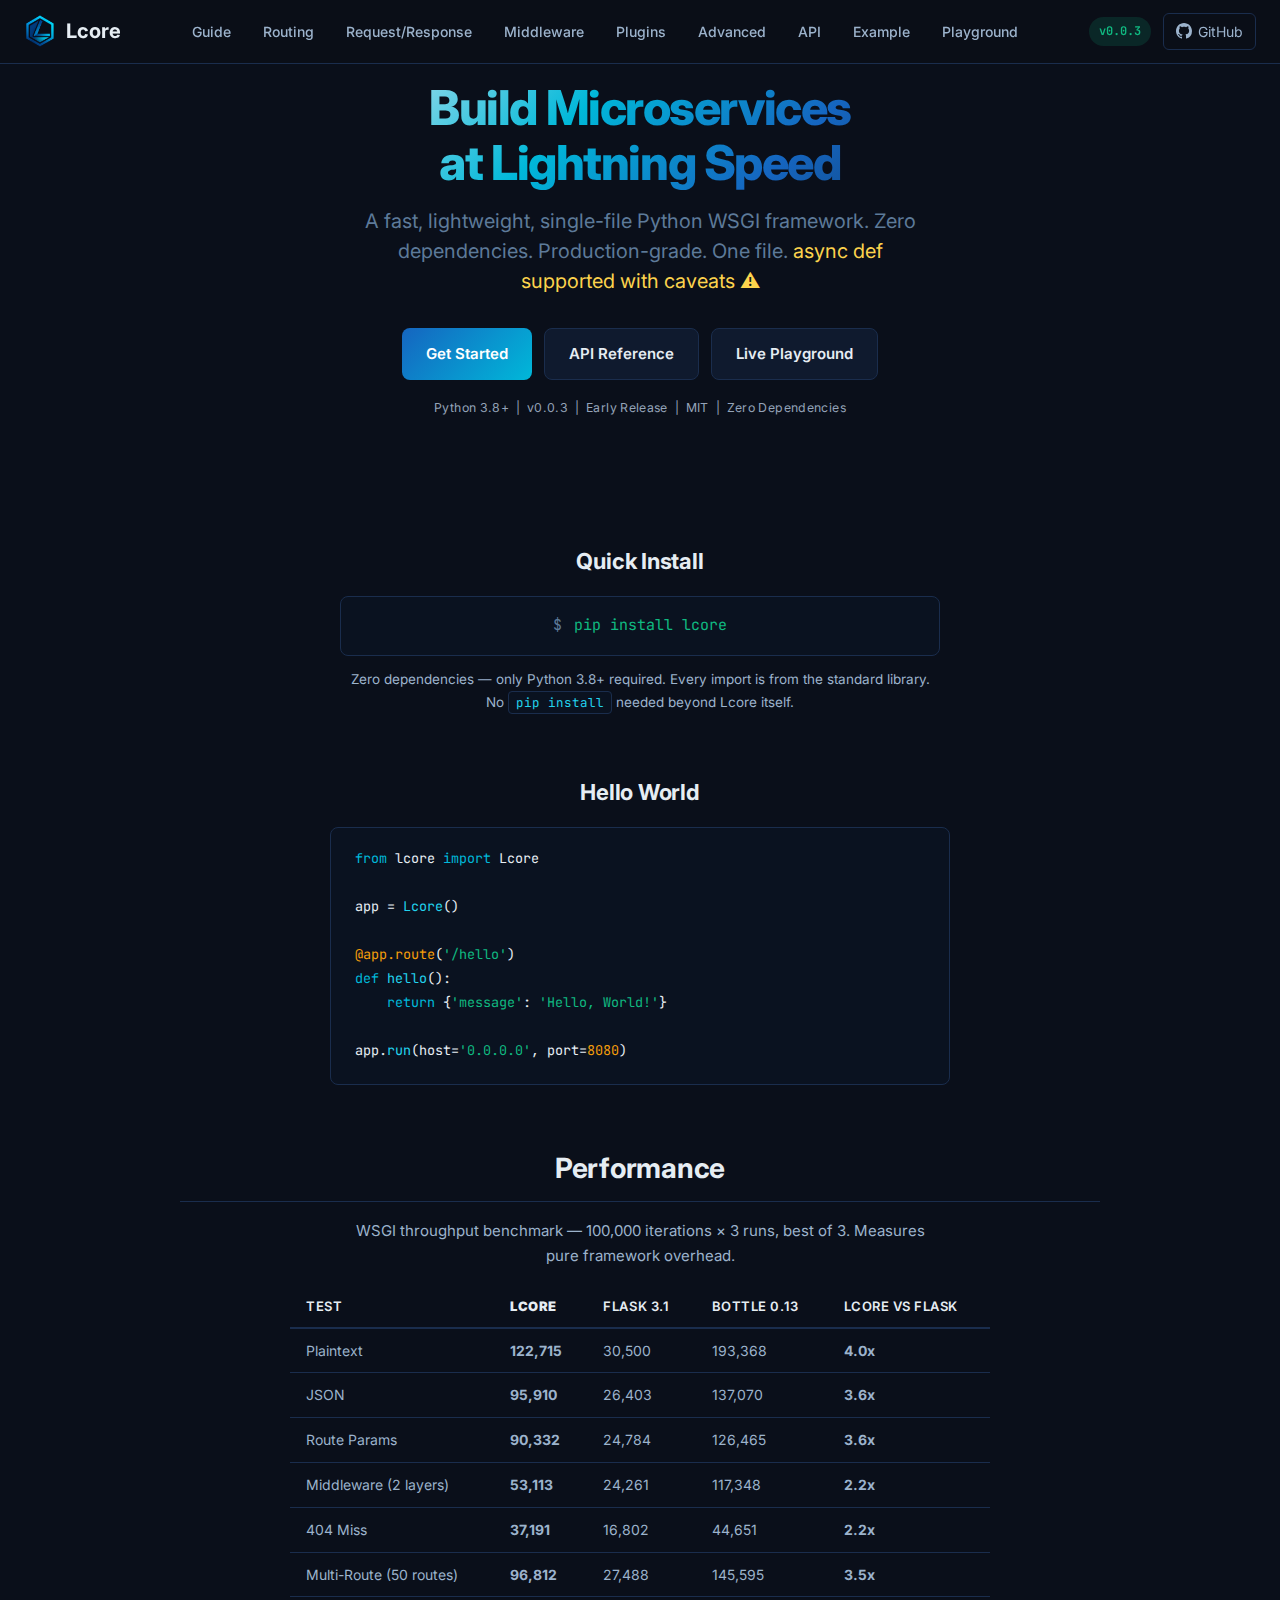
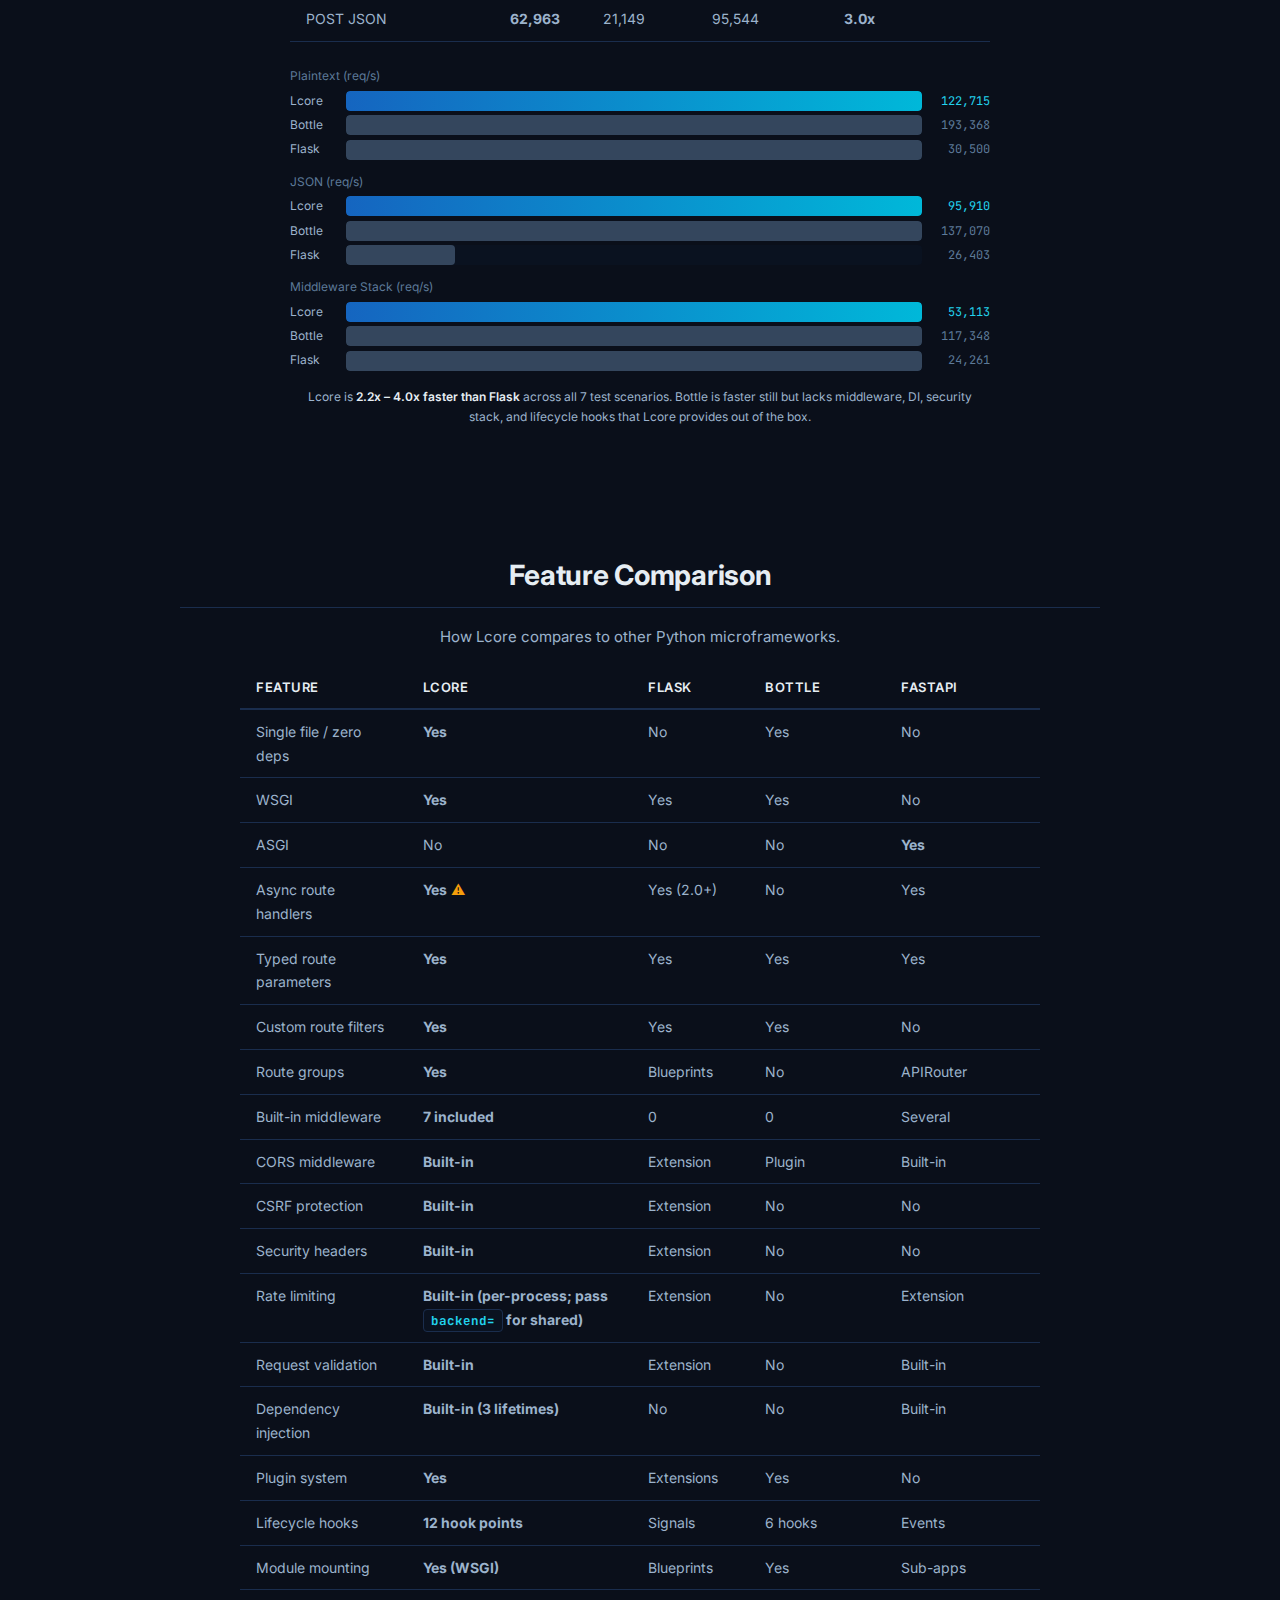
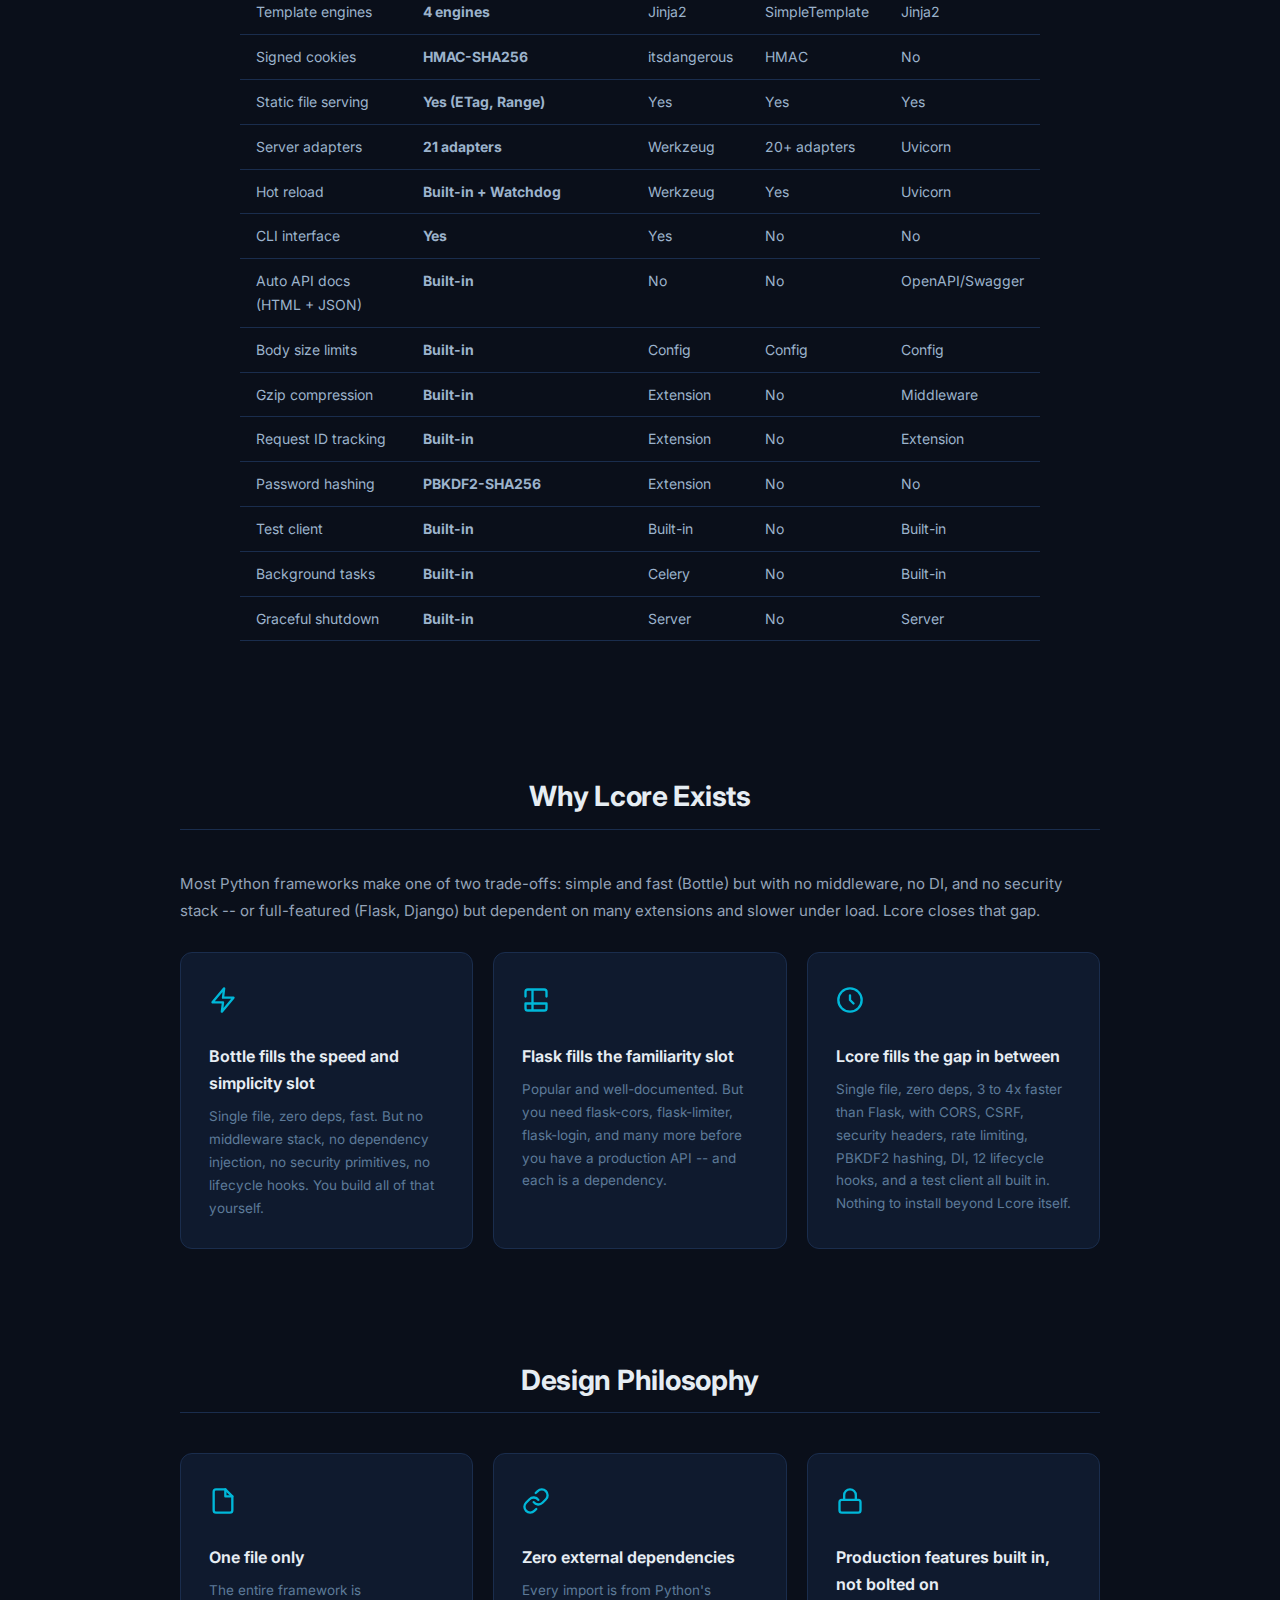
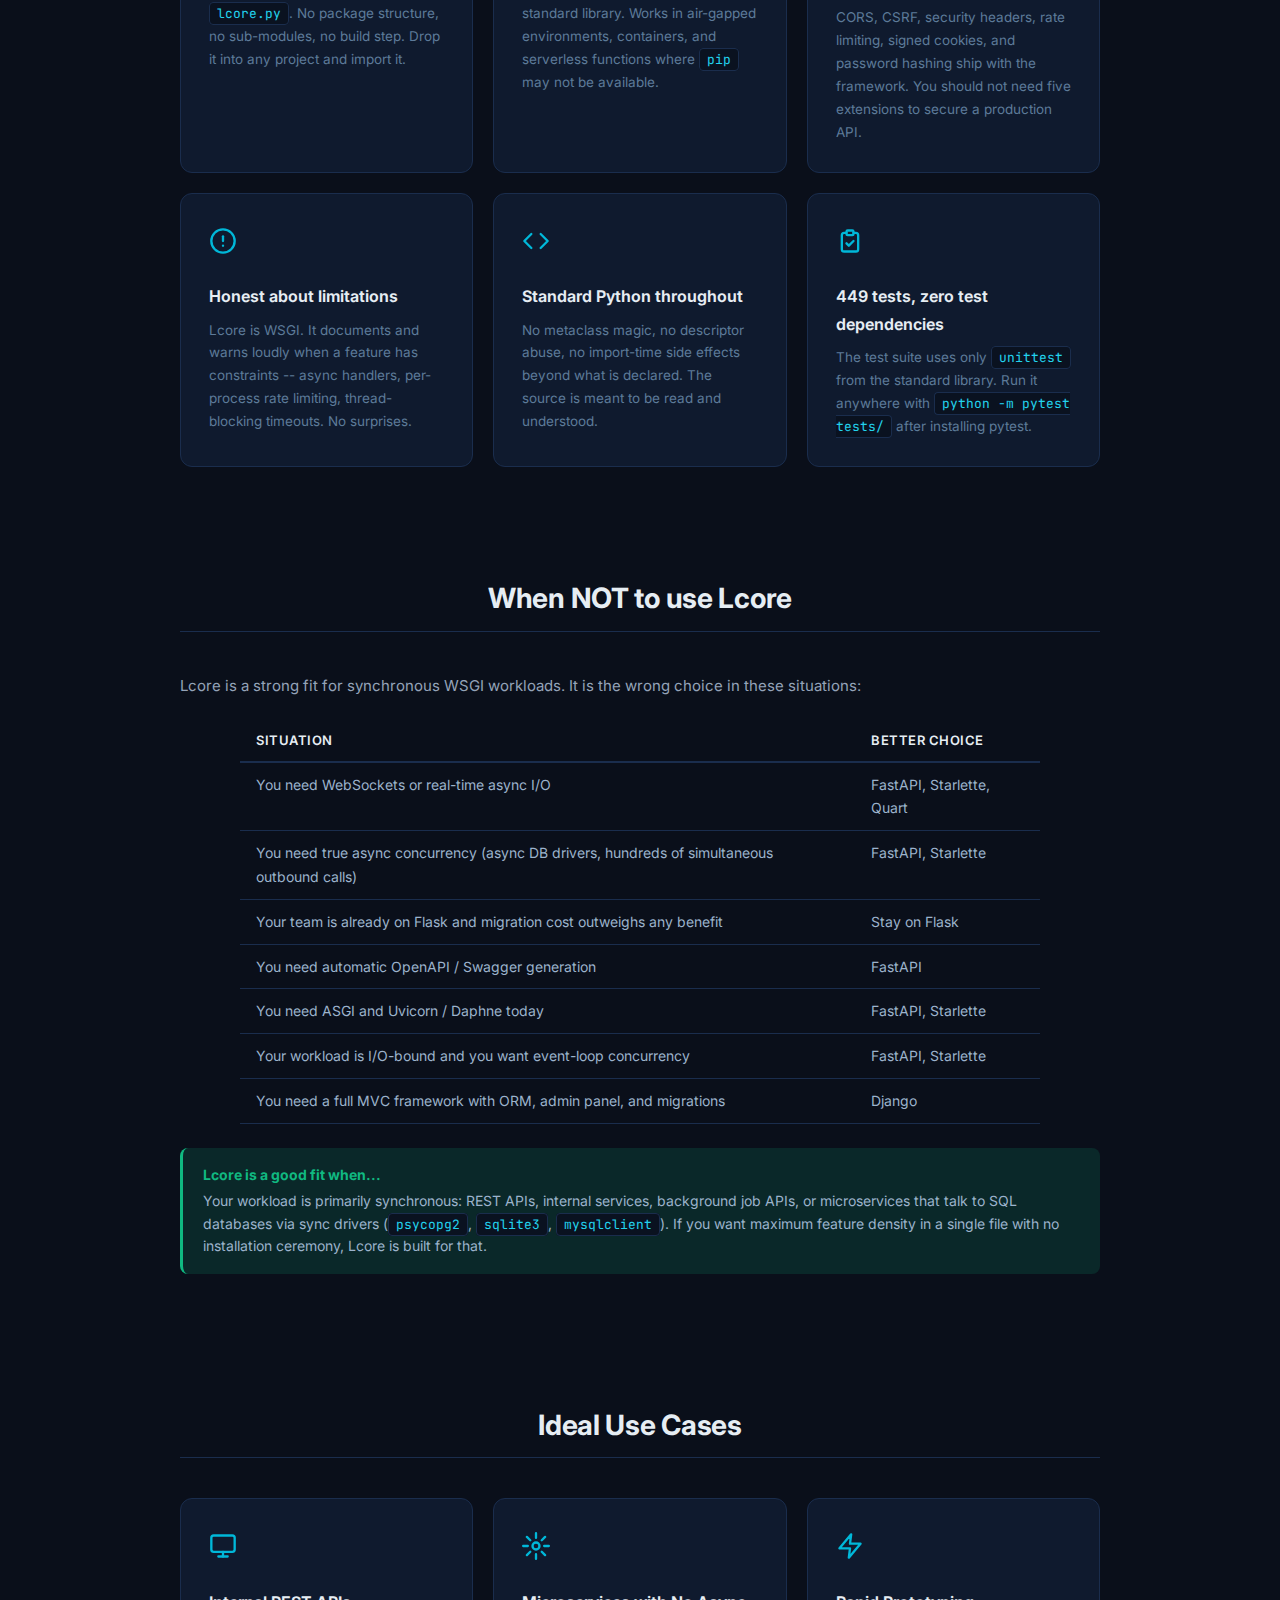
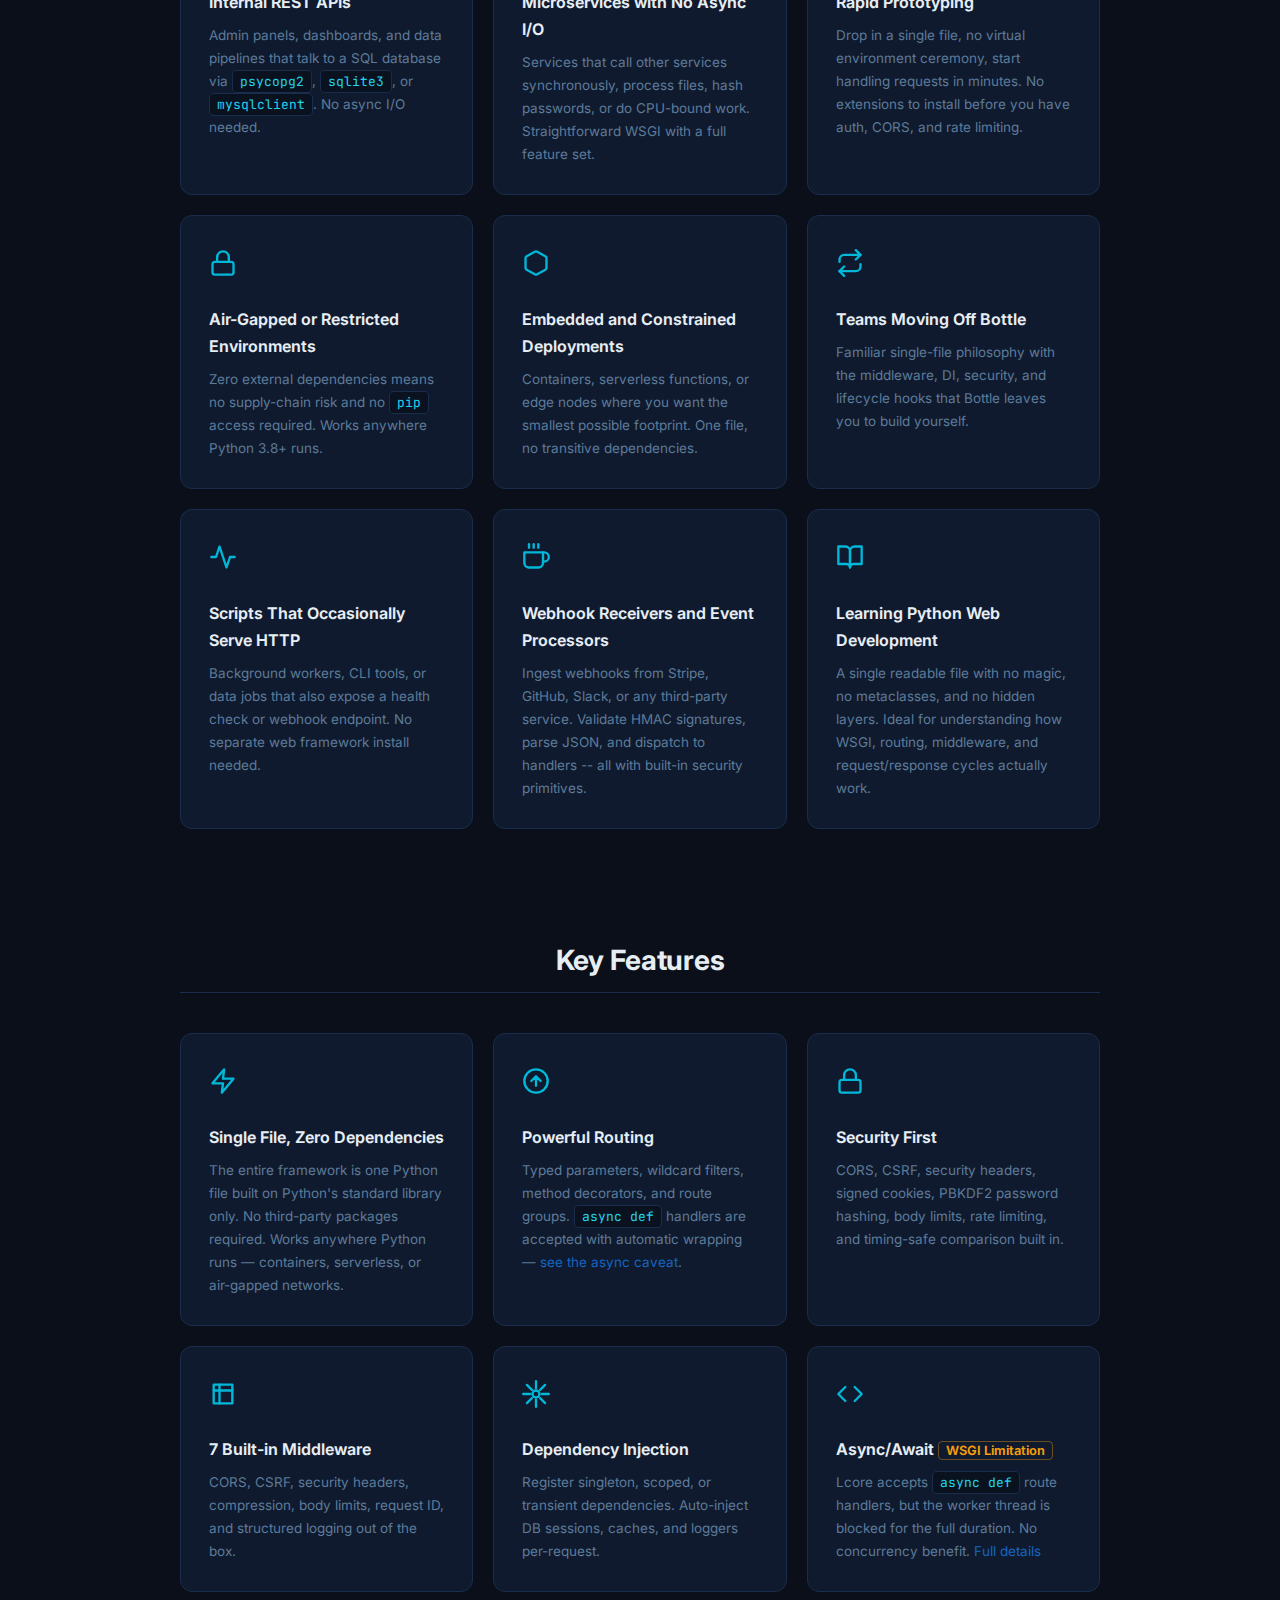
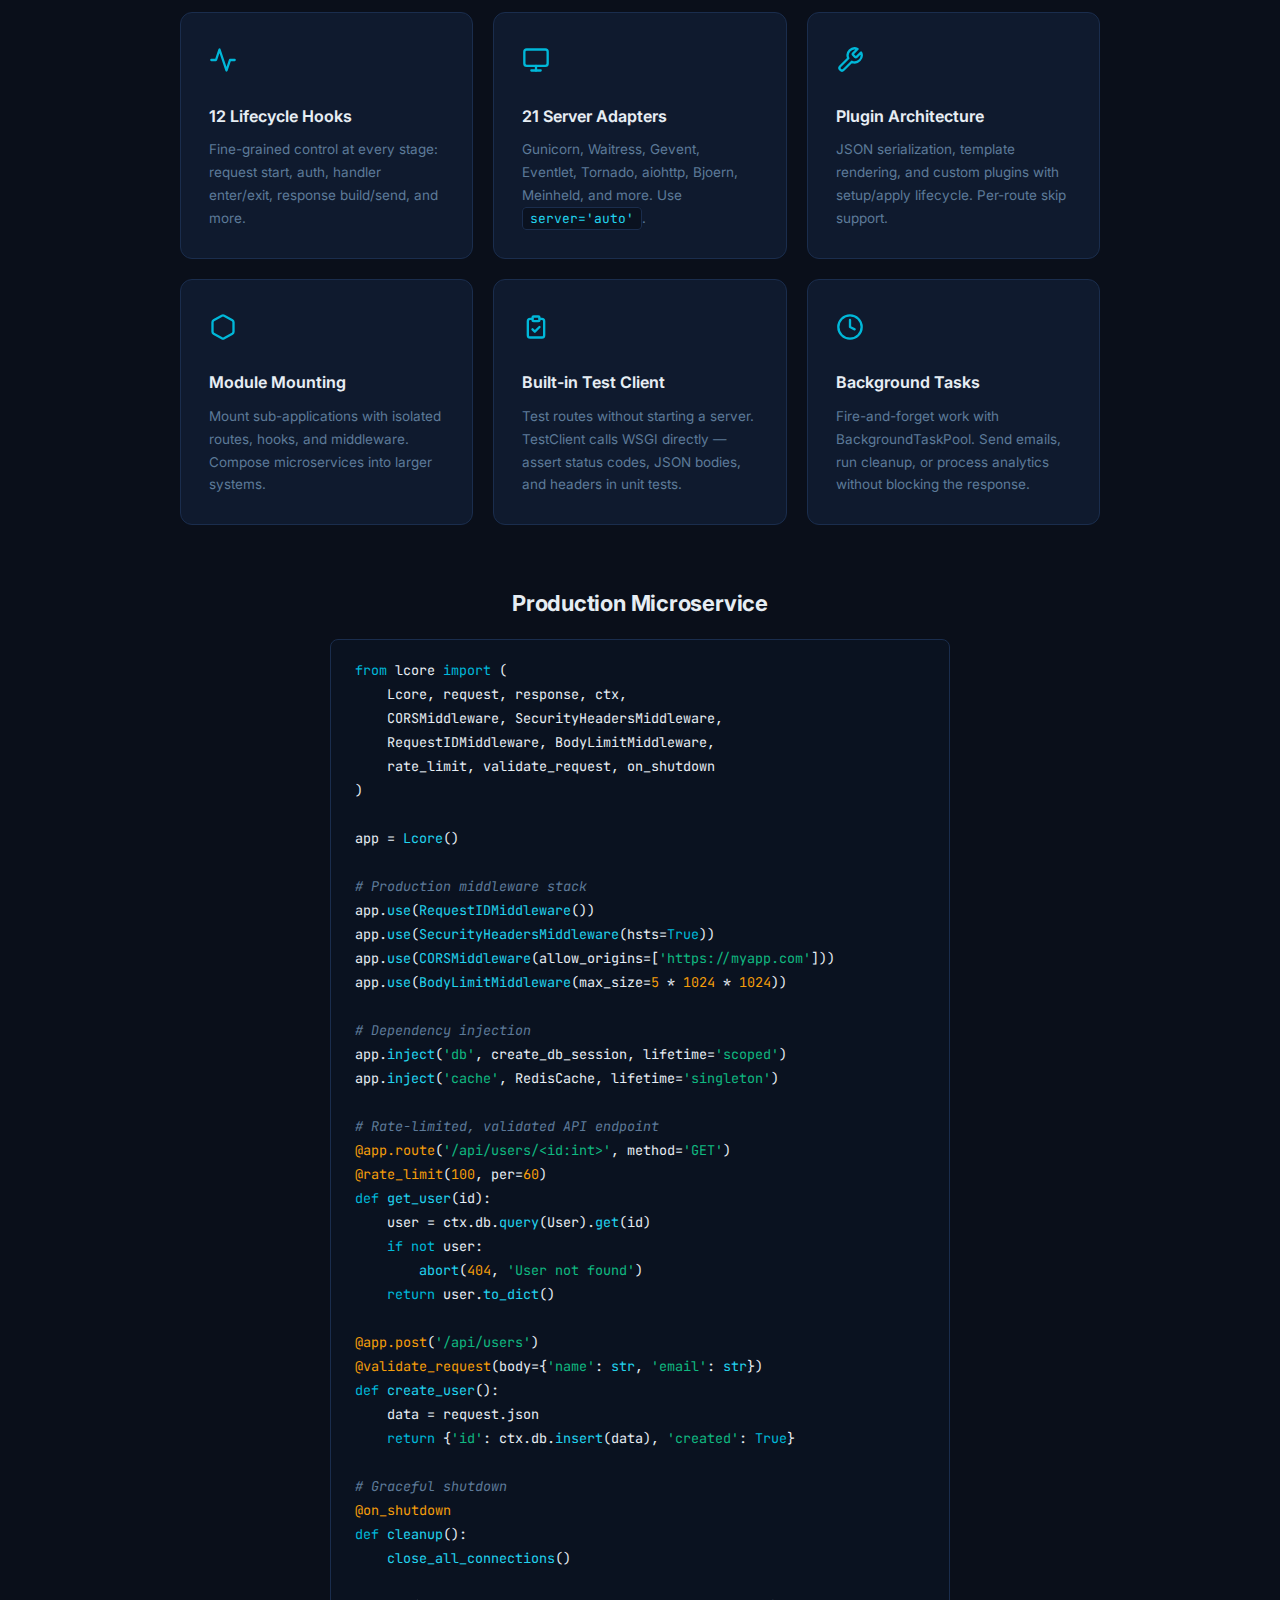
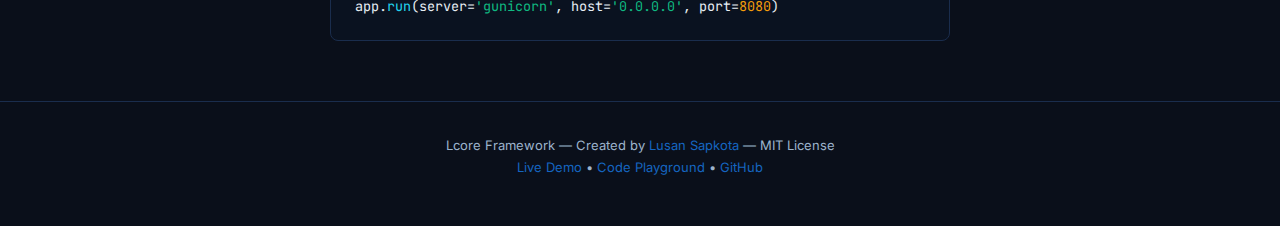
<file: docs/index.html>
<!DOCTYPE html>
<html lang="en">
<head>
  <meta charset="UTF-8">
  <meta name="viewport" content="width=device-width, initial-scale=1.0">
  <title>Lcore - Fast Python Microservice Framework</title>
  <link rel="preconnect" href="https://fonts.googleapis.com">
  <link href="https://fonts.googleapis.com/css2?family=Inter:wght@400;450;500;600;700;800&family=JetBrains+Mono:wght@400;500;600;700&display=swap" rel="stylesheet">
  <link rel="stylesheet" href="assets/style.css">
  <link rel="shortcut icon" href="lcore.png" type="image/x-icon">
</head>
<body class="index-page">

  <header class="site-header">
    <div class="header-inner">
      <a href="index.html" class="logo">
        <img src="lcore.png" alt="Lcore" class="logo-icon">
        Lcore
      </a>
      <nav class="header-nav">
        <a href="getting-started.html">Guide</a>
        <a href="routing.html">Routing</a>
        <a href="request-response.html">Request/Response</a>
        <a href="middleware.html">Middleware</a>
        <a href="plugins.html">Plugins</a>
        <a href="advanced.html">Advanced</a>
        <a href="api-reference.html">API</a>
        <a href="real-world-example.html">Example</a>
        <a href="https://play-lcore.lusansapkota.com.np/#code-playground">Playground</a>
      </nav>
      <div class="header-right">
        <span class="version-badge">v0.0.3</span>
        <a href="https://github.com/Lusan-sapkota/lcore" class="github-link">
          <svg width="16" height="16" viewBox="0 0 16 16" fill="currentColor"><path d="M8 0C3.58 0 0 3.58 0 8c0 3.54 2.29 6.53 5.47 7.59.4.07.55-.17.55-.38 0-.19-.01-.82-.01-1.49-2.01.37-2.53-.49-2.69-.94-.09-.23-.48-.94-.82-1.13-.28-.15-.68-.52-.01-.53.63-.01 1.08.58 1.23.82.72 1.21 1.87.87 2.33.66.07-.52.28-.87.51-1.07-1.78-.2-3.64-.89-3.64-3.95 0-.87.31-1.59.82-2.15-.08-.2-.36-1.02.08-2.12 0 0 .67-.21 2.2.82.64-.18 1.32-.27 2-.27.68 0 1.36.09 2 .27 1.53-1.04 2.2-.82 2.2-.82.44 1.1.16 1.92.08 2.12.51.56.82 1.27.82 2.15 0 3.07-1.87 3.75-3.65 3.95.29.25.54.73.54 1.48 0 1.07-.01 1.93-.01 2.2 0 .21.15.46.55.38A8.013 8.013 0 0016 8c0-4.42-3.58-8-8-8z"/></svg>
          GitHub
        </a>
        <button class="menu-toggle">&#9776;</button>
      </div>
    </div>
  </header>

  <div class="content">

    <!-- Hero -->
    <section class="hero">
      <h1>Build Microservices<br>at Lightning Speed</h1>
      <p class="tagline">
        A fast, lightweight, single-file Python WSGI framework. Zero dependencies. Production-grade. One file. <a href="routing.html#async-routes" style="color:#fcd34d">async def supported with caveats &#9888;</a>
      </p>
      <div class="hero-buttons">
        <a href="getting-started.html" class="btn btn-primary">Get Started</a>
        <a href="api-reference.html" class="btn btn-secondary">API Reference</a>
        <a href="https://play-lcore.lusansapkota.com.np/#code-playground" class="btn btn-secondary">Live Playground</a>
      </div>
      <p style="margin-top:18px;font-size:0.82em;color:#94a3b8;letter-spacing:0.03em">
        Python 3.8+ &nbsp;|&nbsp; v0.0.3 &nbsp;|&nbsp; Early Release &nbsp;|&nbsp; MIT &nbsp;|&nbsp; Zero Dependencies
      </p>
    </section>

    <!-- Install -->
    <section class="install-box">
      <h2>Quick Install</h2>
      <div class="install-cmd">
        <span class="prompt">$</span>
        pip install lcore
      </div>
      <p class="install-note">Zero dependencies &mdash; only Python 3.8+ required. Every import is from the standard library. No <code>pip install</code> needed beyond Lcore itself.</p>
    </section>

    <!-- Hello World -->
    <section class="section-centered">
      <h2>Hello World</h2>
      <pre><code>from lcore import Lcore

app = Lcore()

@app.route('/hello')
def hello():
    return {'message': 'Hello, World!'}

app.run(host='0.0.0.0', port=8080)</code></pre>
    </section>

    <!-- Performance -->
    <section class="features" id="performance">
      <h2>Performance</h2>
      <p class="perf-subtitle">WSGI throughput benchmark — 100,000 iterations &times; 3 runs, best of 3. Measures pure framework overhead.</p>

      <div class="perf-container">
        <table>
          <thead>
            <tr><th>Test</th><th><strong>Lcore</strong></th><th>Flask 3.1</th><th>Bottle 0.13</th><th>Lcore vs Flask</th></tr>
          </thead>
          <tbody>
            <tr><td>Plaintext</td><td><strong>122,715</strong></td><td>30,500</td><td>193,368</td><td><strong>4.0x</strong></td></tr>
            <tr><td>JSON</td><td><strong>95,910</strong></td><td>26,403</td><td>137,070</td><td><strong>3.6x</strong></td></tr>
            <tr><td>Route Params</td><td><strong>90,332</strong></td><td>24,784</td><td>126,465</td><td><strong>3.6x</strong></td></tr>
            <tr><td>Middleware (2 layers)</td><td><strong>53,113</strong></td><td>24,261</td><td>117,348</td><td><strong>2.2x</strong></td></tr>
            <tr><td>404 Miss</td><td><strong>37,191</strong></td><td>16,802</td><td>44,651</td><td><strong>2.2x</strong></td></tr>
            <tr><td>Multi-Route (50 routes)</td><td><strong>96,812</strong></td><td>27,488</td><td>145,595</td><td><strong>3.5x</strong></td></tr>
            <tr><td>POST JSON</td><td><strong>62,963</strong></td><td>21,149</td><td>95,544</td><td><strong>3.0x</strong></td></tr>
          </tbody>
        </table>

        <div class="perf-bars">
          <div class="perf-group">
            <div class="perf-group-label">Plaintext (req/s)</div>
            <div class="perf-row">
              <span class="perf-label">Lcore</span>
              <div class="perf-track"><div class="perf-bar primary w-63"></div></div>
              <span class="perf-value primary">122,715</span>
            </div>
            <div class="perf-row">
              <span class="perf-label">Bottle</span>
              <div class="perf-track"><div class="perf-bar muted w-full"></div></div>
              <span class="perf-value muted">193,368</span>
            </div>
            <div class="perf-row">
              <span class="perf-label">Flask</span>
              <div class="perf-track"><div class="perf-bar muted w-16"></div></div>
              <span class="perf-value muted">30,500</span>
            </div>
          </div>

          <div class="perf-group">
            <div class="perf-group-label">JSON (req/s)</div>
            <div class="perf-row">
              <span class="perf-label">Lcore</span>
              <div class="perf-track"><div class="perf-bar primary w-70"></div></div>
              <span class="perf-value primary">95,910</span>
            </div>
            <div class="perf-row">
              <span class="perf-label">Bottle</span>
              <div class="perf-track"><div class="perf-bar muted w-full"></div></div>
              <span class="perf-value muted">137,070</span>
            </div>
            <div class="perf-row">
              <span class="perf-label">Flask</span>
              <div class="perf-track"><div class="perf-bar muted w-19"></div></div>
              <span class="perf-value muted">26,403</span>
            </div>
          </div>

          <div class="perf-group">
            <div class="perf-group-label">Middleware Stack (req/s)</div>
            <div class="perf-row">
              <span class="perf-label">Lcore</span>
              <div class="perf-track"><div class="perf-bar primary w-45"></div></div>
              <span class="perf-value primary">53,113</span>
            </div>
            <div class="perf-row">
              <span class="perf-label">Bottle</span>
              <div class="perf-track"><div class="perf-bar muted w-full"></div></div>
              <span class="perf-value muted">117,348</span>
            </div>
            <div class="perf-row">
              <span class="perf-label">Flask</span>
              <div class="perf-track"><div class="perf-bar muted w-21"></div></div>
              <span class="perf-value muted">24,261</span>
            </div>
          </div>
        </div>

        <p class="perf-note">Lcore is <strong>2.2x – 4.0x faster than Flask</strong> across all 7 test scenarios. Bottle is faster still but lacks middleware, DI, security stack, and lifecycle hooks that Lcore provides out of the box.</p>
      </div>
    </section>

    <!-- Feature Comparison -->
    <section class="features" id="comparison">
      <h2>Feature Comparison</h2>
      <p class="comparison-subtitle">How Lcore compares to other Python microframeworks.</p>

      <div class="comparison-container">
        <table>
          <thead>
            <tr><th>Feature</th><th>Lcore</th><th>Flask</th><th>Bottle</th><th>FastAPI</th></tr>
          </thead>
          <tbody>
            <tr><td>Single file / zero deps</td><td><strong>Yes</strong></td><td>No</td><td>Yes</td><td>No</td></tr>
            <tr><td>WSGI</td><td><strong>Yes</strong></td><td>Yes</td><td>Yes</td><td>No</td></tr>
            <tr><td>ASGI</td><td>No</td><td>No</td><td>No</td><td><strong>Yes</strong></td></tr>
            <tr>
              <td>Async route handlers</td>
              <td><strong>Yes</strong> <span title="WSGI constraint: async handlers block the worker thread. No concurrency benefit. Loop-bound async libraries (httpx, aiohttp, asyncpg) will NOT work correctly. See routing docs." style="cursor:help;color:#f59e0b">&#9888;</span></td>
              <td>Yes (2.0+)</td><td>No</td><td>Yes</td>
            </tr>
            <tr><td>Typed route parameters</td><td><strong>Yes</strong></td><td>Yes</td><td>Yes</td><td>Yes</td></tr>
            <tr><td>Custom route filters</td><td><strong>Yes</strong></td><td>Yes</td><td>Yes</td><td>No</td></tr>
            <tr><td>Route groups</td><td><strong>Yes</strong></td><td>Blueprints</td><td>No</td><td>APIRouter</td></tr>
            <tr><td>Built-in middleware</td><td><strong>7 included</strong></td><td>0</td><td>0</td><td>Several</td></tr>
            <tr><td>CORS middleware</td><td><strong>Built-in</strong></td><td>Extension</td><td>Plugin</td><td>Built-in</td></tr>
            <tr><td>CSRF protection</td><td><strong>Built-in</strong></td><td>Extension</td><td>No</td><td>No</td></tr>
            <tr><td>Security headers</td><td><strong>Built-in</strong></td><td>Extension</td><td>No</td><td>No</td></tr>
            <tr><td>Rate limiting</td><td><strong>Built-in (per-process; pass <code>backend=</code> for shared)</strong></td><td>Extension</td><td>No</td><td>Extension</td></tr>
            <tr><td>Request validation</td><td><strong>Built-in</strong></td><td>Extension</td><td>No</td><td>Built-in</td></tr>
            <tr><td>Dependency injection</td><td><strong>Built-in (3 lifetimes)</strong></td><td>No</td><td>No</td><td>Built-in</td></tr>
            <tr><td>Plugin system</td><td><strong>Yes</strong></td><td>Extensions</td><td>Yes</td><td>No</td></tr>
            <tr><td>Lifecycle hooks</td><td><strong>12 hook points</strong></td><td>Signals</td><td>6 hooks</td><td>Events</td></tr>
            <tr><td>Module mounting</td><td><strong>Yes (WSGI)</strong></td><td>Blueprints</td><td>Yes</td><td>Sub-apps</td></tr>
            <tr><td>Template engines</td><td><strong>4 engines</strong></td><td>Jinja2</td><td>SimpleTemplate</td><td>Jinja2</td></tr>
            <tr><td>Signed cookies</td><td><strong>HMAC-SHA256</strong></td><td>itsdangerous</td><td>HMAC</td><td>No</td></tr>
            <tr><td>Static file serving</td><td><strong>Yes (ETag, Range)</strong></td><td>Yes</td><td>Yes</td><td>Yes</td></tr>
            <tr><td>Server adapters</td><td><strong>21 adapters</strong></td><td>Werkzeug</td><td>20+ adapters</td><td>Uvicorn</td></tr>
            <tr><td>Hot reload</td><td><strong>Built-in + Watchdog</strong></td><td>Werkzeug</td><td>Yes</td><td>Uvicorn</td></tr>
            <tr><td>CLI interface</td><td><strong>Yes</strong></td><td>Yes</td><td>No</td><td>No</td></tr>
            <tr><td>Auto API docs (HTML + JSON)</td><td><strong>Built-in</strong></td><td>No</td><td>No</td><td>OpenAPI/Swagger</td></tr>
            <tr><td>Body size limits</td><td><strong>Built-in</strong></td><td>Config</td><td>Config</td><td>Config</td></tr>
            <tr><td>Gzip compression</td><td><strong>Built-in</strong></td><td>Extension</td><td>No</td><td>Middleware</td></tr>
            <tr><td>Request ID tracking</td><td><strong>Built-in</strong></td><td>Extension</td><td>No</td><td>Extension</td></tr>
            <tr><td>Password hashing</td><td><strong>PBKDF2-SHA256</strong></td><td>Extension</td><td>No</td><td>No</td></tr>
            <tr><td>Test client</td><td><strong>Built-in</strong></td><td>Built-in</td><td>No</td><td>Built-in</td></tr>
            <tr><td>Background tasks</td><td><strong>Built-in</strong></td><td>Celery</td><td>No</td><td>Built-in</td></tr>
            <tr><td>Graceful shutdown</td><td><strong>Built-in</strong></td><td>Server</td><td>No</td><td>Server</td></tr>
          </tbody>
        </table>
      </div>
    </section>

    <!-- Why Lcore Exists -->
    <section class="features" id="why-lcore">
      <h2>Why Lcore Exists</h2>
      <p style="line-height:1.8;color:#94a3b8">Most Python frameworks make one of two trade-offs: simple and fast (Bottle) but with no middleware, no DI, and no security stack -- or full-featured (Flask, Django) but dependent on many extensions and slower under load. Lcore closes that gap.</p>
      <div class="feature-grid" style="margin-top:28px">
        <div class="feature">
          <div class="feature-icon">
            <svg width="28" height="28" viewBox="0 0 24 24" fill="none" stroke="#00B8D9" stroke-width="2" stroke-linecap="round" stroke-linejoin="round"><path d="M13 2L3 14h9l-1 8 10-12h-9l1-8z"/></svg>
          </div>
          <h3>Bottle fills the speed and simplicity slot</h3>
          <p>Single file, zero deps, fast. But no middleware stack, no dependency injection, no security primitives, no lifecycle hooks. You build all of that yourself.</p>
        </div>
        <div class="feature">
          <div class="feature-icon">
            <svg width="28" height="28" viewBox="0 0 24 24" fill="none" stroke="#00B8D9" stroke-width="2" stroke-linecap="round" stroke-linejoin="round"><path d="M9 3H5a2 2 0 00-2 2v4m6-6h10a2 2 0 012 2v4M9 3v18m0 0h10a2 2 0 002-2v-4M9 21H5a2 2 0 01-2-2v-4m0 0h18"/></svg>
          </div>
          <h3>Flask fills the familiarity slot</h3>
          <p>Popular and well-documented. But you need flask-cors, flask-limiter, flask-login, and many more before you have a production API -- and each is a dependency.</p>
        </div>
        <div class="feature">
          <div class="feature-icon">
            <svg width="28" height="28" viewBox="0 0 24 24" fill="none" stroke="#00B8D9" stroke-width="2" stroke-linecap="round" stroke-linejoin="round"><circle cx="12" cy="12" r="10"/><path d="M12 8v4l3 3"/></svg>
          </div>
          <h3>Lcore fills the gap in between</h3>
          <p>Single file, zero deps, 3 to 4x faster than Flask, with CORS, CSRF, security headers, rate limiting, PBKDF2 hashing, DI, 12 lifecycle hooks, and a test client all built in. Nothing to install beyond Lcore itself.</p>
        </div>
      </div>
    </section>

    <!-- Design Philosophy -->
    <section class="features" id="design-philosophy">
      <h2>Design Philosophy</h2>
      <div class="feature-grid">
        <div class="feature">
          <div class="feature-icon">
            <svg width="28" height="28" viewBox="0 0 24 24" fill="none" stroke="#00B8D9" stroke-width="2" stroke-linecap="round" stroke-linejoin="round"><path d="M14 2H6a2 2 0 00-2 2v16a2 2 0 002 2h12a2 2 0 002-2V8z"/><polyline points="14 2 14 8 20 8"/></svg>
          </div>
          <h3>One file only</h3>
          <p>The entire framework is <code>lcore.py</code>. No package structure, no sub-modules, no build step. Drop it into any project and import it.</p>
        </div>
        <div class="feature">
          <div class="feature-icon">
            <svg width="28" height="28" viewBox="0 0 24 24" fill="none" stroke="#00B8D9" stroke-width="2" stroke-linecap="round" stroke-linejoin="round"><path d="M10 13a5 5 0 007.54.54l3-3a5 5 0 00-7.07-7.07l-1.72 1.71"/><path d="M14 11a5 5 0 00-7.54-.54l-3 3a5 5 0 007.07 7.07l1.71-1.71"/></svg>
          </div>
          <h3>Zero external dependencies</h3>
          <p>Every import is from Python's standard library. Works in air-gapped environments, containers, and serverless functions where <code>pip</code> may not be available.</p>
        </div>
        <div class="feature">
          <div class="feature-icon">
            <svg width="28" height="28" viewBox="0 0 24 24" fill="none" stroke="#00B8D9" stroke-width="2" stroke-linecap="round" stroke-linejoin="round"><rect x="3" y="11" width="18" height="11" rx="2" ry="2"/><path d="M7 11V7a5 5 0 0110 0v4"/></svg>
          </div>
          <h3>Production features built in, not bolted on</h3>
          <p>CORS, CSRF, security headers, rate limiting, signed cookies, and password hashing ship with the framework. You should not need five extensions to secure a production API.</p>
        </div>
        <div class="feature">
          <div class="feature-icon">
            <svg width="28" height="28" viewBox="0 0 24 24" fill="none" stroke="#00B8D9" stroke-width="2" stroke-linecap="round" stroke-linejoin="round"><circle cx="12" cy="12" r="10"/><line x1="12" y1="8" x2="12" y2="12"/><line x1="12" y1="16" x2="12.01" y2="16"/></svg>
          </div>
          <h3>Honest about limitations</h3>
          <p>Lcore is WSGI. It documents and warns loudly when a feature has constraints -- async handlers, per-process rate limiting, thread-blocking timeouts. No surprises.</p>
        </div>
        <div class="feature">
          <div class="feature-icon">
            <svg width="28" height="28" viewBox="0 0 24 24" fill="none" stroke="#00B8D9" stroke-width="2" stroke-linecap="round" stroke-linejoin="round"><polyline points="16 18 22 12 16 6"/><polyline points="8 6 2 12 8 18"/></svg>
          </div>
          <h3>Standard Python throughout</h3>
          <p>No metaclass magic, no descriptor abuse, no import-time side effects beyond what is declared. The source is meant to be read and understood.</p>
        </div>
        <div class="feature">
          <div class="feature-icon">
            <svg width="28" height="28" viewBox="0 0 24 24" fill="none" stroke="#00B8D9" stroke-width="2" stroke-linecap="round" stroke-linejoin="round"><path d="M9 5H7a2 2 0 00-2 2v12a2 2 0 002 2h10a2 2 0 002-2V7a2 2 0 00-2-2h-2"/><rect x="9" y="3" width="6" height="4" rx="1"/><path d="M9 14l2 2 4-4"/></svg>
          </div>
          <h3>449 tests, zero test dependencies</h3>
          <p>The test suite uses only <code>unittest</code> from the standard library. Run it anywhere with <code>python -m pytest tests/</code> after installing pytest.</p>
        </div>
      </div>
    </section>

    <!-- When NOT to use Lcore -->
    <section class="features" id="when-not-to-use">
      <h2>When NOT to use Lcore</h2>
      <p style="max-width:720px;line-height:1.8;color:#94a3b8;margin-bottom:20px">Lcore is a strong fit for synchronous WSGI workloads. It is the wrong choice in these situations:</p>
      <div class="comparison-container">
        <table>
          <thead>
            <tr><th>Situation</th><th>Better choice</th></tr>
          </thead>
          <tbody>
            <tr><td>You need WebSockets or real-time async I/O</td><td>FastAPI, Starlette, Quart</td></tr>
            <tr><td>You need true async concurrency (async DB drivers, hundreds of simultaneous outbound calls)</td><td>FastAPI, Starlette</td></tr>
            <tr><td>Your team is already on Flask and migration cost outweighs any benefit</td><td>Stay on Flask</td></tr>
            <tr><td>You need automatic OpenAPI / Swagger generation</td><td>FastAPI</td></tr>
            <tr><td>You need ASGI and Uvicorn / Daphne today</td><td>FastAPI, Starlette</td></tr>
            <tr><td>Your workload is I/O-bound and you want event-loop concurrency</td><td>FastAPI, Starlette</td></tr>
            <tr><td>You need a full MVC framework with ORM, admin panel, and migrations</td><td>Django</td></tr>
          </tbody>
        </table>
      </div>
      <div class="info-box tip" style="margin-top:20px">
        <strong>Lcore is a good fit when...</strong>
        <p>Your workload is primarily synchronous: REST APIs, internal services, background job APIs, or microservices that talk to SQL databases via sync drivers (<code>psycopg2</code>, <code>sqlite3</code>, <code>mysqlclient</code>). If you want maximum feature density in a single file with no installation ceremony, Lcore is built for that.</p>
      </div>
    </section>

    <!-- Ideal Use Cases -->
    <section class="features" id="ideal-use-cases">
      <h2>Ideal Use Cases</h2>
      <div class="feature-grid">
        <div class="feature">
          <div class="feature-icon">
            <svg width="28" height="28" viewBox="0 0 24 24" fill="none" stroke="#00B8D9" stroke-width="2" stroke-linecap="round" stroke-linejoin="round"><rect x="2" y="3" width="20" height="14" rx="2"/><line x1="8" y1="21" x2="16" y2="21"/><line x1="12" y1="17" x2="12" y2="21"/></svg>
          </div>
          <h3>Internal REST APIs</h3>
          <p>Admin panels, dashboards, and data pipelines that talk to a SQL database via <code>psycopg2</code>, <code>sqlite3</code>, or <code>mysqlclient</code>. No async I/O needed.</p>
        </div>
        <div class="feature">
          <div class="feature-icon">
            <svg width="28" height="28" viewBox="0 0 24 24" fill="none" stroke="#00B8D9" stroke-width="2" stroke-linecap="round" stroke-linejoin="round"><circle cx="12" cy="12" r="3"/><path d="M12 1v4M12 19v4M4.22 4.22l2.83 2.83M16.95 16.95l2.83 2.83M1 12h4M19 12h4M4.22 19.78l2.83-2.83M16.95 7.05l2.83-2.83"/></svg>
          </div>
          <h3>Microservices with No Async I/O</h3>
          <p>Services that call other services synchronously, process files, hash passwords, or do CPU-bound work. Straightforward WSGI with a full feature set.</p>
        </div>
        <div class="feature">
          <div class="feature-icon">
            <svg width="28" height="28" viewBox="0 0 24 24" fill="none" stroke="#00B8D9" stroke-width="2" stroke-linecap="round" stroke-linejoin="round"><path d="M13 2L3 14h9l-1 8 10-12h-9l1-8z"/></svg>
          </div>
          <h3>Rapid Prototyping</h3>
          <p>Drop in a single file, no virtual environment ceremony, start handling requests in minutes. No extensions to install before you have auth, CORS, and rate limiting.</p>
        </div>
        <div class="feature">
          <div class="feature-icon">
            <svg width="28" height="28" viewBox="0 0 24 24" fill="none" stroke="#00B8D9" stroke-width="2" stroke-linecap="round" stroke-linejoin="round"><rect x="3" y="11" width="18" height="11" rx="2" ry="2"/><path d="M7 11V7a5 5 0 0110 0v4"/></svg>
          </div>
          <h3>Air-Gapped or Restricted Environments</h3>
          <p>Zero external dependencies means no supply-chain risk and no <code>pip</code> access required. Works anywhere Python 3.8+ runs.</p>
        </div>
        <div class="feature">
          <div class="feature-icon">
            <svg width="28" height="28" viewBox="0 0 24 24" fill="none" stroke="#00B8D9" stroke-width="2" stroke-linecap="round" stroke-linejoin="round"><path d="M21 16V8a2 2 0 00-1-1.73l-7-4a2 2 0 00-2 0l-7 4A2 2 0 003 8v8a2 2 0 001 1.73l7 4a2 2 0 002 0l7-4A2 2 0 0021 16z"/></svg>
          </div>
          <h3>Embedded and Constrained Deployments</h3>
          <p>Containers, serverless functions, or edge nodes where you want the smallest possible footprint. One file, no transitive dependencies.</p>
        </div>
        <div class="feature">
          <div class="feature-icon">
            <svg width="28" height="28" viewBox="0 0 24 24" fill="none" stroke="#00B8D9" stroke-width="2" stroke-linecap="round" stroke-linejoin="round"><polyline points="17 1 21 5 17 9"/><path d="M3 11V9a4 4 0 014-4h14M7 23l-4-4 4-4"/><path d="M21 13v2a4 4 0 01-4 4H3"/></svg>
          </div>
          <h3>Teams Moving Off Bottle</h3>
          <p>Familiar single-file philosophy with the middleware, DI, security, and lifecycle hooks that Bottle leaves you to build yourself.</p>
        </div>
        <div class="feature">
          <div class="feature-icon">
            <svg width="28" height="28" viewBox="0 0 24 24" fill="none" stroke="#00B8D9" stroke-width="2" stroke-linecap="round" stroke-linejoin="round"><polyline points="22 12 18 12 15 21 9 3 6 12 2 12"/></svg>
          </div>
          <h3>Scripts That Occasionally Serve HTTP</h3>
          <p>Background workers, CLI tools, or data jobs that also expose a health check or webhook endpoint. No separate web framework install needed.</p>
        </div>
        <div class="feature">
          <div class="feature-icon">
            <svg width="28" height="28" viewBox="0 0 24 24" fill="none" stroke="#00B8D9" stroke-width="2" stroke-linecap="round" stroke-linejoin="round"><path d="M18 8h1a4 4 0 010 8h-1"/><path d="M2 8h16v9a4 4 0 01-4 4H6a4 4 0 01-4-4V8z"/><line x1="6" y1="1" x2="6" y2="4"/><line x1="10" y1="1" x2="10" y2="4"/><line x1="14" y1="1" x2="14" y2="4"/></svg>
          </div>
          <h3>Webhook Receivers and Event Processors</h3>
          <p>Ingest webhooks from Stripe, GitHub, Slack, or any third-party service. Validate HMAC signatures, parse JSON, and dispatch to handlers -- all with built-in security primitives.</p>
        </div>
        <div class="feature">
          <div class="feature-icon">
            <svg width="28" height="28" viewBox="0 0 24 24" fill="none" stroke="#00B8D9" stroke-width="2" stroke-linecap="round" stroke-linejoin="round"><path d="M2 3h6a4 4 0 014 4v14a3 3 0 00-3-3H2z"/><path d="M22 3h-6a4 4 0 00-4 4v14a3 3 0 013-3h7z"/></svg>
          </div>
          <h3>Learning Python Web Development</h3>
          <p>A single readable file with no magic, no metaclasses, and no hidden layers. Ideal for understanding how WSGI, routing, middleware, and request/response cycles actually work.</p>
        </div>
      </div>
    </section>

    <!-- Features Grid -->
    <section class="features" id="features">
      <h2>Key Features</h2>
      <div class="feature-grid">
        <div class="feature">
          <div class="feature-icon">
            <svg width="28" height="28" viewBox="0 0 24 24" fill="none" stroke="#00B8D9" stroke-width="2" stroke-linecap="round" stroke-linejoin="round"><path d="M13 2L3 14h9l-1 8 10-12h-9l1-8z"/></svg>
          </div>
          <h3>Single File, Zero Dependencies</h3>
          <p>The entire framework is one Python file built on Python's standard library only. No third-party packages required. Works anywhere Python runs &mdash; containers, serverless, or air-gapped networks.</p>
        </div>
        <div class="feature">
          <div class="feature-icon">
            <svg width="28" height="28" viewBox="0 0 24 24" fill="none" stroke="#00B8D9" stroke-width="2" stroke-linecap="round" stroke-linejoin="round"><circle cx="12" cy="12" r="10"/><path d="M16 12l-4-4-4 4M12 16V8"/></svg>
          </div>
          <h3>Powerful Routing</h3>
          <p>Typed parameters, wildcard filters, method decorators, and route groups. <code>async def</code> handlers are accepted with automatic wrapping &mdash; <a href="routing.html#async-routes">see the async caveat</a>.</p>
        </div>
        <div class="feature">
          <div class="feature-icon">
            <svg width="28" height="28" viewBox="0 0 24 24" fill="none" stroke="#00B8D9" stroke-width="2" stroke-linecap="round" stroke-linejoin="round"><rect x="3" y="11" width="18" height="11" rx="2" ry="2"/><path d="M7 11V7a5 5 0 0110 0v4"/></svg>
          </div>
          <h3>Security First</h3>
          <p>CORS, CSRF, security headers, signed cookies, PBKDF2 password hashing, body limits, rate limiting, and timing-safe comparison built in.</p>
        </div>
        <div class="feature">
          <div class="feature-icon">
            <svg width="28" height="28" viewBox="0 0 24 24" fill="none" stroke="#00B8D9" stroke-width="2" stroke-linecap="round" stroke-linejoin="round"><path d="M4 4h16v16H4z"/><path d="M4 9h16M9 4v16"/></svg>
          </div>
          <h3>7 Built-in Middleware</h3>
          <p>CORS, CSRF, security headers, compression, body limits, request ID, and structured logging out of the box.</p>
        </div>
        <div class="feature">
          <div class="feature-icon">
            <svg width="28" height="28" viewBox="0 0 24 24" fill="none" stroke="#00B8D9" stroke-width="2" stroke-linecap="round" stroke-linejoin="round"><circle cx="12" cy="12" r="3"/><path d="M12 1v6M12 17v6M4.22 4.22l4.24 4.24M15.54 15.54l4.24 4.24M1 12h6M17 12h6M4.22 19.78l4.24-4.24M15.54 8.46l4.24-4.24"/></svg>
          </div>
          <h3>Dependency Injection</h3>
          <p>Register singleton, scoped, or transient dependencies. Auto-inject DB sessions, caches, and loggers per-request.</p>
        </div>
        <div class="feature">
          <div class="feature-icon">
            <svg width="28" height="28" viewBox="0 0 24 24" fill="none" stroke="#00B8D9" stroke-width="2" stroke-linecap="round" stroke-linejoin="round"><polyline points="16 18 22 12 16 6"/><polyline points="8 6 2 12 8 18"/></svg>
          </div>
          <h3>Async/Await <span
              id="wsgi-badge"
              onclick="(function(){var p=document.getElementById('lcore-asgi-soon');p.style.display=p.style.display==='none'?'block':'none';})()"
              title="Click to see what is coming"
              style="font-size:0.8em;color:#f59e0b;border:1px solid rgba(245,158,11,0.4);border-radius:4px;padding:1px 7px;cursor:pointer;user-select:none;transition:background 0.15s"
              onmouseover="this.style.background='rgba(245,158,11,0.12)'"
              onmouseout="this.style.background='transparent'"
            >WSGI Limitation</span></h3>
          <p>
            Lcore accepts <code>async def</code> route handlers, but the worker thread is blocked
            for the full duration. No concurrency benefit.
            <a href="routing.html#async-routes">Full details</a>
          </p>
          <div id="lcore-asgi-soon" style="display:none;margin-top:10px;padding:10px 12px;background:rgba(16,185,129,0.08);border-left:3px solid #10b981;border-radius:4px;font-size:0.88em;line-height:1.6">
            <strong style="font-size:1em">Coming Soon: <code>lcore-asgi</code></strong>
            <p style="margin:5px 0 0">A companion library bringing full ASGI support to the Lcore ecosystem: WebSockets, true async I/O, persistent event loop, HTTP/2, Server-Sent Events, and full compatibility with async libraries like <code>asyncpg</code>, <code>httpx</code>, and <code>aiohttp</code>. Same familiar Lcore API.</p>
          </div>
        </div>
        <div class="feature">
          <div class="feature-icon">
            <svg width="28" height="28" viewBox="0 0 24 24" fill="none" stroke="#00B8D9" stroke-width="2" stroke-linecap="round" stroke-linejoin="round"><path d="M22 12h-4l-3 9L9 3l-3 9H2"/></svg>
          </div>
          <h3>12 Lifecycle Hooks</h3>
          <p>Fine-grained control at every stage: request start, auth, handler enter/exit, response build/send, and more.</p>
        </div>
        <div class="feature">
          <div class="feature-icon">
            <svg width="28" height="28" viewBox="0 0 24 24" fill="none" stroke="#00B8D9" stroke-width="2" stroke-linecap="round" stroke-linejoin="round"><rect x="2" y="3" width="20" height="14" rx="2" ry="2"/><line x1="8" y1="21" x2="16" y2="21"/><line x1="12" y1="17" x2="12" y2="21"/></svg>
          </div>
          <h3>21 Server Adapters</h3>
          <p>Gunicorn, Waitress, Gevent, Eventlet, Tornado, aiohttp, Bjoern, Meinheld, and more. Use <code>server='auto'</code>.</p>
        </div>
        <div class="feature">
          <div class="feature-icon">
            <svg width="28" height="28" viewBox="0 0 24 24" fill="none" stroke="#00B8D9" stroke-width="2" stroke-linecap="round" stroke-linejoin="round"><path d="M14.7 6.3a1 1 0 000 1.4l1.6 1.6a1 1 0 001.4 0l3.77-3.77a6 6 0 01-7.94 7.94l-6.91 6.91a2.12 2.12 0 01-3-3l6.91-6.91a6 6 0 017.94-7.94l-3.76 3.76z"/></svg>
          </div>
          <h3>Plugin Architecture</h3>
          <p>JSON serialization, template rendering, and custom plugins with setup/apply lifecycle. Per-route skip support.</p>
        </div>
        <div class="feature">
          <div class="feature-icon">
            <svg width="28" height="28" viewBox="0 0 24 24" fill="none" stroke="#00B8D9" stroke-width="2" stroke-linecap="round" stroke-linejoin="round"><path d="M21 16V8a2 2 0 00-1-1.73l-7-4a2 2 0 00-2 0l-7 4A2 2 0 003 8v8a2 2 0 001 1.73l7 4a2 2 0 002 0l7-4A2 2 0 0021 16z"/></svg>
          </div>
          <h3>Module Mounting</h3>
          <p>Mount sub-applications with isolated routes, hooks, and middleware. Compose microservices into larger systems.</p>
        </div>
        <div class="feature">
          <div class="feature-icon">
            <svg width="28" height="28" viewBox="0 0 24 24" fill="none" stroke="#00B8D9" stroke-width="2" stroke-linecap="round" stroke-linejoin="round"><path d="M9 5H7a2 2 0 00-2 2v12a2 2 0 002 2h10a2 2 0 002-2V7a2 2 0 00-2-2h-2"/><rect x="9" y="3" width="6" height="4" rx="1"/><path d="M9 14l2 2 4-4"/></svg>
          </div>
          <h3>Built-in Test Client</h3>
          <p>Test routes without starting a server. TestClient calls WSGI directly &mdash; assert status codes, JSON bodies, and headers in unit tests.</p>
        </div>
        <div class="feature">
          <div class="feature-icon">
            <svg width="28" height="28" viewBox="0 0 24 24" fill="none" stroke="#00B8D9" stroke-width="2" stroke-linecap="round" stroke-linejoin="round"><circle cx="12" cy="12" r="10"/><polyline points="12 6 12 12 16 14"/></svg>
          </div>
          <h3>Background Tasks</h3>
          <p>Fire-and-forget work with BackgroundTaskPool. Send emails, run cleanup, or process analytics without blocking the response.</p>
        </div>
      </div>
    </section>

    <!-- Production Example -->
    <section class="section-centered">
      <h2>Production Microservice</h2>
      <pre><code>from lcore import (
    Lcore, request, response, ctx,
    CORSMiddleware, SecurityHeadersMiddleware,
    RequestIDMiddleware, BodyLimitMiddleware,
    rate_limit, validate_request, on_shutdown
)

app = Lcore()

# Production middleware stack
app.use(RequestIDMiddleware())
app.use(SecurityHeadersMiddleware(hsts=True))
app.use(CORSMiddleware(allow_origins=['https://myapp.com']))
app.use(BodyLimitMiddleware(max_size=5 * 1024 * 1024))

# Dependency injection
app.inject('db', create_db_session, lifetime='scoped')
app.inject('cache', RedisCache, lifetime='singleton')

# Rate-limited, validated API endpoint
@app.route('/api/users/&lt;id:int&gt;', method='GET')
@rate_limit(100, per=60)
def get_user(id):
    user = ctx.db.query(User).get(id)
    if not user:
        abort(404, 'User not found')
    return user.to_dict()

@app.post('/api/users')
@validate_request(body={'name': str, 'email': str})
def create_user():
    data = request.json
    return {'id': ctx.db.insert(data), 'created': True}

# Graceful shutdown
@on_shutdown
def cleanup():
    close_all_connections()

app.run(server='gunicorn', host='0.0.0.0', port=8080)</code></pre>
    </section>

    <footer class="site-footer">
      <p>
        Lcore Framework &mdash; Created by <a href="https://lusansapkota.com.np" target="_blank" rel="noopener noreferrer">Lusan Sapkota</a> &mdash; MIT License
        <br>
        <a href="https://play-lcore.lusansapkota.com.np">Live Demo</a> &bull;
        <a href="https://play-lcore.lusansapkota.com.np/#code-playground">Code Playground</a> &bull;
        <a href="https://github.com/Lusan-sapkota/lcore">GitHub</a>
      </p>
    </footer>

  </div>

  <script src="assets/script.js"></script>
</body>
</html>
</file>
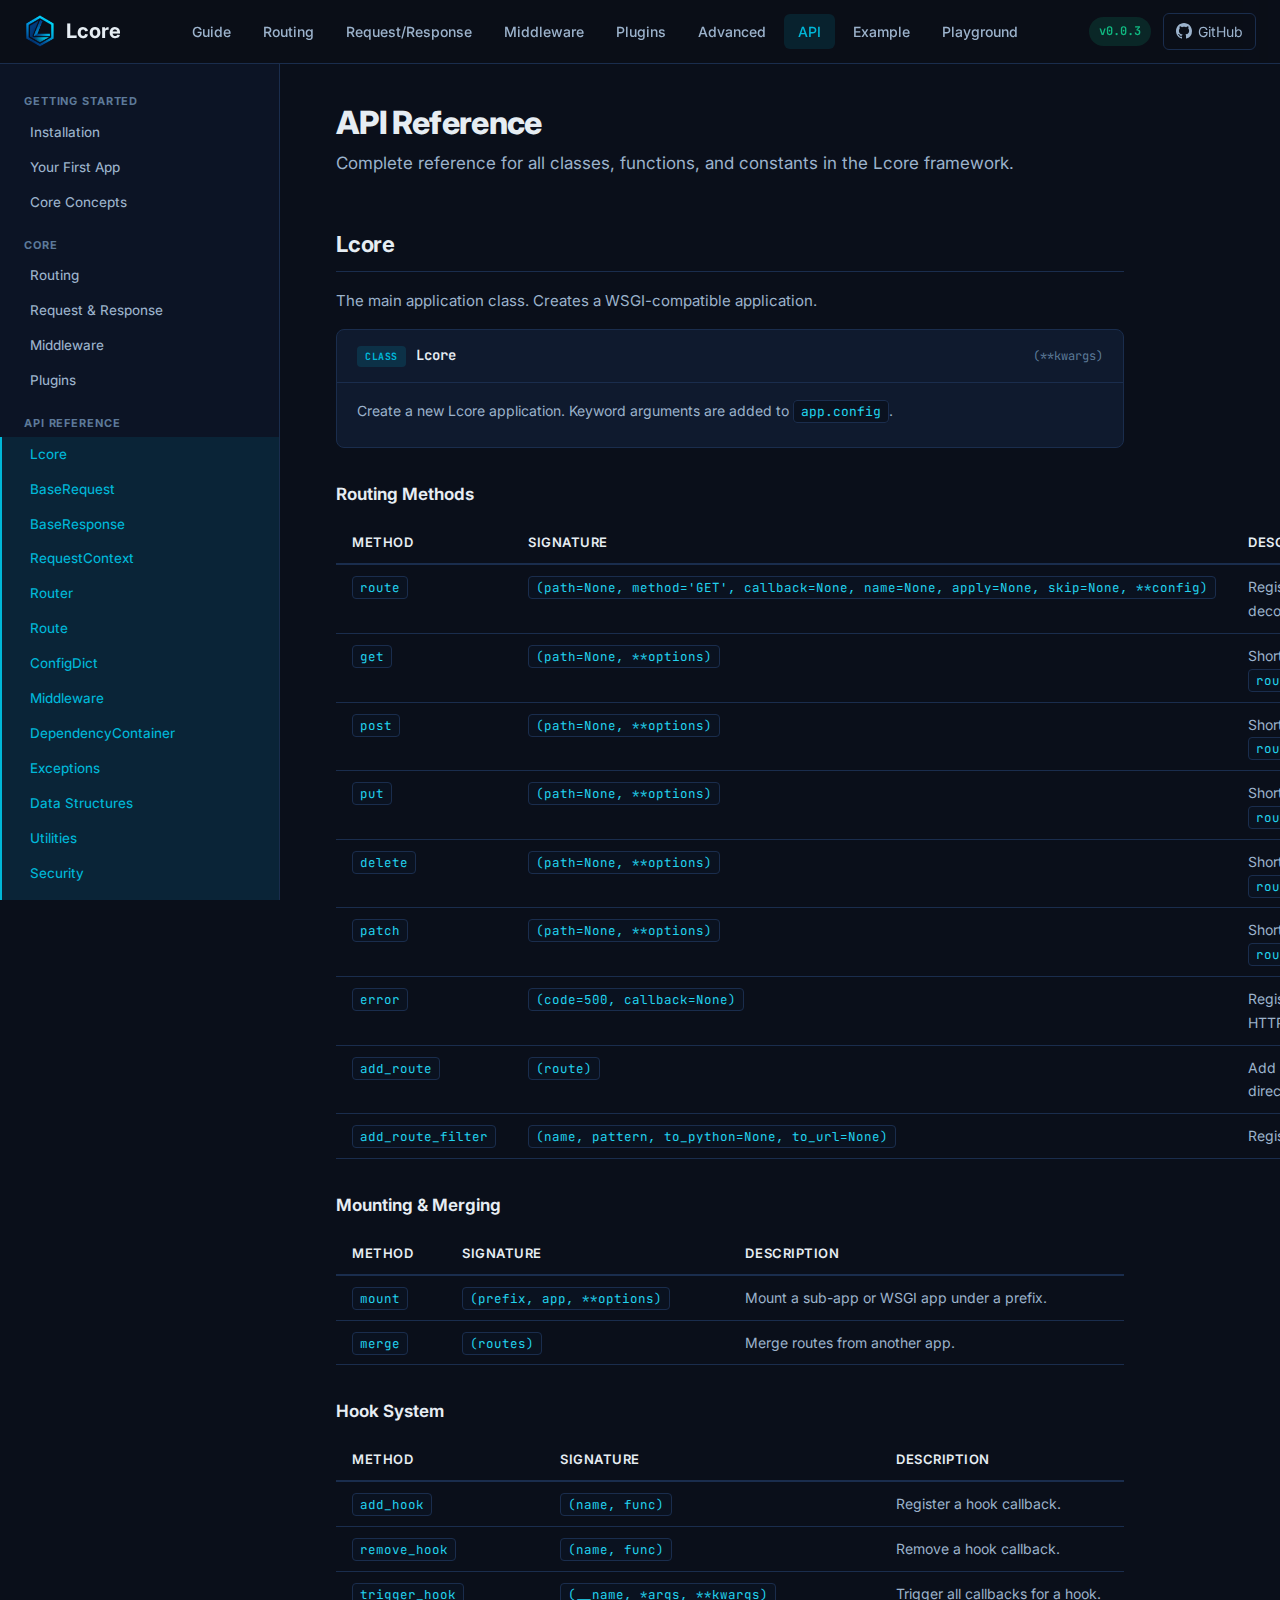
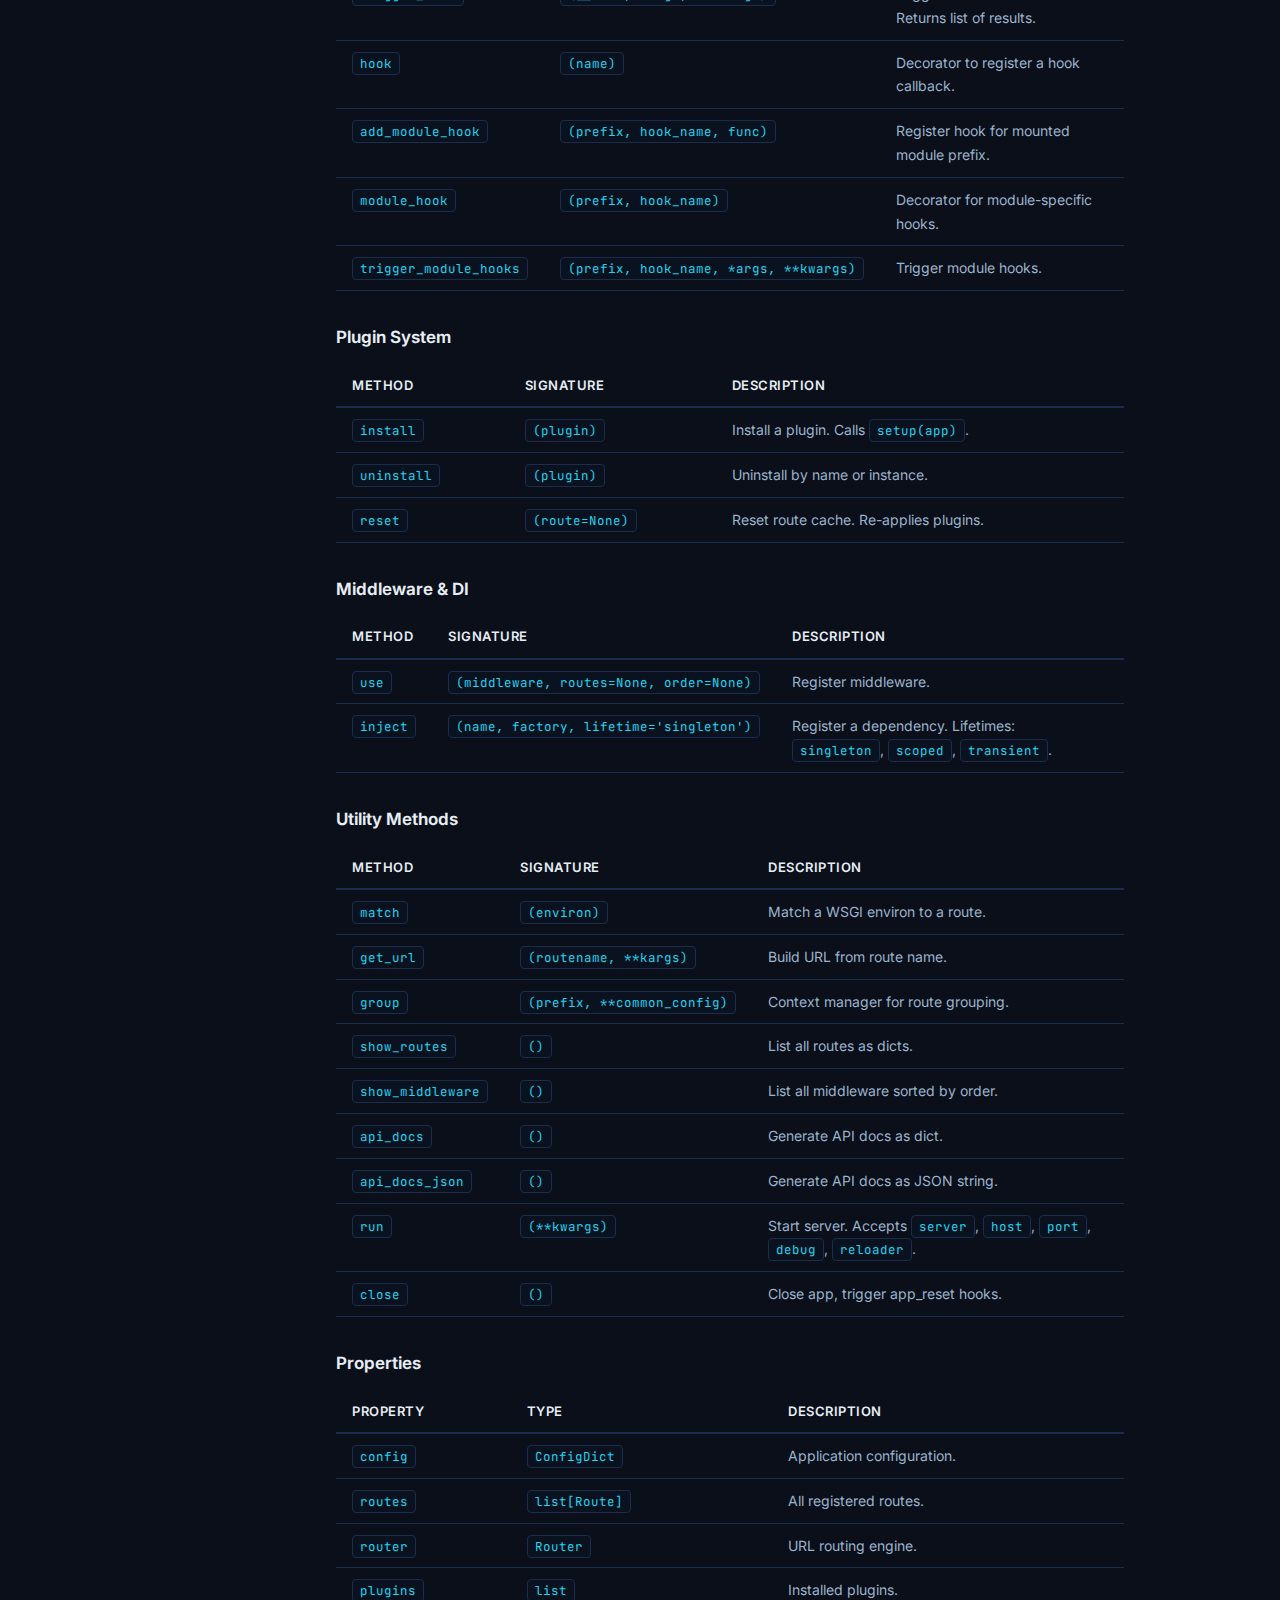
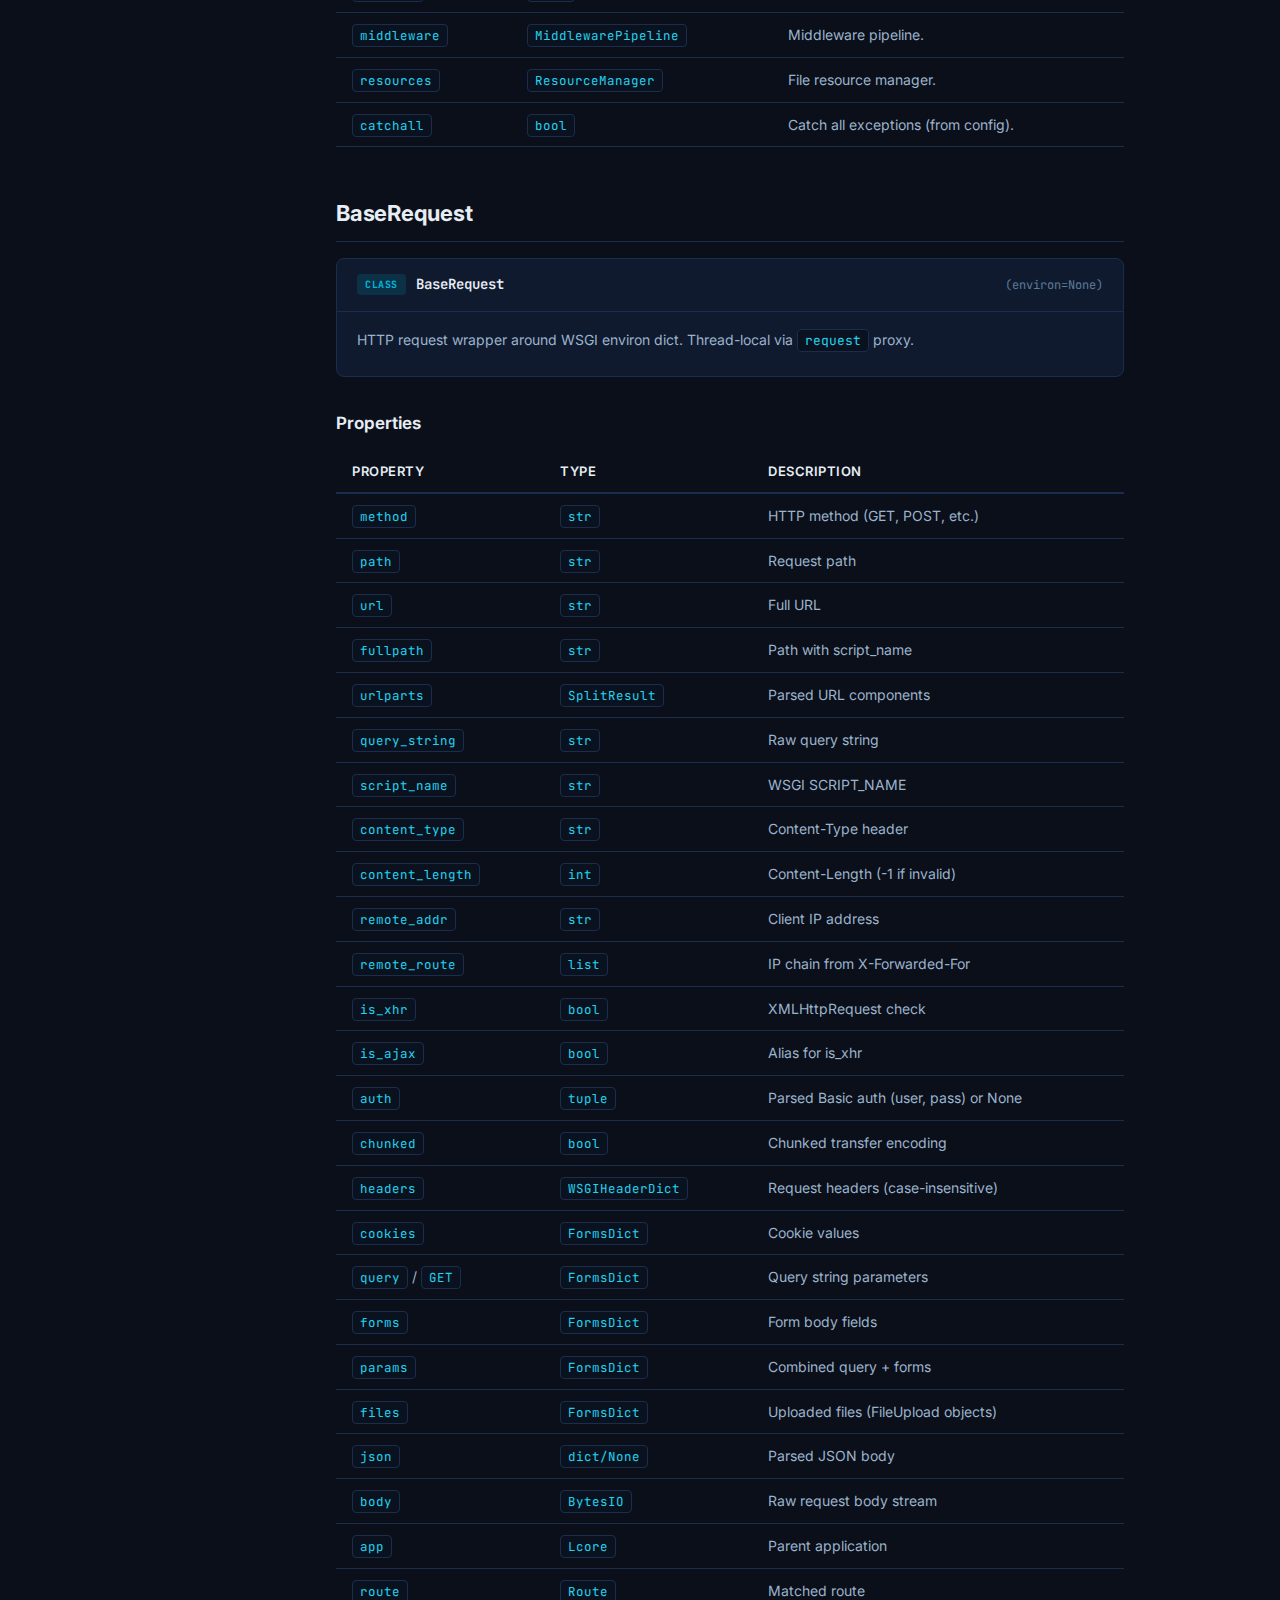
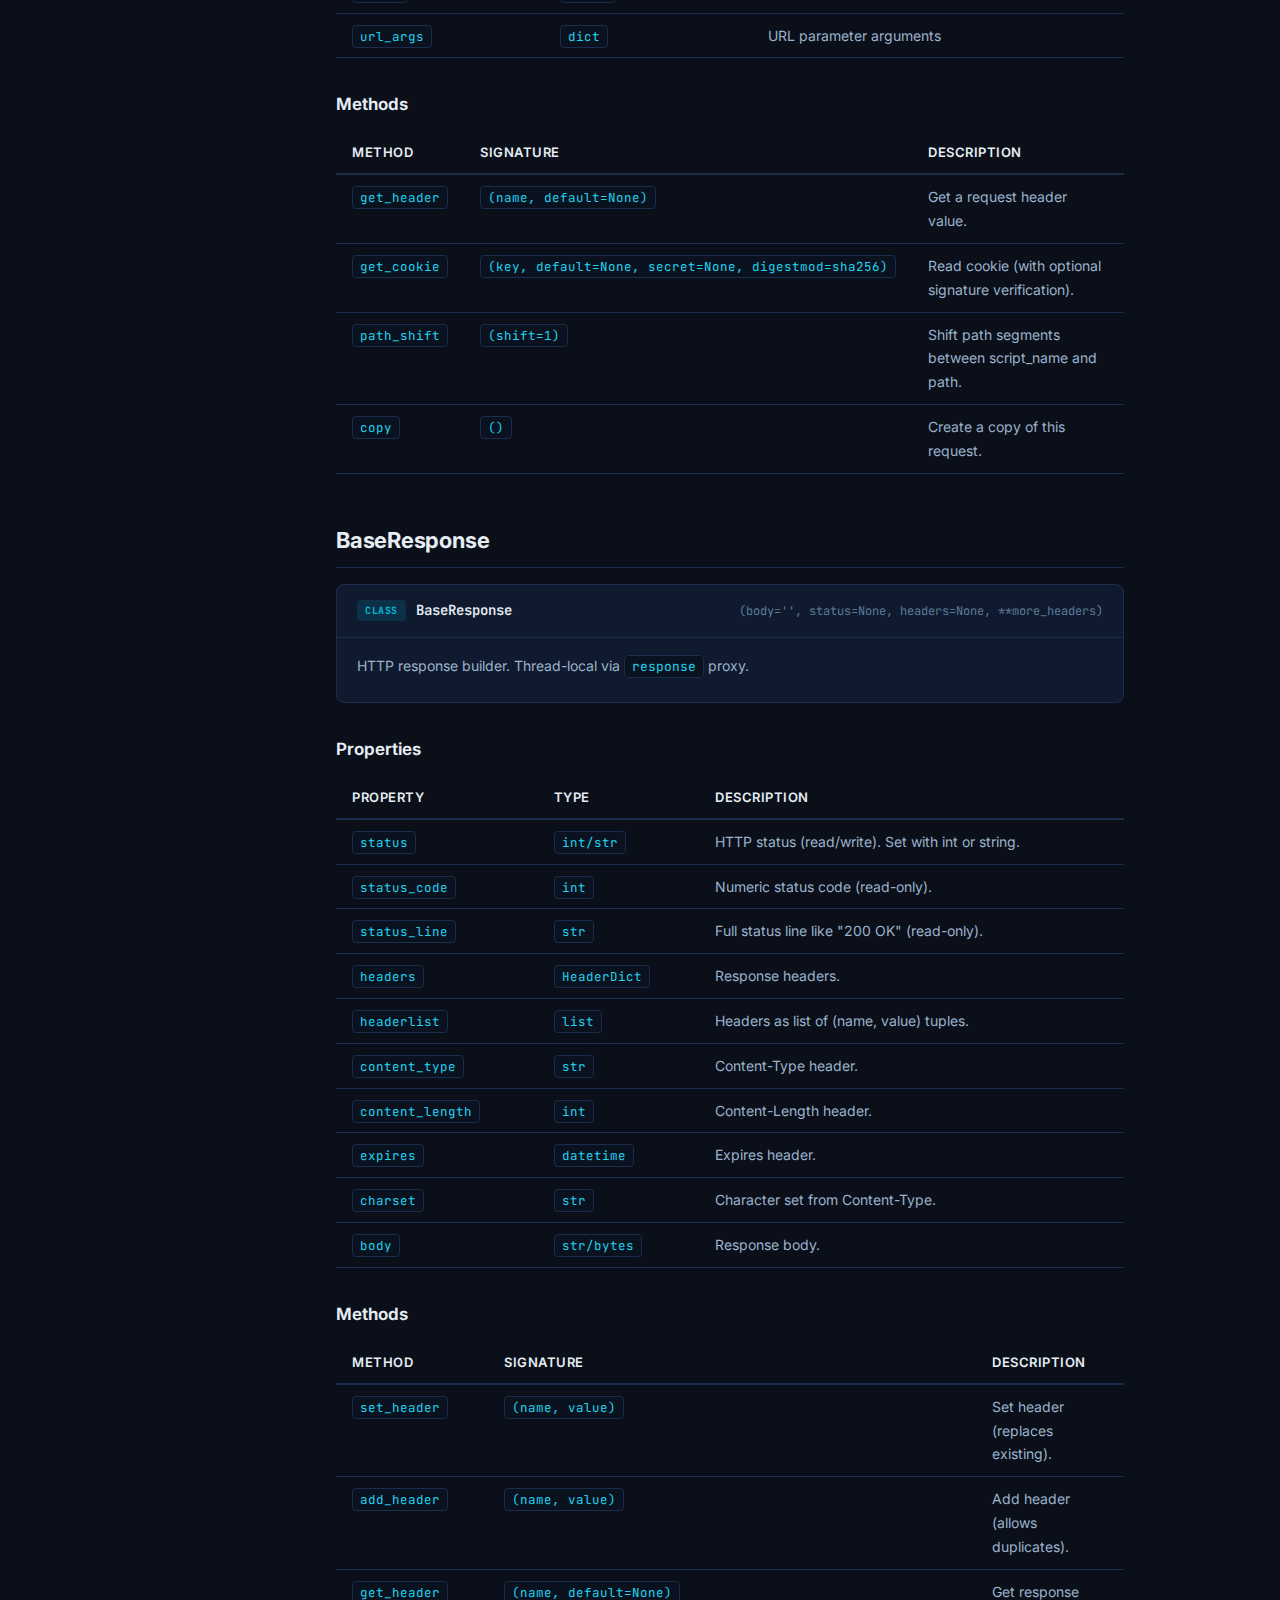
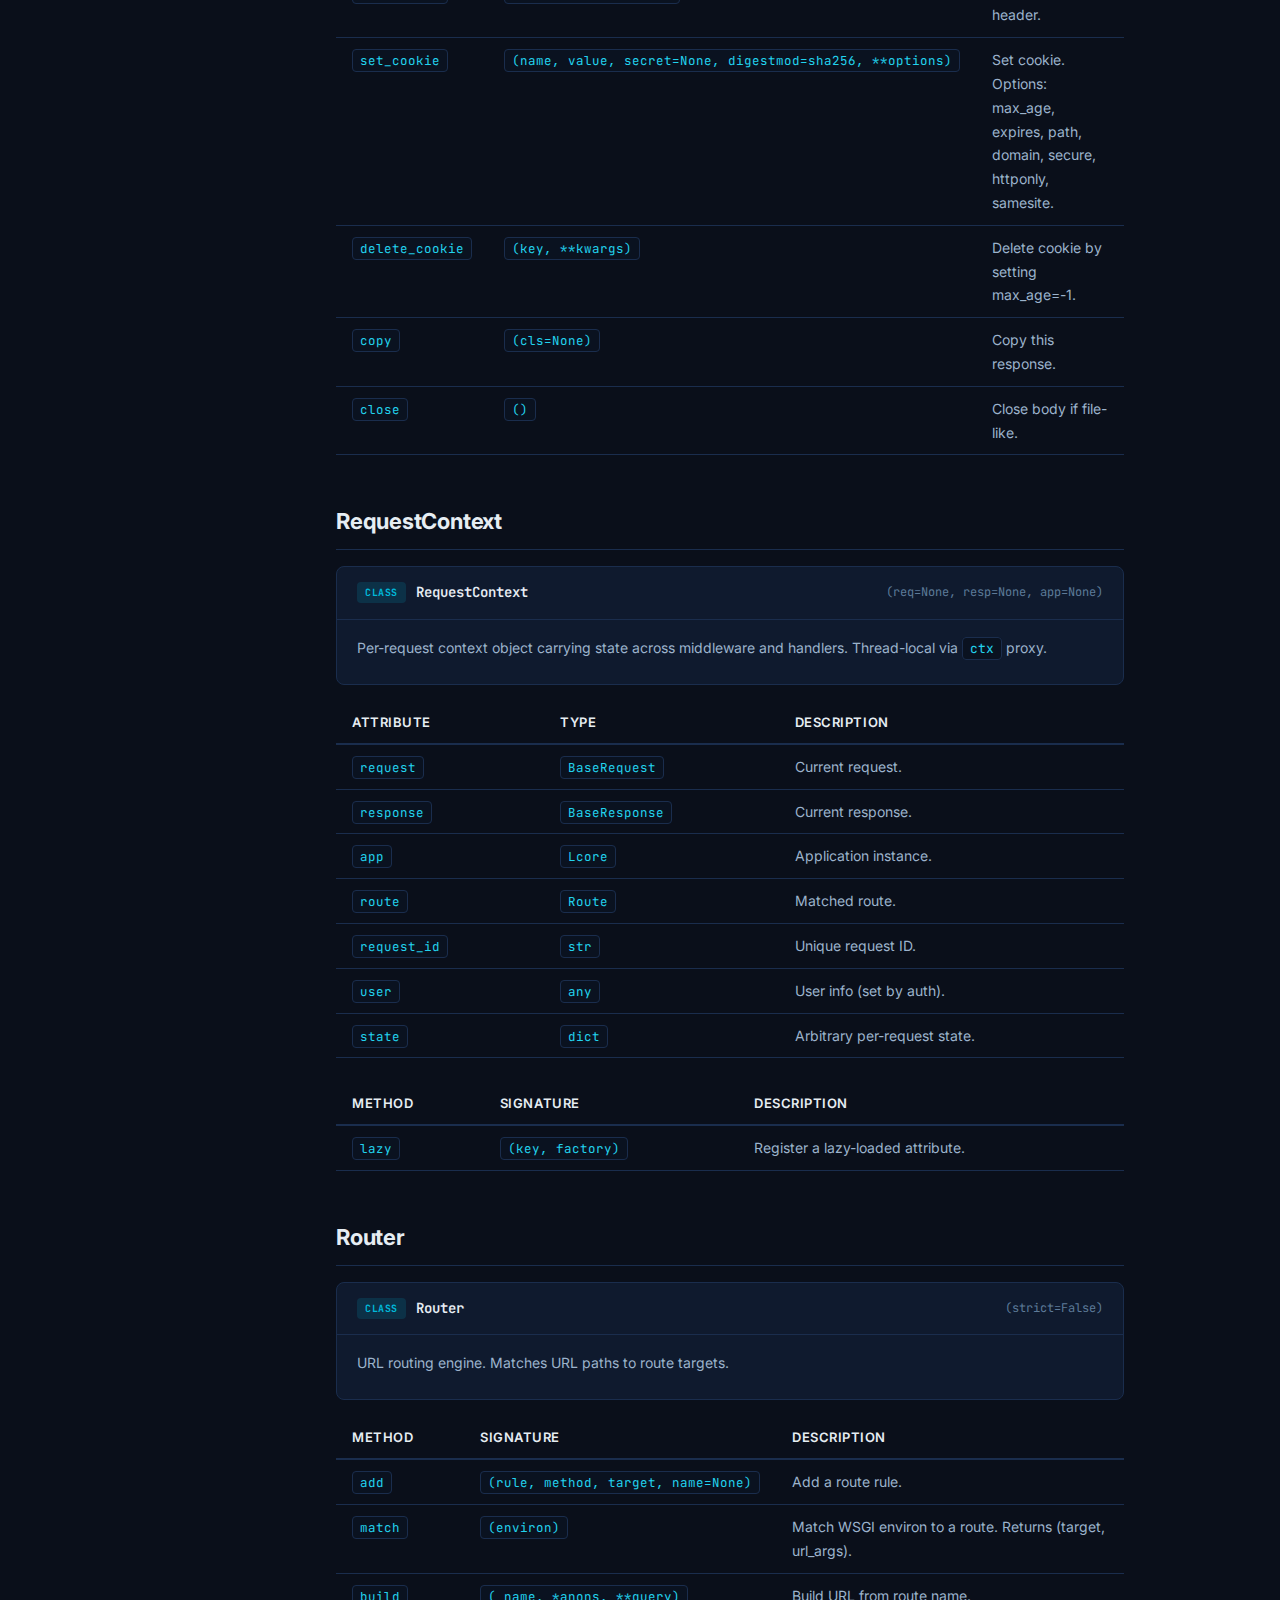
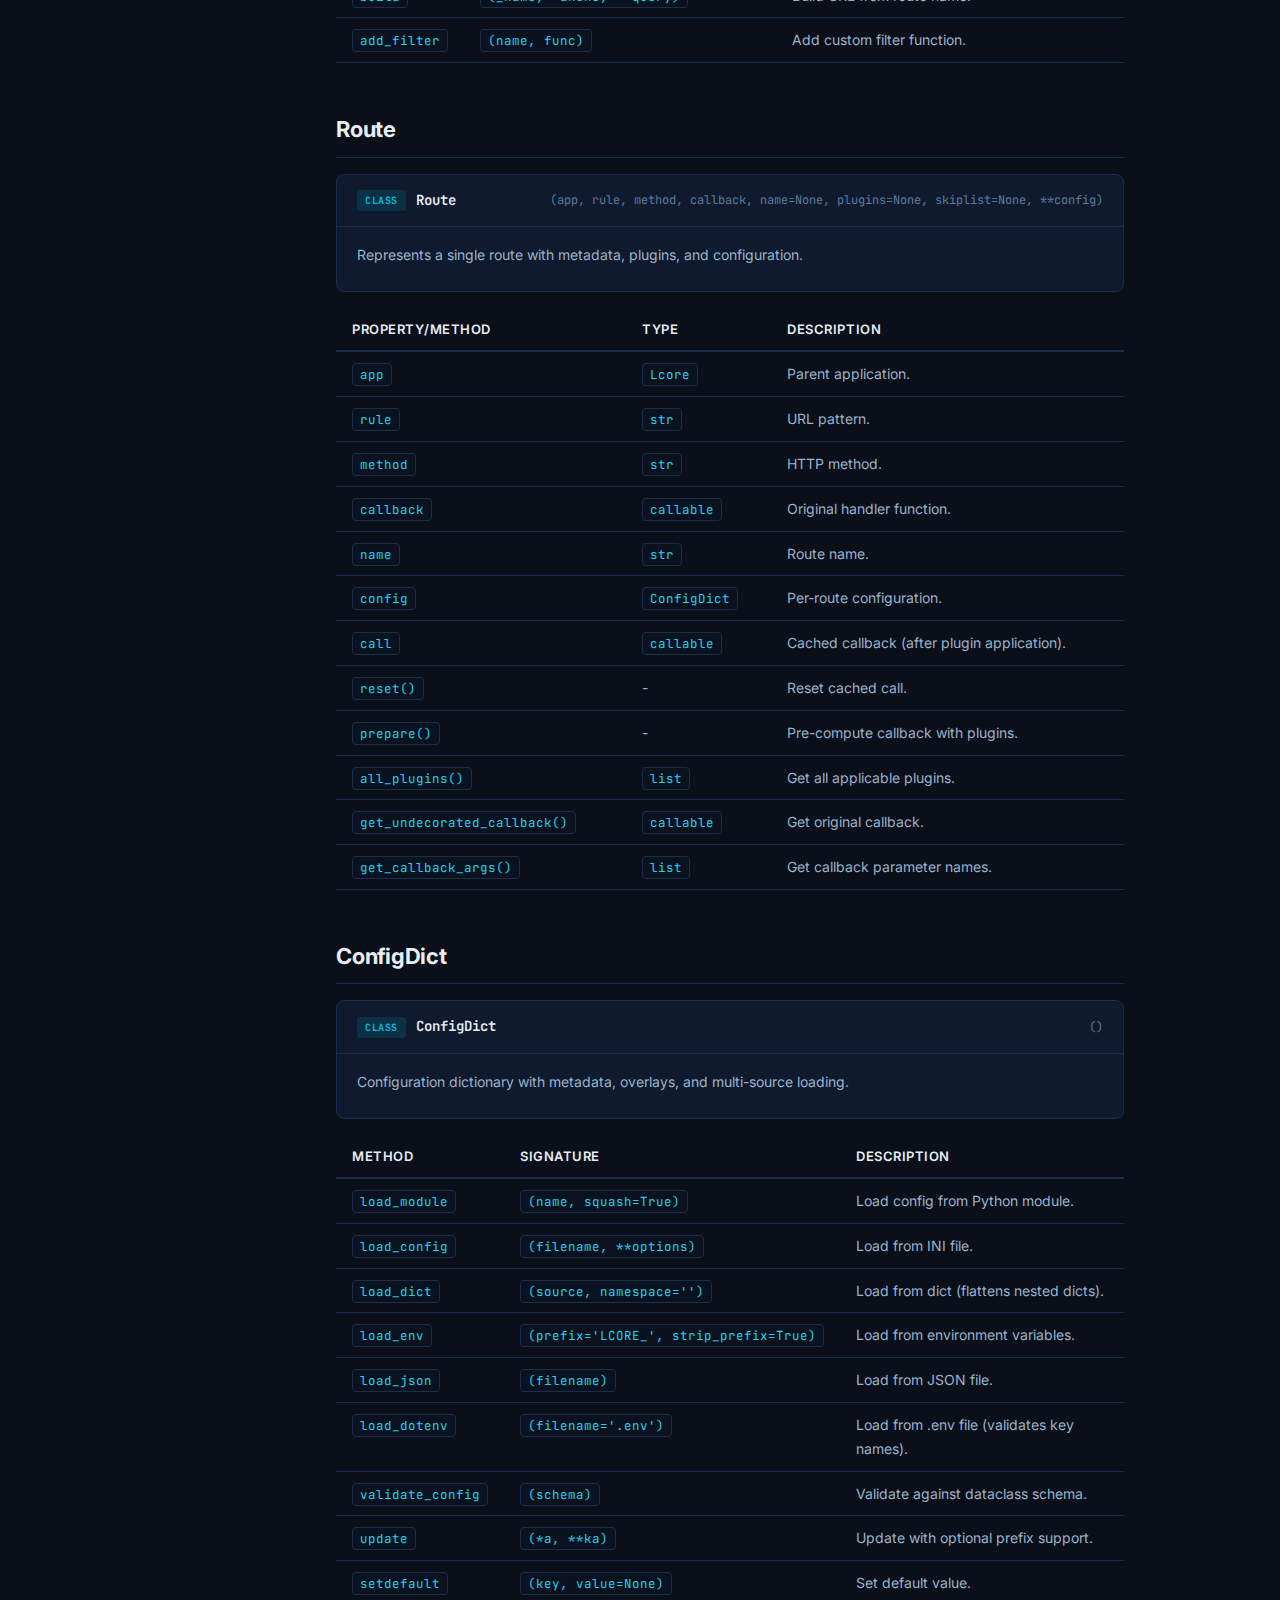
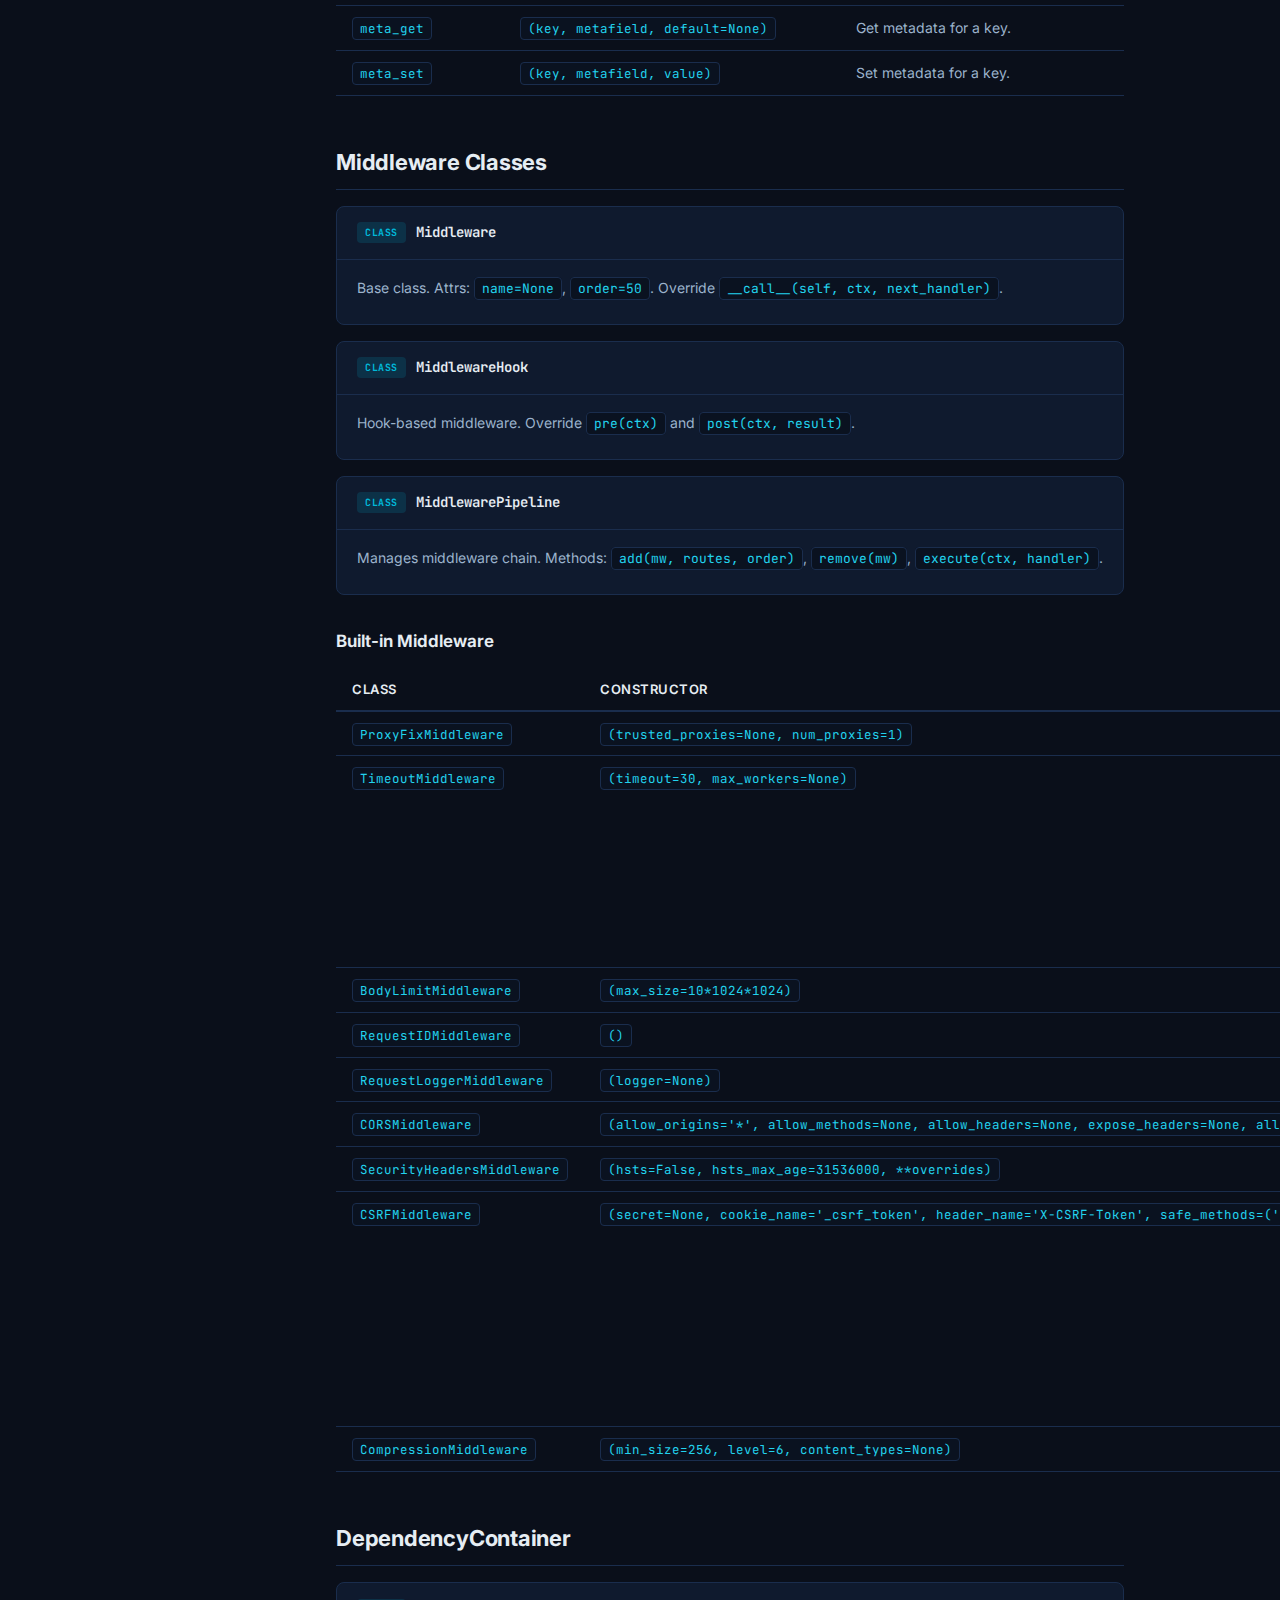
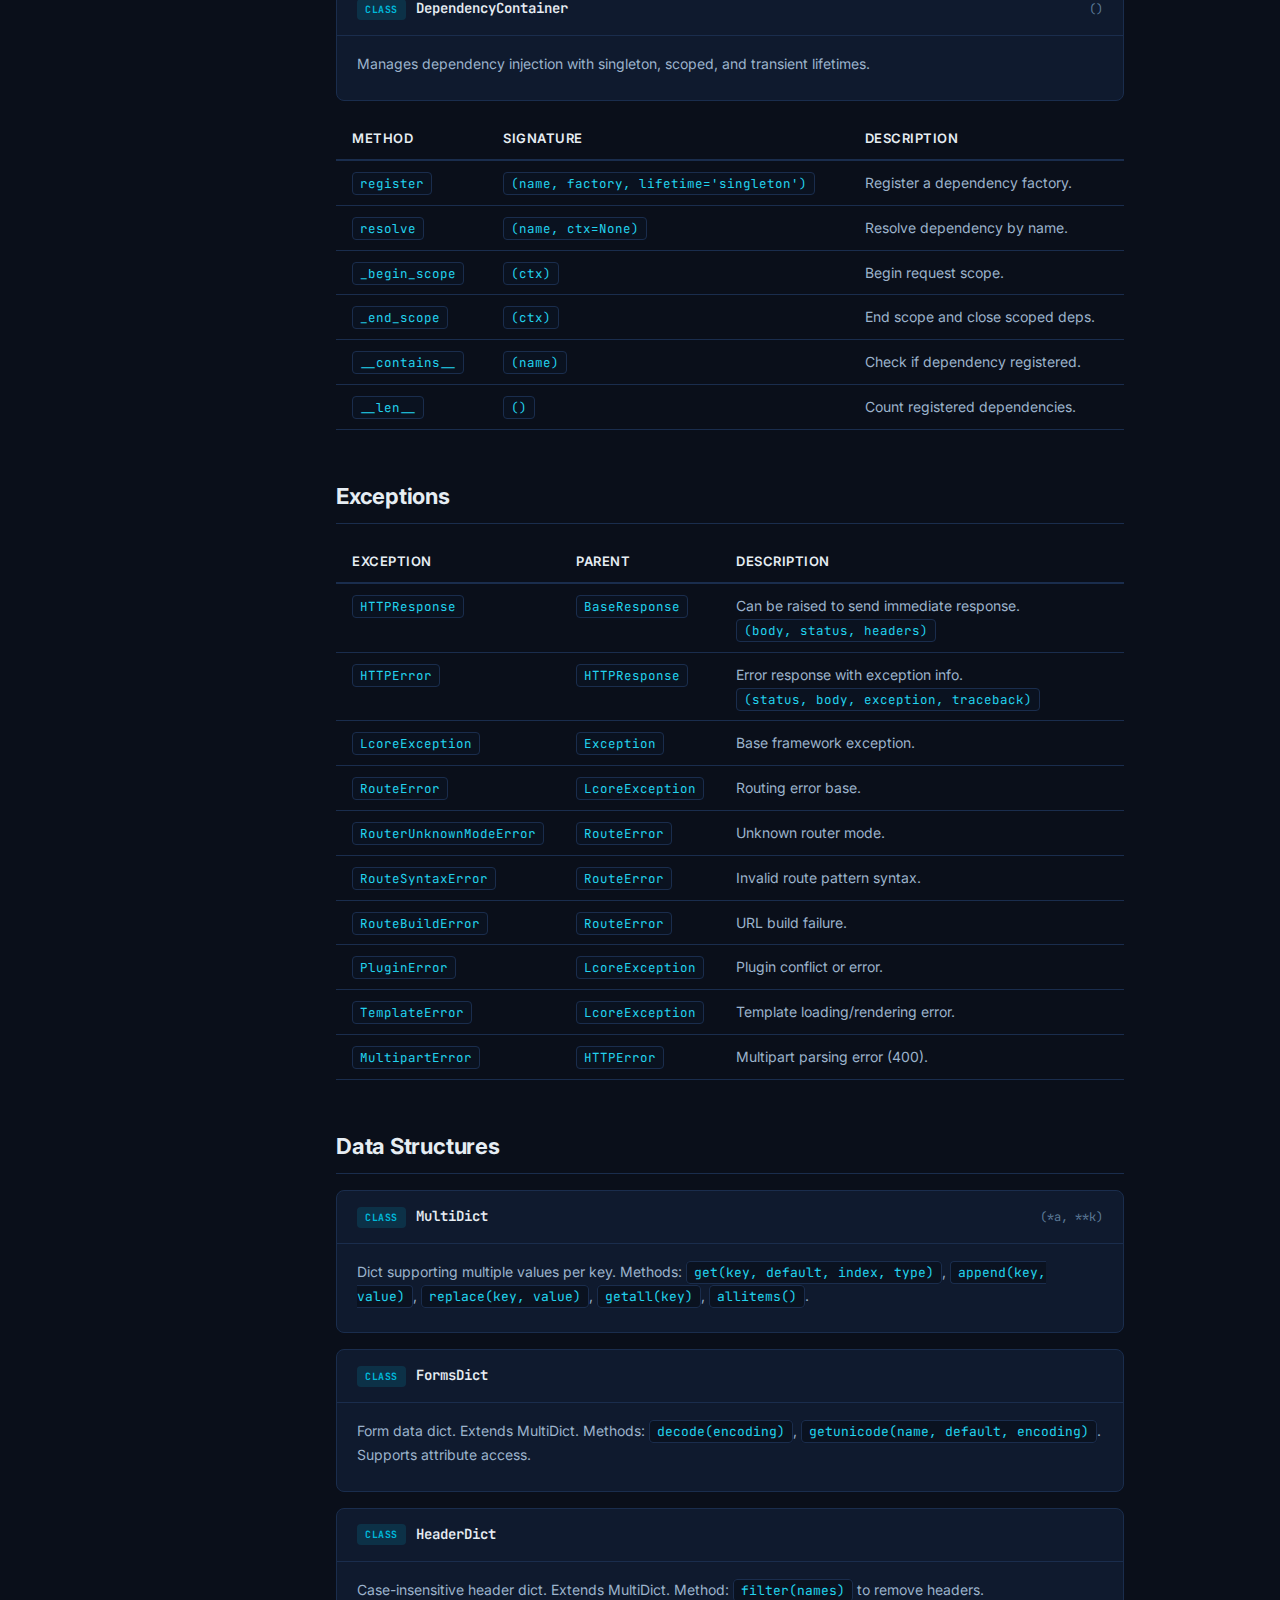
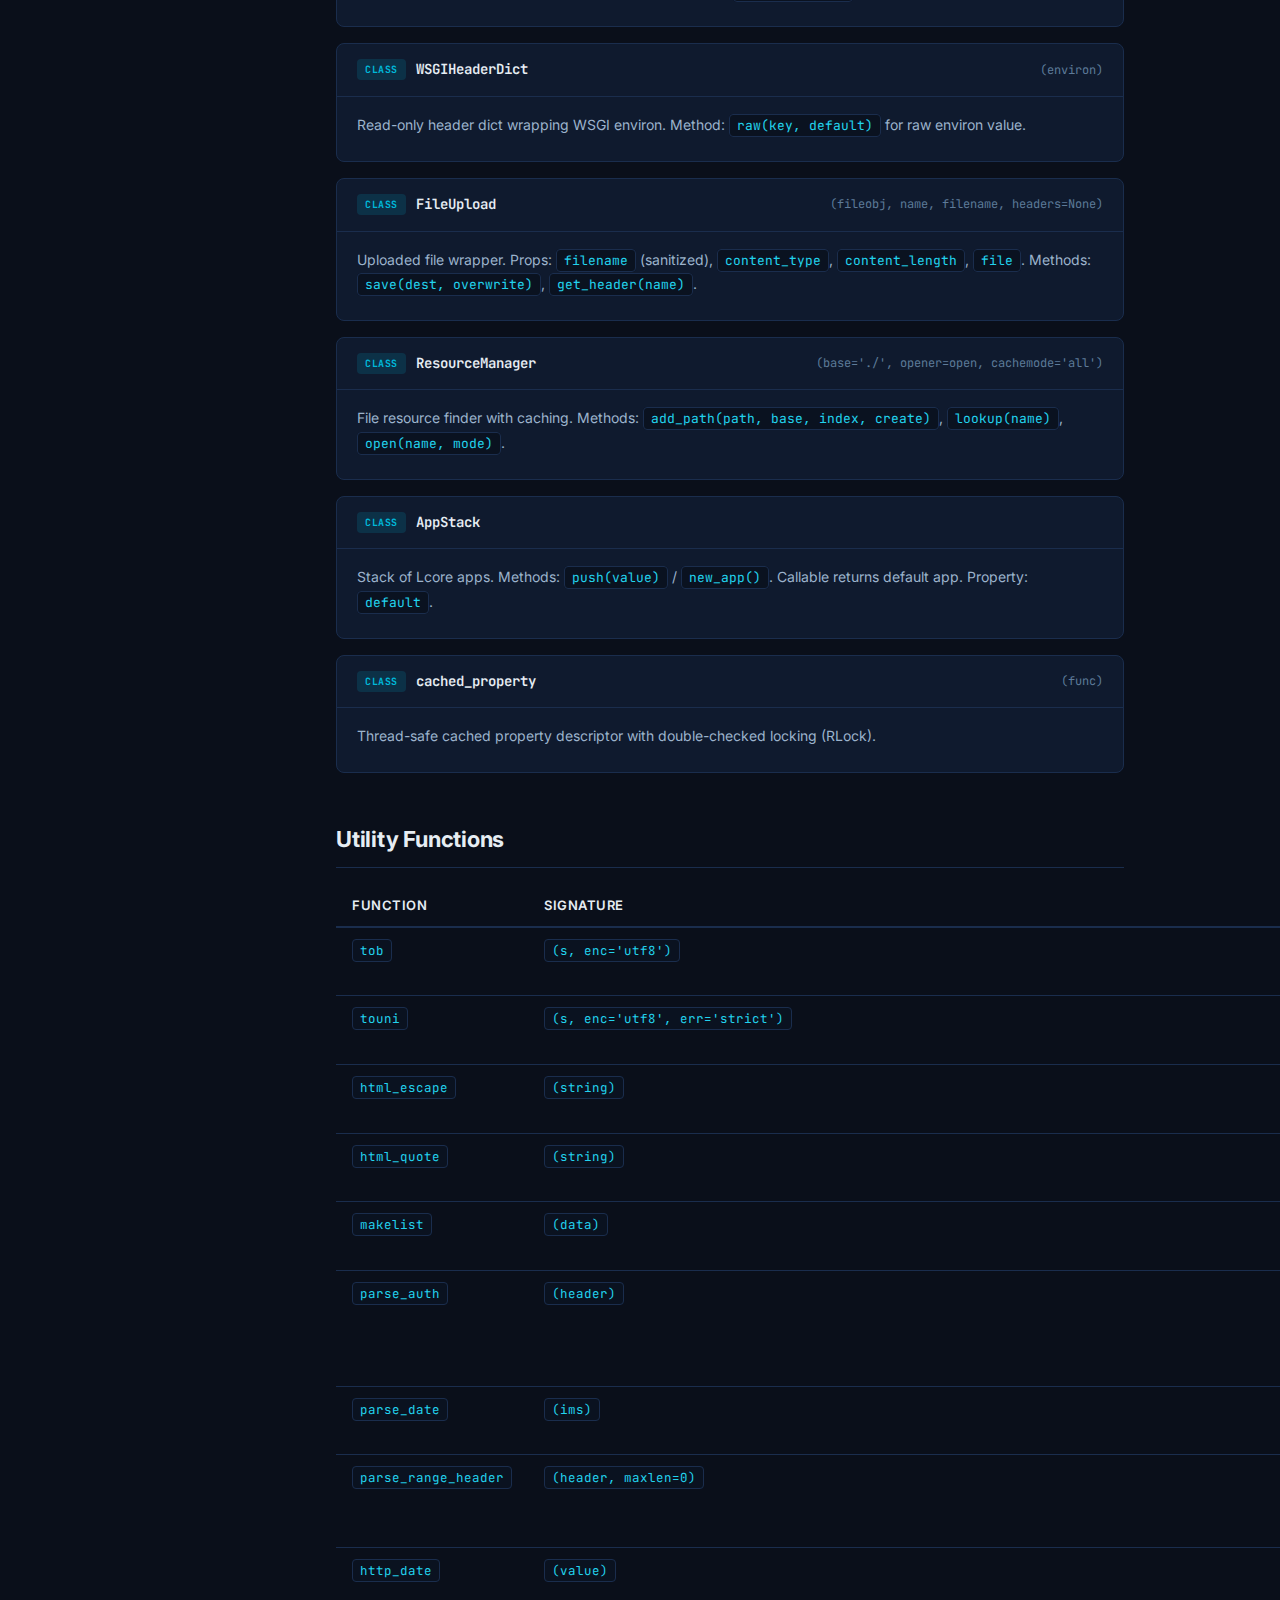
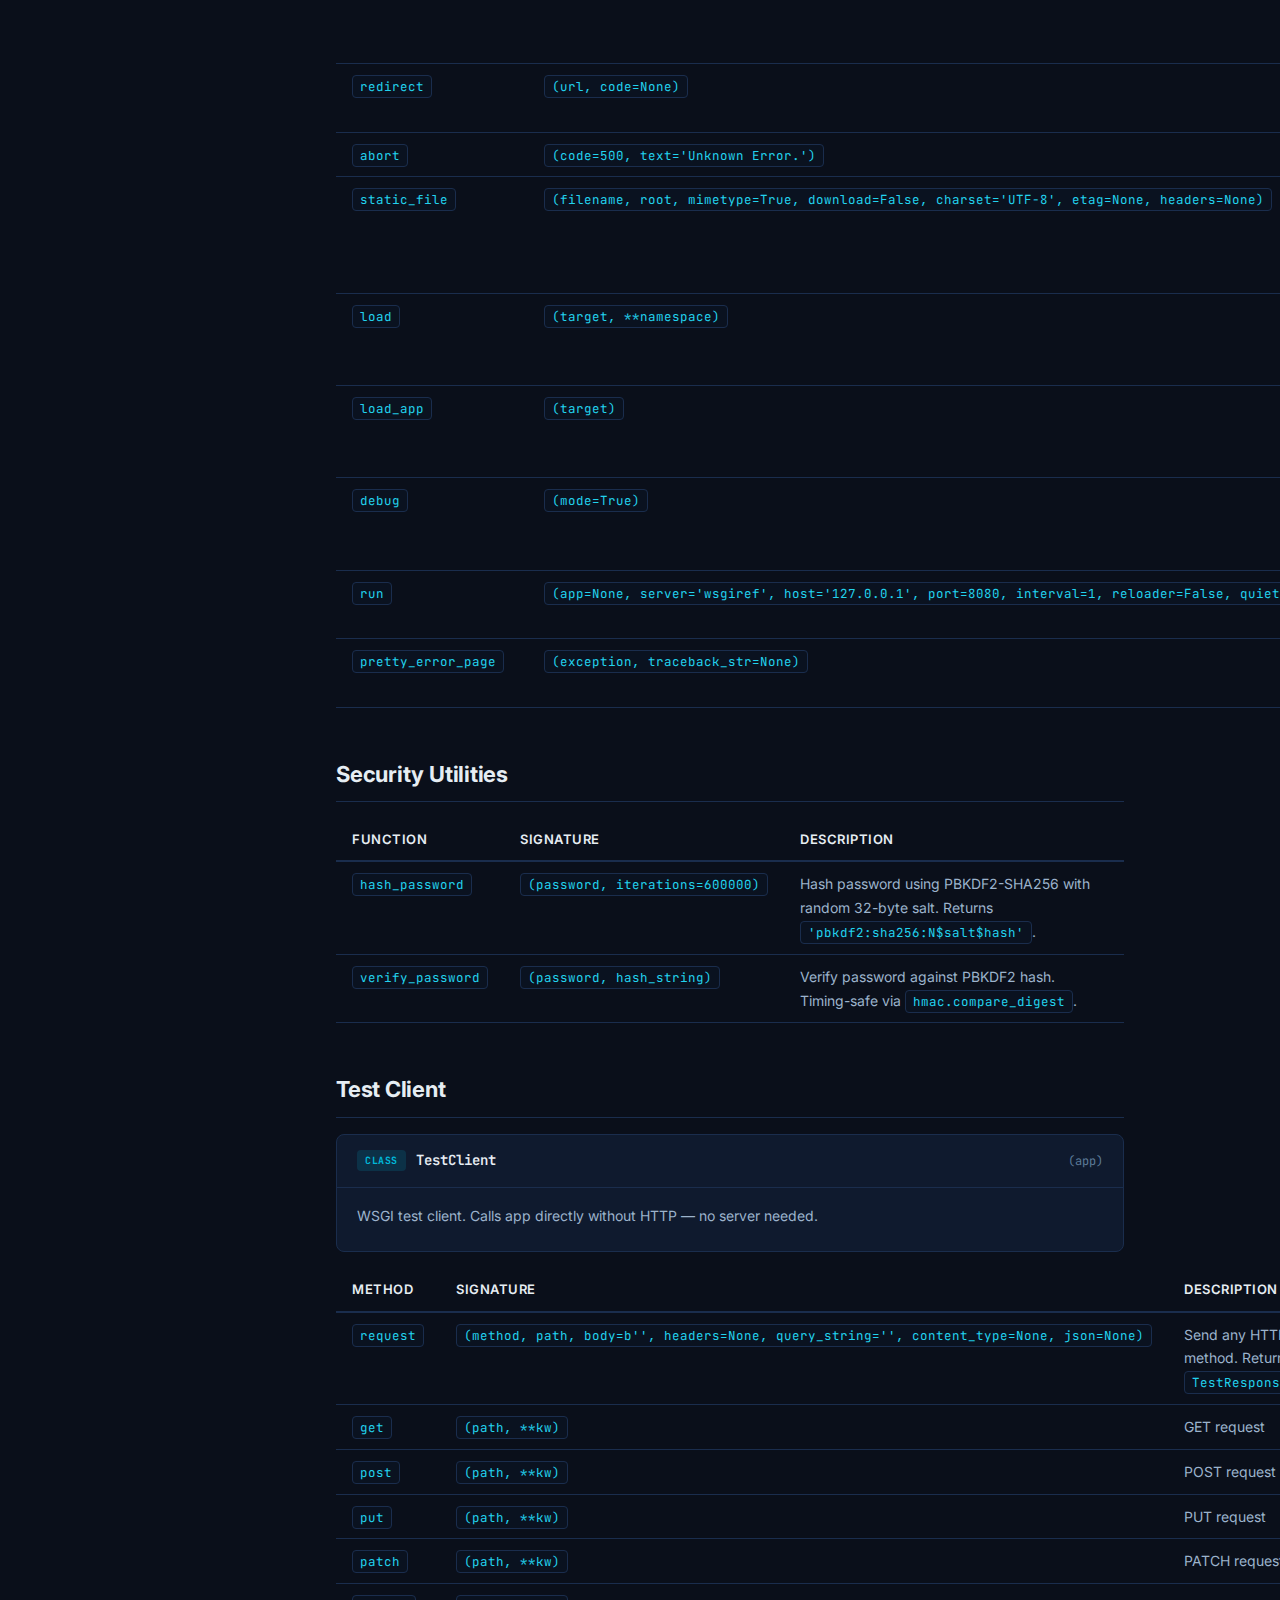
<file: docs/api-reference.html>
<!DOCTYPE html>
<html lang="en">
<head>
  <meta charset="UTF-8">
  <meta name="viewport" content="width=device-width, initial-scale=1.0">
  <title>API Reference - Lcore Documentation</title>
  <link rel="preconnect" href="https://fonts.googleapis.com">
  <link href="https://fonts.googleapis.com/css2?family=Inter:wght@400;450;500;600;700;800&family=JetBrains+Mono:wght@400;500;600;700&display=swap" rel="stylesheet">
  <link rel="stylesheet" href="assets/style.css">
  <link rel="shortcut icon" href="lcore.png" type="image/x-icon">

</head>
<body>
  <header class="site-header">
    <div class="header-inner">
      <a href="index.html" class="logo"><img src="lcore.png" alt="Lcore" class="logo-icon"> Lcore</a>
      <nav class="header-nav">
        <a href="getting-started.html">Guide</a>
        <a href="routing.html">Routing</a>
        <a href="request-response.html">Request/Response</a>
        <a href="middleware.html">Middleware</a>
        <a href="plugins.html">Plugins</a>
        <a href="advanced.html">Advanced</a>
        <a href="api-reference.html">API</a>
        <a href="real-world-example.html">Example</a>
        <a href="https://play-lcore.lusansapkota.com.np/#code-playground">Playground</a>
      </nav>
      <div class="header-right">
        <span class="version-badge">v0.0.3</span>
        <a href="https://github.com/Lusan-sapkota/lcore" class="github-link">
          <svg width="16" height="16" viewBox="0 0 16 16" fill="currentColor"><path d="M8 0C3.58 0 0 3.58 0 8c0 3.54 2.29 6.53 5.47 7.59.4.07.55-.17.55-.38 0-.19-.01-.82-.01-1.49-2.01.37-2.53-.49-2.69-.94-.09-.23-.48-.94-.82-1.13-.28-.15-.68-.52-.01-.53.63-.01 1.08.58 1.23.82.72 1.21 1.87.87 2.33.66.07-.52.28-.87.51-1.07-1.78-.2-3.64-.89-3.64-3.95 0-.87.31-1.59.82-2.15-.08-.2-.36-1.02.08-2.12 0 0 .67-.21 2.2.82.64-.18 1.32-.27 2-.27.68 0 1.36.09 2 .27 1.53-1.04 2.2-.82 2.2-.82.44 1.1.16 1.92.08 2.12.51.56.82 1.27.82 2.15 0 3.07-1.87 3.75-3.65 3.95.29.25.54.73.54 1.48 0 1.07-.01 1.93-.01 2.2 0 .21.15.46.55.38A8.013 8.013 0 0016 8c0-4.42-3.58-8-8-8z"/></svg>
          GitHub
        </a>
        <button class="menu-toggle">&#9776;</button>
      </div>
    </div>
  </header>

  <div class="doc-layout">
    <aside class="sidebar">
      <div class="sidebar-section">
        <div class="sidebar-title">Getting Started</div>
        <a href="getting-started.html#installation" class="sidebar-link">Installation</a>
        <a href="getting-started.html#first-app" class="sidebar-link">Your First App</a>
        <a href="getting-started.html#concepts" class="sidebar-link">Core Concepts</a>
      </div>
      <div class="sidebar-section">
        <div class="sidebar-title">Core</div>
        <a href="routing.html" class="sidebar-link">Routing</a>
        <a href="request-response.html" class="sidebar-link">Request &amp; Response</a>
        <a href="middleware.html" class="sidebar-link">Middleware</a>
        <a href="plugins.html" class="sidebar-link">Plugins</a>
      </div>
      <div class="sidebar-section">
        <div class="sidebar-title">API Reference</div>
        <a href="api-reference.html#lcore-class" class="sidebar-link">Lcore</a>
        <a href="api-reference.html#request-class" class="sidebar-link">BaseRequest</a>
        <a href="api-reference.html#response-class" class="sidebar-link">BaseResponse</a>
        <a href="api-reference.html#request-context" class="sidebar-link">RequestContext</a>
        <a href="api-reference.html#router-class" class="sidebar-link">Router</a>
        <a href="api-reference.html#route-class" class="sidebar-link">Route</a>
        <a href="api-reference.html#config-class" class="sidebar-link">ConfigDict</a>
        <a href="api-reference.html#middleware-classes" class="sidebar-link">Middleware</a>
        <a href="api-reference.html#dependency-container" class="sidebar-link">DependencyContainer</a>
        <a href="api-reference.html#exceptions" class="sidebar-link">Exceptions</a>
        <a href="api-reference.html#data-structures" class="sidebar-link">Data Structures</a>
        <a href="api-reference.html#utilities" class="sidebar-link">Utilities</a>
        <a href="api-reference.html#security-utilities" class="sidebar-link">Security</a>
        <a href="api-reference.html#test-client" class="sidebar-link">Test Client</a>
        <a href="api-reference.html#background-task-pool" class="sidebar-link">Background Tasks</a>
        <a href="api-reference.html#decorators" class="sidebar-link">Decorators</a>
        <a href="api-reference.html#template-classes" class="sidebar-link">Templates</a>
        <a href="api-reference.html#server-adapters" class="sidebar-link">Server Adapters</a>
      </div>
    </aside>

    <main class="content">
      <h1>API Reference</h1>
      <p class="page-desc">Complete reference for all classes, functions, and constants in the Lcore framework.</p>

      <!-- Lcore Class -->
      <h2 id="lcore-class">Lcore</h2>
      <p>The main application class. Creates a WSGI-compatible application.</p>

      <div class="api-item">
        <div class="api-header">
          <span class="api-badge class">class</span>
          <span class="api-name">Lcore</span>
          <span class="api-sig">(**kwargs)</span>
        </div>
        <div class="api-body">
          <p>Create a new Lcore application. Keyword arguments are added to <code>app.config</code>.</p>
        </div>
      </div>

      <h3>Routing Methods</h3>
      <table>
        <thead><tr><th>Method</th><th>Signature</th><th>Description</th></tr></thead>
        <tbody>
          <tr><td><code>route</code></td><td><code>(path=None, method='GET', callback=None, name=None, apply=None, skip=None, **config)</code></td><td>Register a route. Use as decorator or direct call.</td></tr>
          <tr><td><code>get</code></td><td><code>(path=None, **options)</code></td><td>Shorthand for <code>route(method='GET')</code></td></tr>
          <tr><td><code>post</code></td><td><code>(path=None, **options)</code></td><td>Shorthand for <code>route(method='POST')</code></td></tr>
          <tr><td><code>put</code></td><td><code>(path=None, **options)</code></td><td>Shorthand for <code>route(method='PUT')</code></td></tr>
          <tr><td><code>delete</code></td><td><code>(path=None, **options)</code></td><td>Shorthand for <code>route(method='DELETE')</code></td></tr>
          <tr><td><code>patch</code></td><td><code>(path=None, **options)</code></td><td>Shorthand for <code>route(method='PATCH')</code></td></tr>
          <tr><td><code>error</code></td><td><code>(code=500, callback=None)</code></td><td>Register error handler for HTTP status code.</td></tr>
          <tr><td><code>add_route</code></td><td><code>(route)</code></td><td>Add a <code>Route</code> object directly.</td></tr>
          <tr><td><code>add_route_filter</code></td><td><code>(name, pattern, to_python=None, to_url=None)</code></td><td>Register a custom URL filter.</td></tr>
        </tbody>
      </table>

      <h3>Mounting &amp; Merging</h3>
      <table>
        <thead><tr><th>Method</th><th>Signature</th><th>Description</th></tr></thead>
        <tbody>
          <tr><td><code>mount</code></td><td><code>(prefix, app, **options)</code></td><td>Mount a sub-app or WSGI app under a prefix.</td></tr>
          <tr><td><code>merge</code></td><td><code>(routes)</code></td><td>Merge routes from another app.</td></tr>
        </tbody>
      </table>

      <h3>Hook System</h3>
      <table>
        <thead><tr><th>Method</th><th>Signature</th><th>Description</th></tr></thead>
        <tbody>
          <tr><td><code>add_hook</code></td><td><code>(name, func)</code></td><td>Register a hook callback.</td></tr>
          <tr><td><code>remove_hook</code></td><td><code>(name, func)</code></td><td>Remove a hook callback.</td></tr>
          <tr><td><code>trigger_hook</code></td><td><code>(__name, *args, **kwargs)</code></td><td>Trigger all callbacks for a hook. Returns list of results.</td></tr>
          <tr><td><code>hook</code></td><td><code>(name)</code></td><td>Decorator to register a hook callback.</td></tr>
          <tr><td><code>add_module_hook</code></td><td><code>(prefix, hook_name, func)</code></td><td>Register hook for mounted module prefix.</td></tr>
          <tr><td><code>module_hook</code></td><td><code>(prefix, hook_name)</code></td><td>Decorator for module-specific hooks.</td></tr>
          <tr><td><code>trigger_module_hooks</code></td><td><code>(prefix, hook_name, *args, **kwargs)</code></td><td>Trigger module hooks.</td></tr>
        </tbody>
      </table>

      <h3>Plugin System</h3>
      <table>
        <thead><tr><th>Method</th><th>Signature</th><th>Description</th></tr></thead>
        <tbody>
          <tr><td><code>install</code></td><td><code>(plugin)</code></td><td>Install a plugin. Calls <code>setup(app)</code>.</td></tr>
          <tr><td><code>uninstall</code></td><td><code>(plugin)</code></td><td>Uninstall by name or instance.</td></tr>
          <tr><td><code>reset</code></td><td><code>(route=None)</code></td><td>Reset route cache. Re-applies plugins.</td></tr>
        </tbody>
      </table>

      <h3>Middleware &amp; DI</h3>
      <table>
        <thead><tr><th>Method</th><th>Signature</th><th>Description</th></tr></thead>
        <tbody>
          <tr><td><code>use</code></td><td><code>(middleware, routes=None, order=None)</code></td><td>Register middleware.</td></tr>
          <tr><td><code>inject</code></td><td><code>(name, factory, lifetime='singleton')</code></td><td>Register a dependency. Lifetimes: <code>singleton</code>, <code>scoped</code>, <code>transient</code>.</td></tr>
        </tbody>
      </table>

      <h3>Utility Methods</h3>
      <table>
        <thead><tr><th>Method</th><th>Signature</th><th>Description</th></tr></thead>
        <tbody>
          <tr><td><code>match</code></td><td><code>(environ)</code></td><td>Match a WSGI environ to a route.</td></tr>
          <tr><td><code>get_url</code></td><td><code>(routename, **kargs)</code></td><td>Build URL from route name.</td></tr>
          <tr><td><code>group</code></td><td><code>(prefix, **common_config)</code></td><td>Context manager for route grouping.</td></tr>
          <tr><td><code>show_routes</code></td><td><code>()</code></td><td>List all routes as dicts.</td></tr>
          <tr><td><code>show_middleware</code></td><td><code>()</code></td><td>List all middleware sorted by order.</td></tr>
          <tr><td><code>api_docs</code></td><td><code>()</code></td><td>Generate API docs as dict.</td></tr>
          <tr><td><code>api_docs_json</code></td><td><code>()</code></td><td>Generate API docs as JSON string.</td></tr>
          <tr><td><code>run</code></td><td><code>(**kwargs)</code></td><td>Start server. Accepts <code>server</code>, <code>host</code>, <code>port</code>, <code>debug</code>, <code>reloader</code>.</td></tr>
          <tr><td><code>close</code></td><td><code>()</code></td><td>Close app, trigger app_reset hooks.</td></tr>
        </tbody>
      </table>

      <h3>Properties</h3>
      <table>
        <thead><tr><th>Property</th><th>Type</th><th>Description</th></tr></thead>
        <tbody>
          <tr><td><code>config</code></td><td><code>ConfigDict</code></td><td>Application configuration.</td></tr>
          <tr><td><code>routes</code></td><td><code>list[Route]</code></td><td>All registered routes.</td></tr>
          <tr><td><code>router</code></td><td><code>Router</code></td><td>URL routing engine.</td></tr>
          <tr><td><code>plugins</code></td><td><code>list</code></td><td>Installed plugins.</td></tr>
          <tr><td><code>middleware</code></td><td><code>MiddlewarePipeline</code></td><td>Middleware pipeline.</td></tr>
          <tr><td><code>resources</code></td><td><code>ResourceManager</code></td><td>File resource manager.</td></tr>
          <tr><td><code>catchall</code></td><td><code>bool</code></td><td>Catch all exceptions (from config).</td></tr>
        </tbody>
      </table>

      <!-- BaseRequest -->
      <h2 id="request-class">BaseRequest</h2>

      <div class="api-item">
        <div class="api-header">
          <span class="api-badge class">class</span>
          <span class="api-name">BaseRequest</span>
          <span class="api-sig">(environ=None)</span>
        </div>
        <div class="api-body">
          <p>HTTP request wrapper around WSGI environ dict. Thread-local via <code>request</code> proxy.</p>
        </div>
      </div>

      <h3>Properties</h3>
      <table>
        <thead><tr><th>Property</th><th>Type</th><th>Description</th></tr></thead>
        <tbody>
          <tr><td><code>method</code></td><td><code>str</code></td><td>HTTP method (GET, POST, etc.)</td></tr>
          <tr><td><code>path</code></td><td><code>str</code></td><td>Request path</td></tr>
          <tr><td><code>url</code></td><td><code>str</code></td><td>Full URL</td></tr>
          <tr><td><code>fullpath</code></td><td><code>str</code></td><td>Path with script_name</td></tr>
          <tr><td><code>urlparts</code></td><td><code>SplitResult</code></td><td>Parsed URL components</td></tr>
          <tr><td><code>query_string</code></td><td><code>str</code></td><td>Raw query string</td></tr>
          <tr><td><code>script_name</code></td><td><code>str</code></td><td>WSGI SCRIPT_NAME</td></tr>
          <tr><td><code>content_type</code></td><td><code>str</code></td><td>Content-Type header</td></tr>
          <tr><td><code>content_length</code></td><td><code>int</code></td><td>Content-Length (-1 if invalid)</td></tr>
          <tr><td><code>remote_addr</code></td><td><code>str</code></td><td>Client IP address</td></tr>
          <tr><td><code>remote_route</code></td><td><code>list</code></td><td>IP chain from X-Forwarded-For</td></tr>
          <tr><td><code>is_xhr</code></td><td><code>bool</code></td><td>XMLHttpRequest check</td></tr>
          <tr><td><code>is_ajax</code></td><td><code>bool</code></td><td>Alias for is_xhr</td></tr>
          <tr><td><code>auth</code></td><td><code>tuple</code></td><td>Parsed Basic auth (user, pass) or None</td></tr>
          <tr><td><code>chunked</code></td><td><code>bool</code></td><td>Chunked transfer encoding</td></tr>
          <tr><td><code>headers</code></td><td><code>WSGIHeaderDict</code></td><td>Request headers (case-insensitive)</td></tr>
          <tr><td><code>cookies</code></td><td><code>FormsDict</code></td><td>Cookie values</td></tr>
          <tr><td><code>query</code> / <code>GET</code></td><td><code>FormsDict</code></td><td>Query string parameters</td></tr>
          <tr><td><code>forms</code></td><td><code>FormsDict</code></td><td>Form body fields</td></tr>
          <tr><td><code>params</code></td><td><code>FormsDict</code></td><td>Combined query + forms</td></tr>
          <tr><td><code>files</code></td><td><code>FormsDict</code></td><td>Uploaded files (FileUpload objects)</td></tr>
          <tr><td><code>json</code></td><td><code>dict/None</code></td><td>Parsed JSON body</td></tr>
          <tr><td><code>body</code></td><td><code>BytesIO</code></td><td>Raw request body stream</td></tr>
          <tr><td><code>app</code></td><td><code>Lcore</code></td><td>Parent application</td></tr>
          <tr><td><code>route</code></td><td><code>Route</code></td><td>Matched route</td></tr>
          <tr><td><code>url_args</code></td><td><code>dict</code></td><td>URL parameter arguments</td></tr>
        </tbody>
      </table>

      <h3>Methods</h3>
      <table>
        <thead><tr><th>Method</th><th>Signature</th><th>Description</th></tr></thead>
        <tbody>
          <tr><td><code>get_header</code></td><td><code>(name, default=None)</code></td><td>Get a request header value.</td></tr>
          <tr><td><code>get_cookie</code></td><td><code>(key, default=None, secret=None, digestmod=sha256)</code></td><td>Read cookie (with optional signature verification).</td></tr>
          <tr><td><code>path_shift</code></td><td><code>(shift=1)</code></td><td>Shift path segments between script_name and path.</td></tr>
          <tr><td><code>copy</code></td><td><code>()</code></td><td>Create a copy of this request.</td></tr>
        </tbody>
      </table>

      <!-- BaseResponse -->
      <h2 id="response-class">BaseResponse</h2>

      <div class="api-item">
        <div class="api-header">
          <span class="api-badge class">class</span>
          <span class="api-name">BaseResponse</span>
          <span class="api-sig">(body='', status=None, headers=None, **more_headers)</span>
        </div>
        <div class="api-body">
          <p>HTTP response builder. Thread-local via <code>response</code> proxy.</p>
        </div>
      </div>

      <h3>Properties</h3>
      <table>
        <thead><tr><th>Property</th><th>Type</th><th>Description</th></tr></thead>
        <tbody>
          <tr><td><code>status</code></td><td><code>int/str</code></td><td>HTTP status (read/write). Set with int or string.</td></tr>
          <tr><td><code>status_code</code></td><td><code>int</code></td><td>Numeric status code (read-only).</td></tr>
          <tr><td><code>status_line</code></td><td><code>str</code></td><td>Full status line like "200 OK" (read-only).</td></tr>
          <tr><td><code>headers</code></td><td><code>HeaderDict</code></td><td>Response headers.</td></tr>
          <tr><td><code>headerlist</code></td><td><code>list</code></td><td>Headers as list of (name, value) tuples.</td></tr>
          <tr><td><code>content_type</code></td><td><code>str</code></td><td>Content-Type header.</td></tr>
          <tr><td><code>content_length</code></td><td><code>int</code></td><td>Content-Length header.</td></tr>
          <tr><td><code>expires</code></td><td><code>datetime</code></td><td>Expires header.</td></tr>
          <tr><td><code>charset</code></td><td><code>str</code></td><td>Character set from Content-Type.</td></tr>
          <tr><td><code>body</code></td><td><code>str/bytes</code></td><td>Response body.</td></tr>
        </tbody>
      </table>

      <h3>Methods</h3>
      <table>
        <thead><tr><th>Method</th><th>Signature</th><th>Description</th></tr></thead>
        <tbody>
          <tr><td><code>set_header</code></td><td><code>(name, value)</code></td><td>Set header (replaces existing).</td></tr>
          <tr><td><code>add_header</code></td><td><code>(name, value)</code></td><td>Add header (allows duplicates).</td></tr>
          <tr><td><code>get_header</code></td><td><code>(name, default=None)</code></td><td>Get response header.</td></tr>
          <tr><td><code>set_cookie</code></td><td><code>(name, value, secret=None, digestmod=sha256, **options)</code></td><td>Set cookie. Options: max_age, expires, path, domain, secure, httponly, samesite.</td></tr>
          <tr><td><code>delete_cookie</code></td><td><code>(key, **kwargs)</code></td><td>Delete cookie by setting max_age=-1.</td></tr>
          <tr><td><code>copy</code></td><td><code>(cls=None)</code></td><td>Copy this response.</td></tr>
          <tr><td><code>close</code></td><td><code>()</code></td><td>Close body if file-like.</td></tr>
        </tbody>
      </table>

      <!-- RequestContext -->
      <h2 id="request-context">RequestContext</h2>

      <div class="api-item">
        <div class="api-header">
          <span class="api-badge class">class</span>
          <span class="api-name">RequestContext</span>
          <span class="api-sig">(req=None, resp=None, app=None)</span>
        </div>
        <div class="api-body">
          <p>Per-request context object carrying state across middleware and handlers. Thread-local via <code>ctx</code> proxy.</p>
        </div>
      </div>

      <table>
        <thead><tr><th>Attribute</th><th>Type</th><th>Description</th></tr></thead>
        <tbody>
          <tr><td><code>request</code></td><td><code>BaseRequest</code></td><td>Current request.</td></tr>
          <tr><td><code>response</code></td><td><code>BaseResponse</code></td><td>Current response.</td></tr>
          <tr><td><code>app</code></td><td><code>Lcore</code></td><td>Application instance.</td></tr>
          <tr><td><code>route</code></td><td><code>Route</code></td><td>Matched route.</td></tr>
          <tr><td><code>request_id</code></td><td><code>str</code></td><td>Unique request ID.</td></tr>
          <tr><td><code>user</code></td><td><code>any</code></td><td>User info (set by auth).</td></tr>
          <tr><td><code>state</code></td><td><code>dict</code></td><td>Arbitrary per-request state.</td></tr>
        </tbody>
      </table>

      <table>
        <thead><tr><th>Method</th><th>Signature</th><th>Description</th></tr></thead>
        <tbody>
          <tr><td><code>lazy</code></td><td><code>(key, factory)</code></td><td>Register a lazy-loaded attribute.</td></tr>
        </tbody>
      </table>

      <!-- Router -->
      <h2 id="router-class">Router</h2>

      <div class="api-item">
        <div class="api-header">
          <span class="api-badge class">class</span>
          <span class="api-name">Router</span>
          <span class="api-sig">(strict=False)</span>
        </div>
        <div class="api-body"><p>URL routing engine. Matches URL paths to route targets.</p></div>
      </div>

      <table>
        <thead><tr><th>Method</th><th>Signature</th><th>Description</th></tr></thead>
        <tbody>
          <tr><td><code>add</code></td><td><code>(rule, method, target, name=None)</code></td><td>Add a route rule.</td></tr>
          <tr><td><code>match</code></td><td><code>(environ)</code></td><td>Match WSGI environ to a route. Returns (target, url_args).</td></tr>
          <tr><td><code>build</code></td><td><code>(_name, *anons, **query)</code></td><td>Build URL from route name.</td></tr>
          <tr><td><code>add_filter</code></td><td><code>(name, func)</code></td><td>Add custom filter function.</td></tr>
        </tbody>
      </table>

      <!-- Route -->
      <h2 id="route-class">Route</h2>

      <div class="api-item">
        <div class="api-header">
          <span class="api-badge class">class</span>
          <span class="api-name">Route</span>
          <span class="api-sig">(app, rule, method, callback, name=None, plugins=None, skiplist=None, **config)</span>
        </div>
        <div class="api-body"><p>Represents a single route with metadata, plugins, and configuration.</p></div>
      </div>

      <table>
        <thead><tr><th>Property/Method</th><th>Type</th><th>Description</th></tr></thead>
        <tbody>
          <tr><td><code>app</code></td><td><code>Lcore</code></td><td>Parent application.</td></tr>
          <tr><td><code>rule</code></td><td><code>str</code></td><td>URL pattern.</td></tr>
          <tr><td><code>method</code></td><td><code>str</code></td><td>HTTP method.</td></tr>
          <tr><td><code>callback</code></td><td><code>callable</code></td><td>Original handler function.</td></tr>
          <tr><td><code>name</code></td><td><code>str</code></td><td>Route name.</td></tr>
          <tr><td><code>config</code></td><td><code>ConfigDict</code></td><td>Per-route configuration.</td></tr>
          <tr><td><code>call</code></td><td><code>callable</code></td><td>Cached callback (after plugin application).</td></tr>
          <tr><td><code>reset()</code></td><td>-</td><td>Reset cached call.</td></tr>
          <tr><td><code>prepare()</code></td><td>-</td><td>Pre-compute callback with plugins.</td></tr>
          <tr><td><code>all_plugins()</code></td><td><code>list</code></td><td>Get all applicable plugins.</td></tr>
          <tr><td><code>get_undecorated_callback()</code></td><td><code>callable</code></td><td>Get original callback.</td></tr>
          <tr><td><code>get_callback_args()</code></td><td><code>list</code></td><td>Get callback parameter names.</td></tr>
        </tbody>
      </table>

      <!-- ConfigDict -->
      <h2 id="config-class">ConfigDict</h2>

      <div class="api-item">
        <div class="api-header">
          <span class="api-badge class">class</span>
          <span class="api-name">ConfigDict</span>
          <span class="api-sig">()</span>
        </div>
        <div class="api-body"><p>Configuration dictionary with metadata, overlays, and multi-source loading.</p></div>
      </div>

      <table>
        <thead><tr><th>Method</th><th>Signature</th><th>Description</th></tr></thead>
        <tbody>
          <tr><td><code>load_module</code></td><td><code>(name, squash=True)</code></td><td>Load config from Python module.</td></tr>
          <tr><td><code>load_config</code></td><td><code>(filename, **options)</code></td><td>Load from INI file.</td></tr>
          <tr><td><code>load_dict</code></td><td><code>(source, namespace='')</code></td><td>Load from dict (flattens nested dicts).</td></tr>
          <tr><td><code>load_env</code></td><td><code>(prefix='LCORE_', strip_prefix=True)</code></td><td>Load from environment variables.</td></tr>
          <tr><td><code>load_json</code></td><td><code>(filename)</code></td><td>Load from JSON file.</td></tr>
          <tr><td><code>load_dotenv</code></td><td><code>(filename='.env')</code></td><td>Load from .env file (validates key names).</td></tr>
          <tr><td><code>validate_config</code></td><td><code>(schema)</code></td><td>Validate against dataclass schema.</td></tr>
          <tr><td><code>update</code></td><td><code>(*a, **ka)</code></td><td>Update with optional prefix support.</td></tr>
          <tr><td><code>setdefault</code></td><td><code>(key, value=None)</code></td><td>Set default value.</td></tr>
          <tr><td><code>meta_get</code></td><td><code>(key, metafield, default=None)</code></td><td>Get metadata for a key.</td></tr>
          <tr><td><code>meta_set</code></td><td><code>(key, metafield, value)</code></td><td>Set metadata for a key.</td></tr>
        </tbody>
      </table>

      <!-- Middleware Classes -->
      <h2 id="middleware-classes">Middleware Classes</h2>

      <div class="api-item">
        <div class="api-header">
          <span class="api-badge class">class</span>
          <span class="api-name">Middleware</span>
        </div>
        <div class="api-body"><p>Base class. Attrs: <code>name=None</code>, <code>order=50</code>. Override <code>__call__(self, ctx, next_handler)</code>.</p></div>
      </div>

      <div class="api-item">
        <div class="api-header">
          <span class="api-badge class">class</span>
          <span class="api-name">MiddlewareHook</span>
        </div>
        <div class="api-body"><p>Hook-based middleware. Override <code>pre(ctx)</code> and <code>post(ctx, result)</code>.</p></div>
      </div>

      <div class="api-item">
        <div class="api-header">
          <span class="api-badge class">class</span>
          <span class="api-name">MiddlewarePipeline</span>
        </div>
        <div class="api-body"><p>Manages middleware chain. Methods: <code>add(mw, routes, order)</code>, <code>remove(mw)</code>, <code>execute(ctx, handler)</code>.</p></div>
      </div>

      <h3>Built-in Middleware</h3>
      <table>
        <thead><tr><th>Class</th><th>Constructor</th><th>Order</th></tr></thead>
        <tbody>
          <tr><td><code>ProxyFixMiddleware</code></td><td><code>(trusted_proxies=None, num_proxies=1)</code></td><td>-10 — run first</td></tr>
          <tr><td><code>TimeoutMiddleware</code></td><td><code>(timeout=30, max_workers=None)</code></td><td>-5 — run early<br><small>Uses a persistent thread pool (not per-request). Returns 503 on deadline. Handler thread is not killed — it finishes in the background.</small></td></tr>
          <tr><td><code>BodyLimitMiddleware</code></td><td><code>(max_size=10*1024*1024)</code></td><td>0</td></tr>
          <tr><td><code>RequestIDMiddleware</code></td><td><code>()</code></td><td>1</td></tr>
          <tr><td><code>RequestLoggerMiddleware</code></td><td><code>(logger=None)</code></td><td>2</td></tr>
          <tr><td><code>CORSMiddleware</code></td><td><code>(allow_origins='*', allow_methods=None, allow_headers=None, expose_headers=None, allow_credentials=False, max_age=86400)</code></td><td>3</td></tr>
          <tr><td><code>SecurityHeadersMiddleware</code></td><td><code>(hsts=False, hsts_max_age=31536000, **overrides)</code></td><td>5</td></tr>
          <tr><td><code>CSRFMiddleware</code></td><td><code>(secret=None, cookie_name='_csrf_token', header_name='X-CSRF-Token', safe_methods=('GET','HEAD','OPTIONS'))</code></td><td>10 — cookie is <code>httponly=False</code> so JS/SPA clients can read and echo it as <code>X-CSRF-Token</code>; HMAC signing prevents cookie-tossing bypass</td></tr>
          <tr><td><code>CompressionMiddleware</code></td><td><code>(min_size=256, level=6, content_types=None)</code></td><td>90</td></tr>
        </tbody>
      </table>

      <!-- DependencyContainer -->
      <h2 id="dependency-container">DependencyContainer</h2>

      <div class="api-item">
        <div class="api-header">
          <span class="api-badge class">class</span>
          <span class="api-name">DependencyContainer</span>
          <span class="api-sig">()</span>
        </div>
        <div class="api-body"><p>Manages dependency injection with singleton, scoped, and transient lifetimes.</p></div>
      </div>

      <table>
        <thead><tr><th>Method</th><th>Signature</th><th>Description</th></tr></thead>
        <tbody>
          <tr><td><code>register</code></td><td><code>(name, factory, lifetime='singleton')</code></td><td>Register a dependency factory.</td></tr>
          <tr><td><code>resolve</code></td><td><code>(name, ctx=None)</code></td><td>Resolve dependency by name.</td></tr>
          <tr><td><code>_begin_scope</code></td><td><code>(ctx)</code></td><td>Begin request scope.</td></tr>
          <tr><td><code>_end_scope</code></td><td><code>(ctx)</code></td><td>End scope and close scoped deps.</td></tr>
          <tr><td><code>__contains__</code></td><td><code>(name)</code></td><td>Check if dependency registered.</td></tr>
          <tr><td><code>__len__</code></td><td><code>()</code></td><td>Count registered dependencies.</td></tr>
        </tbody>
      </table>

      <!-- Exceptions -->
      <h2 id="exceptions">Exceptions</h2>

      <table>
        <thead><tr><th>Exception</th><th>Parent</th><th>Description</th></tr></thead>
        <tbody>
          <tr><td><code>HTTPResponse</code></td><td><code>BaseResponse</code></td><td>Can be raised to send immediate response. <code>(body, status, headers)</code></td></tr>
          <tr><td><code>HTTPError</code></td><td><code>HTTPResponse</code></td><td>Error response with exception info. <code>(status, body, exception, traceback)</code></td></tr>
          <tr><td><code>LcoreException</code></td><td><code>Exception</code></td><td>Base framework exception.</td></tr>
          <tr><td><code>RouteError</code></td><td><code>LcoreException</code></td><td>Routing error base.</td></tr>
          <tr><td><code>RouterUnknownModeError</code></td><td><code>RouteError</code></td><td>Unknown router mode.</td></tr>
          <tr><td><code>RouteSyntaxError</code></td><td><code>RouteError</code></td><td>Invalid route pattern syntax.</td></tr>
          <tr><td><code>RouteBuildError</code></td><td><code>RouteError</code></td><td>URL build failure.</td></tr>
          <tr><td><code>PluginError</code></td><td><code>LcoreException</code></td><td>Plugin conflict or error.</td></tr>
          <tr><td><code>TemplateError</code></td><td><code>LcoreException</code></td><td>Template loading/rendering error.</td></tr>
          <tr><td><code>MultipartError</code></td><td><code>HTTPError</code></td><td>Multipart parsing error (400).</td></tr>
        </tbody>
      </table>

      <!-- Data Structures -->
      <h2 id="data-structures">Data Structures</h2>

      <div class="api-item">
        <div class="api-header">
          <span class="api-badge class">class</span>
          <span class="api-name">MultiDict</span>
          <span class="api-sig">(*a, **k)</span>
        </div>
        <div class="api-body">
          <p>Dict supporting multiple values per key. Methods: <code>get(key, default, index, type)</code>, <code>append(key, value)</code>, <code>replace(key, value)</code>, <code>getall(key)</code>, <code>allitems()</code>.</p>
        </div>
      </div>

      <div class="api-item">
        <div class="api-header">
          <span class="api-badge class">class</span>
          <span class="api-name">FormsDict</span>
        </div>
        <div class="api-body">
          <p>Form data dict. Extends MultiDict. Methods: <code>decode(encoding)</code>, <code>getunicode(name, default, encoding)</code>. Supports attribute access.</p>
        </div>
      </div>

      <div class="api-item">
        <div class="api-header">
          <span class="api-badge class">class</span>
          <span class="api-name">HeaderDict</span>
        </div>
        <div class="api-body">
          <p>Case-insensitive header dict. Extends MultiDict. Method: <code>filter(names)</code> to remove headers.</p>
        </div>
      </div>

      <div class="api-item">
        <div class="api-header">
          <span class="api-badge class">class</span>
          <span class="api-name">WSGIHeaderDict</span>
          <span class="api-sig">(environ)</span>
        </div>
        <div class="api-body">
          <p>Read-only header dict wrapping WSGI environ. Method: <code>raw(key, default)</code> for raw environ value.</p>
        </div>
      </div>

      <div class="api-item">
        <div class="api-header">
          <span class="api-badge class">class</span>
          <span class="api-name">FileUpload</span>
          <span class="api-sig">(fileobj, name, filename, headers=None)</span>
        </div>
        <div class="api-body">
          <p>Uploaded file wrapper. Props: <code>filename</code> (sanitized), <code>content_type</code>, <code>content_length</code>, <code>file</code>. Methods: <code>save(dest, overwrite)</code>, <code>get_header(name)</code>.</p>
        </div>
      </div>

      <div class="api-item">
        <div class="api-header">
          <span class="api-badge class">class</span>
          <span class="api-name">ResourceManager</span>
          <span class="api-sig">(base='./', opener=open, cachemode='all')</span>
        </div>
        <div class="api-body">
          <p>File resource finder with caching. Methods: <code>add_path(path, base, index, create)</code>, <code>lookup(name)</code>, <code>open(name, mode)</code>.</p>
        </div>
      </div>

      <div class="api-item">
        <div class="api-header">
          <span class="api-badge class">class</span>
          <span class="api-name">AppStack</span>
        </div>
        <div class="api-body">
          <p>Stack of Lcore apps. Methods: <code>push(value)</code> / <code>new_app()</code>. Callable returns default app. Property: <code>default</code>.</p>
        </div>
      </div>

      <div class="api-item">
        <div class="api-header">
          <span class="api-badge class">class</span>
          <span class="api-name">cached_property</span>
          <span class="api-sig">(func)</span>
        </div>
        <div class="api-body"><p>Thread-safe cached property descriptor with double-checked locking (RLock).</p></div>
      </div>

      <!-- Utilities -->
      <h2 id="utilities">Utility Functions</h2>

      <table>
        <thead><tr><th>Function</th><th>Signature</th><th>Description</th></tr></thead>
        <tbody>
          <tr><td><code>tob</code></td><td><code>(s, enc='utf8')</code></td><td>Convert to bytes. None &rarr; b''.</td></tr>
          <tr><td><code>touni</code></td><td><code>(s, enc='utf8', err='strict')</code></td><td>Convert to unicode string.</td></tr>
          <tr><td><code>html_escape</code></td><td><code>(string)</code></td><td>Escape HTML special characters.</td></tr>
          <tr><td><code>html_quote</code></td><td><code>(string)</code></td><td>Quote an HTML string.</td></tr>
          <tr><td><code>makelist</code></td><td><code>(data)</code></td><td>Wrap in list if not already.</td></tr>
          <tr><td><code>parse_auth</code></td><td><code>(header)</code></td><td>Parse HTTP Basic Auth header. Returns (user, pass).</td></tr>
          <tr><td><code>parse_date</code></td><td><code>(ims)</code></td><td>Parse HTTP date string to timestamp.</td></tr>
          <tr><td><code>parse_range_header</code></td><td><code>(header, maxlen=0)</code></td><td>Parse Range header. Returns list of (start, end).</td></tr>
          <tr><td><code>http_date</code></td><td><code>(value)</code></td><td>Format datetime/timestamp as HTTP date string.</td></tr>
          <tr><td><code>redirect</code></td><td><code>(url, code=None)</code></td><td>Raise a redirect HTTPResponse.</td></tr>
          <tr><td><code>abort</code></td><td><code>(code=500, text='Unknown Error.')</code></td><td>Raise an HTTPError.</td></tr>
          <tr><td><code>static_file</code></td><td><code>(filename, root, mimetype=True, download=False, charset='UTF-8', etag=None, headers=None)</code></td><td>Serve a static file with caching, range requests, and security.</td></tr>
          <tr><td><code>load</code></td><td><code>(target, **namespace)</code></td><td>Dynamically load module/attribute (safe getattr chain).</td></tr>
          <tr><td><code>load_app</code></td><td><code>(target)</code></td><td>Load WSGI app from "module:app" string.</td></tr>
          <tr><td><code>debug</code></td><td><code>(mode=True)</code></td><td>Enable/disable debug mode globally.</td></tr>
          <tr><td><code>run</code></td><td><code>(app=None, server='wsgiref', host='127.0.0.1', port=8080, interval=1, reloader=False, quiet=False, plugins=None, debug=None, config=None, **kargs)</code></td><td>Start a WSGI server.</td></tr>
          <tr><td><code>pretty_error_page</code></td><td><code>(exception, traceback_str=None)</code></td><td>Generate styled HTML error page.</td></tr>
        </tbody>
      </table>

      <!-- Security Utilities -->
      <h2 id="security-utilities">Security Utilities</h2>

      <table>
        <thead><tr><th>Function</th><th>Signature</th><th>Description</th></tr></thead>
        <tbody>
          <tr><td><code>hash_password</code></td><td><code>(password, iterations=600000)</code></td><td>Hash password using PBKDF2-SHA256 with random 32-byte salt. Returns <code>'pbkdf2:sha256:N$salt$hash'</code>.</td></tr>
          <tr><td><code>verify_password</code></td><td><code>(password, hash_string)</code></td><td>Verify password against PBKDF2 hash. Timing-safe via <code>hmac.compare_digest</code>.</td></tr>
        </tbody>
      </table>

      <!-- Test Client -->
      <h2 id="test-client">Test Client</h2>

      <div class="api-item">
        <div class="api-header">
          <span class="api-badge class">class</span>
          <span class="api-name">TestClient</span>
          <span class="api-sig">(app)</span>
        </div>
        <div class="api-body"><p>WSGI test client. Calls app directly without HTTP &mdash; no server needed.</p></div>
      </div>

      <table>
        <thead><tr><th>Method</th><th>Signature</th><th>Description</th></tr></thead>
        <tbody>
          <tr><td><code>request</code></td><td><code>(method, path, body=b'', headers=None, query_string='', content_type=None, json=None)</code></td><td>Send any HTTP method. Returns <code>TestResponse</code>.</td></tr>
          <tr><td><code>get</code></td><td><code>(path, **kw)</code></td><td>GET request</td></tr>
          <tr><td><code>post</code></td><td><code>(path, **kw)</code></td><td>POST request</td></tr>
          <tr><td><code>put</code></td><td><code>(path, **kw)</code></td><td>PUT request</td></tr>
          <tr><td><code>patch</code></td><td><code>(path, **kw)</code></td><td>PATCH request</td></tr>
          <tr><td><code>delete</code></td><td><code>(path, **kw)</code></td><td>DELETE request</td></tr>
          <tr><td><code>head</code></td><td><code>(path, **kw)</code></td><td>HEAD request</td></tr>
          <tr><td><code>options</code></td><td><code>(path, **kw)</code></td><td>OPTIONS request</td></tr>
        </tbody>
      </table>

      <div class="api-item">
        <div class="api-header">
          <span class="api-badge class">class</span>
          <span class="api-name">TestResponse</span>
        </div>
        <div class="api-body"><p>Response object returned by <code>TestClient</code> methods.</p></div>
      </div>

      <table>
        <thead><tr><th>Property</th><th>Type</th><th>Description</th></tr></thead>
        <tbody>
          <tr><td><code>.status</code></td><td><code>str</code></td><td>Full status line: <code>"200 OK"</code></td></tr>
          <tr><td><code>.status_code</code></td><td><code>int</code></td><td>HTTP status code: <code>200</code></td></tr>
          <tr><td><code>.headers</code></td><td><code>dict</code></td><td>Response headers</td></tr>
          <tr><td><code>.body</code></td><td><code>bytes</code></td><td>Raw response body</td></tr>
          <tr><td><code>.text</code></td><td><code>str</code></td><td>Body decoded as UTF-8</td></tr>
          <tr><td><code>.json</code></td><td><code>dict/list</code></td><td>Body parsed as JSON</td></tr>
        </tbody>
      </table>

      <!-- Background Task Pool -->
      <h2 id="background-task-pool">BackgroundTaskPool</h2>

      <div class="api-item">
        <div class="api-header">
          <span class="api-badge class">class</span>
          <span class="api-name">BackgroundTaskPool</span>
          <span class="api-sig">(max_workers=4)</span>
        </div>
        <div class="api-body"><p>Thread-pool for fire-and-forget background tasks. Wraps <code>concurrent.futures.ThreadPoolExecutor</code>.</p></div>
      </div>

      <table>
        <thead><tr><th>Method / Property</th><th>Description</th></tr></thead>
        <tbody>
          <tr><td><code>.submit(fn, *args, **kwargs)</code></td><td>Queue callable for background execution. Returns <code>Future</code>.</td></tr>
          <tr><td><code>.pending</code></td><td>Number of tasks still running or queued.</td></tr>
          <tr><td><code>.shutdown(wait=True)</code></td><td>Shut down pool. Blocks if <code>wait=True</code>.</td></tr>
        </tbody>
      </table>

      <!-- Decorators -->
      <h2 id="decorators">Decorators</h2>

      <table>
        <thead><tr><th>Decorator</th><th>Signature</th><th>Description</th></tr></thead>
        <tbody>
          <tr><td><code>@auth_basic</code></td><td><code>(check, realm='private', text='Access denied')</code></td><td>HTTP Basic authentication. <code>check(user, pass)</code> must return True.</td></tr>
          <tr><td><code>@rate_limit</code></td><td><code>(limit, per=60, max_buckets=10000, backend=None)</code></td><td>Token bucket rate limiting per IP. <strong>In-process by default</strong> (each worker has independent buckets; effective limit per client = <code>N&nbsp;&times;&nbsp;limit</code> under N workers). Pass a <code>RedisRateLimitBackend</code> to enforce limits across all workers.</td></tr>
          <tr><td><code>@validate_request</code></td><td><code>(body=None, query=None)</code></td><td>Validate request body/query against schema.</td></tr>
          <tr><td><code>@on_shutdown</code></td><td><code>(func)</code></td><td>Register function to run on app shutdown.</td></tr>
          <tr><td><code>@view</code></td><td><code>(tpl_name, **defaults)</code></td><td>Render SimpleTemplate when handler returns dict.</td></tr>
          <tr><td><code>@jinja2_view</code></td><td><code>(tpl_name, **defaults)</code></td><td>Render Jinja2 template.</td></tr>
          <tr><td><code>@mako_view</code></td><td><code>(tpl_name, **defaults)</code></td><td>Render Mako template.</td></tr>
        </tbody>
      </table>

      <h3>Module-Level Wrappers</h3>
      <p>These wrap the default app's methods for convenience:</p>
      <pre><code>from lcore import route, get, post, put, delete, patch
from lcore import error, mount, hook, install, uninstall, url, use</code></pre>

      <!-- Rate Limit Backends -->
      <h2 id="rate-limit-backends">Rate Limit Backends</h2>

      <div class="api-item">
        <div class="api-header">
          <span class="api-badge class">class</span>
          <span class="api-name">RateLimitBackend</span>
          <span class="api-sig">(abc.ABC)</span>
        </div>
        <div class="api-body">
          <p>Abstract base class for custom rate-limit storage. Subclass it and implement
          <code>consume(key, limit, per)</code> to plug any atomic store into
          <code>@rate_limit(backend=...)</code>.</p>
          <table>
            <thead><tr><th>Method</th><th>Signature</th><th>Description</th></tr></thead>
            <tbody>
              <tr><td><code>consume</code></td><td><code>(key, limit, per) -&gt; bool</code></td><td><strong>Abstract.</strong> Atomically consume one token. Return <code>True</code> = allowed, <code>False</code> = blocked (429).</td></tr>
              <tr><td><code>close</code></td><td><code>()</code></td><td>Optional. Release resources. Called on process exit if registered via <code>@on_shutdown</code>.</td></tr>
            </tbody>
          </table>
        </div>
      </div>

      <div class="api-item">
        <div class="api-header">
          <span class="api-badge class">class</span>
          <span class="api-name">RedisRateLimitBackend</span>
          <span class="api-sig">(redis_url='redis://localhost:6379/0', prefix='lcore:rl:', socket_connect_timeout=2, health_check_interval=30)</span>
        </div>
        <div class="api-body">
          <p>Built-in Redis-backed backend. Enforces per-IP limits <strong>across all worker
          processes</strong> via an atomic Lua script (<code>INCR</code> + <code>EXPIRE</code>
          in one round-trip). Requires: <code>pip install redis</code>.</p>
          <p>Fails <strong>open</strong> (allows request, logs warning) when Redis is
          unavailable so a Redis outage cannot take down your application.</p>
          <table>
            <thead><tr><th>Parameter</th><th>Default</th><th>Description</th></tr></thead>
            <tbody>
              <tr><td><code>redis_url</code></td><td><code>'redis://localhost:6379/0'</code></td><td>Redis connection URL (<code>redis://</code>, <code>rediss://</code>, or <code>unix://</code>).</td></tr>
              <tr><td><code>prefix</code></td><td><code>'lcore:rl:'</code></td><td>Key prefix used in Redis. Change it to namespace multiple apps.</td></tr>
              <tr><td><code>socket_connect_timeout</code></td><td><code>2</code></td><td>Seconds before a connection attempt gives up.</td></tr>
              <tr><td><code>health_check_interval</code></td><td><code>30</code></td><td>Seconds between background health-check pings to Redis.</td></tr>
            </tbody>
          </table>
          <pre><code>from lcore import RedisRateLimitBackend, rate_limit

_rl = RedisRateLimitBackend('redis://localhost:6379/0')

@app.post('/api/login')
@rate_limit(5, per=300, backend=_rl)   # shared across all workers
def login(): ...</code></pre>
        </div>
      </div>

      <!-- Template Classes -->
      <h2 id="template-classes">Template Classes</h2>

      <table>
        <thead><tr><th>Class</th><th>Engine</th><th>Extensions</th></tr></thead>
        <tbody>
          <tr><td><code>BaseTemplate</code></td><td>Abstract base</td><td><code>.tpl .html .thtml .stpl</code></td></tr>
          <tr><td><code>SimpleTemplate</code></td><td>Built-in</td><td>Uses <code>StplParser</code></td></tr>
          <tr><td><code>Jinja2Template</code></td><td>Jinja2</td><td>Requires <code>jinja2</code></td></tr>
          <tr><td><code>MakoTemplate</code></td><td>Mako</td><td>Requires <code>mako</code></td></tr>
          <tr><td><code>CheetahTemplate</code></td><td>Cheetah</td><td>Requires <code>cheetah3</code></td></tr>
        </tbody>
      </table>

      <p>All templates share: <code>search(name, lookup)</code>, <code>global_config(key)</code>, <code>prepare(**options)</code>, <code>render(*args, **kwargs)</code>.</p>

      <!-- Server Adapters -->
      <h2 id="server-adapters">Server Adapters</h2>

      <div class="api-item">
        <div class="api-header">
          <span class="api-badge class">class</span>
          <span class="api-name">ServerAdapter</span>
          <span class="api-sig">(host='127.0.0.1', port=8080, **options)</span>
        </div>
        <div class="api-body"><p>Base class for all server adapters. Override <code>run(handler)</code> to start the server.</p></div>
      </div>

      <table>
        <thead><tr><th>Adapter</th><th>Server Name</th><th>Package</th></tr></thead>
        <tbody>
          <tr><td><code>WSGIRefServer</code></td><td><code>wsgiref</code></td><td>Built-in</td></tr>
          <tr><td><code>CherootServer</code></td><td><code>cheroot</code></td><td><code>cheroot</code></td></tr>
          <tr><td><code>WaitressServer</code></td><td><code>waitress</code></td><td><code>waitress</code></td></tr>
          <tr><td><code>GunicornServer</code></td><td><code>gunicorn</code></td><td><code>gunicorn</code></td></tr>
          <tr><td><code>GeventServer</code></td><td><code>gevent</code></td><td><code>gevent</code></td></tr>
          <tr><td><code>EventletServer</code></td><td><code>eventlet</code></td><td><code>eventlet</code></td></tr>
          <tr><td><code>TornadoServer</code></td><td><code>tornado</code></td><td><code>tornado</code></td></tr>
          <tr><td><code>TwistedServer</code></td><td><code>twisted</code></td><td><code>twisted</code></td></tr>
          <tr><td><code>MeinheldServer</code></td><td><code>meinheld</code></td><td><code>meinheld</code></td></tr>
          <tr><td><code>BjoernServer</code></td><td><code>bjoern</code></td><td><code>bjoern</code></td></tr>
          <tr><td><code>AiohttpServer</code></td><td><code>aiohttp</code></td><td><code>aiohttp</code></td></tr>
          <tr><td><code>AiohttpUVLoopServer</code></td><td><code>uvloop</code></td><td><code>aiohttp + uvloop</code></td></tr>
          <tr><td><code>PasteServer</code></td><td><code>paste</code></td><td><code>paste</code></td></tr>
          <tr><td><code>AutoServer</code></td><td><code>auto</code></td><td>Auto-detect</td></tr>
        </tbody>
      </table>

      <h3>Module Constants</h3>
      <table>
        <thead><tr><th>Constant</th><th>Value</th><th>Description</th></tr></thead>
        <tbody>
          <tr><td><code>__version__</code></td><td><code>'0.0.3'</code></td><td>Framework version.</td></tr>
          <tr><td><code>__author__</code></td><td><code>'Lusan Sapkota'</code></td><td>Author.</td></tr>
          <tr><td><code>__license__</code></td><td><code>'MIT'</code></td><td>License.</td></tr>
          <tr><td><code>TEMPLATE_PATH</code></td><td><code>['./', './views/']</code></td><td>Template search paths.</td></tr>
          <tr><td><code>HTTP_CODES</code></td><td>dict</td><td>HTTP status code descriptions.</td></tr>
          <tr><td><code>DEBUG</code></td><td><code>False</code></td><td>Global debug flag.</td></tr>
          <tr><td><code>request</code></td><td><code>LocalRequest</code></td><td>Thread-local request proxy.</td></tr>
          <tr><td><code>response</code></td><td><code>LocalResponse</code></td><td>Thread-local response proxy.</td></tr>
          <tr><td><code>ctx</code></td><td><code>LocalContext</code></td><td>Thread-local context proxy.</td></tr>
          <tr><td><code>app</code> / <code>default_app</code></td><td><code>AppStack</code></td><td>Default application stack.</td></tr>
        </tbody>
      </table>

    </main>
  </div>

  <script src="assets/script.js"></script>
</body>
</html>
</file>
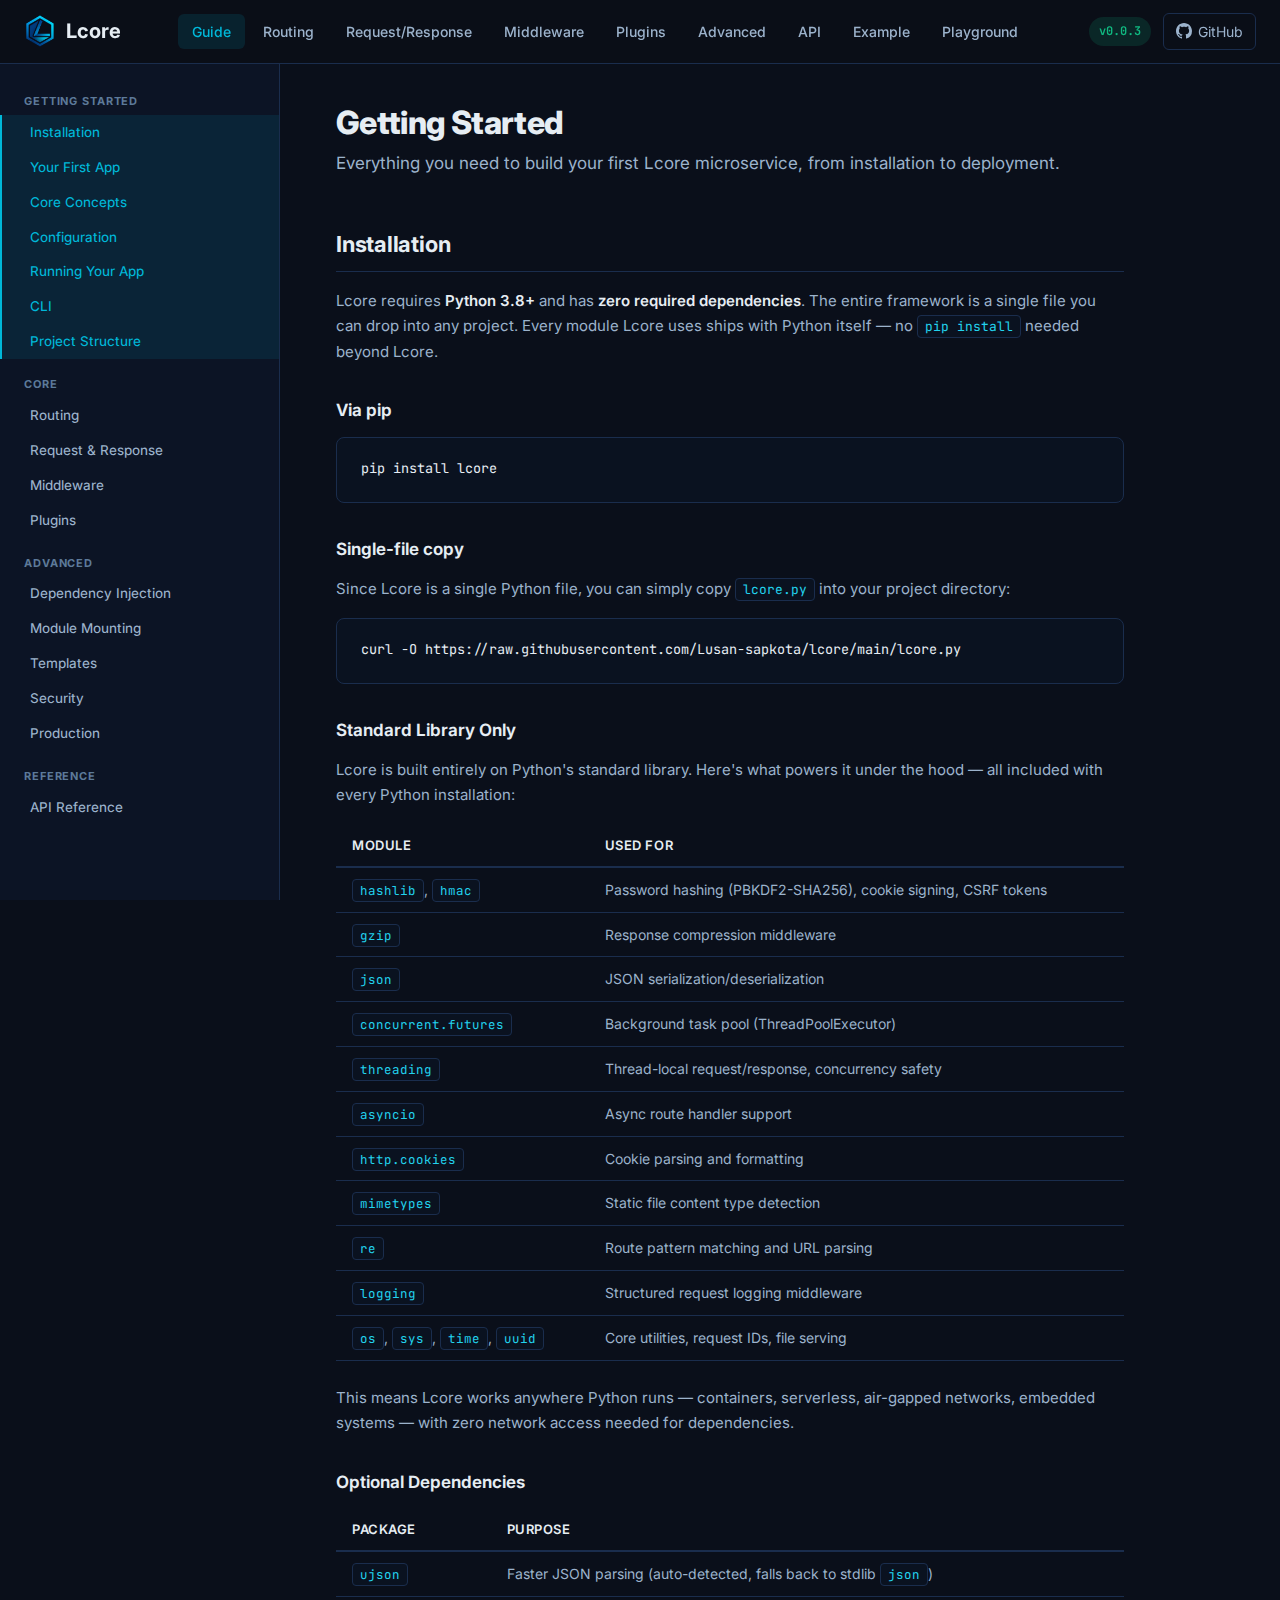
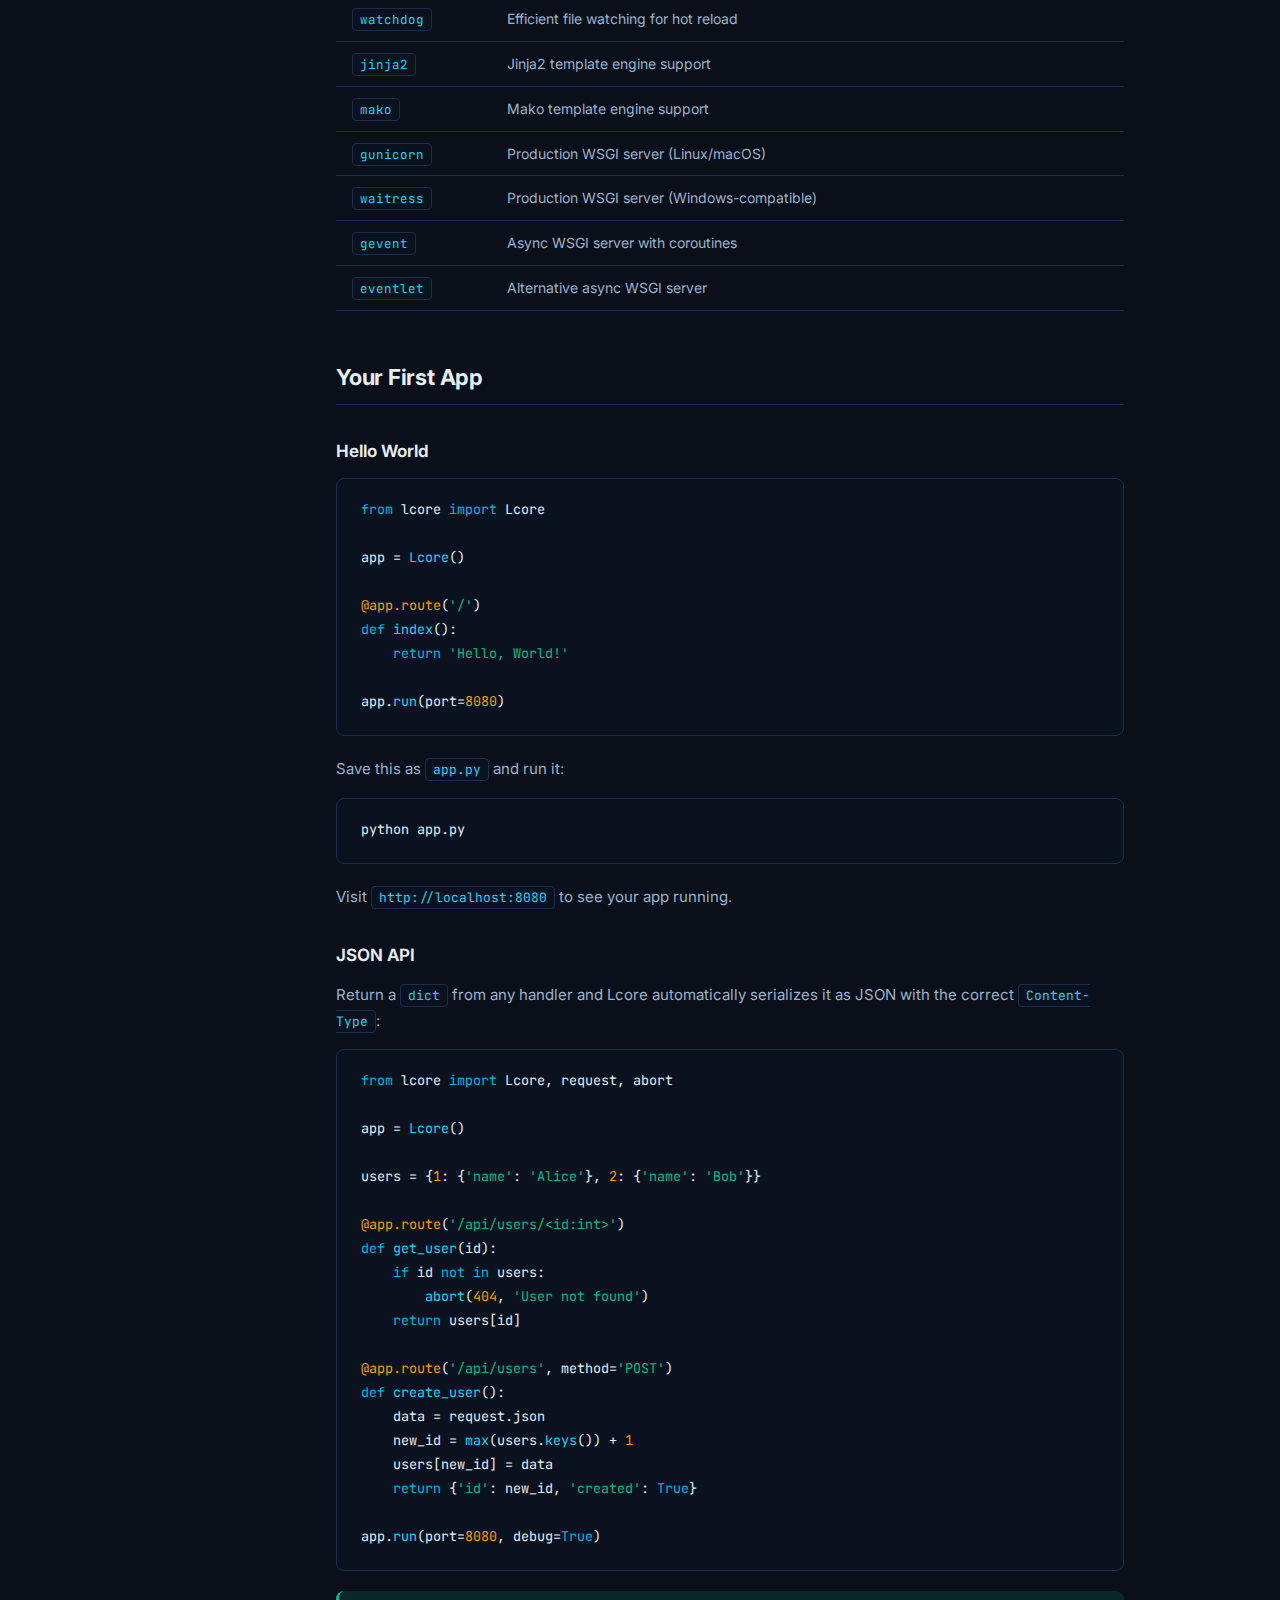
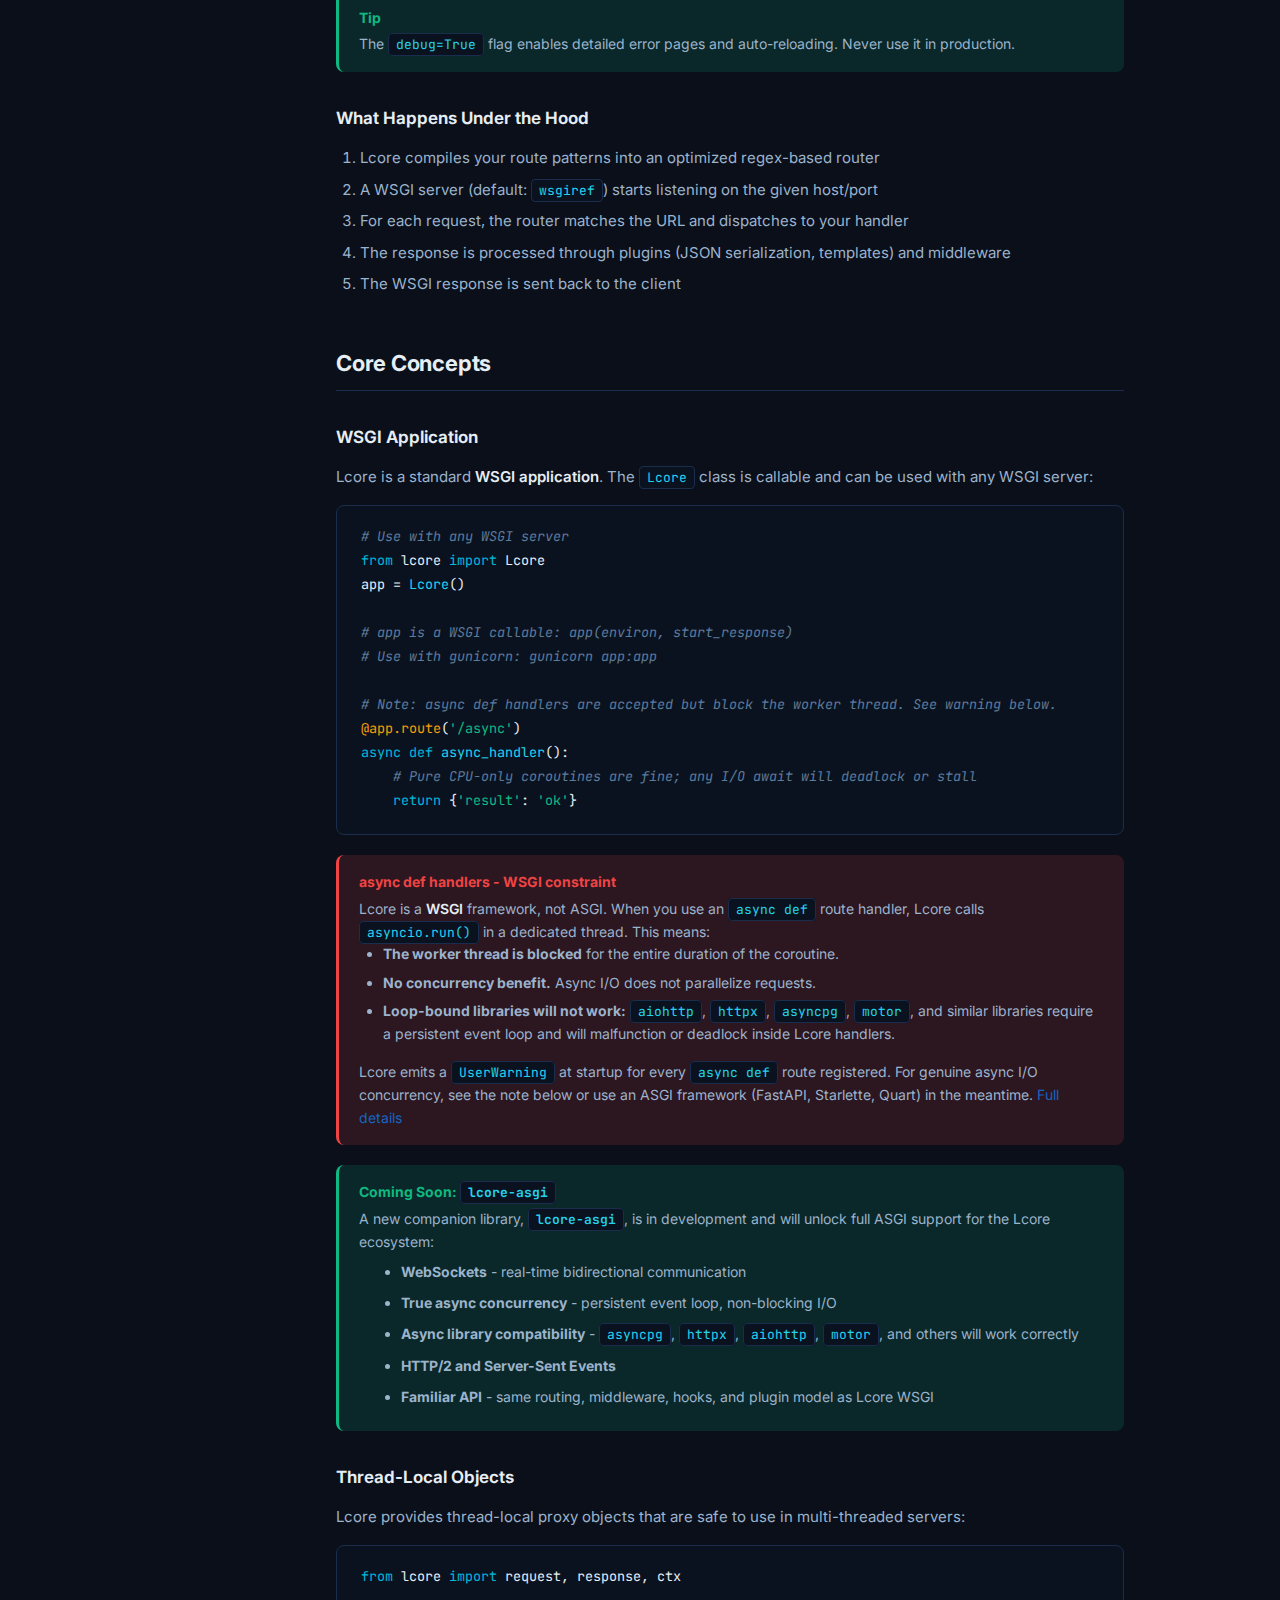
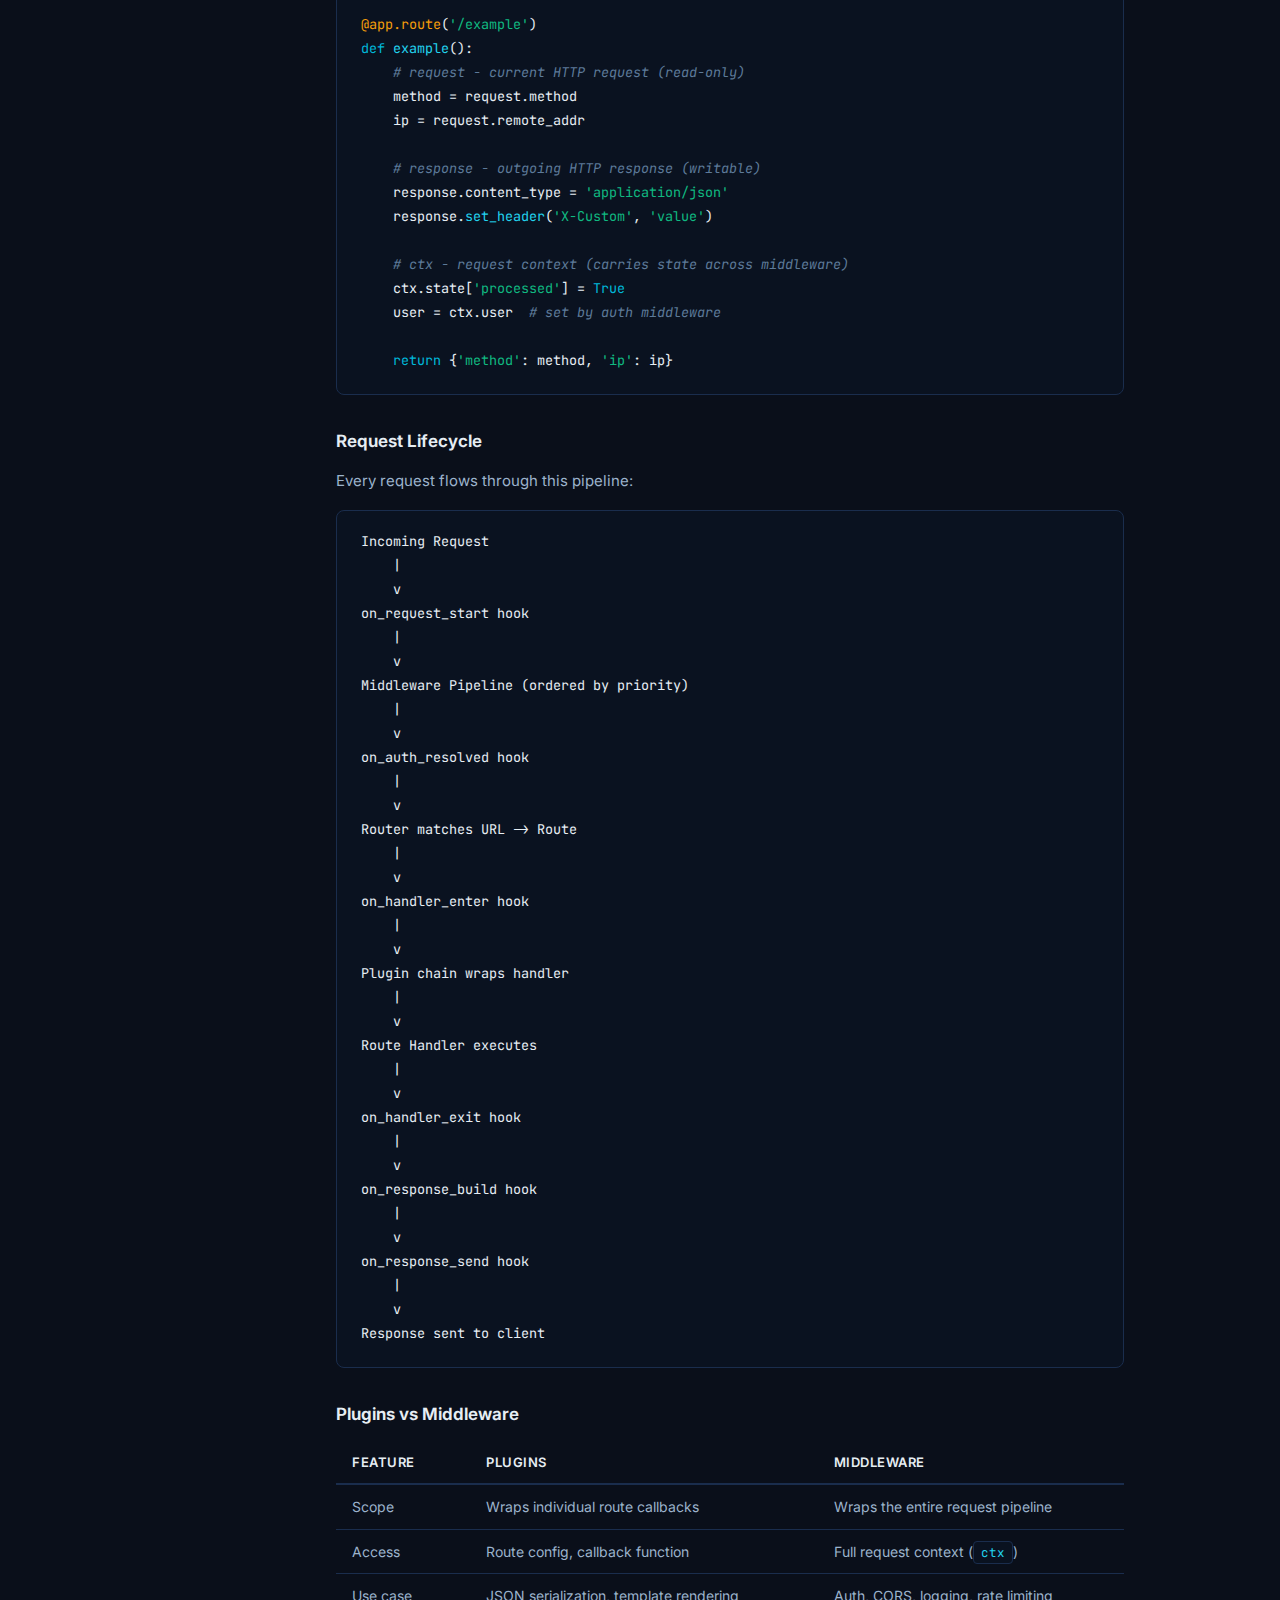
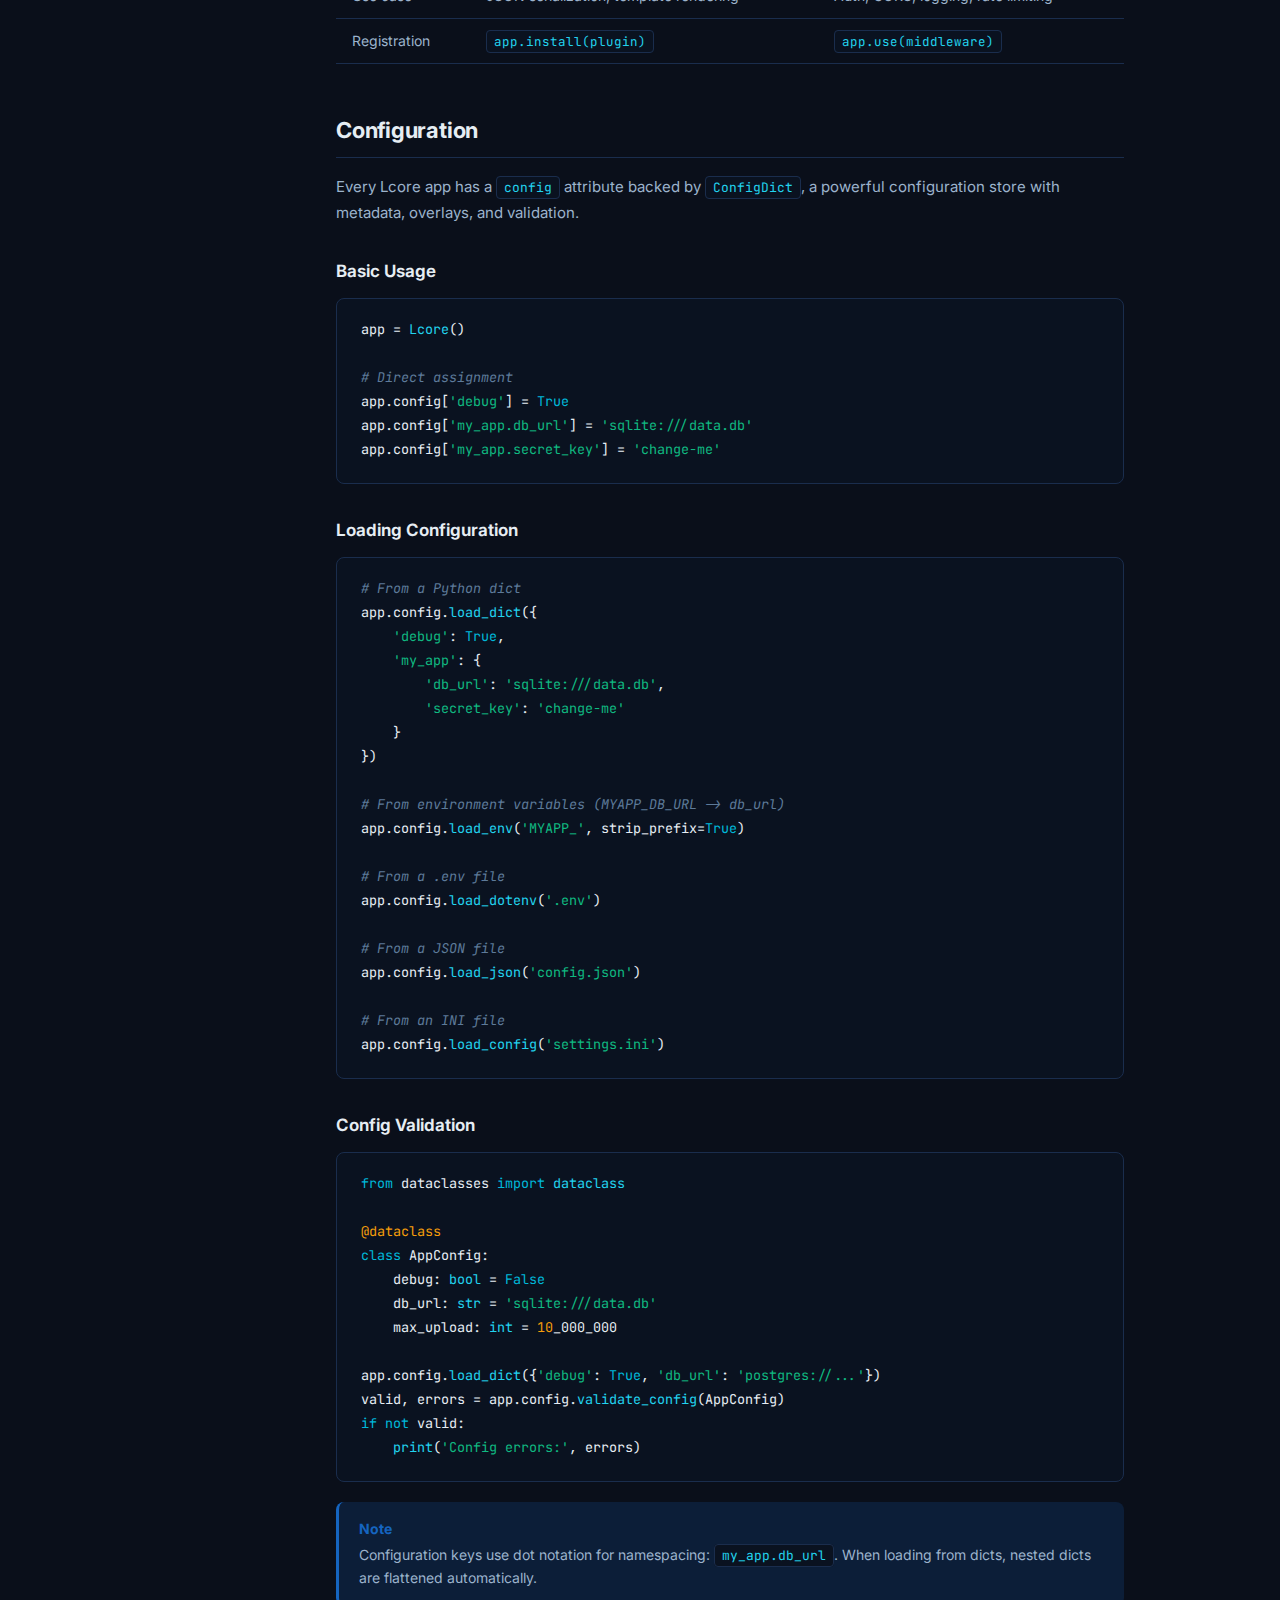
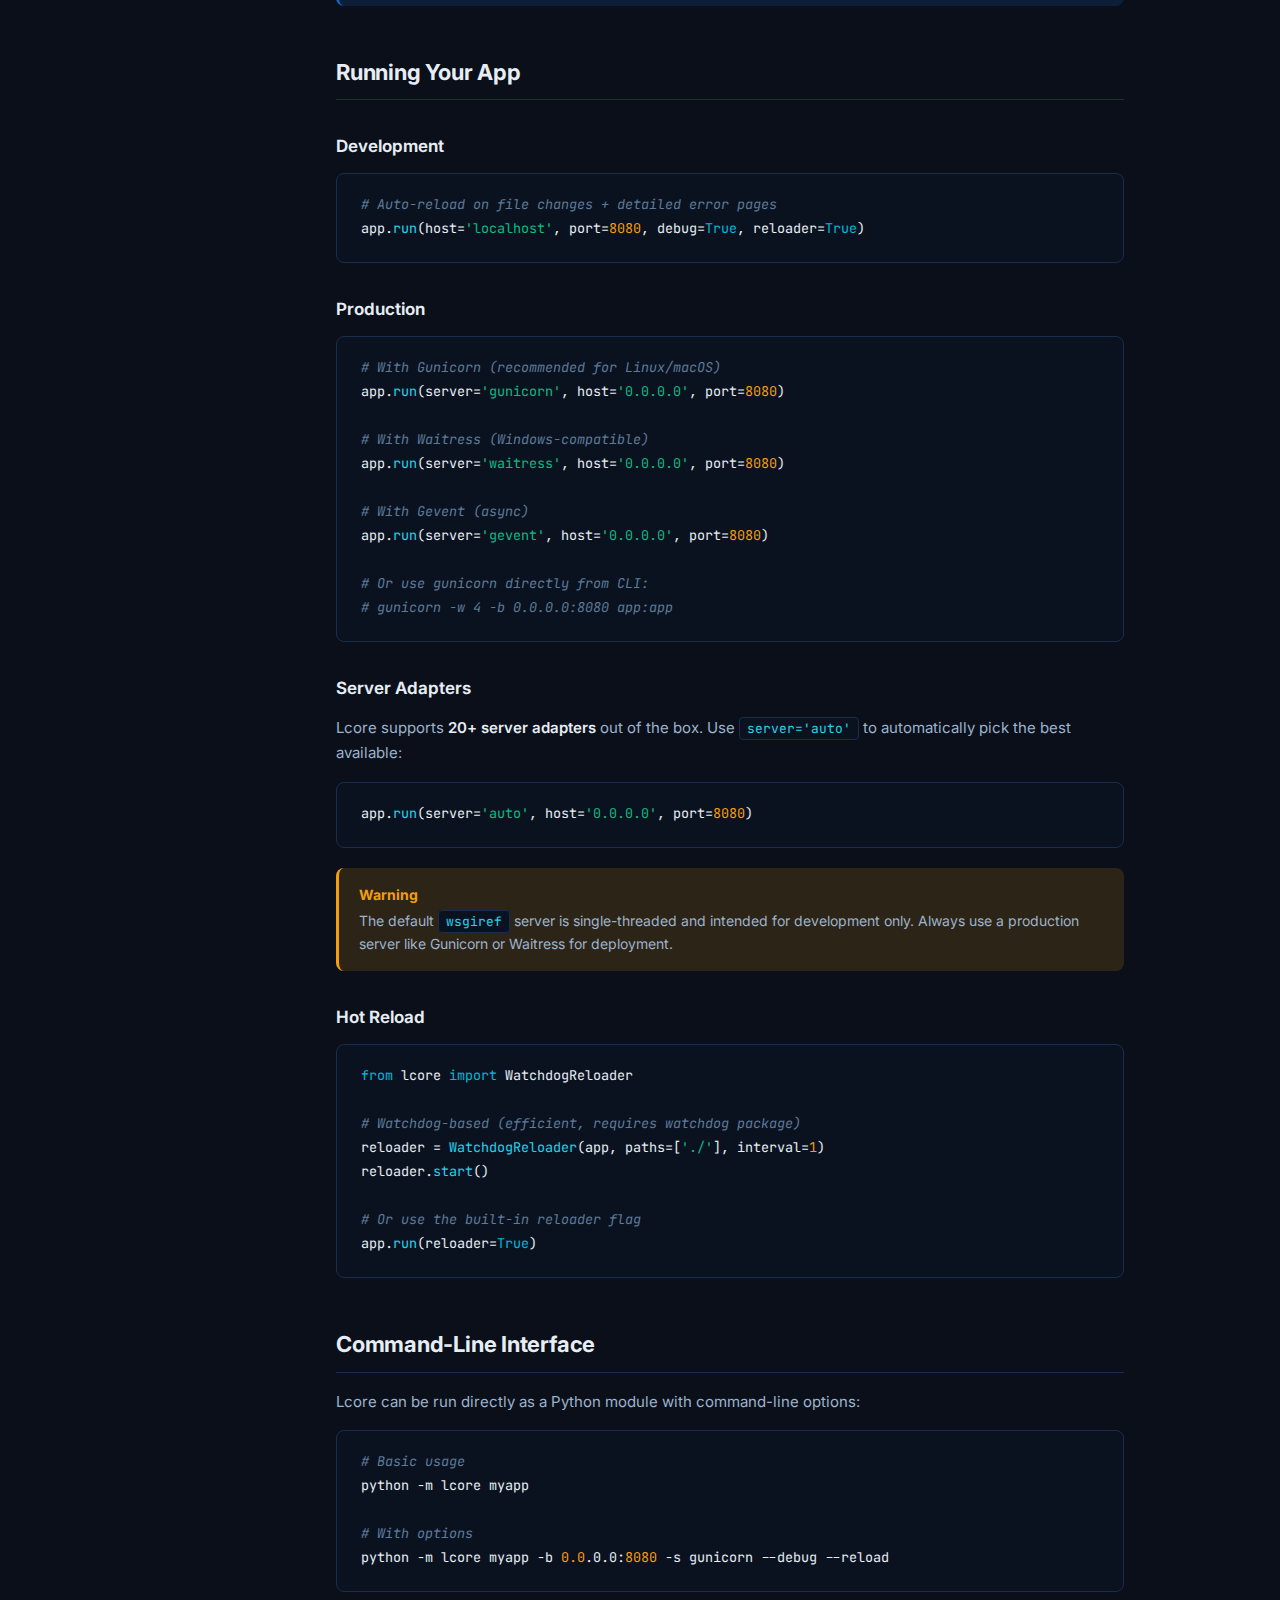
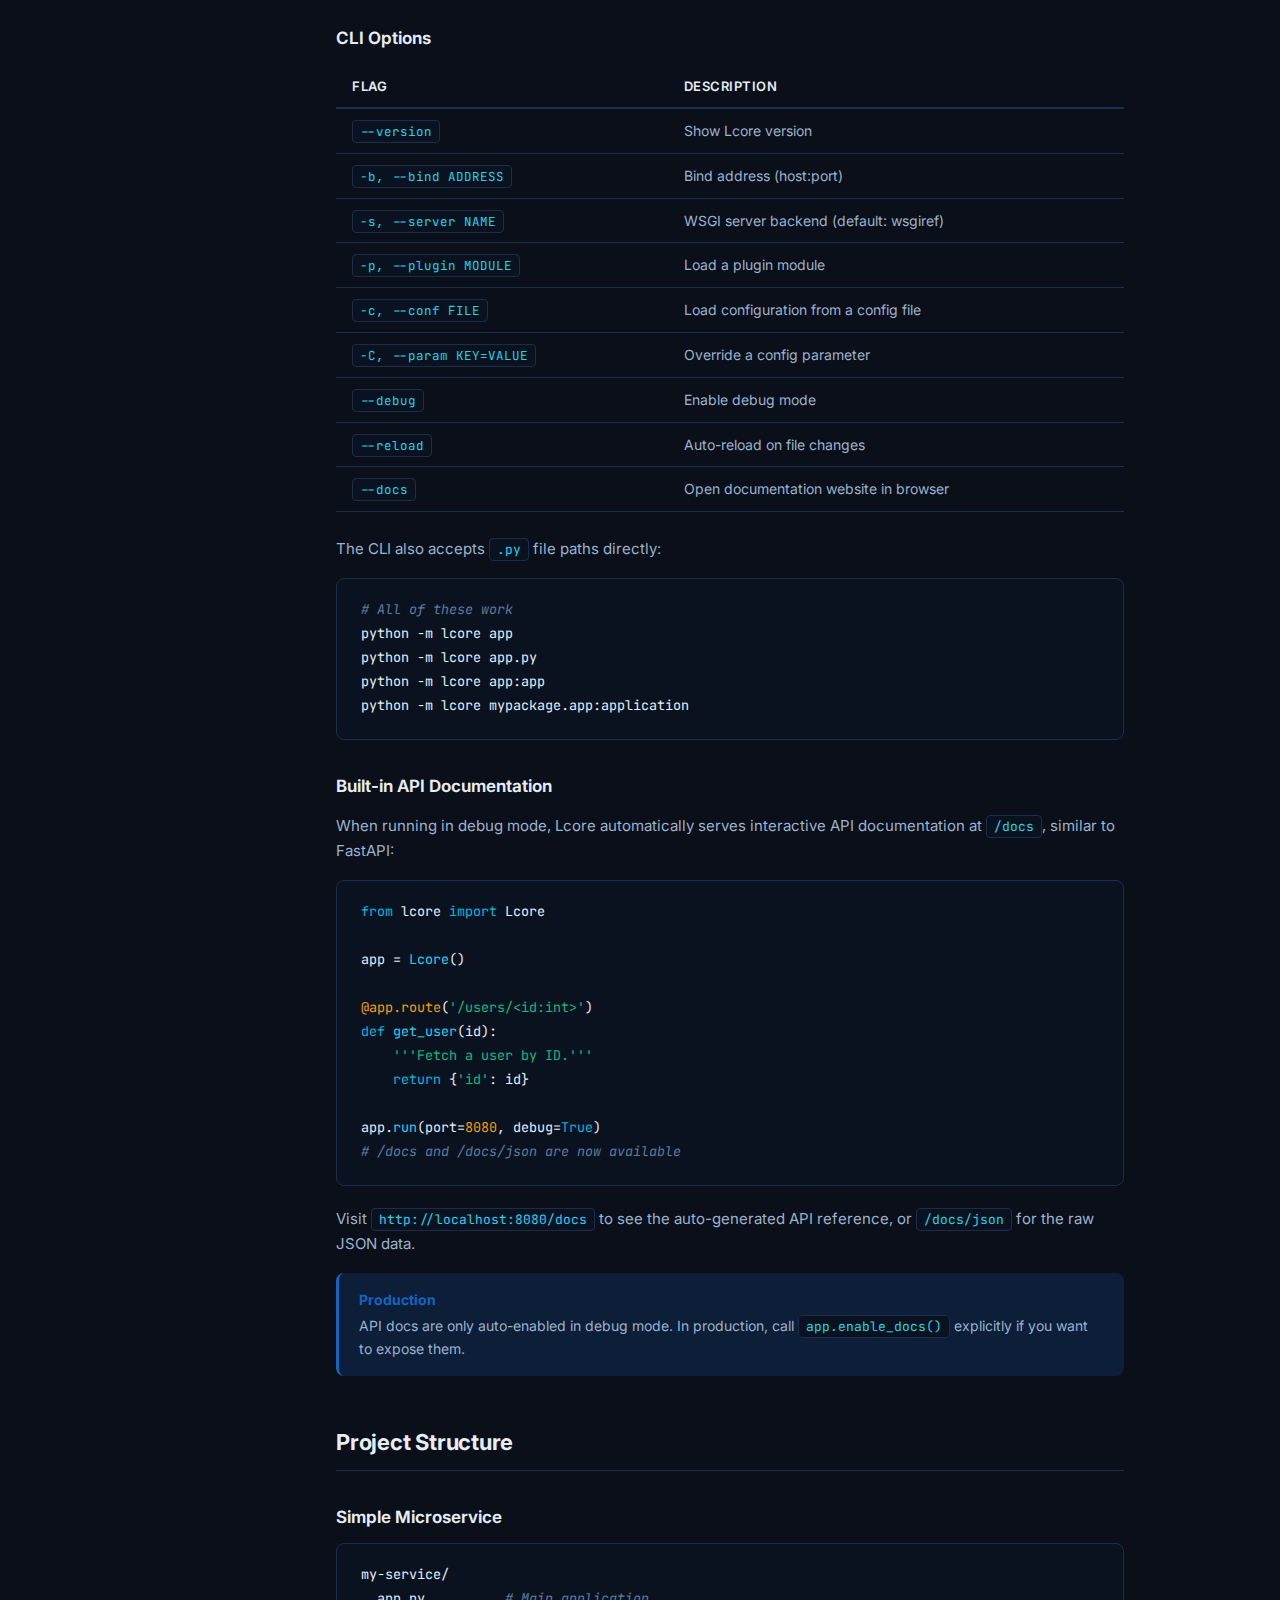
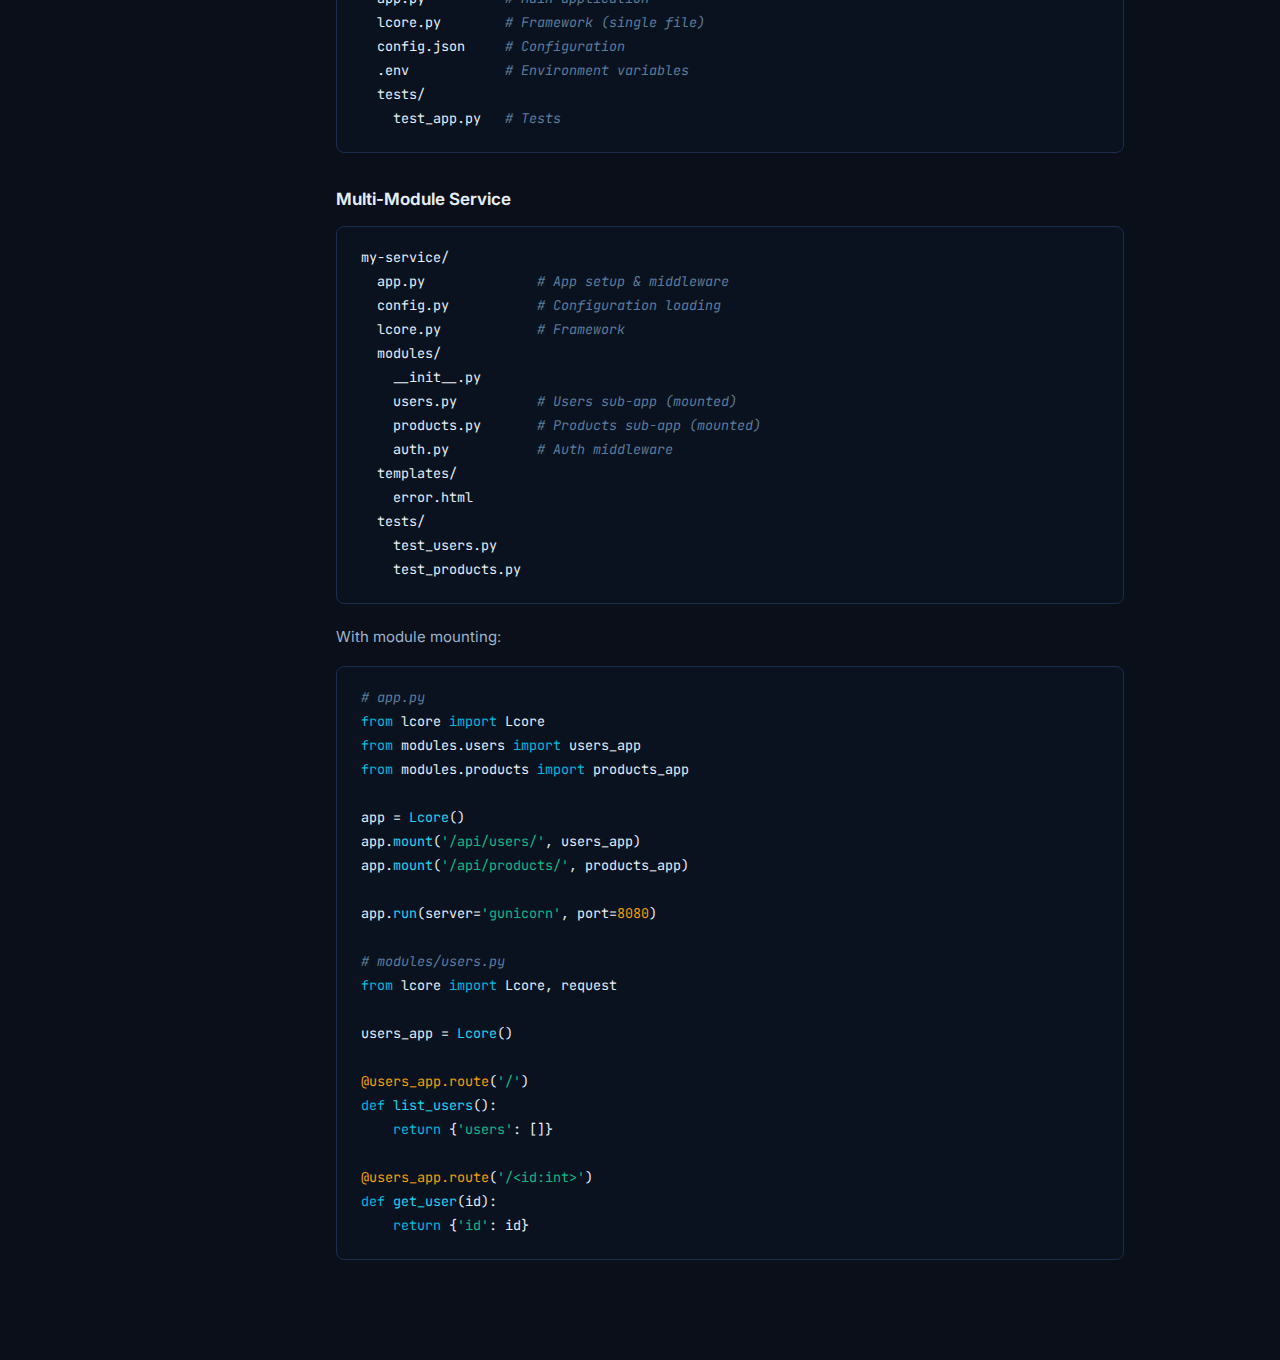
<file: docs/getting-started.html>
<!DOCTYPE html>
<html lang="en">
<head>
  <meta charset="UTF-8">
  <meta name="viewport" content="width=device-width, initial-scale=1.0">
  <title>Getting Started - Lcore Documentation</title>
  <link rel="preconnect" href="https://fonts.googleapis.com">
  <link href="https://fonts.googleapis.com/css2?family=Inter:wght@400;450;500;600;700;800&family=JetBrains+Mono:wght@400;500;600;700&display=swap" rel="stylesheet">
  <link rel="stylesheet" href="assets/style.css">
  <link rel="shortcut icon" href="lcore.png" type="image/x-icon">

</head>
<body>
  <header class="site-header">
    <div class="header-inner">
      <a href="index.html" class="logo"><img src="lcore.png" alt="Lcore" class="logo-icon"> Lcore</a>
      <nav class="header-nav">
        <a href="getting-started.html">Guide</a>
        <a href="routing.html">Routing</a>
        <a href="request-response.html">Request/Response</a>
        <a href="middleware.html">Middleware</a>
        <a href="plugins.html">Plugins</a>
        <a href="advanced.html">Advanced</a>
        <a href="api-reference.html">API</a>
        <a href="real-world-example.html">Example</a>
        <a href="https://play-lcore.lusansapkota.com.np/#code-playground">Playground</a>
      </nav>
      <div class="header-right">
        <span class="version-badge">v0.0.3</span>
        <a href="https://github.com/Lusan-sapkota/lcore" class="github-link">
          <svg width="16" height="16" viewBox="0 0 16 16" fill="currentColor"><path d="M8 0C3.58 0 0 3.58 0 8c0 3.54 2.29 6.53 5.47 7.59.4.07.55-.17.55-.38 0-.19-.01-.82-.01-1.49-2.01.37-2.53-.49-2.69-.94-.09-.23-.48-.94-.82-1.13-.28-.15-.68-.52-.01-.53.63-.01 1.08.58 1.23.82.72 1.21 1.87.87 2.33.66.07-.52.28-.87.51-1.07-1.78-.2-3.64-.89-3.64-3.95 0-.87.31-1.59.82-2.15-.08-.2-.36-1.02.08-2.12 0 0 .67-.21 2.2.82.64-.18 1.32-.27 2-.27.68 0 1.36.09 2 .27 1.53-1.04 2.2-.82 2.2-.82.44 1.1.16 1.92.08 2.12.51.56.82 1.27.82 2.15 0 3.07-1.87 3.75-3.65 3.95.29.25.54.73.54 1.48 0 1.07-.01 1.93-.01 2.2 0 .21.15.46.55.38A8.013 8.013 0 0016 8c0-4.42-3.58-8-8-8z"/></svg>
          GitHub
        </a>
        <button class="menu-toggle">&#9776;</button>
      </div>
    </div>
  </header>

  <div class="doc-layout">
    <aside class="sidebar">
      <div class="sidebar-section">
        <div class="sidebar-title">Getting Started</div>
        <a href="getting-started.html#installation" class="sidebar-link">Installation</a>
        <a href="getting-started.html#first-app" class="sidebar-link">Your First App</a>
        <a href="getting-started.html#concepts" class="sidebar-link">Core Concepts</a>
        <a href="getting-started.html#configuration" class="sidebar-link">Configuration</a>
        <a href="getting-started.html#running" class="sidebar-link">Running Your App</a>
        <a href="getting-started.html#cli" class="sidebar-link">CLI</a>
        <a href="getting-started.html#project-structure" class="sidebar-link">Project Structure</a>
      </div>
      <div class="sidebar-section">
        <div class="sidebar-title">Core</div>
        <a href="routing.html" class="sidebar-link">Routing</a>
        <a href="request-response.html" class="sidebar-link">Request &amp; Response</a>
        <a href="middleware.html" class="sidebar-link">Middleware</a>
        <a href="plugins.html" class="sidebar-link">Plugins</a>
      </div>
      <div class="sidebar-section">
        <div class="sidebar-title">Advanced</div>
        <a href="advanced.html#dependency-injection" class="sidebar-link">Dependency Injection</a>
        <a href="advanced.html#mounting" class="sidebar-link">Module Mounting</a>
        <a href="advanced.html#templates" class="sidebar-link">Templates</a>
        <a href="advanced.html#security" class="sidebar-link">Security</a>
        <a href="advanced.html#production" class="sidebar-link">Production</a>
      </div>
      <div class="sidebar-section">
        <div class="sidebar-title">Reference</div>
        <a href="api-reference.html" class="sidebar-link">API Reference</a>
      </div>
    </aside>

    <main class="content">
      <h1>Getting Started</h1>
      <p class="page-desc">Everything you need to build your first Lcore microservice, from installation to deployment.</p>

      <!-- Installation -->
      <h2 id="installation">Installation</h2>

      <p>Lcore requires <strong>Python 3.8+</strong> and has <strong>zero required dependencies</strong>. The entire framework is a single file you can drop into any project. Every module Lcore uses ships with Python itself &mdash; no <code>pip install</code> needed beyond Lcore.</p>

      <h3>Via pip</h3>
      <pre><code>pip install lcore</code></pre>

      <h3>Single-file copy</h3>
      <p>Since Lcore is a single Python file, you can simply copy <code>lcore.py</code> into your project directory:</p>
      <pre><code>curl -O https://raw.githubusercontent.com/Lusan-sapkota/lcore/main/lcore.py</code></pre>

      <h3>Standard Library Only</h3>
      <p>Lcore is built entirely on Python's standard library. Here's what powers it under the hood &mdash; all included with every Python installation:</p>
      <table>
        <thead><tr><th>Module</th><th>Used For</th></tr></thead>
        <tbody>
          <tr><td><code>hashlib</code>, <code>hmac</code></td><td>Password hashing (PBKDF2-SHA256), cookie signing, CSRF tokens</td></tr>
          <tr><td><code>gzip</code></td><td>Response compression middleware</td></tr>
          <tr><td><code>json</code></td><td>JSON serialization/deserialization</td></tr>
          <tr><td><code>concurrent.futures</code></td><td>Background task pool (ThreadPoolExecutor)</td></tr>
          <tr><td><code>threading</code></td><td>Thread-local request/response, concurrency safety</td></tr>
          <tr><td><code>asyncio</code></td><td>Async route handler support</td></tr>
          <tr><td><code>http.cookies</code></td><td>Cookie parsing and formatting</td></tr>
          <tr><td><code>mimetypes</code></td><td>Static file content type detection</td></tr>
          <tr><td><code>re</code></td><td>Route pattern matching and URL parsing</td></tr>
          <tr><td><code>logging</code></td><td>Structured request logging middleware</td></tr>
          <tr><td><code>os</code>, <code>sys</code>, <code>time</code>, <code>uuid</code></td><td>Core utilities, request IDs, file serving</td></tr>
        </tbody>
      </table>
      <p>This means Lcore works anywhere Python runs &mdash; containers, serverless, air-gapped networks, embedded systems &mdash; with zero network access needed for dependencies.</p>

      <h3>Optional Dependencies</h3>
      <table>
        <thead><tr><th>Package</th><th>Purpose</th></tr></thead>
        <tbody>
          <tr><td><code>ujson</code></td><td>Faster JSON parsing (auto-detected, falls back to stdlib <code>json</code>)</td></tr>
          <tr><td><code>watchdog</code></td><td>Efficient file watching for hot reload</td></tr>
          <tr><td><code>jinja2</code></td><td>Jinja2 template engine support</td></tr>
          <tr><td><code>mako</code></td><td>Mako template engine support</td></tr>
          <tr><td><code>gunicorn</code></td><td>Production WSGI server (Linux/macOS)</td></tr>
          <tr><td><code>waitress</code></td><td>Production WSGI server (Windows-compatible)</td></tr>
          <tr><td><code>gevent</code></td><td>Async WSGI server with coroutines</td></tr>
          <tr><td><code>eventlet</code></td><td>Alternative async WSGI server</td></tr>
        </tbody>
      </table>

      <!-- First App -->
      <h2 id="first-app">Your First App</h2>

      <h3>Hello World</h3>
      <pre><code>from lcore import Lcore

app = Lcore()

@app.route('/')
def index():
    return 'Hello, World!'

app.run(port=8080)</code></pre>

      <p>Save this as <code>app.py</code> and run it:</p>
      <pre><code>python app.py</code></pre>
      <p>Visit <code>http://localhost:8080</code> to see your app running.</p>

      <h3>JSON API</h3>
      <p>Return a <code>dict</code> from any handler and Lcore automatically serializes it as JSON with the correct <code>Content-Type</code>:</p>
      <pre><code>from lcore import Lcore, request, abort

app = Lcore()

users = {1: {'name': 'Alice'}, 2: {'name': 'Bob'}}

@app.route('/api/users/&lt;id:int&gt;')
def get_user(id):
    if id not in users:
        abort(404, 'User not found')
    return users[id]

@app.route('/api/users', method='POST')
def create_user():
    data = request.json
    new_id = max(users.keys()) + 1
    users[new_id] = data
    return {'id': new_id, 'created': True}

app.run(port=8080, debug=True)</code></pre>

      <div class="info-box tip">
        <strong>Tip</strong>
        <p>The <code>debug=True</code> flag enables detailed error pages and auto-reloading. Never use it in production.</p>
      </div>

      <h3>What Happens Under the Hood</h3>
      <ol>
        <li>Lcore compiles your route patterns into an optimized regex-based router</li>
        <li>A WSGI server (default: <code>wsgiref</code>) starts listening on the given host/port</li>
        <li>For each request, the router matches the URL and dispatches to your handler</li>
        <li>The response is processed through plugins (JSON serialization, templates) and middleware</li>
        <li>The WSGI response is sent back to the client</li>
      </ol>

      <!-- Core Concepts -->
      <h2 id="concepts">Core Concepts</h2>

      <h3>WSGI Application</h3>
      <p>Lcore is a standard <strong>WSGI application</strong>. The <code>Lcore</code> class is callable and can be used with any WSGI server:</p>
      <pre><code># Use with any WSGI server
from lcore import Lcore
app = Lcore()

# app is a WSGI callable: app(environ, start_response)
# Use with gunicorn: gunicorn app:app

# Note: async def handlers are accepted but block the worker thread. See warning below.
@app.route('/async')
async def async_handler():
    # Pure CPU-only coroutines are fine; any I/O await will deadlock or stall
    return {'result': 'ok'}</code></pre>

      <div class="info-box danger">
        <strong>async def handlers - WSGI constraint</strong>
        <p>Lcore is a <strong>WSGI</strong> framework, not ASGI. When you use an <code>async def</code> route
        handler, Lcore calls <code>asyncio.run()</code> in a dedicated thread. This means:</p>
        <ul>
          <li><strong>The worker thread is blocked</strong> for the entire duration of the coroutine.</li>
          <li><strong>No concurrency benefit.</strong> Async I/O does not parallelize requests.</li>
          <li><strong>Loop-bound libraries will not work:</strong> <code>aiohttp</code>, <code>httpx</code>,
            <code>asyncpg</code>, <code>motor</code>, and similar libraries require a persistent
            event loop and will malfunction or deadlock inside Lcore handlers.</li>
        </ul>
        <p>Lcore emits a <code>UserWarning</code> at startup for every <code>async def</code> route registered.
        For genuine async I/O concurrency, see the note below or use an ASGI framework (FastAPI, Starlette, Quart) in the meantime.
        <a href="routing.html#async-routes">Full details</a></p>
      </div>

      <div class="info-box tip">
        <strong>Coming Soon: <code>lcore-asgi</code></strong>
        <p>A new companion library, <strong><code>lcore-asgi</code></strong>, is in development and will unlock
          full ASGI support for the Lcore ecosystem:</p>
        <ul style="margin:6px 0 0 18px;line-height:1.8">
          <li><strong>WebSockets</strong> - real-time bidirectional communication</li>
          <li><strong>True async concurrency</strong> - persistent event loop, non-blocking I/O</li>
          <li><strong>Async library compatibility</strong> - <code>asyncpg</code>, <code>httpx</code>, <code>aiohttp</code>, <code>motor</code>, and others will work correctly</li>
          <li><strong>HTTP/2 and Server-Sent Events</strong></li>
          <li><strong>Familiar API</strong> - same routing, middleware, hooks, and plugin model as Lcore WSGI</li>
        </ul>
      </div>

      <h3>Thread-Local Objects</h3>
      <p>Lcore provides thread-local proxy objects that are safe to use in multi-threaded servers:</p>
      <pre><code>from lcore import request, response, ctx

@app.route('/example')
def example():
    # request - current HTTP request (read-only)
    method = request.method
    ip = request.remote_addr

    # response - outgoing HTTP response (writable)
    response.content_type = 'application/json'
    response.set_header('X-Custom', 'value')

    # ctx - request context (carries state across middleware)
    ctx.state['processed'] = True
    user = ctx.user  # set by auth middleware

    return {'method': method, 'ip': ip}</code></pre>

      <h3>Request Lifecycle</h3>
      <p>Every request flows through this pipeline:</p>
      <pre><code>Incoming Request
    |
    v
on_request_start hook
    |
    v
Middleware Pipeline (ordered by priority)
    |
    v
on_auth_resolved hook
    |
    v
Router matches URL -&gt; Route
    |
    v
on_handler_enter hook
    |
    v
Plugin chain wraps handler
    |
    v
Route Handler executes
    |
    v
on_handler_exit hook
    |
    v
on_response_build hook
    |
    v
on_response_send hook
    |
    v
Response sent to client</code></pre>

      <h3>Plugins vs Middleware</h3>
      <table>
        <thead><tr><th>Feature</th><th>Plugins</th><th>Middleware</th></tr></thead>
        <tbody>
          <tr><td>Scope</td><td>Wraps individual route callbacks</td><td>Wraps the entire request pipeline</td></tr>
          <tr><td>Access</td><td>Route config, callback function</td><td>Full request context (<code>ctx</code>)</td></tr>
          <tr><td>Use case</td><td>JSON serialization, template rendering</td><td>Auth, CORS, logging, rate limiting</td></tr>
          <tr><td>Registration</td><td><code>app.install(plugin)</code></td><td><code>app.use(middleware)</code></td></tr>
        </tbody>
      </table>

      <!-- Configuration -->
      <h2 id="configuration">Configuration</h2>

      <p>Every Lcore app has a <code>config</code> attribute backed by <code>ConfigDict</code>, a powerful configuration store with metadata, overlays, and validation.</p>

      <h3>Basic Usage</h3>
      <pre><code>app = Lcore()

# Direct assignment
app.config['debug'] = True
app.config['my_app.db_url'] = 'sqlite:///data.db'
app.config['my_app.secret_key'] = 'change-me'</code></pre>

      <h3>Loading Configuration</h3>
      <pre><code># From a Python dict
app.config.load_dict({
    'debug': True,
    'my_app': {
        'db_url': 'sqlite:///data.db',
        'secret_key': 'change-me'
    }
})

# From environment variables (MYAPP_DB_URL -&gt; db_url)
app.config.load_env('MYAPP_', strip_prefix=True)

# From a .env file
app.config.load_dotenv('.env')

# From a JSON file
app.config.load_json('config.json')

# From an INI file
app.config.load_config('settings.ini')</code></pre>

      <h3>Config Validation</h3>
      <pre><code>from dataclasses import dataclass

@dataclass
class AppConfig:
    debug: bool = False
    db_url: str = 'sqlite:///data.db'
    max_upload: int = 10_000_000

app.config.load_dict({'debug': True, 'db_url': 'postgres://...'})
valid, errors = app.config.validate_config(AppConfig)
if not valid:
    print('Config errors:', errors)</code></pre>

      <div class="info-box note">
        <strong>Note</strong>
        <p>Configuration keys use dot notation for namespacing: <code>my_app.db_url</code>. When loading from dicts, nested dicts are flattened automatically.</p>
      </div>

      <!-- Running Your App -->
      <h2 id="running">Running Your App</h2>

      <h3>Development</h3>
      <pre><code># Auto-reload on file changes + detailed error pages
app.run(host='localhost', port=8080, debug=True, reloader=True)</code></pre>

      <h3>Production</h3>
      <pre><code># With Gunicorn (recommended for Linux/macOS)
app.run(server='gunicorn', host='0.0.0.0', port=8080)

# With Waitress (Windows-compatible)
app.run(server='waitress', host='0.0.0.0', port=8080)

# With Gevent (async)
app.run(server='gevent', host='0.0.0.0', port=8080)

# Or use gunicorn directly from CLI:
# gunicorn -w 4 -b 0.0.0.0:8080 app:app</code></pre>

      <h3>Server Adapters</h3>
      <p>Lcore supports <strong>20+ server adapters</strong> out of the box. Use <code>server='auto'</code> to automatically pick the best available:</p>
      <pre><code>app.run(server='auto', host='0.0.0.0', port=8080)</code></pre>

      <div class="info-box warning">
        <strong>Warning</strong>
        <p>The default <code>wsgiref</code> server is single-threaded and intended for development only. Always use a production server like Gunicorn or Waitress for deployment.</p>
      </div>

      <h3>Hot Reload</h3>
      <pre><code>from lcore import WatchdogReloader

# Watchdog-based (efficient, requires watchdog package)
reloader = WatchdogReloader(app, paths=['./'], interval=1)
reloader.start()

# Or use the built-in reloader flag
app.run(reloader=True)</code></pre>

      <!-- CLI -->
      <h2 id="cli">Command-Line Interface</h2>

      <p>Lcore can be run directly as a Python module with command-line options:</p>

      <pre><code># Basic usage
python -m lcore myapp

# With options
python -m lcore myapp -b 0.0.0.0:8080 -s gunicorn --debug --reload</code></pre>

      <h3>CLI Options</h3>
      <table>
        <thead><tr><th>Flag</th><th>Description</th></tr></thead>
        <tbody>
          <tr><td><code>--version</code></td><td>Show Lcore version</td></tr>
          <tr><td><code>-b, --bind ADDRESS</code></td><td>Bind address (host:port)</td></tr>
          <tr><td><code>-s, --server NAME</code></td><td>WSGI server backend (default: wsgiref)</td></tr>
          <tr><td><code>-p, --plugin MODULE</code></td><td>Load a plugin module</td></tr>
          <tr><td><code>-c, --conf FILE</code></td><td>Load configuration from a config file</td></tr>
          <tr><td><code>-C, --param KEY=VALUE</code></td><td>Override a config parameter</td></tr>
          <tr><td><code>--debug</code></td><td>Enable debug mode</td></tr>
          <tr><td><code>--reload</code></td><td>Auto-reload on file changes</td></tr>
          <tr><td><code>--docs</code></td><td>Open documentation website in browser</td></tr>
        </tbody>
      </table>

      <p>The CLI also accepts <code>.py</code> file paths directly:</p>
      <pre><code># All of these work
python -m lcore app
python -m lcore app.py
python -m lcore app:app
python -m lcore mypackage.app:application</code></pre>

      <h3>Built-in API Documentation</h3>
      <p>When running in debug mode, Lcore automatically serves interactive API documentation at <code>/docs</code>, similar to FastAPI:</p>
      <pre><code>from lcore import Lcore

app = Lcore()

@app.route('/users/&lt;id:int&gt;')
def get_user(id):
    '''Fetch a user by ID.'''
    return {'id': id}

app.run(port=8080, debug=True)
# /docs and /docs/json are now available</code></pre>
      <p>Visit <code>http://localhost:8080/docs</code> to see the auto-generated API reference, or <code>/docs/json</code> for the raw JSON data.</p>

      <div class="info-box note">
        <strong>Production</strong>
        <p>API docs are only auto-enabled in debug mode. In production, call <code>app.enable_docs()</code> explicitly if you want to expose them.</p>
      </div>

      <!-- Project Structure -->
      <h2 id="project-structure">Project Structure</h2>

      <h3>Simple Microservice</h3>
      <pre><code>my-service/
  app.py          # Main application
  lcore.py        # Framework (single file)
  config.json     # Configuration
  .env            # Environment variables
  tests/
    test_app.py   # Tests</code></pre>

      <h3>Multi-Module Service</h3>
      <pre><code>my-service/
  app.py              # App setup &amp; middleware
  config.py           # Configuration loading
  lcore.py            # Framework
  modules/
    __init__.py
    users.py          # Users sub-app (mounted)
    products.py       # Products sub-app (mounted)
    auth.py           # Auth middleware
  templates/
    error.html
  tests/
    test_users.py
    test_products.py</code></pre>

      <p>With module mounting:</p>
      <pre><code># app.py
from lcore import Lcore
from modules.users import users_app
from modules.products import products_app

app = Lcore()
app.mount('/api/users/', users_app)
app.mount('/api/products/', products_app)

app.run(server='gunicorn', port=8080)

# modules/users.py
from lcore import Lcore, request

users_app = Lcore()

@users_app.route('/')
def list_users():
    return {'users': []}

@users_app.route('/&lt;id:int&gt;')
def get_user(id):
    return {'id': id}</code></pre>

    </main>
  </div>

  <script src="assets/script.js"></script>
</body>
</html>
</file>
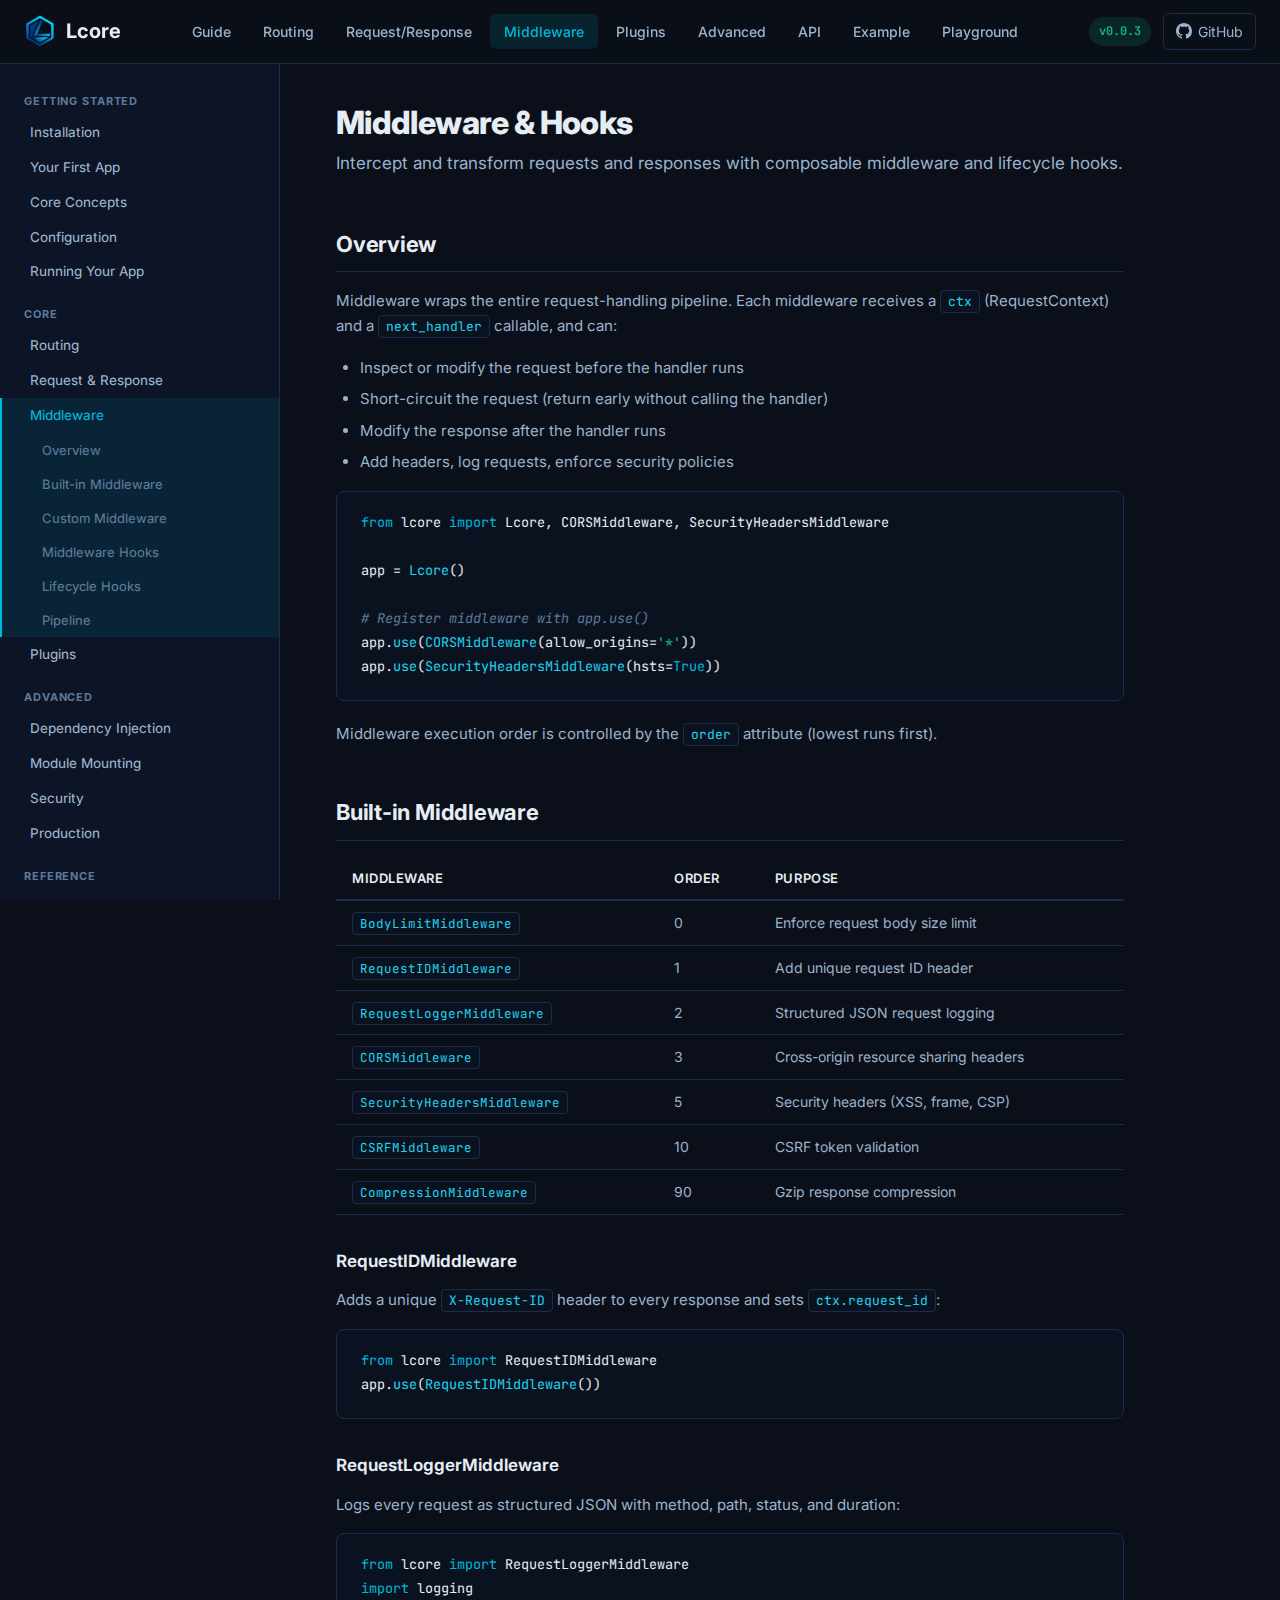
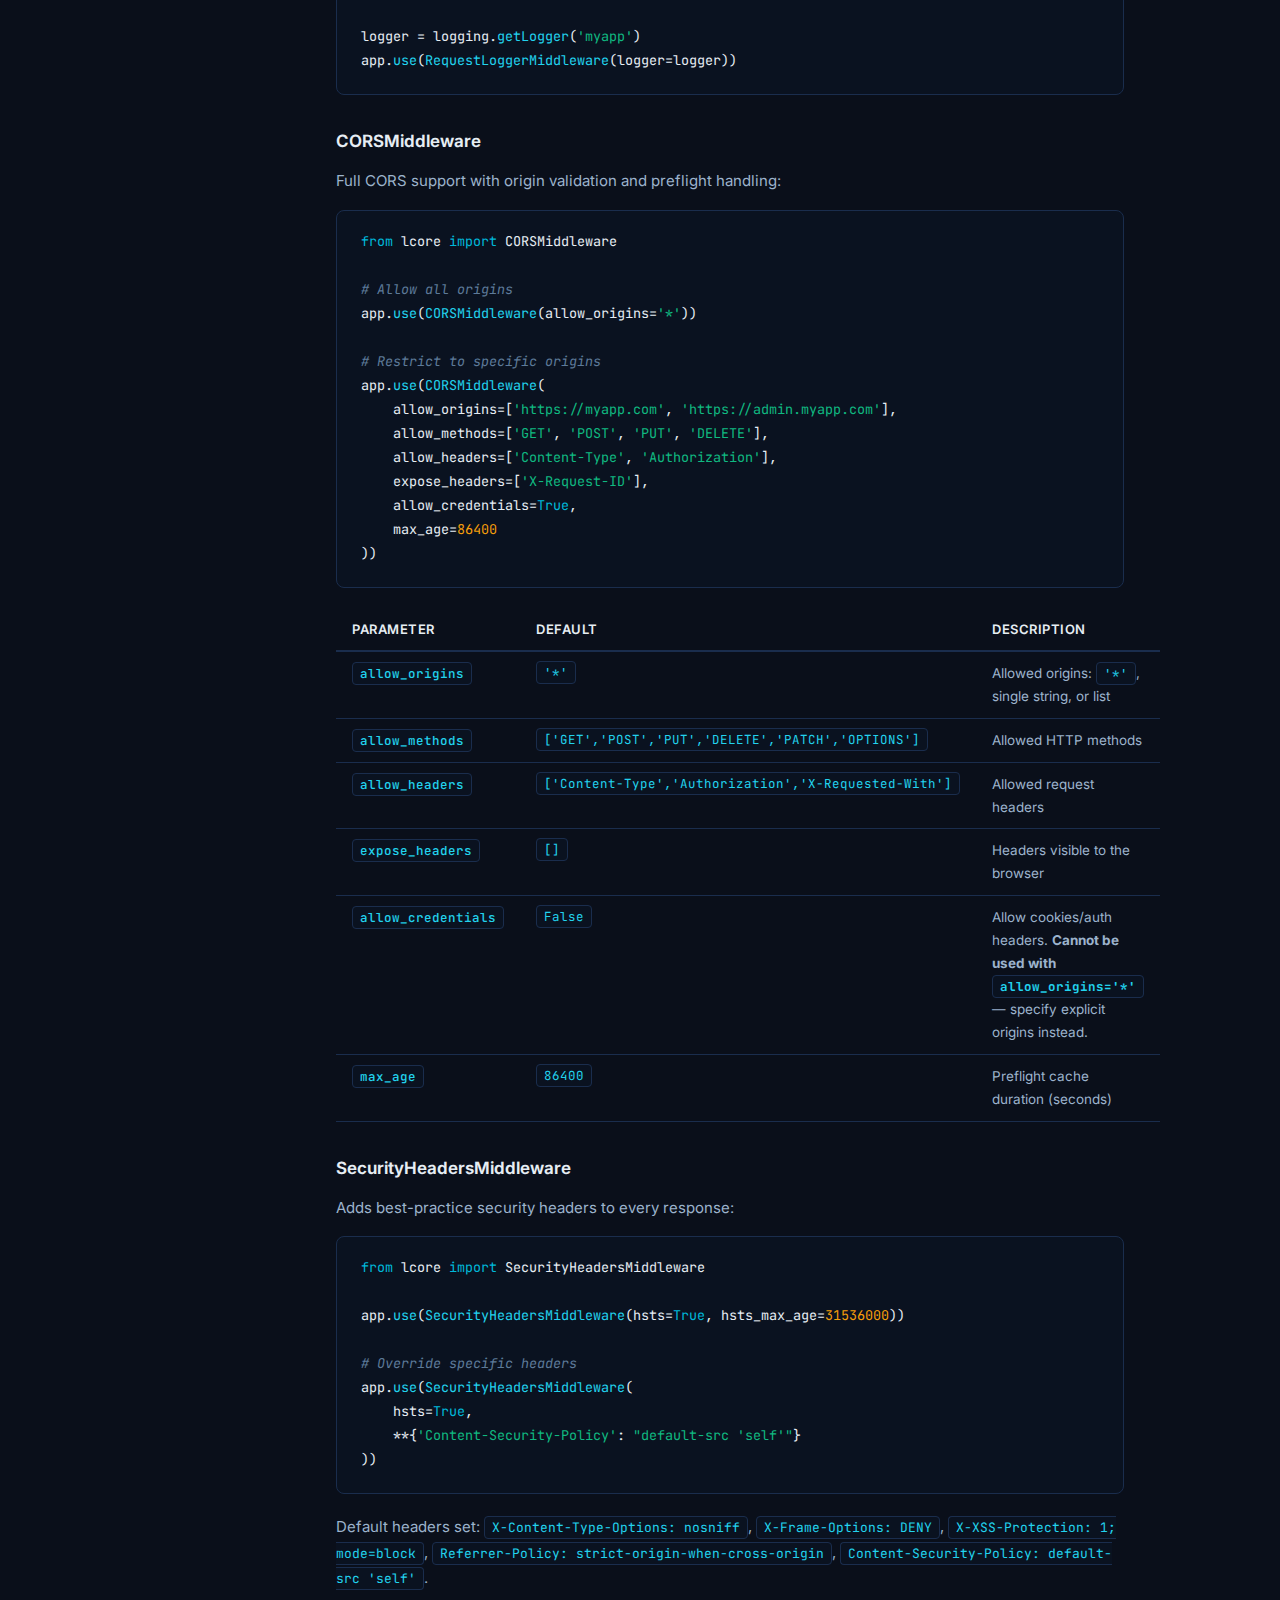
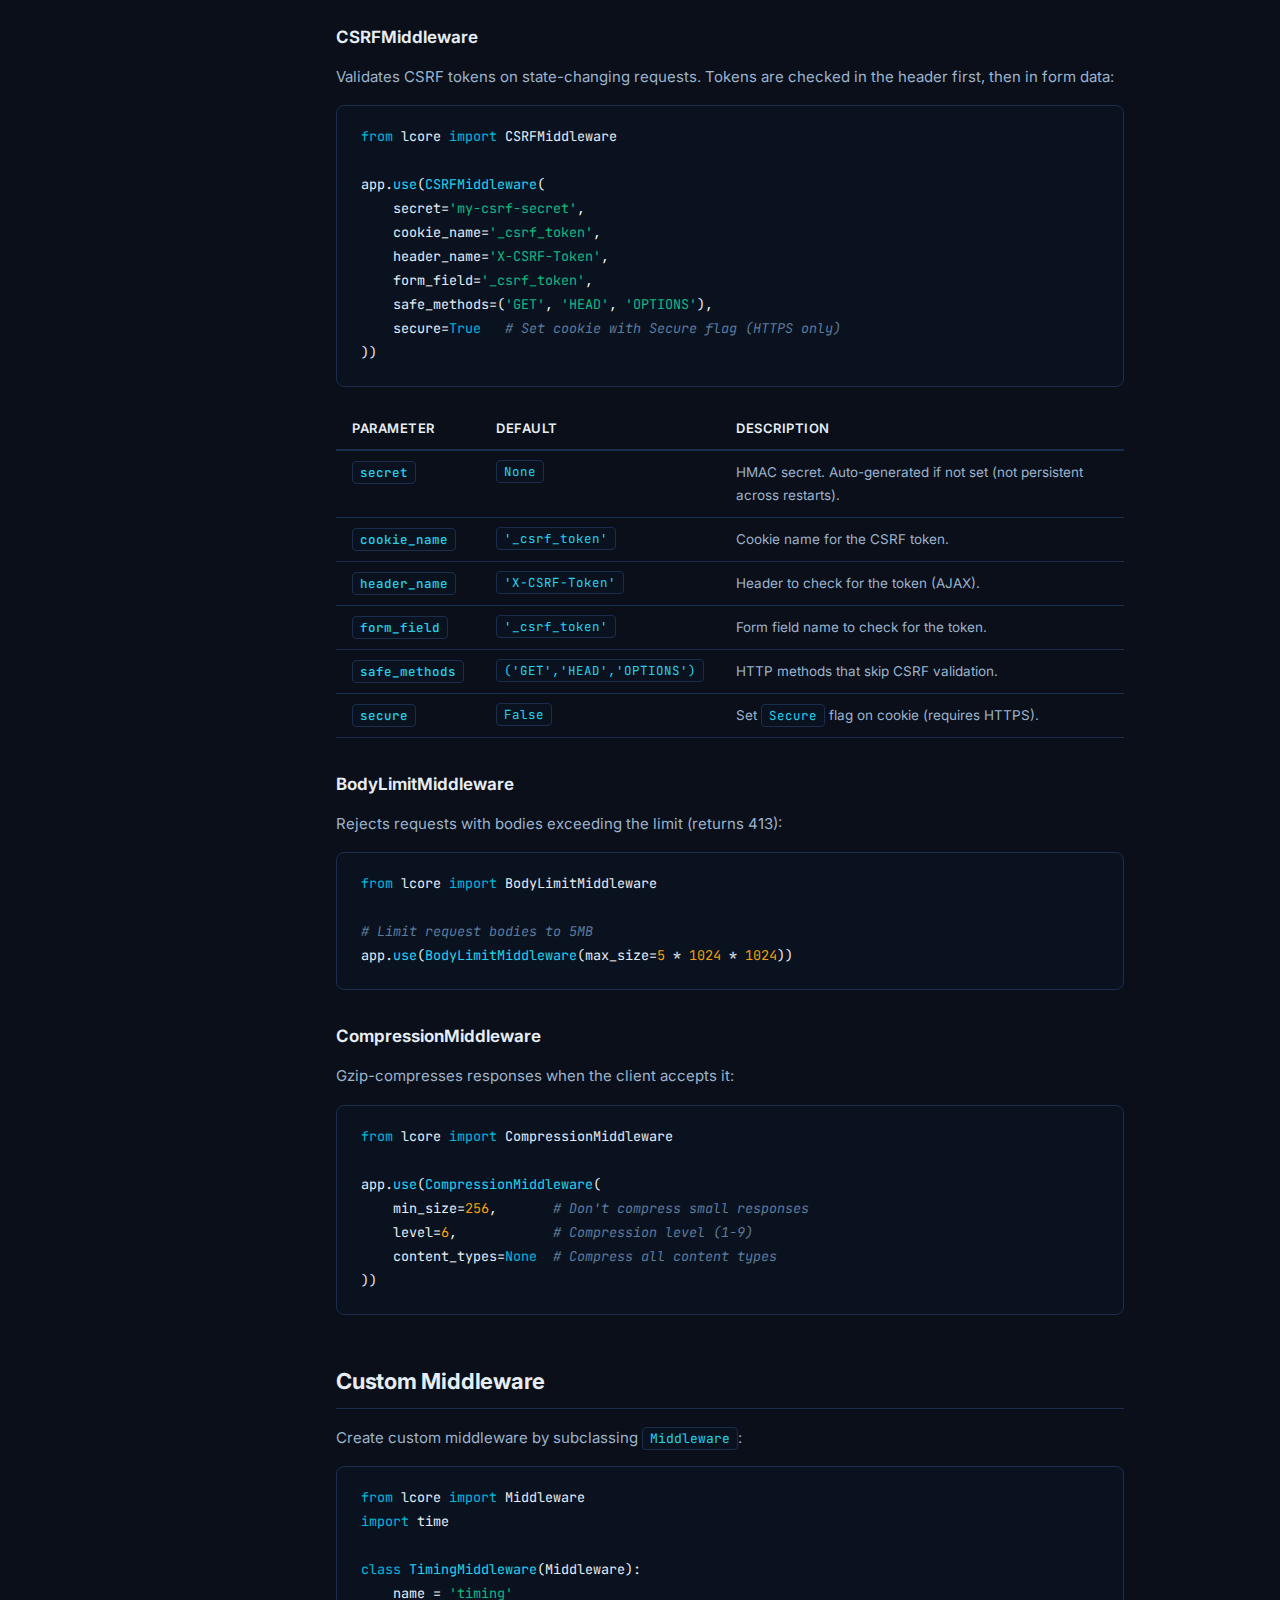
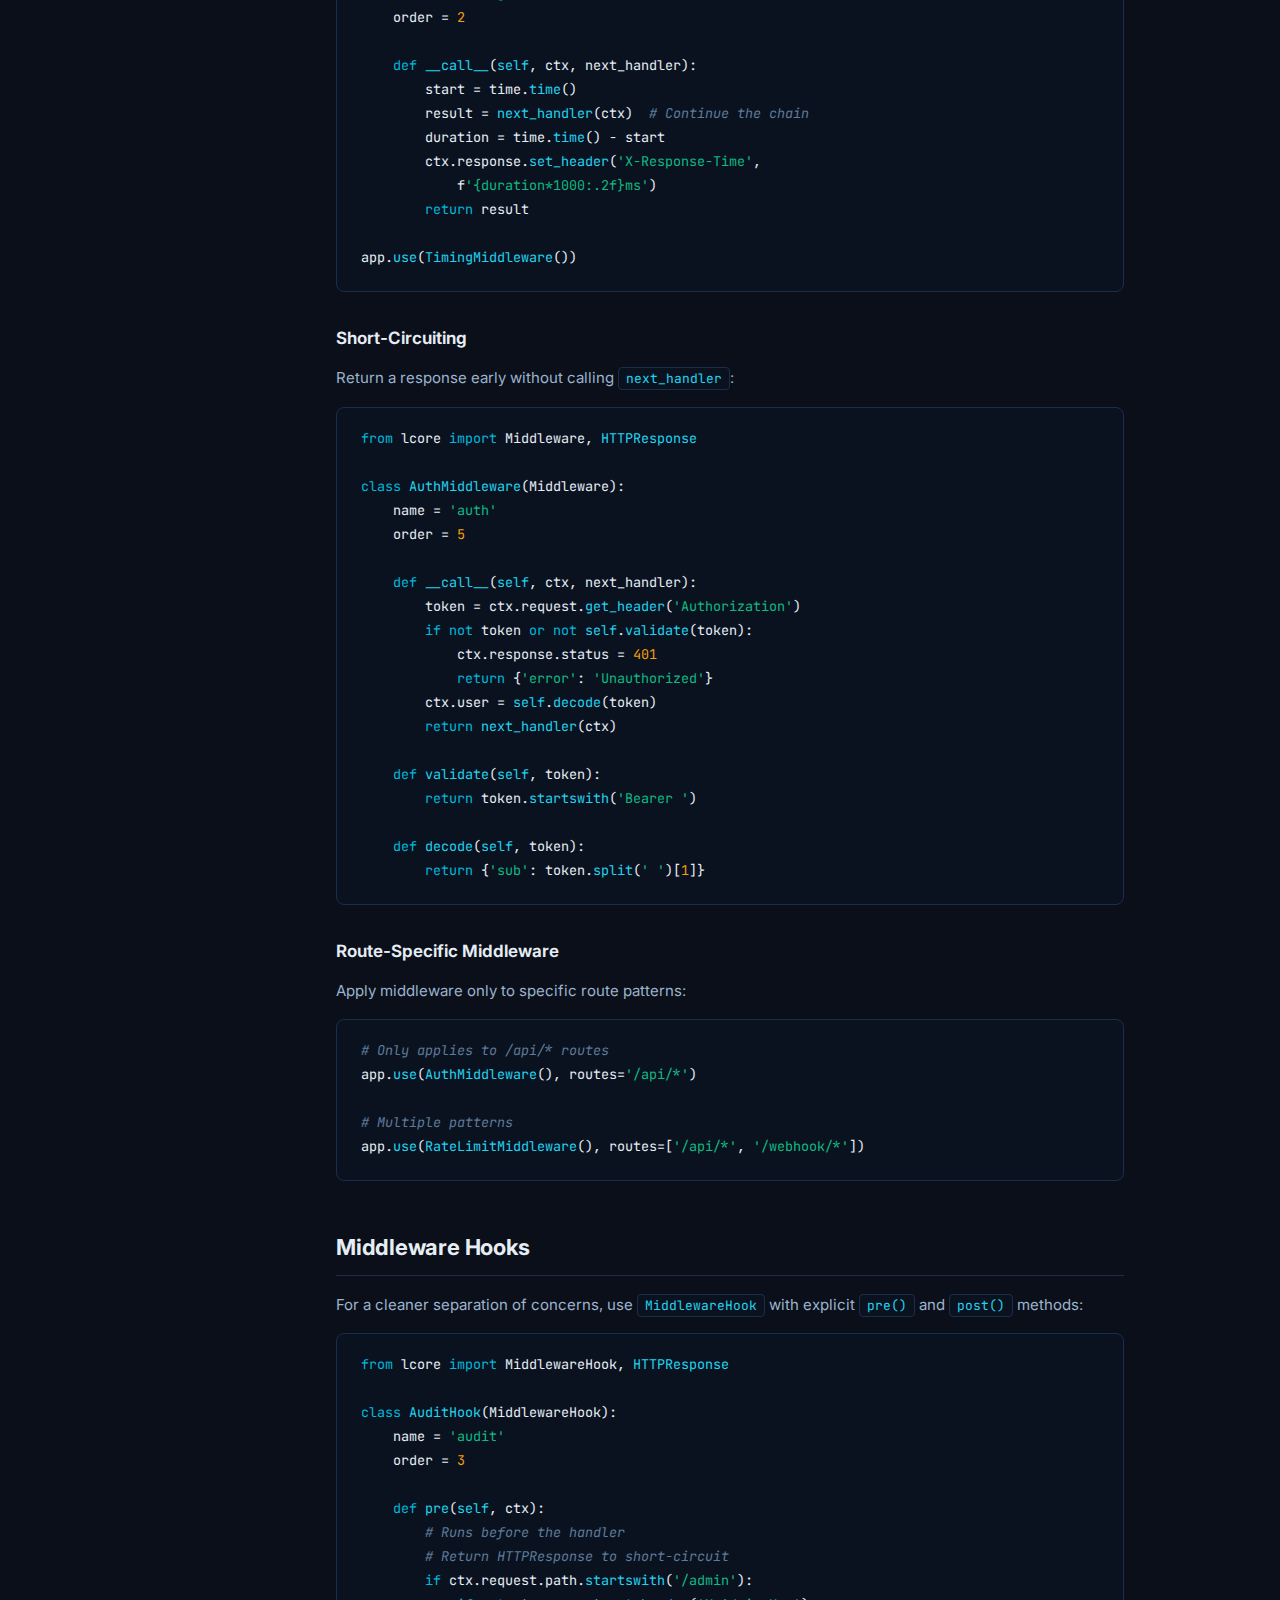
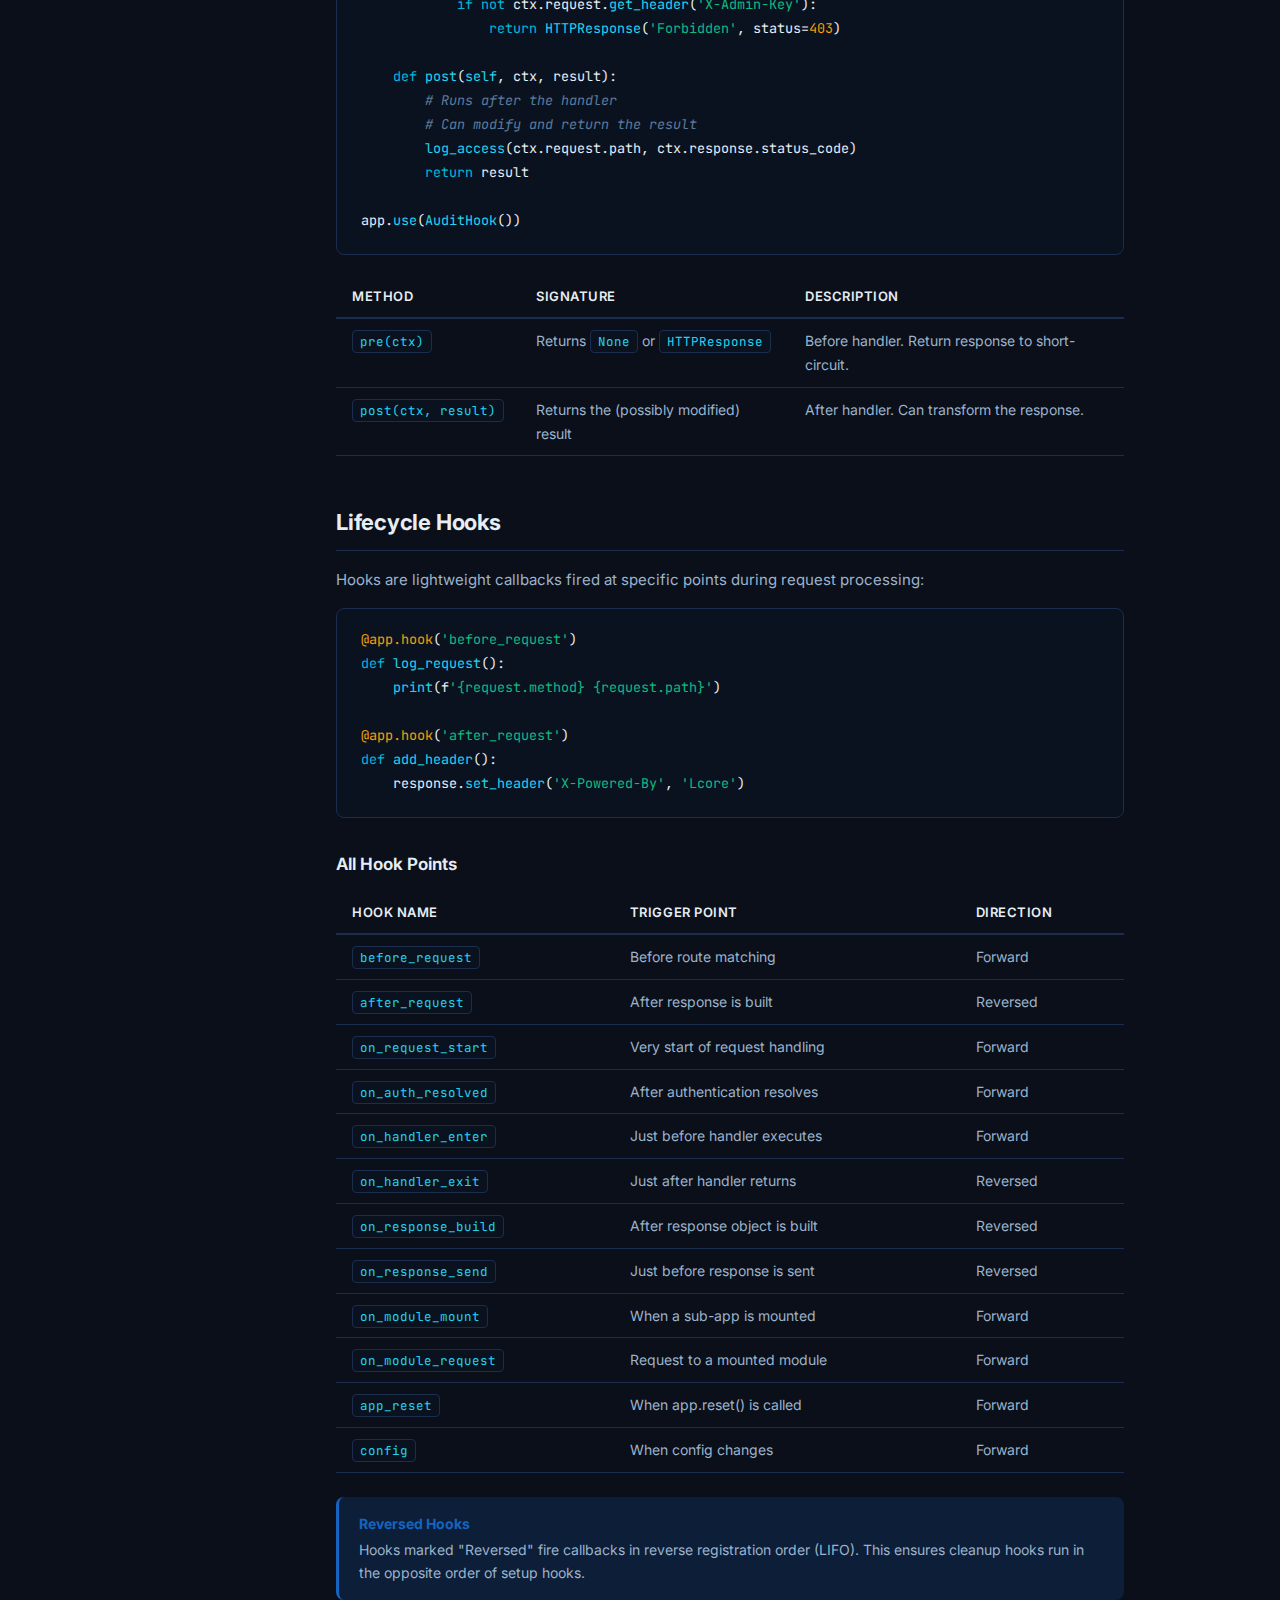
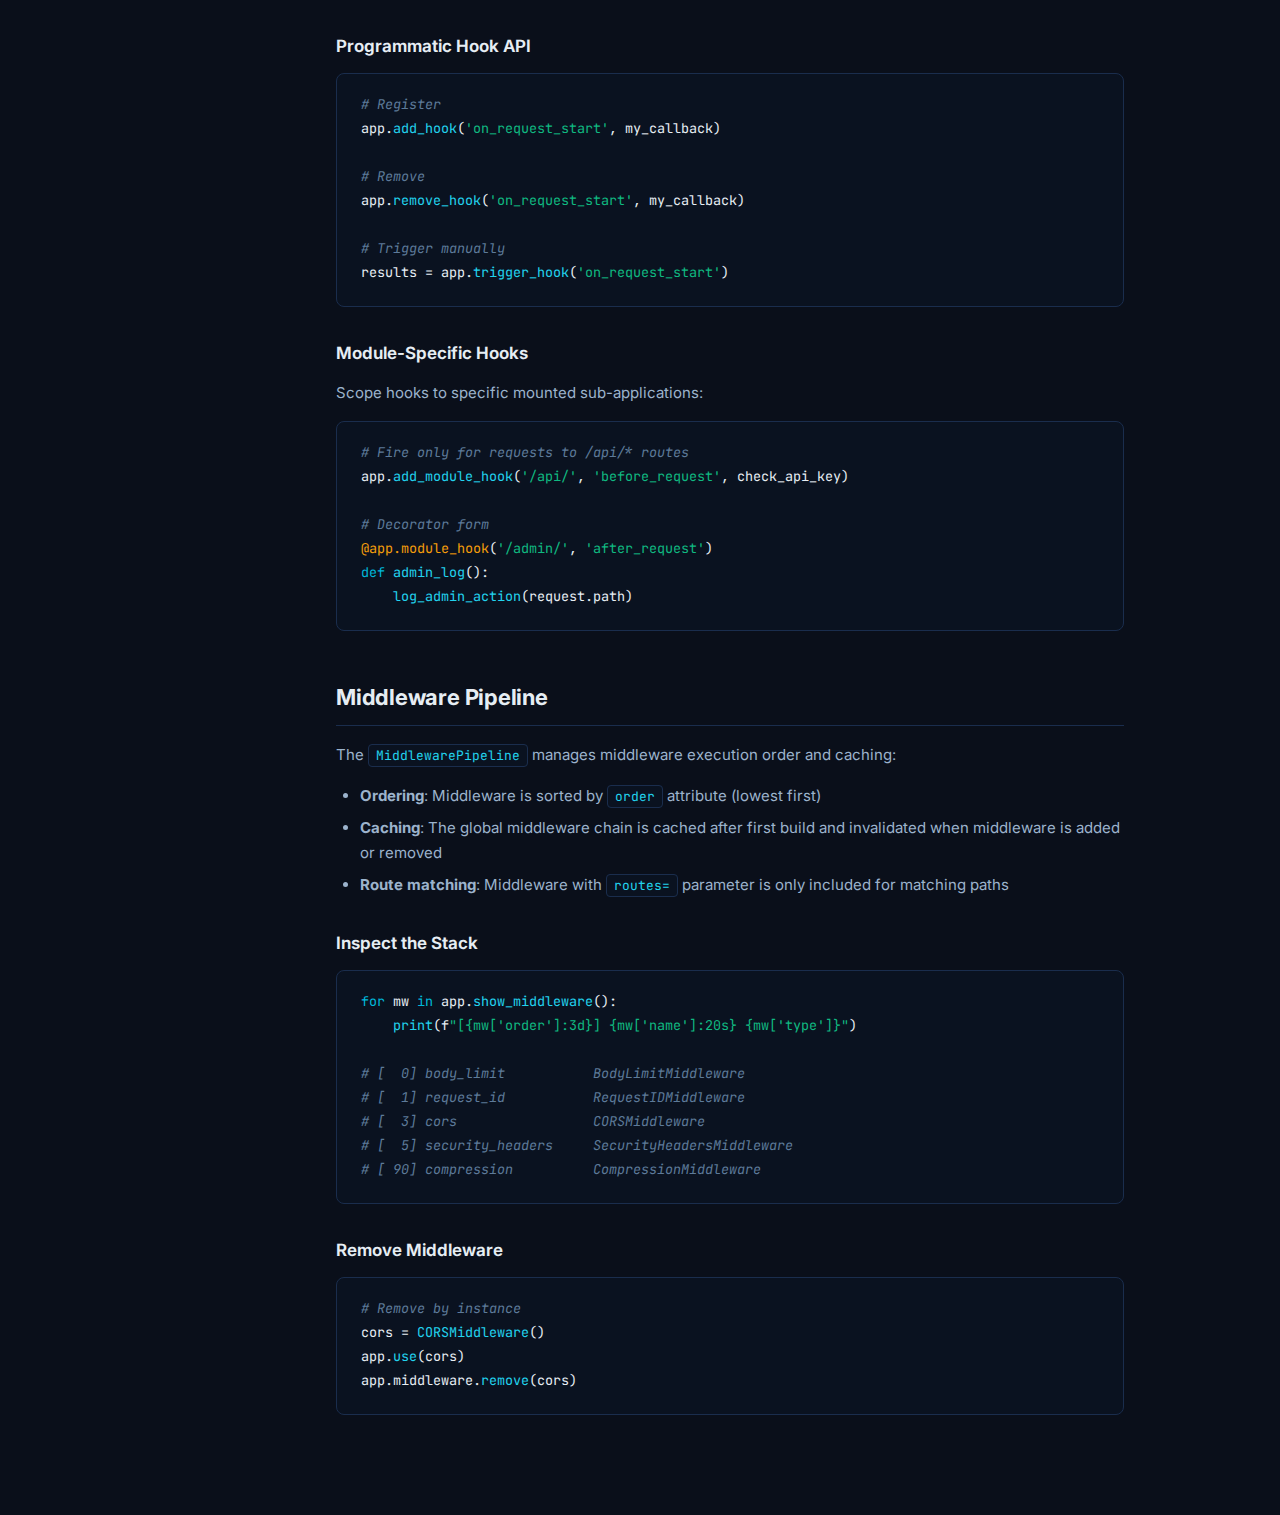
<file: docs/middleware.html>
<!DOCTYPE html>
<html lang="en">
<head>
  <meta charset="UTF-8">
  <meta name="viewport" content="width=device-width, initial-scale=1.0">
  <title>Middleware &amp; Hooks - Lcore Documentation</title>
  <link rel="preconnect" href="https://fonts.googleapis.com">
  <link href="https://fonts.googleapis.com/css2?family=Inter:wght@400;450;500;600;700;800&family=JetBrains+Mono:wght@400;500;600;700&display=swap" rel="stylesheet">
  <link rel="stylesheet" href="assets/style.css">
  <link rel="shortcut icon" href="lcore.png" type="image/x-icon">

</head>
<body>
  <header class="site-header">
    <div class="header-inner">
      <a href="index.html" class="logo"><img src="lcore.png" alt="Lcore" class="logo-icon"> Lcore</a>
      <nav class="header-nav">
        <a href="getting-started.html">Guide</a>
        <a href="routing.html">Routing</a>
        <a href="request-response.html">Request/Response</a>
        <a href="middleware.html">Middleware</a>
        <a href="plugins.html">Plugins</a>
        <a href="advanced.html">Advanced</a>
        <a href="api-reference.html">API</a>
        <a href="real-world-example.html">Example</a>
        <a href="https://play-lcore.lusansapkota.com.np/#code-playground">Playground</a>
      </nav>
      <div class="header-right">
        <span class="version-badge">v0.0.3</span>
        <a href="https://github.com/Lusan-sapkota/lcore" class="github-link">
          <svg width="16" height="16" viewBox="0 0 16 16" fill="currentColor"><path d="M8 0C3.58 0 0 3.58 0 8c0 3.54 2.29 6.53 5.47 7.59.4.07.55-.17.55-.38 0-.19-.01-.82-.01-1.49-2.01.37-2.53-.49-2.69-.94-.09-.23-.48-.94-.82-1.13-.28-.15-.68-.52-.01-.53.63-.01 1.08.58 1.23.82.72 1.21 1.87.87 2.33.66.07-.52.28-.87.51-1.07-1.78-.2-3.64-.89-3.64-3.95 0-.87.31-1.59.82-2.15-.08-.2-.36-1.02.08-2.12 0 0 .67-.21 2.2.82.64-.18 1.32-.27 2-.27.68 0 1.36.09 2 .27 1.53-1.04 2.2-.82 2.2-.82.44 1.1.16 1.92.08 2.12.51.56.82 1.27.82 2.15 0 3.07-1.87 3.75-3.65 3.95.29.25.54.73.54 1.48 0 1.07-.01 1.93-.01 2.2 0 .21.15.46.55.38A8.013 8.013 0 0016 8c0-4.42-3.58-8-8-8z"/></svg>
          GitHub
        </a>
        <button class="menu-toggle">&#9776;</button>
      </div>
    </div>
  </header>

  <div class="doc-layout">
    <aside class="sidebar">
      <div class="sidebar-section">
        <div class="sidebar-title">Getting Started</div>
        <a href="getting-started.html#installation" class="sidebar-link">Installation</a>
        <a href="getting-started.html#first-app" class="sidebar-link">Your First App</a>
        <a href="getting-started.html#concepts" class="sidebar-link">Core Concepts</a>
        <a href="getting-started.html#configuration" class="sidebar-link">Configuration</a>
        <a href="getting-started.html#running" class="sidebar-link">Running Your App</a>
      </div>
      <div class="sidebar-section">
        <div class="sidebar-title">Core</div>
        <a href="routing.html" class="sidebar-link">Routing</a>
        <a href="request-response.html" class="sidebar-link">Request &amp; Response</a>
        <a href="middleware.html" class="sidebar-link">Middleware</a>
        <a href="middleware.html#overview" class="sidebar-link sub">Overview</a>
        <a href="middleware.html#built-in" class="sidebar-link sub">Built-in Middleware</a>
        <a href="middleware.html#custom" class="sidebar-link sub">Custom Middleware</a>
        <a href="middleware.html#middleware-hooks" class="sidebar-link sub">Middleware Hooks</a>
        <a href="middleware.html#hooks" class="sidebar-link sub">Lifecycle Hooks</a>
        <a href="middleware.html#pipeline" class="sidebar-link sub">Pipeline</a>
        <a href="plugins.html" class="sidebar-link">Plugins</a>
      </div>
      <div class="sidebar-section">
        <div class="sidebar-title">Advanced</div>
        <a href="advanced.html#dependency-injection" class="sidebar-link">Dependency Injection</a>
        <a href="advanced.html#mounting" class="sidebar-link">Module Mounting</a>
        <a href="advanced.html#security" class="sidebar-link">Security</a>
        <a href="advanced.html#production" class="sidebar-link">Production</a>
      </div>
      <div class="sidebar-section">
        <div class="sidebar-title">Reference</div>
        <a href="api-reference.html" class="sidebar-link">API Reference</a>
      </div>
    </aside>

    <main class="content">
      <h1>Middleware &amp; Hooks</h1>
      <p class="page-desc">Intercept and transform requests and responses with composable middleware and lifecycle hooks.</p>

      <!-- Overview -->
      <h2 id="overview">Overview</h2>

      <p>Middleware wraps the entire request-handling pipeline. Each middleware receives a <code>ctx</code> (RequestContext) and a <code>next_handler</code> callable, and can:</p>
      <ul>
        <li>Inspect or modify the request before the handler runs</li>
        <li>Short-circuit the request (return early without calling the handler)</li>
        <li>Modify the response after the handler runs</li>
        <li>Add headers, log requests, enforce security policies</li>
      </ul>

      <pre><code>from lcore import Lcore, CORSMiddleware, SecurityHeadersMiddleware

app = Lcore()

# Register middleware with app.use()
app.use(CORSMiddleware(allow_origins='*'))
app.use(SecurityHeadersMiddleware(hsts=True))</code></pre>

      <p>Middleware execution order is controlled by the <code>order</code> attribute (lowest runs first).</p>

      <!-- Built-in Middleware -->
      <h2 id="built-in">Built-in Middleware</h2>

      <table>
        <thead><tr><th>Middleware</th><th>Order</th><th>Purpose</th></tr></thead>
        <tbody>
          <tr><td><code>BodyLimitMiddleware</code></td><td>0</td><td>Enforce request body size limit</td></tr>
          <tr><td><code>RequestIDMiddleware</code></td><td>1</td><td>Add unique request ID header</td></tr>
          <tr><td><code>RequestLoggerMiddleware</code></td><td>2</td><td>Structured JSON request logging</td></tr>
          <tr><td><code>CORSMiddleware</code></td><td>3</td><td>Cross-origin resource sharing headers</td></tr>
          <tr><td><code>SecurityHeadersMiddleware</code></td><td>5</td><td>Security headers (XSS, frame, CSP)</td></tr>
          <tr><td><code>CSRFMiddleware</code></td><td>10</td><td>CSRF token validation</td></tr>
          <tr><td><code>CompressionMiddleware</code></td><td>90</td><td>Gzip response compression</td></tr>
        </tbody>
      </table>

      <h3>RequestIDMiddleware</h3>
      <p>Adds a unique <code>X-Request-ID</code> header to every response and sets <code>ctx.request_id</code>:</p>
      <pre><code>from lcore import RequestIDMiddleware
app.use(RequestIDMiddleware())</code></pre>

      <h3>RequestLoggerMiddleware</h3>
      <p>Logs every request as structured JSON with method, path, status, and duration:</p>
      <pre><code>from lcore import RequestLoggerMiddleware
import logging

logger = logging.getLogger('myapp')
app.use(RequestLoggerMiddleware(logger=logger))</code></pre>

      <h3>CORSMiddleware</h3>
      <p>Full CORS support with origin validation and preflight handling:</p>
      <pre><code>from lcore import CORSMiddleware

# Allow all origins
app.use(CORSMiddleware(allow_origins='*'))

# Restrict to specific origins
app.use(CORSMiddleware(
    allow_origins=['https://myapp.com', 'https://admin.myapp.com'],
    allow_methods=['GET', 'POST', 'PUT', 'DELETE'],
    allow_headers=['Content-Type', 'Authorization'],
    expose_headers=['X-Request-ID'],
    allow_credentials=True,
    max_age=86400
))</code></pre>

      <table class="params-table">
        <thead><tr><th>Parameter</th><th>Default</th><th>Description</th></tr></thead>
        <tbody>
          <tr><td><code>allow_origins</code></td><td><code>'*'</code></td><td>Allowed origins: <code>'*'</code>, single string, or list</td></tr>
          <tr><td><code>allow_methods</code></td><td><code>['GET','POST','PUT','DELETE','PATCH','OPTIONS']</code></td><td>Allowed HTTP methods</td></tr>
          <tr><td><code>allow_headers</code></td><td><code>['Content-Type','Authorization','X-Requested-With']</code></td><td>Allowed request headers</td></tr>
          <tr><td><code>expose_headers</code></td><td><code>[]</code></td><td>Headers visible to the browser</td></tr>
          <tr><td><code>allow_credentials</code></td><td><code>False</code></td><td>Allow cookies/auth headers. <strong>Cannot be used with <code>allow_origins='*'</code></strong> &mdash; specify explicit origins instead.</td></tr>
          <tr><td><code>max_age</code></td><td><code>86400</code></td><td>Preflight cache duration (seconds)</td></tr>
        </tbody>
      </table>

      <h3>SecurityHeadersMiddleware</h3>
      <p>Adds best-practice security headers to every response:</p>
      <pre><code>from lcore import SecurityHeadersMiddleware

app.use(SecurityHeadersMiddleware(hsts=True, hsts_max_age=31536000))

# Override specific headers
app.use(SecurityHeadersMiddleware(
    hsts=True,
    **{'Content-Security-Policy': "default-src 'self'"}
))</code></pre>
      <p>Default headers set: <code>X-Content-Type-Options: nosniff</code>, <code>X-Frame-Options: DENY</code>, <code>X-XSS-Protection: 1; mode=block</code>, <code>Referrer-Policy: strict-origin-when-cross-origin</code>, <code>Content-Security-Policy: default-src 'self'</code>.</p>

      <h3>CSRFMiddleware</h3>
      <p>Validates CSRF tokens on state-changing requests. Tokens are checked in the header first, then in form data:</p>
      <pre><code>from lcore import CSRFMiddleware

app.use(CSRFMiddleware(
    secret='my-csrf-secret',
    cookie_name='_csrf_token',
    header_name='X-CSRF-Token',
    form_field='_csrf_token',
    safe_methods=('GET', 'HEAD', 'OPTIONS'),
    secure=True   # Set cookie with Secure flag (HTTPS only)
))</code></pre>
      <table class="params-table">
        <thead><tr><th>Parameter</th><th>Default</th><th>Description</th></tr></thead>
        <tbody>
          <tr><td><code>secret</code></td><td><code>None</code></td><td>HMAC secret. Auto-generated if not set (not persistent across restarts).</td></tr>
          <tr><td><code>cookie_name</code></td><td><code>'_csrf_token'</code></td><td>Cookie name for the CSRF token.</td></tr>
          <tr><td><code>header_name</code></td><td><code>'X-CSRF-Token'</code></td><td>Header to check for the token (AJAX).</td></tr>
          <tr><td><code>form_field</code></td><td><code>'_csrf_token'</code></td><td>Form field name to check for the token.</td></tr>
          <tr><td><code>safe_methods</code></td><td><code>('GET','HEAD','OPTIONS')</code></td><td>HTTP methods that skip CSRF validation.</td></tr>
          <tr><td><code>secure</code></td><td><code>False</code></td><td>Set <code>Secure</code> flag on cookie (requires HTTPS).</td></tr>
        </tbody>
      </table>

      <h3>BodyLimitMiddleware</h3>
      <p>Rejects requests with bodies exceeding the limit (returns 413):</p>
      <pre><code>from lcore import BodyLimitMiddleware

# Limit request bodies to 5MB
app.use(BodyLimitMiddleware(max_size=5 * 1024 * 1024))</code></pre>

      <h3>CompressionMiddleware</h3>
      <p>Gzip-compresses responses when the client accepts it:</p>
      <pre><code>from lcore import CompressionMiddleware

app.use(CompressionMiddleware(
    min_size=256,       # Don't compress small responses
    level=6,            # Compression level (1-9)
    content_types=None  # Compress all content types
))</code></pre>

      <!-- Custom Middleware -->
      <h2 id="custom">Custom Middleware</h2>

      <p>Create custom middleware by subclassing <code>Middleware</code>:</p>

      <pre><code>from lcore import Middleware
import time

class TimingMiddleware(Middleware):
    name = 'timing'
    order = 2

    def __call__(self, ctx, next_handler):
        start = time.time()
        result = next_handler(ctx)  # Continue the chain
        duration = time.time() - start
        ctx.response.set_header('X-Response-Time',
            f'{duration*1000:.2f}ms')
        return result

app.use(TimingMiddleware())</code></pre>

      <h3>Short-Circuiting</h3>
      <p>Return a response early without calling <code>next_handler</code>:</p>

      <pre><code>from lcore import Middleware, HTTPResponse

class AuthMiddleware(Middleware):
    name = 'auth'
    order = 5

    def __call__(self, ctx, next_handler):
        token = ctx.request.get_header('Authorization')
        if not token or not self.validate(token):
            ctx.response.status = 401
            return {'error': 'Unauthorized'}
        ctx.user = self.decode(token)
        return next_handler(ctx)

    def validate(self, token):
        return token.startswith('Bearer ')

    def decode(self, token):
        return {'sub': token.split(' ')[1]}</code></pre>

      <h3>Route-Specific Middleware</h3>
      <p>Apply middleware only to specific route patterns:</p>
      <pre><code># Only applies to /api/* routes
app.use(AuthMiddleware(), routes='/api/*')

# Multiple patterns
app.use(RateLimitMiddleware(), routes=['/api/*', '/webhook/*'])</code></pre>

      <!-- Middleware Hooks -->
      <h2 id="middleware-hooks">Middleware Hooks</h2>

      <p>For a cleaner separation of concerns, use <code>MiddlewareHook</code> with explicit <code>pre()</code> and <code>post()</code> methods:</p>

      <pre><code>from lcore import MiddlewareHook, HTTPResponse

class AuditHook(MiddlewareHook):
    name = 'audit'
    order = 3

    def pre(self, ctx):
        # Runs before the handler
        # Return HTTPResponse to short-circuit
        if ctx.request.path.startswith('/admin'):
            if not ctx.request.get_header('X-Admin-Key'):
                return HTTPResponse('Forbidden', status=403)

    def post(self, ctx, result):
        # Runs after the handler
        # Can modify and return the result
        log_access(ctx.request.path, ctx.response.status_code)
        return result

app.use(AuditHook())</code></pre>

      <table>
        <thead><tr><th>Method</th><th>Signature</th><th>Description</th></tr></thead>
        <tbody>
          <tr><td><code>pre(ctx)</code></td><td>Returns <code>None</code> or <code>HTTPResponse</code></td><td>Before handler. Return response to short-circuit.</td></tr>
          <tr><td><code>post(ctx, result)</code></td><td>Returns the (possibly modified) result</td><td>After handler. Can transform the response.</td></tr>
        </tbody>
      </table>

      <!-- Lifecycle Hooks -->
      <h2 id="hooks">Lifecycle Hooks</h2>

      <p>Hooks are lightweight callbacks fired at specific points during request processing:</p>

      <pre><code>@app.hook('before_request')
def log_request():
    print(f'{request.method} {request.path}')

@app.hook('after_request')
def add_header():
    response.set_header('X-Powered-By', 'Lcore')</code></pre>

      <h3>All Hook Points</h3>
      <table>
        <thead><tr><th>Hook Name</th><th>Trigger Point</th><th>Direction</th></tr></thead>
        <tbody>
          <tr><td><code>before_request</code></td><td>Before route matching</td><td>Forward</td></tr>
          <tr><td><code>after_request</code></td><td>After response is built</td><td>Reversed</td></tr>
          <tr><td><code>on_request_start</code></td><td>Very start of request handling</td><td>Forward</td></tr>
          <tr><td><code>on_auth_resolved</code></td><td>After authentication resolves</td><td>Forward</td></tr>
          <tr><td><code>on_handler_enter</code></td><td>Just before handler executes</td><td>Forward</td></tr>
          <tr><td><code>on_handler_exit</code></td><td>Just after handler returns</td><td>Reversed</td></tr>
          <tr><td><code>on_response_build</code></td><td>After response object is built</td><td>Reversed</td></tr>
          <tr><td><code>on_response_send</code></td><td>Just before response is sent</td><td>Reversed</td></tr>
          <tr><td><code>on_module_mount</code></td><td>When a sub-app is mounted</td><td>Forward</td></tr>
          <tr><td><code>on_module_request</code></td><td>Request to a mounted module</td><td>Forward</td></tr>
          <tr><td><code>app_reset</code></td><td>When app.reset() is called</td><td>Forward</td></tr>
          <tr><td><code>config</code></td><td>When config changes</td><td>Forward</td></tr>
        </tbody>
      </table>

      <div class="info-box note">
        <strong>Reversed Hooks</strong>
        <p>Hooks marked "Reversed" fire callbacks in reverse registration order (LIFO). This ensures cleanup hooks run in the opposite order of setup hooks.</p>
      </div>

      <h3>Programmatic Hook API</h3>
      <pre><code># Register
app.add_hook('on_request_start', my_callback)

# Remove
app.remove_hook('on_request_start', my_callback)

# Trigger manually
results = app.trigger_hook('on_request_start')</code></pre>

      <h3>Module-Specific Hooks</h3>
      <p>Scope hooks to specific mounted sub-applications:</p>
      <pre><code># Fire only for requests to /api/* routes
app.add_module_hook('/api/', 'before_request', check_api_key)

# Decorator form
@app.module_hook('/admin/', 'after_request')
def admin_log():
    log_admin_action(request.path)</code></pre>

      <!-- Pipeline -->
      <h2 id="pipeline">Middleware Pipeline</h2>

      <p>The <code>MiddlewarePipeline</code> manages middleware execution order and caching:</p>

      <ul>
        <li><strong>Ordering</strong>: Middleware is sorted by <code>order</code> attribute (lowest first)</li>
        <li><strong>Caching</strong>: The global middleware chain is cached after first build and invalidated when middleware is added or removed</li>
        <li><strong>Route matching</strong>: Middleware with <code>routes=</code> parameter is only included for matching paths</li>
      </ul>

      <h3>Inspect the Stack</h3>
      <pre><code>for mw in app.show_middleware():
    print(f"[{mw['order']:3d}] {mw['name']:20s} {mw['type']}")

# [  0] body_limit           BodyLimitMiddleware
# [  1] request_id           RequestIDMiddleware
# [  3] cors                 CORSMiddleware
# [  5] security_headers     SecurityHeadersMiddleware
# [ 90] compression          CompressionMiddleware</code></pre>

      <h3>Remove Middleware</h3>
      <pre><code># Remove by instance
cors = CORSMiddleware()
app.use(cors)
app.middleware.remove(cors)</code></pre>

    </main>
  </div>

  <script src="assets/script.js"></script>
</body>
</html>
</file>
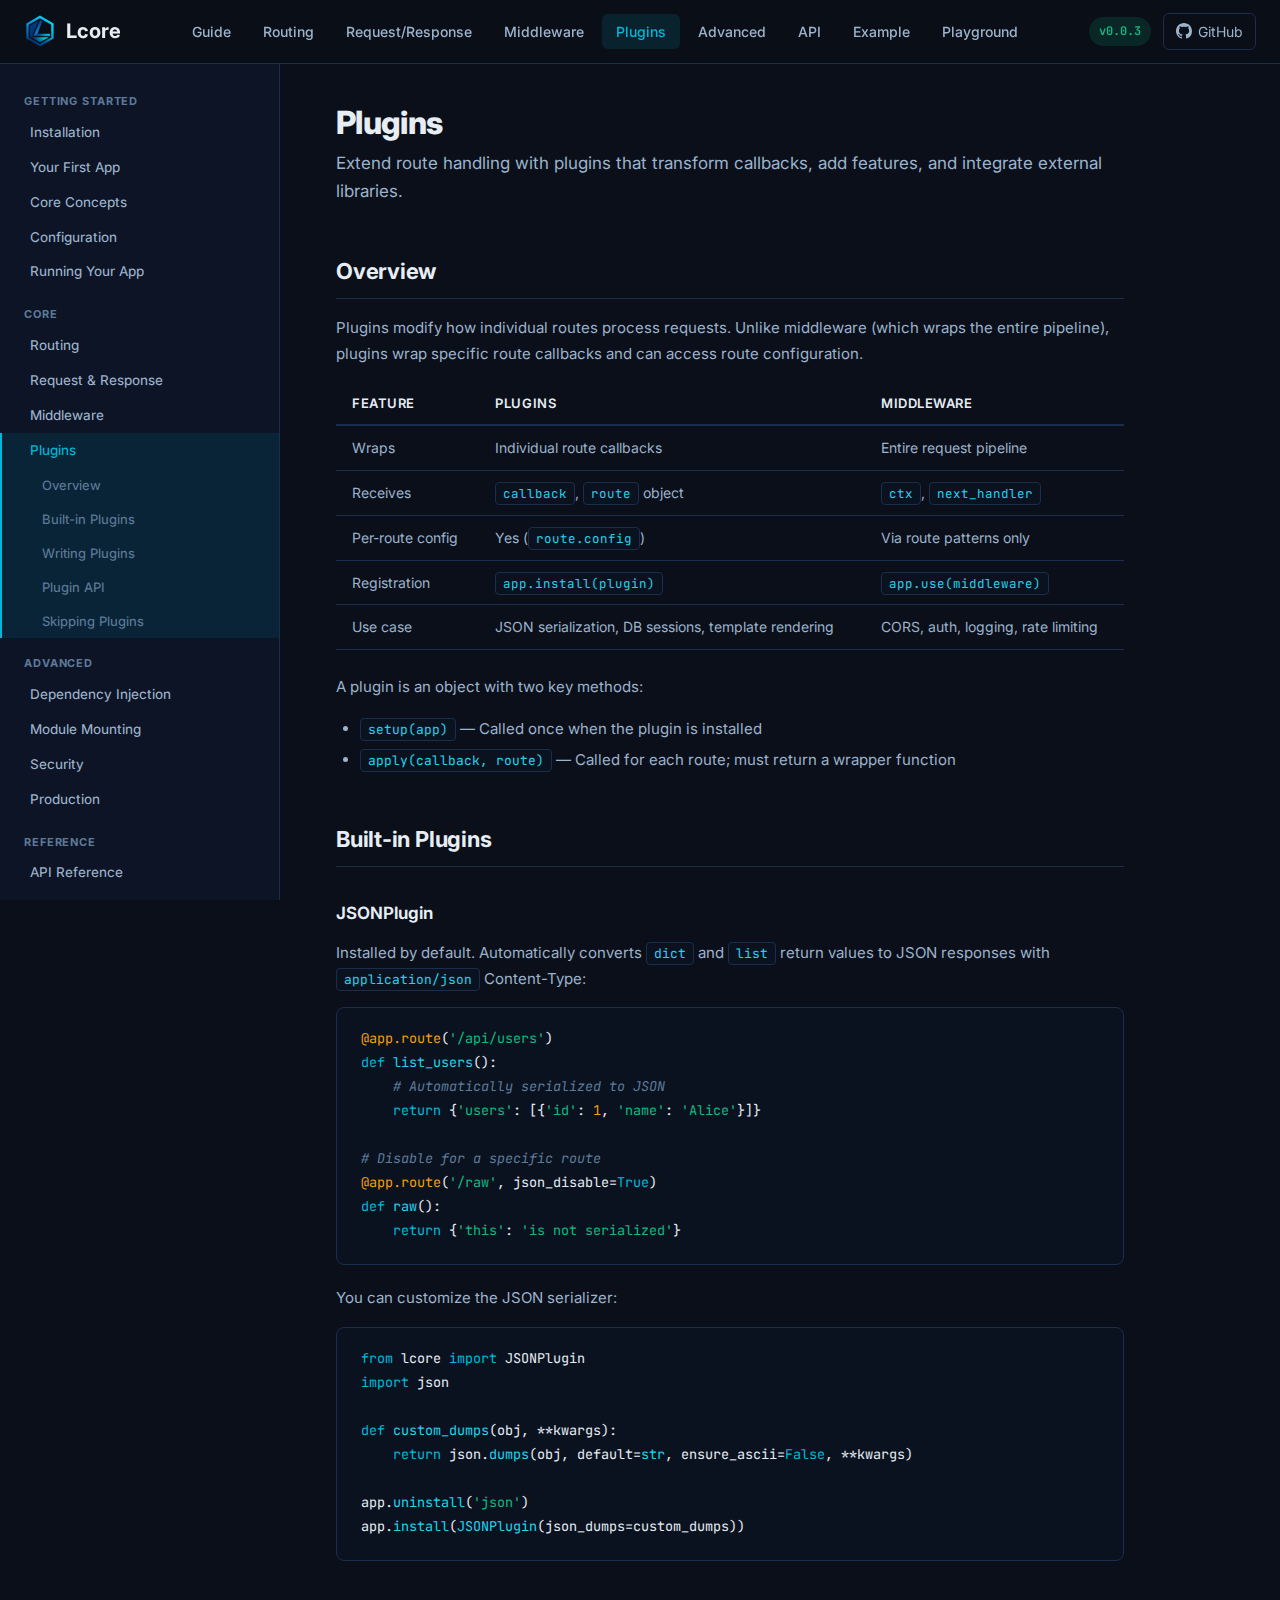
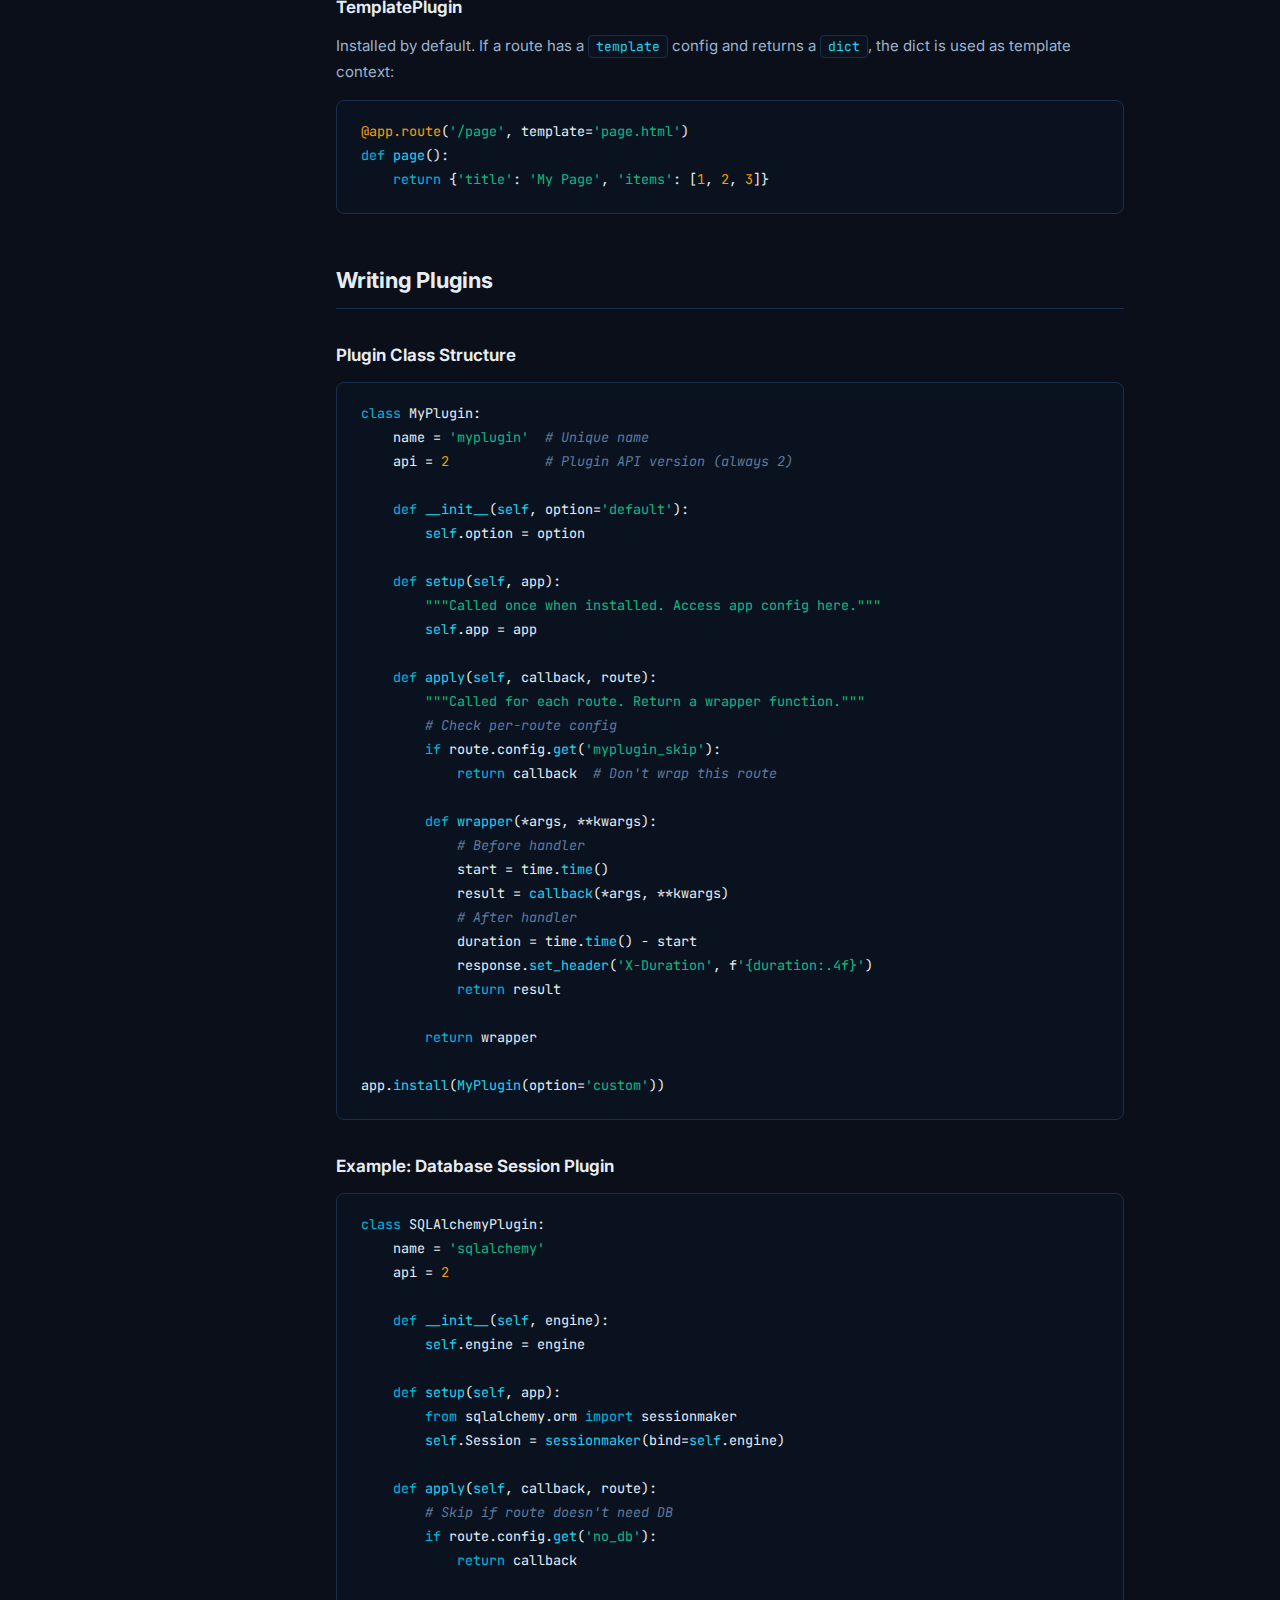
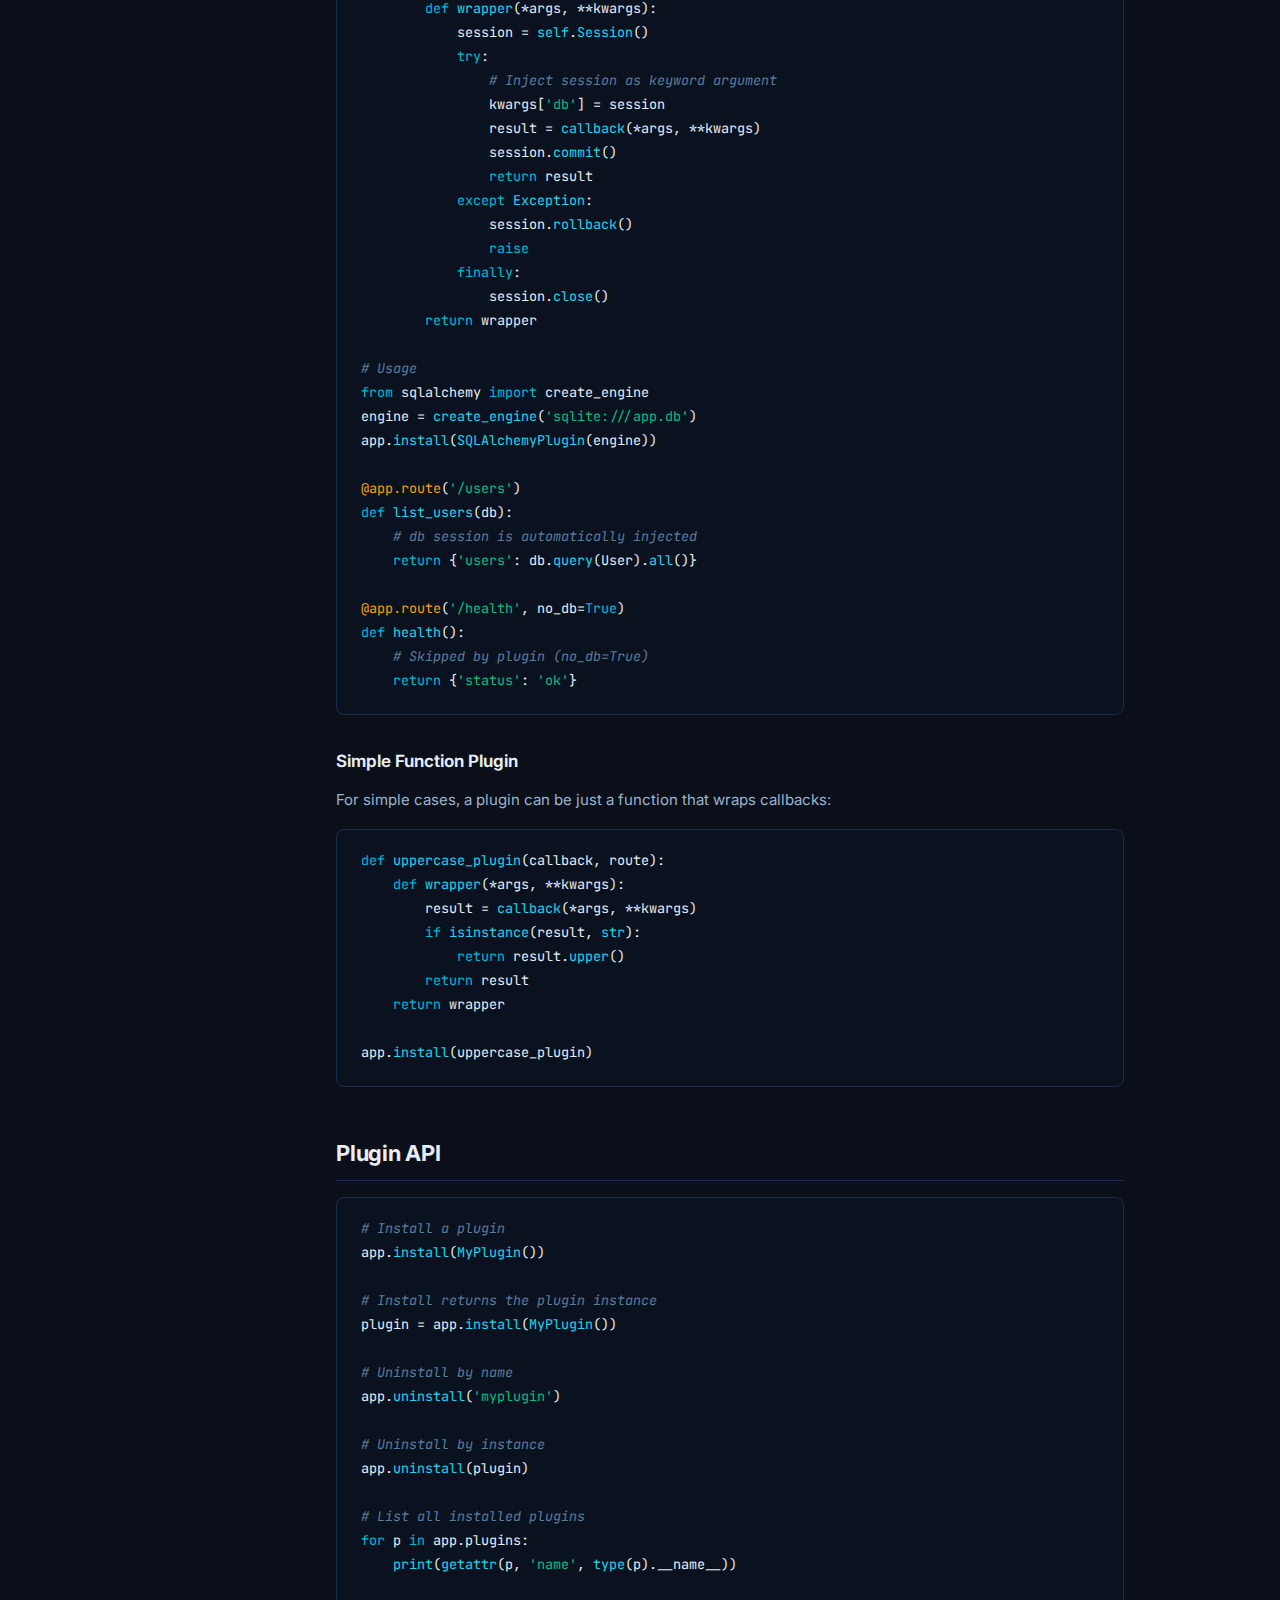
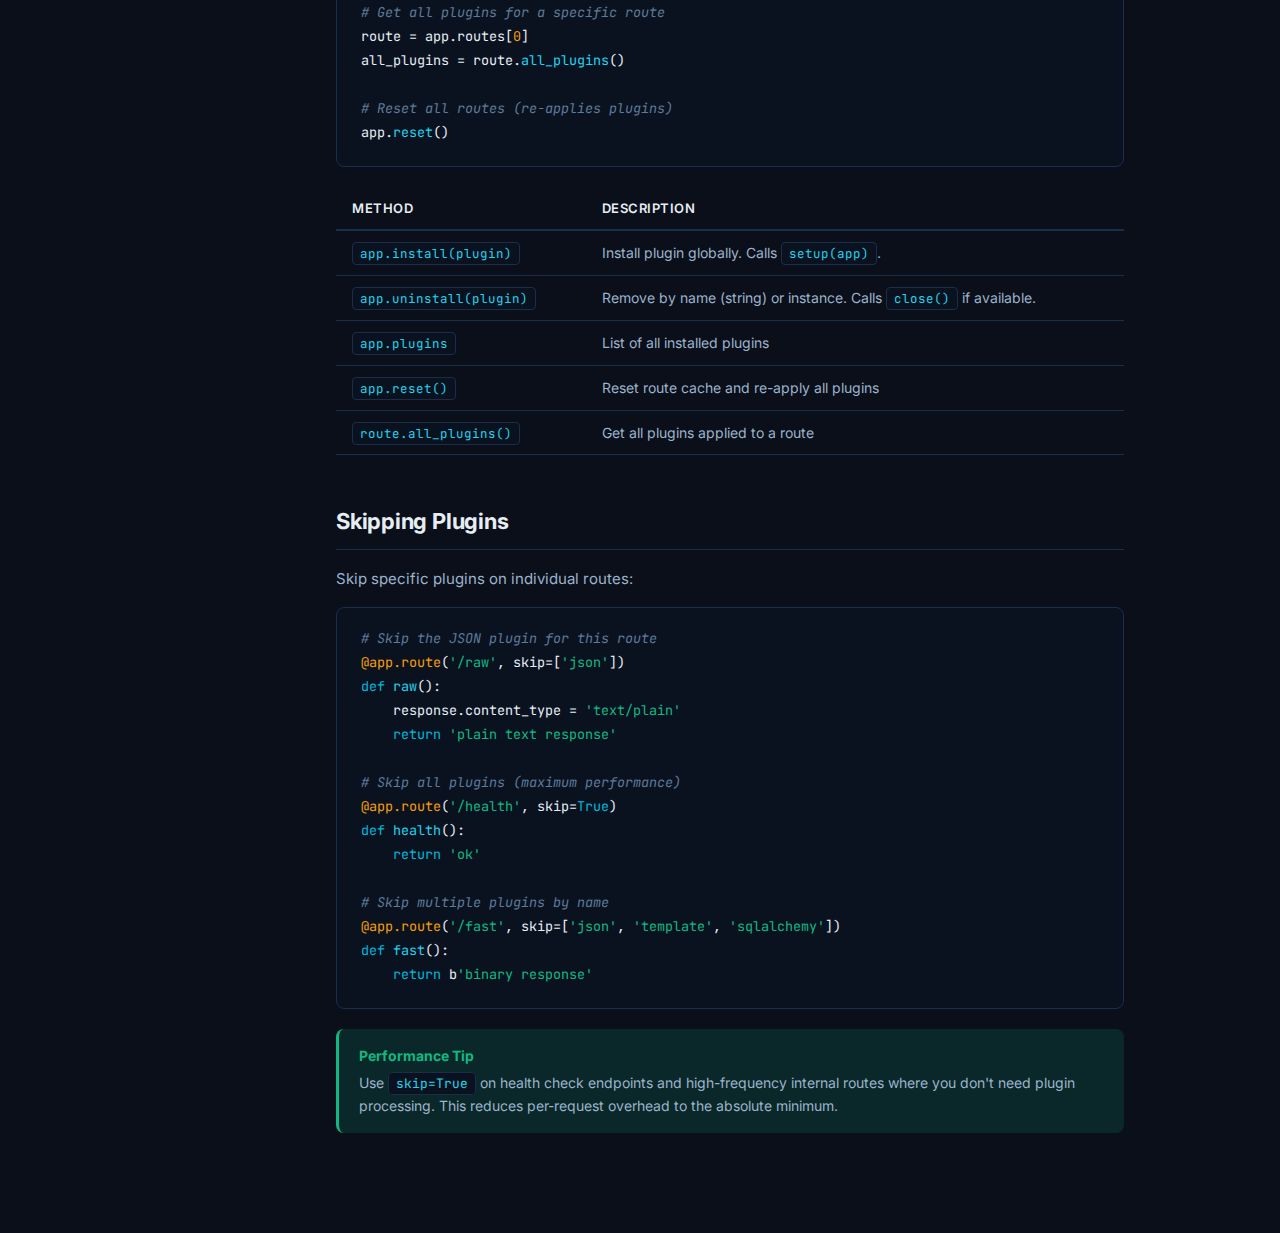
<file: docs/plugins.html>
<!DOCTYPE html>
<html lang="en">
<head>
  <meta charset="UTF-8">
  <meta name="viewport" content="width=device-width, initial-scale=1.0">
  <title>Plugins - Lcore Documentation</title>
  <link rel="preconnect" href="https://fonts.googleapis.com">
  <link href="https://fonts.googleapis.com/css2?family=Inter:wght@400;450;500;600;700;800&family=JetBrains+Mono:wght@400;500;600;700&display=swap" rel="stylesheet">
  <link rel="stylesheet" href="assets/style.css">
  <link rel="shortcut icon" href="lcore.png" type="image/x-icon">

</head>
<body>
  <header class="site-header">
    <div class="header-inner">
      <a href="index.html" class="logo"><img src="lcore.png" alt="Lcore" class="logo-icon"> Lcore</a>
      <nav class="header-nav">
        <a href="getting-started.html">Guide</a>
        <a href="routing.html">Routing</a>
        <a href="request-response.html">Request/Response</a>
        <a href="middleware.html">Middleware</a>
        <a href="plugins.html">Plugins</a>
        <a href="advanced.html">Advanced</a>
        <a href="api-reference.html">API</a>
        <a href="real-world-example.html">Example</a>
        <a href="https://play-lcore.lusansapkota.com.np/#code-playground">Playground</a>
      </nav>
      <div class="header-right">
        <span class="version-badge">v0.0.3</span>
        <a href="https://github.com/Lusan-sapkota/lcore" class="github-link">
          <svg width="16" height="16" viewBox="0 0 16 16" fill="currentColor"><path d="M8 0C3.58 0 0 3.58 0 8c0 3.54 2.29 6.53 5.47 7.59.4.07.55-.17.55-.38 0-.19-.01-.82-.01-1.49-2.01.37-2.53-.49-2.69-.94-.09-.23-.48-.94-.82-1.13-.28-.15-.68-.52-.01-.53.63-.01 1.08.58 1.23.82.72 1.21 1.87.87 2.33.66.07-.52.28-.87.51-1.07-1.78-.2-3.64-.89-3.64-3.95 0-.87.31-1.59.82-2.15-.08-.2-.36-1.02.08-2.12 0 0 .67-.21 2.2.82.64-.18 1.32-.27 2-.27.68 0 1.36.09 2 .27 1.53-1.04 2.2-.82 2.2-.82.44 1.1.16 1.92.08 2.12.51.56.82 1.27.82 2.15 0 3.07-1.87 3.75-3.65 3.95.29.25.54.73.54 1.48 0 1.07-.01 1.93-.01 2.2 0 .21.15.46.55.38A8.013 8.013 0 0016 8c0-4.42-3.58-8-8-8z"/></svg>
          GitHub
        </a>
        <button class="menu-toggle">&#9776;</button>
      </div>
    </div>
  </header>

  <div class="doc-layout">
    <aside class="sidebar">
      <div class="sidebar-section">
        <div class="sidebar-title">Getting Started</div>
        <a href="getting-started.html#installation" class="sidebar-link">Installation</a>
        <a href="getting-started.html#first-app" class="sidebar-link">Your First App</a>
        <a href="getting-started.html#concepts" class="sidebar-link">Core Concepts</a>
        <a href="getting-started.html#configuration" class="sidebar-link">Configuration</a>
        <a href="getting-started.html#running" class="sidebar-link">Running Your App</a>
      </div>
      <div class="sidebar-section">
        <div class="sidebar-title">Core</div>
        <a href="routing.html" class="sidebar-link">Routing</a>
        <a href="request-response.html" class="sidebar-link">Request &amp; Response</a>
        <a href="middleware.html" class="sidebar-link">Middleware</a>
        <a href="plugins.html" class="sidebar-link">Plugins</a>
        <a href="plugins.html#overview" class="sidebar-link sub">Overview</a>
        <a href="plugins.html#built-in" class="sidebar-link sub">Built-in Plugins</a>
        <a href="plugins.html#writing-plugins" class="sidebar-link sub">Writing Plugins</a>
        <a href="plugins.html#plugin-api" class="sidebar-link sub">Plugin API</a>
        <a href="plugins.html#skip-plugins" class="sidebar-link sub">Skipping Plugins</a>
      </div>
      <div class="sidebar-section">
        <div class="sidebar-title">Advanced</div>
        <a href="advanced.html#dependency-injection" class="sidebar-link">Dependency Injection</a>
        <a href="advanced.html#mounting" class="sidebar-link">Module Mounting</a>
        <a href="advanced.html#security" class="sidebar-link">Security</a>
        <a href="advanced.html#production" class="sidebar-link">Production</a>
      </div>
      <div class="sidebar-section">
        <div class="sidebar-title">Reference</div>
        <a href="api-reference.html" class="sidebar-link">API Reference</a>
      </div>
    </aside>

    <main class="content">
      <h1>Plugins</h1>
      <p class="page-desc">Extend route handling with plugins that transform callbacks, add features, and integrate external libraries.</p>

      <!-- Overview -->
      <h2 id="overview">Overview</h2>

      <p>Plugins modify how individual routes process requests. Unlike middleware (which wraps the entire pipeline), plugins wrap specific route callbacks and can access route configuration.</p>

      <table>
        <thead><tr><th>Feature</th><th>Plugins</th><th>Middleware</th></tr></thead>
        <tbody>
          <tr><td>Wraps</td><td>Individual route callbacks</td><td>Entire request pipeline</td></tr>
          <tr><td>Receives</td><td><code>callback</code>, <code>route</code> object</td><td><code>ctx</code>, <code>next_handler</code></td></tr>
          <tr><td>Per-route config</td><td>Yes (<code>route.config</code>)</td><td>Via route patterns only</td></tr>
          <tr><td>Registration</td><td><code>app.install(plugin)</code></td><td><code>app.use(middleware)</code></td></tr>
          <tr><td>Use case</td><td>JSON serialization, DB sessions, template rendering</td><td>CORS, auth, logging, rate limiting</td></tr>
        </tbody>
      </table>

      <p>A plugin is an object with two key methods:</p>
      <ul>
        <li><code>setup(app)</code> &mdash; Called once when the plugin is installed</li>
        <li><code>apply(callback, route)</code> &mdash; Called for each route; must return a wrapper function</li>
      </ul>

      <!-- Built-in Plugins -->
      <h2 id="built-in">Built-in Plugins</h2>

      <h3>JSONPlugin</h3>
      <p>Installed by default. Automatically converts <code>dict</code> and <code>list</code> return values to JSON responses with <code>application/json</code> Content-Type:</p>

      <pre><code>@app.route('/api/users')
def list_users():
    # Automatically serialized to JSON
    return {'users': [{'id': 1, 'name': 'Alice'}]}

# Disable for a specific route
@app.route('/raw', json_disable=True)
def raw():
    return {'this': 'is not serialized'}</code></pre>

      <p>You can customize the JSON serializer:</p>
      <pre><code>from lcore import JSONPlugin
import json

def custom_dumps(obj, **kwargs):
    return json.dumps(obj, default=str, ensure_ascii=False, **kwargs)

app.uninstall('json')
app.install(JSONPlugin(json_dumps=custom_dumps))</code></pre>

      <h3>TemplatePlugin</h3>
      <p>Installed by default. If a route has a <code>template</code> config and returns a <code>dict</code>, the dict is used as template context:</p>

      <pre><code>@app.route('/page', template='page.html')
def page():
    return {'title': 'My Page', 'items': [1, 2, 3]}</code></pre>

      <!-- Writing Plugins -->
      <h2 id="writing-plugins">Writing Plugins</h2>

      <h3>Plugin Class Structure</h3>
      <pre><code>class MyPlugin:
    name = 'myplugin'  # Unique name
    api = 2            # Plugin API version (always 2)

    def __init__(self, option='default'):
        self.option = option

    def setup(self, app):
        """Called once when installed. Access app config here."""
        self.app = app

    def apply(self, callback, route):
        """Called for each route. Return a wrapper function."""
        # Check per-route config
        if route.config.get('myplugin_skip'):
            return callback  # Don't wrap this route

        def wrapper(*args, **kwargs):
            # Before handler
            start = time.time()
            result = callback(*args, **kwargs)
            # After handler
            duration = time.time() - start
            response.set_header('X-Duration', f'{duration:.4f}')
            return result

        return wrapper

app.install(MyPlugin(option='custom'))</code></pre>

      <h3>Example: Database Session Plugin</h3>
      <pre><code>class SQLAlchemyPlugin:
    name = 'sqlalchemy'
    api = 2

    def __init__(self, engine):
        self.engine = engine

    def setup(self, app):
        from sqlalchemy.orm import sessionmaker
        self.Session = sessionmaker(bind=self.engine)

    def apply(self, callback, route):
        # Skip if route doesn't need DB
        if route.config.get('no_db'):
            return callback

        def wrapper(*args, **kwargs):
            session = self.Session()
            try:
                # Inject session as keyword argument
                kwargs['db'] = session
                result = callback(*args, **kwargs)
                session.commit()
                return result
            except Exception:
                session.rollback()
                raise
            finally:
                session.close()
        return wrapper

# Usage
from sqlalchemy import create_engine
engine = create_engine('sqlite:///app.db')
app.install(SQLAlchemyPlugin(engine))

@app.route('/users')
def list_users(db):
    # db session is automatically injected
    return {'users': db.query(User).all()}

@app.route('/health', no_db=True)
def health():
    # Skipped by plugin (no_db=True)
    return {'status': 'ok'}</code></pre>

      <h3>Simple Function Plugin</h3>
      <p>For simple cases, a plugin can be just a function that wraps callbacks:</p>
      <pre><code>def uppercase_plugin(callback, route):
    def wrapper(*args, **kwargs):
        result = callback(*args, **kwargs)
        if isinstance(result, str):
            return result.upper()
        return result
    return wrapper

app.install(uppercase_plugin)</code></pre>

      <!-- Plugin API -->
      <h2 id="plugin-api">Plugin API</h2>

      <pre><code># Install a plugin
app.install(MyPlugin())

# Install returns the plugin instance
plugin = app.install(MyPlugin())

# Uninstall by name
app.uninstall('myplugin')

# Uninstall by instance
app.uninstall(plugin)

# List all installed plugins
for p in app.plugins:
    print(getattr(p, 'name', type(p).__name__))

# Get all plugins for a specific route
route = app.routes[0]
all_plugins = route.all_plugins()

# Reset all routes (re-applies plugins)
app.reset()</code></pre>

      <table>
        <thead><tr><th>Method</th><th>Description</th></tr></thead>
        <tbody>
          <tr><td><code>app.install(plugin)</code></td><td>Install plugin globally. Calls <code>setup(app)</code>.</td></tr>
          <tr><td><code>app.uninstall(plugin)</code></td><td>Remove by name (string) or instance. Calls <code>close()</code> if available.</td></tr>
          <tr><td><code>app.plugins</code></td><td>List of all installed plugins</td></tr>
          <tr><td><code>app.reset()</code></td><td>Reset route cache and re-apply all plugins</td></tr>
          <tr><td><code>route.all_plugins()</code></td><td>Get all plugins applied to a route</td></tr>
        </tbody>
      </table>

      <!-- Skip Plugins -->
      <h2 id="skip-plugins">Skipping Plugins</h2>

      <p>Skip specific plugins on individual routes:</p>

      <pre><code># Skip the JSON plugin for this route
@app.route('/raw', skip=['json'])
def raw():
    response.content_type = 'text/plain'
    return 'plain text response'

# Skip all plugins (maximum performance)
@app.route('/health', skip=True)
def health():
    return 'ok'

# Skip multiple plugins by name
@app.route('/fast', skip=['json', 'template', 'sqlalchemy'])
def fast():
    return b'binary response'</code></pre>

      <div class="info-box tip">
        <strong>Performance Tip</strong>
        <p>Use <code>skip=True</code> on health check endpoints and high-frequency internal routes where you don't need plugin processing. This reduces per-request overhead to the absolute minimum.</p>
      </div>

    </main>
  </div>

  <script src="assets/script.js"></script>
</body>
</html>
</file>
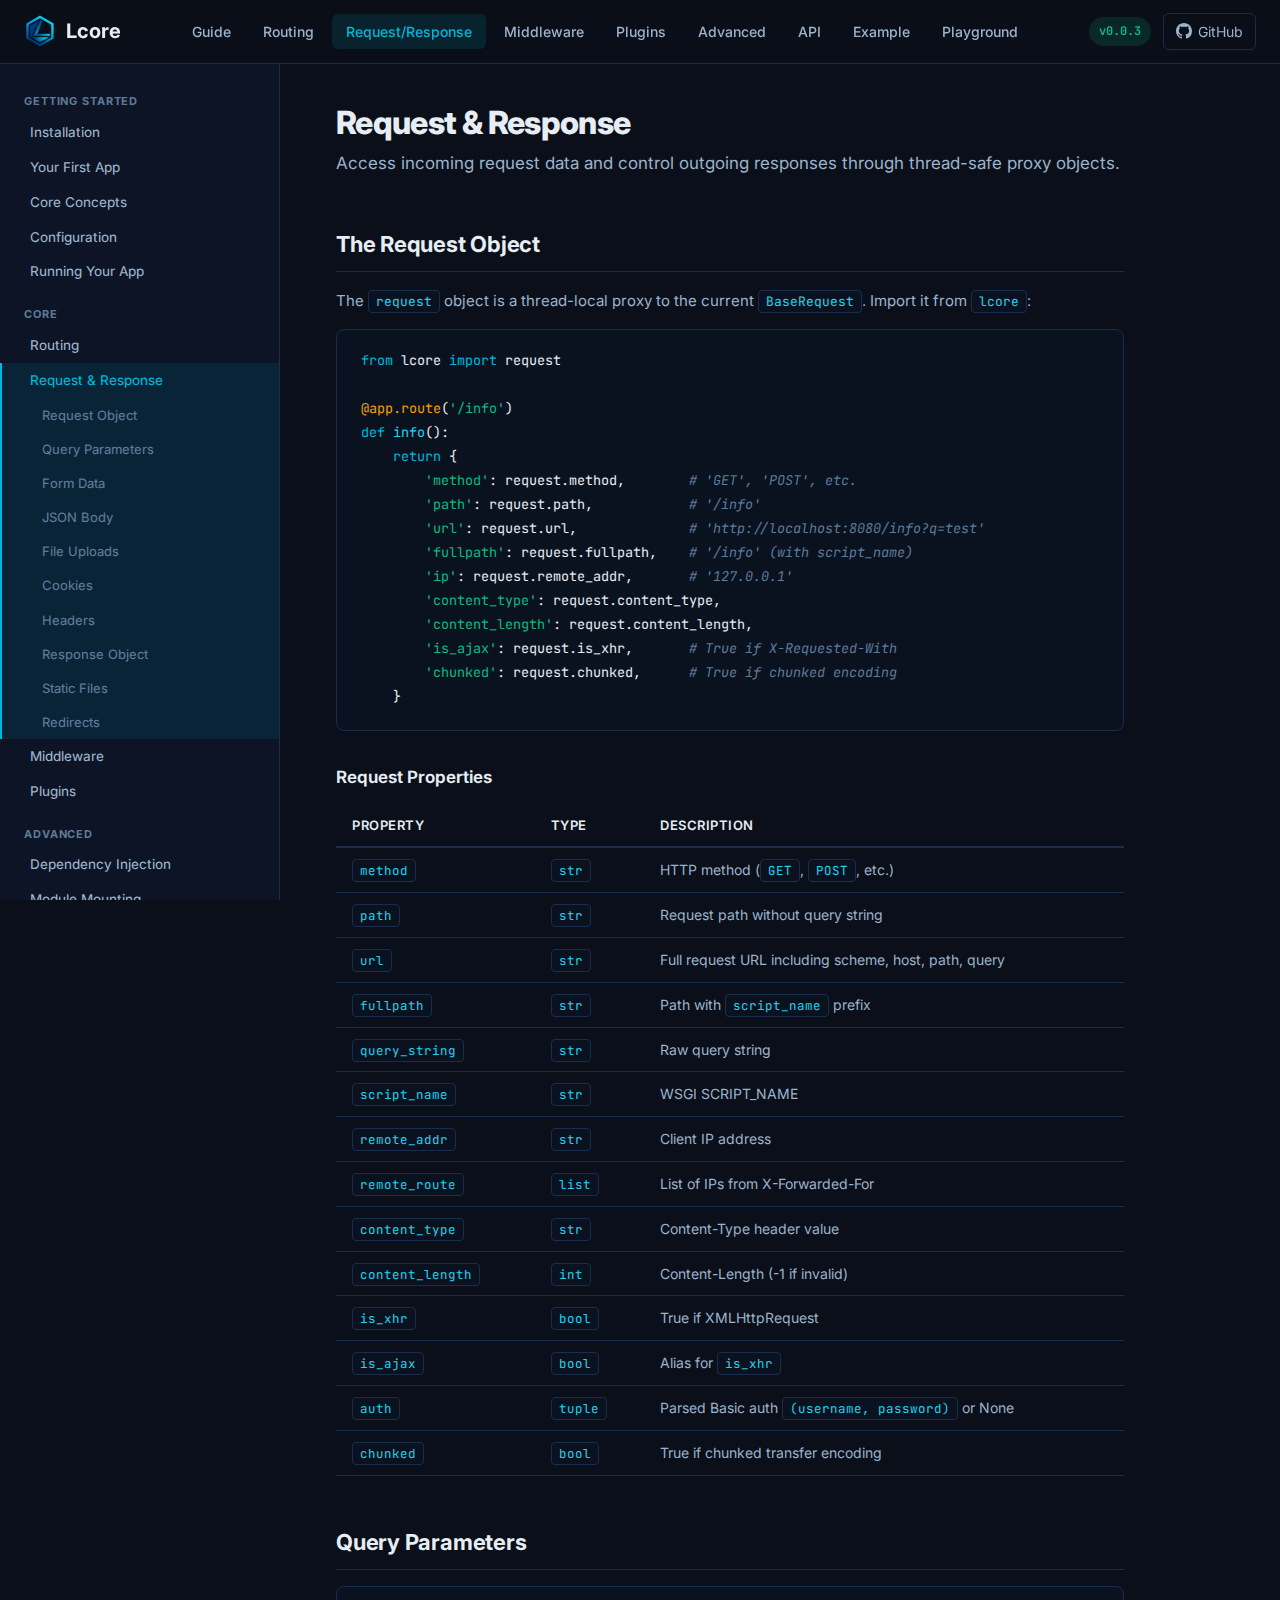
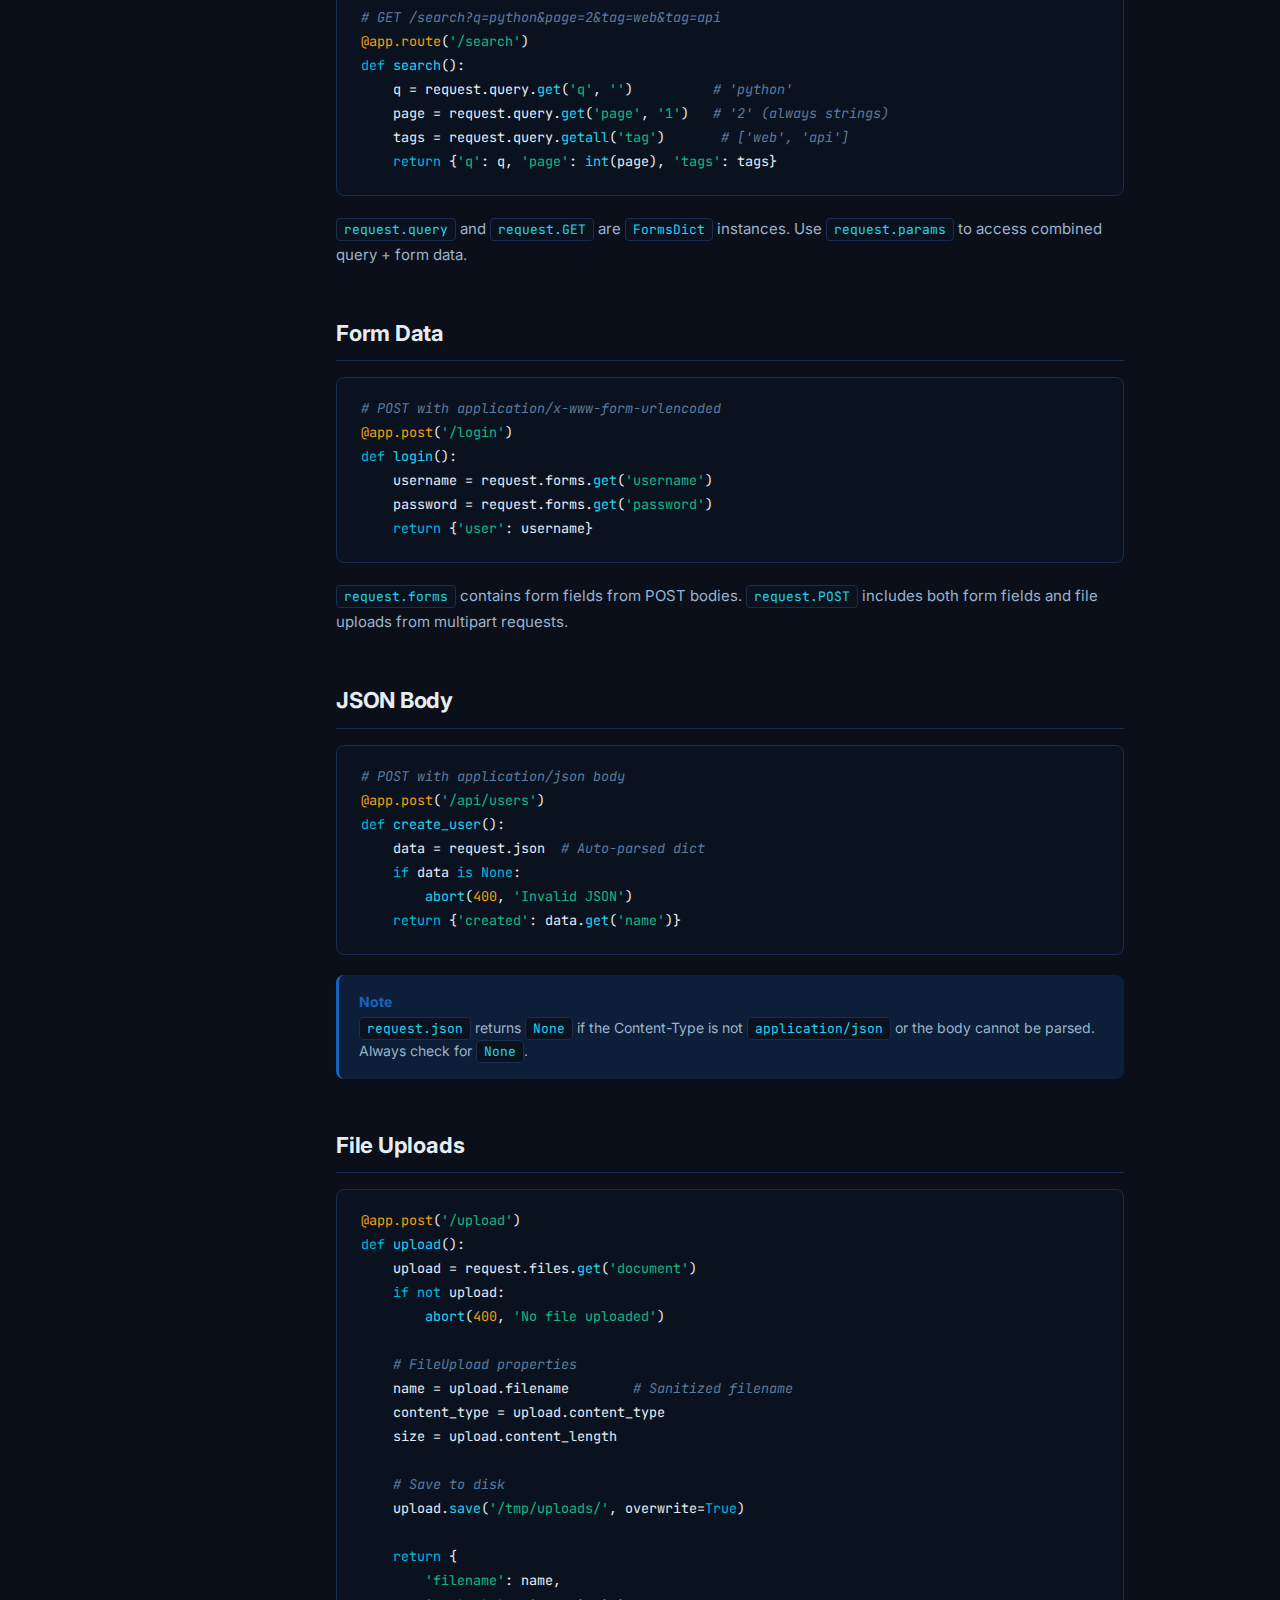
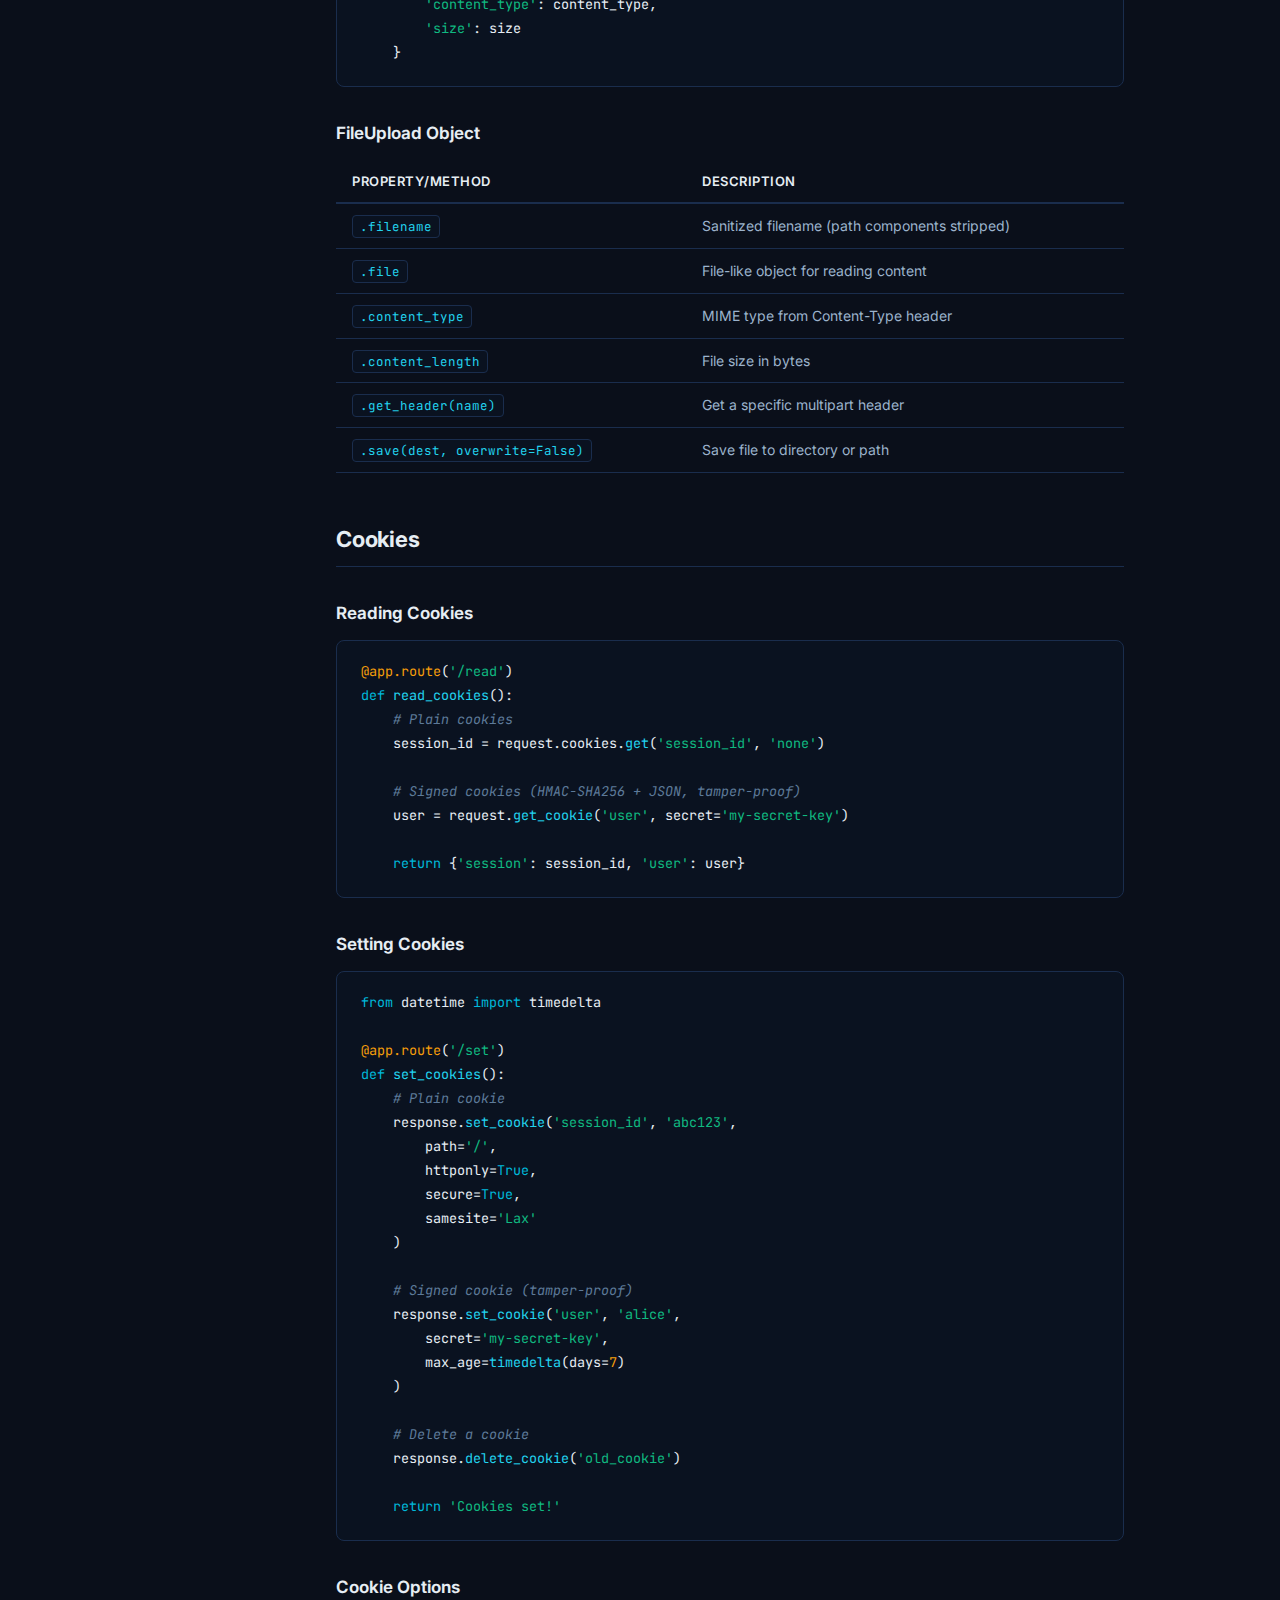
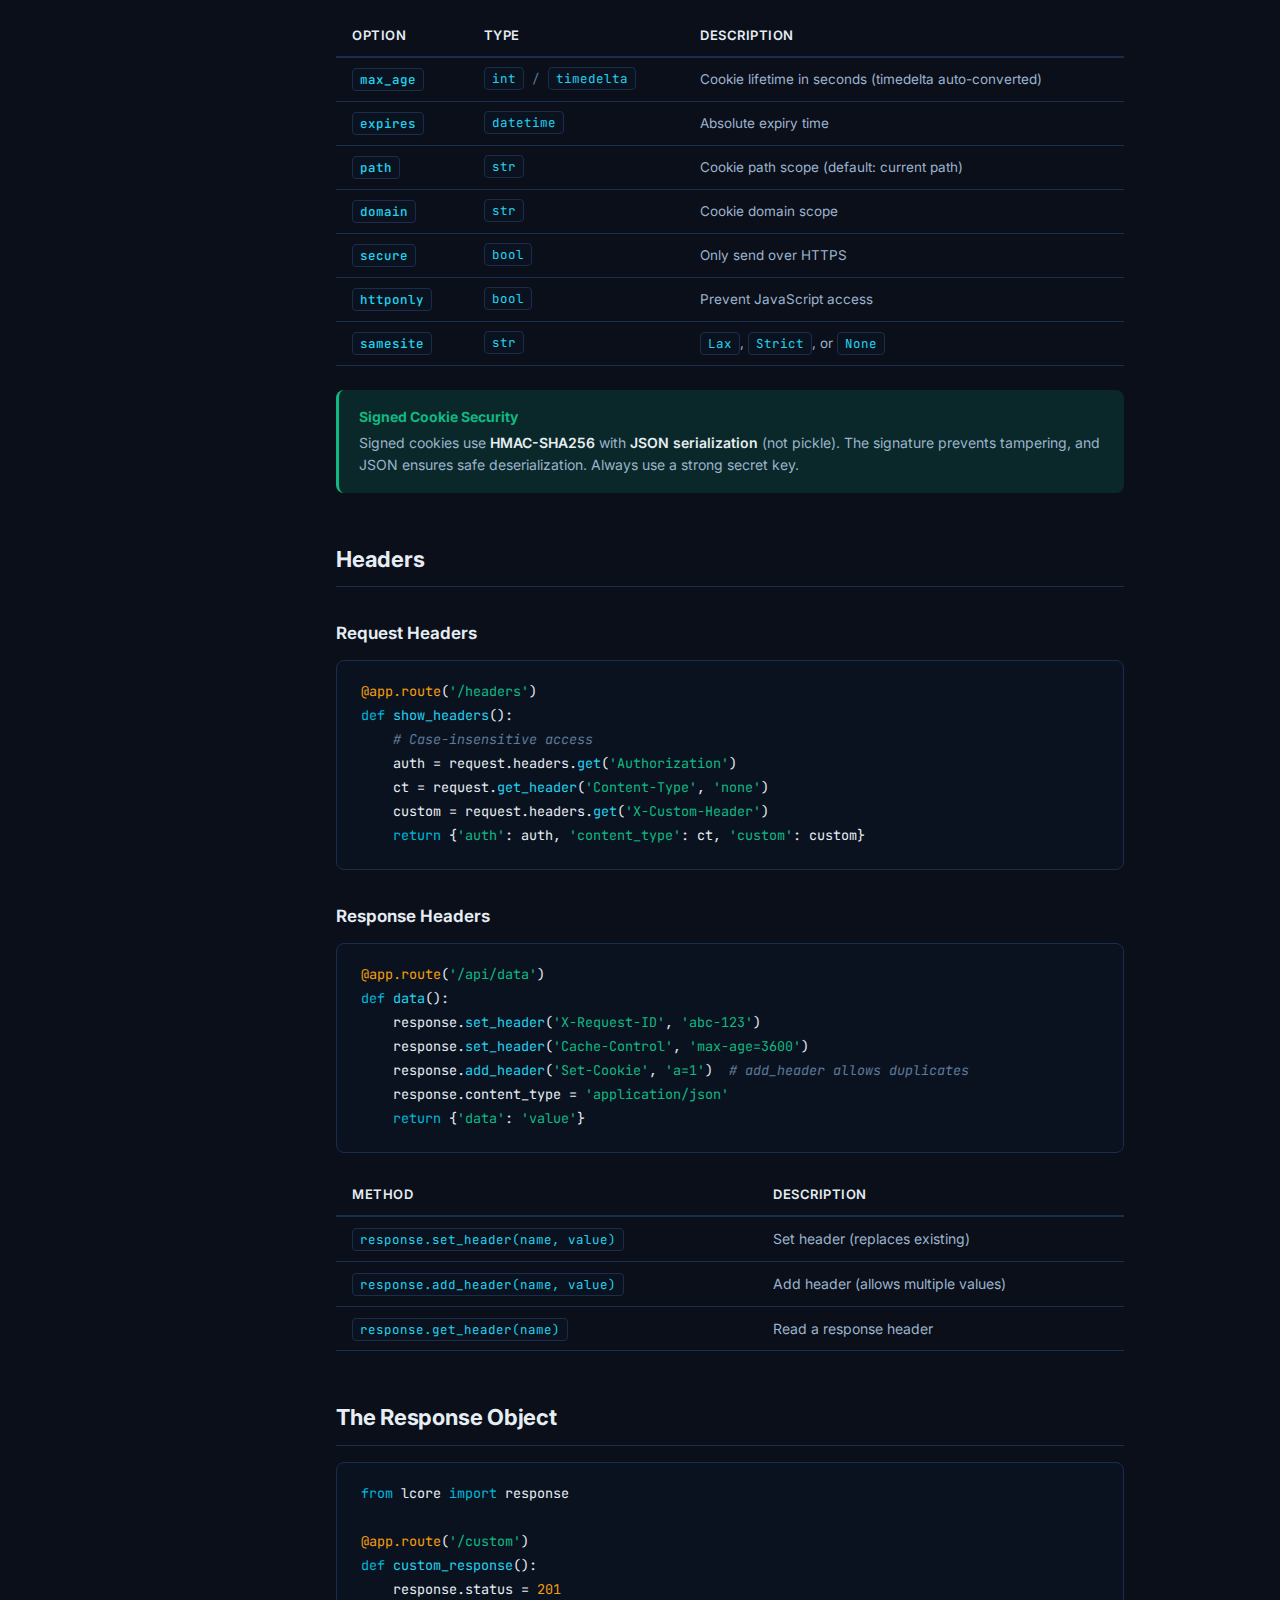
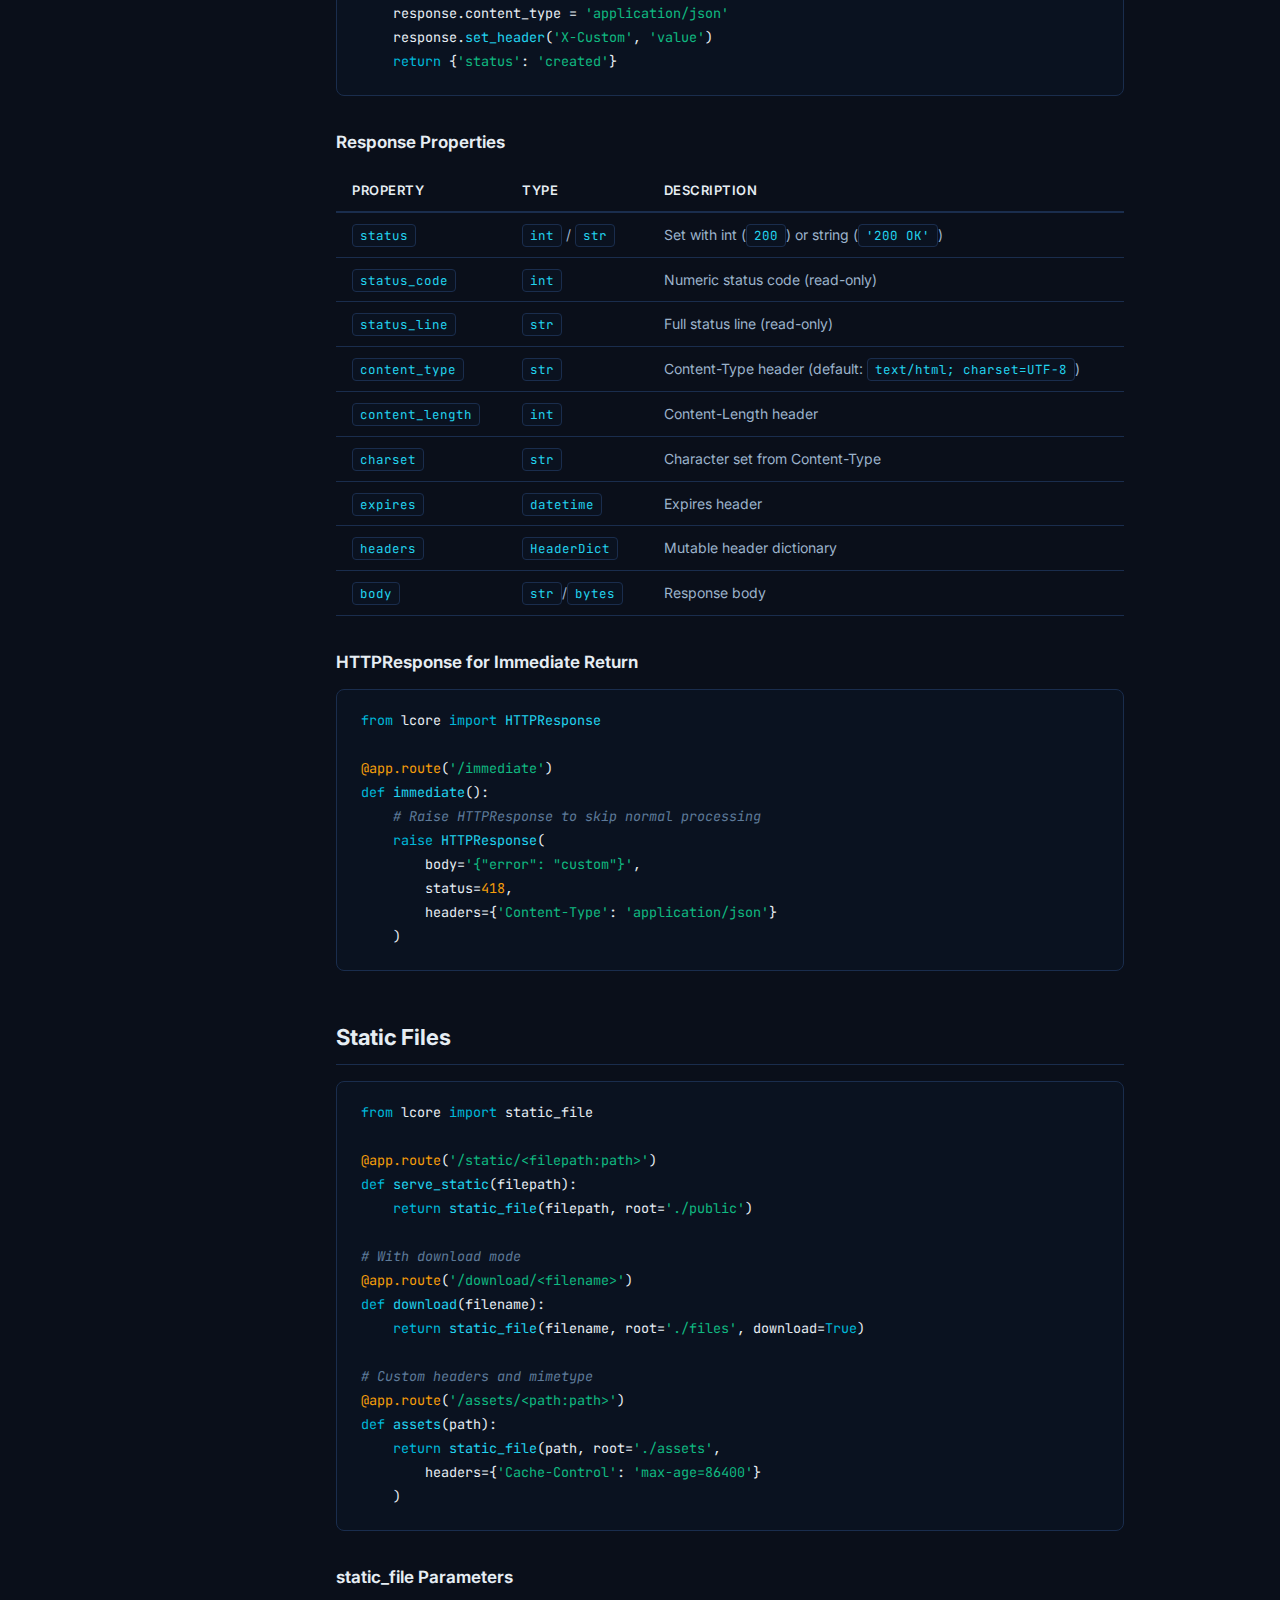
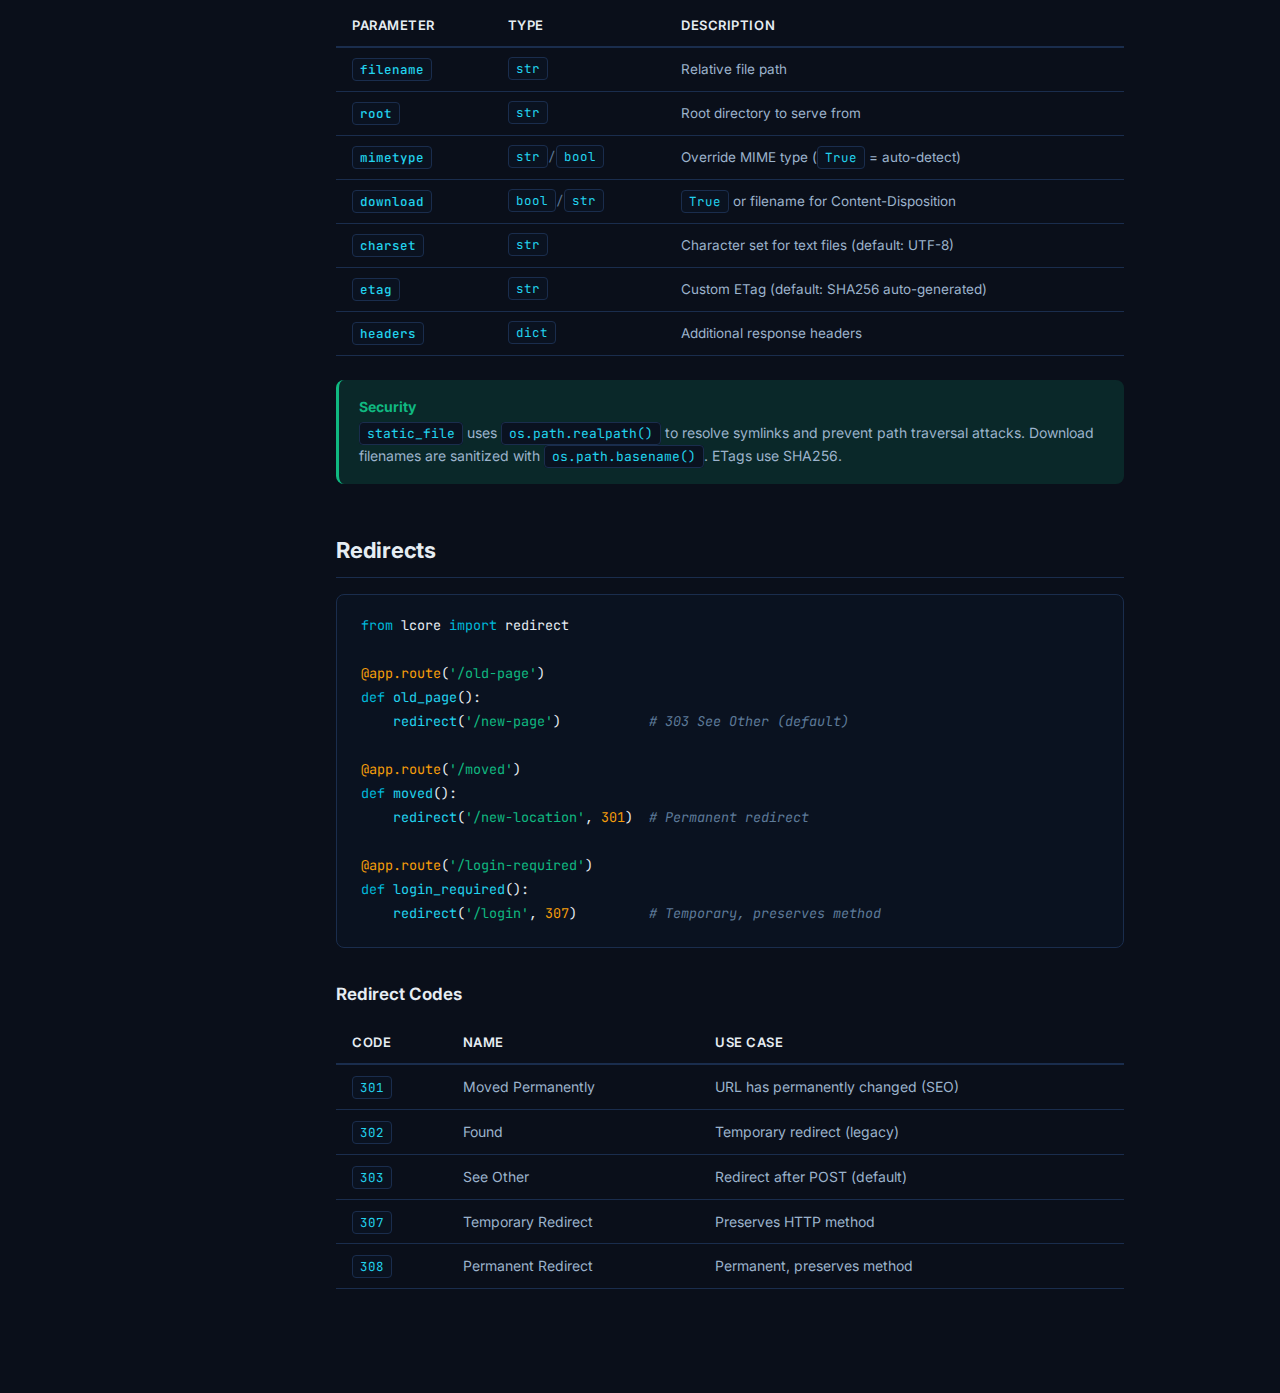
<file: docs/request-response.html>
<!DOCTYPE html>
<html lang="en">
<head>
  <meta charset="UTF-8">
  <meta name="viewport" content="width=device-width, initial-scale=1.0">
  <title>Request &amp; Response - Lcore Documentation</title>
  <link rel="preconnect" href="https://fonts.googleapis.com">
  <link href="https://fonts.googleapis.com/css2?family=Inter:wght@400;450;500;600;700;800&family=JetBrains+Mono:wght@400;500;600;700&display=swap" rel="stylesheet">
  <link rel="stylesheet" href="assets/style.css">
  <link rel="shortcut icon" href="lcore.png" type="image/x-icon">
</head>
<body>
  <header class="site-header">
    <div class="header-inner">
      <a href="index.html" class="logo"><img src="lcore.png" alt="Lcore" class="logo-icon"> Lcore</a>
      <nav class="header-nav">
        <a href="getting-started.html">Guide</a>
        <a href="routing.html">Routing</a>
        <a href="request-response.html">Request/Response</a>
        <a href="middleware.html">Middleware</a>
        <a href="plugins.html">Plugins</a>
        <a href="advanced.html">Advanced</a>
        <a href="api-reference.html">API</a>
        <a href="real-world-example.html">Example</a>
        <a href="https://play-lcore.lusansapkota.com.np/#code-playground">Playground</a>
      </nav>
      <div class="header-right">
        <span class="version-badge">v0.0.3</span>
        <a href="https://github.com/Lusan-sapkota/lcore" class="github-link">
          <svg width="16" height="16" viewBox="0 0 16 16" fill="currentColor"><path d="M8 0C3.58 0 0 3.58 0 8c0 3.54 2.29 6.53 5.47 7.59.4.07.55-.17.55-.38 0-.19-.01-.82-.01-1.49-2.01.37-2.53-.49-2.69-.94-.09-.23-.48-.94-.82-1.13-.28-.15-.68-.52-.01-.53.63-.01 1.08.58 1.23.82.72 1.21 1.87.87 2.33.66.07-.52.28-.87.51-1.07-1.78-.2-3.64-.89-3.64-3.95 0-.87.31-1.59.82-2.15-.08-.2-.36-1.02.08-2.12 0 0 .67-.21 2.2.82.64-.18 1.32-.27 2-.27.68 0 1.36.09 2 .27 1.53-1.04 2.2-.82 2.2-.82.44 1.1.16 1.92.08 2.12.51.56.82 1.27.82 2.15 0 3.07-1.87 3.75-3.65 3.95.29.25.54.73.54 1.48 0 1.07-.01 1.93-.01 2.2 0 .21.15.46.55.38A8.013 8.013 0 0016 8c0-4.42-3.58-8-8-8z"/></svg>
          GitHub
        </a>
        <button class="menu-toggle">&#9776;</button>
      </div>
    </div>
  </header>

  <div class="doc-layout">
    <aside class="sidebar">
      <div class="sidebar-section">
        <div class="sidebar-title">Getting Started</div>
        <a href="getting-started.html#installation" class="sidebar-link">Installation</a>
        <a href="getting-started.html#first-app" class="sidebar-link">Your First App</a>
        <a href="getting-started.html#concepts" class="sidebar-link">Core Concepts</a>
        <a href="getting-started.html#configuration" class="sidebar-link">Configuration</a>
        <a href="getting-started.html#running" class="sidebar-link">Running Your App</a>
      </div>
      <div class="sidebar-section">
        <div class="sidebar-title">Core</div>
        <a href="routing.html" class="sidebar-link">Routing</a>
        <a href="request-response.html" class="sidebar-link">Request &amp; Response</a>
        <a href="request-response.html#request-object" class="sidebar-link sub">Request Object</a>
        <a href="request-response.html#query-params" class="sidebar-link sub">Query Parameters</a>
        <a href="request-response.html#form-data" class="sidebar-link sub">Form Data</a>
        <a href="request-response.html#json-body" class="sidebar-link sub">JSON Body</a>
        <a href="request-response.html#file-uploads" class="sidebar-link sub">File Uploads</a>
        <a href="request-response.html#cookies" class="sidebar-link sub">Cookies</a>
        <a href="request-response.html#headers" class="sidebar-link sub">Headers</a>
        <a href="request-response.html#response-object" class="sidebar-link sub">Response Object</a>
        <a href="request-response.html#static-files" class="sidebar-link sub">Static Files</a>
        <a href="request-response.html#redirects" class="sidebar-link sub">Redirects</a>
        <a href="middleware.html" class="sidebar-link">Middleware</a>
        <a href="plugins.html" class="sidebar-link">Plugins</a>
      </div>
      <div class="sidebar-section">
        <div class="sidebar-title">Advanced</div>
        <a href="advanced.html#dependency-injection" class="sidebar-link">Dependency Injection</a>
        <a href="advanced.html#mounting" class="sidebar-link">Module Mounting</a>
        <a href="advanced.html#security" class="sidebar-link">Security</a>
        <a href="advanced.html#production" class="sidebar-link">Production</a>
      </div>
      <div class="sidebar-section">
        <div class="sidebar-title">Reference</div>
        <a href="api-reference.html" class="sidebar-link">API Reference</a>
      </div>
    </aside>

    <main class="content">
      <h1>Request &amp; Response</h1>
      <p class="page-desc">Access incoming request data and control outgoing responses through thread-safe proxy objects.</p>

      <!-- Request Object -->
      <h2 id="request-object">The Request Object</h2>

      <p>The <code>request</code> object is a thread-local proxy to the current <code>BaseRequest</code>. Import it from <code>lcore</code>:</p>

      <pre><code>from lcore import request

@app.route('/info')
def info():
    return {
        'method': request.method,        # 'GET', 'POST', etc.
        'path': request.path,            # '/info'
        'url': request.url,              # 'http://localhost:8080/info?q=test'
        'fullpath': request.fullpath,    # '/info' (with script_name)
        'ip': request.remote_addr,       # '127.0.0.1'
        'content_type': request.content_type,
        'content_length': request.content_length,
        'is_ajax': request.is_xhr,       # True if X-Requested-With
        'chunked': request.chunked,      # True if chunked encoding
    }</code></pre>

      <h3>Request Properties</h3>
      <table>
        <thead><tr><th>Property</th><th>Type</th><th>Description</th></tr></thead>
        <tbody>
          <tr><td><code>method</code></td><td><code>str</code></td><td>HTTP method (<code>GET</code>, <code>POST</code>, etc.)</td></tr>
          <tr><td><code>path</code></td><td><code>str</code></td><td>Request path without query string</td></tr>
          <tr><td><code>url</code></td><td><code>str</code></td><td>Full request URL including scheme, host, path, query</td></tr>
          <tr><td><code>fullpath</code></td><td><code>str</code></td><td>Path with <code>script_name</code> prefix</td></tr>
          <tr><td><code>query_string</code></td><td><code>str</code></td><td>Raw query string</td></tr>
          <tr><td><code>script_name</code></td><td><code>str</code></td><td>WSGI SCRIPT_NAME</td></tr>
          <tr><td><code>remote_addr</code></td><td><code>str</code></td><td>Client IP address</td></tr>
          <tr><td><code>remote_route</code></td><td><code>list</code></td><td>List of IPs from X-Forwarded-For</td></tr>
          <tr><td><code>content_type</code></td><td><code>str</code></td><td>Content-Type header value</td></tr>
          <tr><td><code>content_length</code></td><td><code>int</code></td><td>Content-Length (-1 if invalid)</td></tr>
          <tr><td><code>is_xhr</code></td><td><code>bool</code></td><td>True if XMLHttpRequest</td></tr>
          <tr><td><code>is_ajax</code></td><td><code>bool</code></td><td>Alias for <code>is_xhr</code></td></tr>
          <tr><td><code>auth</code></td><td><code>tuple</code></td><td>Parsed Basic auth <code>(username, password)</code> or None</td></tr>
          <tr><td><code>chunked</code></td><td><code>bool</code></td><td>True if chunked transfer encoding</td></tr>
        </tbody>
      </table>

      <!-- Query Parameters -->
      <h2 id="query-params">Query Parameters</h2>

      <pre><code># GET /search?q=python&amp;page=2&amp;tag=web&amp;tag=api
@app.route('/search')
def search():
    q = request.query.get('q', '')          # 'python'
    page = request.query.get('page', '1')   # '2' (always strings)
    tags = request.query.getall('tag')       # ['web', 'api']
    return {'q': q, 'page': int(page), 'tags': tags}</code></pre>

      <p><code>request.query</code> and <code>request.GET</code> are <code>FormsDict</code> instances. Use <code>request.params</code> to access combined query + form data.</p>

      <!-- Form Data -->
      <h2 id="form-data">Form Data</h2>

      <pre><code># POST with application/x-www-form-urlencoded
@app.post('/login')
def login():
    username = request.forms.get('username')
    password = request.forms.get('password')
    return {'user': username}</code></pre>

      <p><code>request.forms</code> contains form fields from POST bodies. <code>request.POST</code> includes both form fields and file uploads from multipart requests.</p>

      <!-- JSON Body -->
      <h2 id="json-body">JSON Body</h2>

      <pre><code># POST with application/json body
@app.post('/api/users')
def create_user():
    data = request.json  # Auto-parsed dict
    if data is None:
        abort(400, 'Invalid JSON')
    return {'created': data.get('name')}</code></pre>

      <div class="info-box note">
        <strong>Note</strong>
        <p><code>request.json</code> returns <code>None</code> if the Content-Type is not <code>application/json</code> or the body cannot be parsed. Always check for <code>None</code>.</p>
      </div>

      <!-- File Uploads -->
      <h2 id="file-uploads">File Uploads</h2>

      <pre><code>@app.post('/upload')
def upload():
    upload = request.files.get('document')
    if not upload:
        abort(400, 'No file uploaded')

    # FileUpload properties
    name = upload.filename        # Sanitized filename
    content_type = upload.content_type
    size = upload.content_length

    # Save to disk
    upload.save('/tmp/uploads/', overwrite=True)

    return {
        'filename': name,
        'content_type': content_type,
        'size': size
    }</code></pre>

      <h3>FileUpload Object</h3>
      <table>
        <thead><tr><th>Property/Method</th><th>Description</th></tr></thead>
        <tbody>
          <tr><td><code>.filename</code></td><td>Sanitized filename (path components stripped)</td></tr>
          <tr><td><code>.file</code></td><td>File-like object for reading content</td></tr>
          <tr><td><code>.content_type</code></td><td>MIME type from Content-Type header</td></tr>
          <tr><td><code>.content_length</code></td><td>File size in bytes</td></tr>
          <tr><td><code>.get_header(name)</code></td><td>Get a specific multipart header</td></tr>
          <tr><td><code>.save(dest, overwrite=False)</code></td><td>Save file to directory or path</td></tr>
        </tbody>
      </table>

      <!-- Cookies -->
      <h2 id="cookies">Cookies</h2>

      <h3>Reading Cookies</h3>
      <pre><code>@app.route('/read')
def read_cookies():
    # Plain cookies
    session_id = request.cookies.get('session_id', 'none')

    # Signed cookies (HMAC-SHA256 + JSON, tamper-proof)
    user = request.get_cookie('user', secret='my-secret-key')

    return {'session': session_id, 'user': user}</code></pre>

      <h3>Setting Cookies</h3>
      <pre><code>from datetime import timedelta

@app.route('/set')
def set_cookies():
    # Plain cookie
    response.set_cookie('session_id', 'abc123',
        path='/',
        httponly=True,
        secure=True,
        samesite='Lax'
    )

    # Signed cookie (tamper-proof)
    response.set_cookie('user', 'alice',
        secret='my-secret-key',
        max_age=timedelta(days=7)
    )

    # Delete a cookie
    response.delete_cookie('old_cookie')

    return 'Cookies set!'</code></pre>

      <h3>Cookie Options</h3>
      <table class="params-table">
        <thead><tr><th>Option</th><th>Type</th><th>Description</th></tr></thead>
        <tbody>
          <tr><td><code>max_age</code></td><td><code>int</code> / <code>timedelta</code></td><td>Cookie lifetime in seconds (timedelta auto-converted)</td></tr>
          <tr><td><code>expires</code></td><td><code>datetime</code></td><td>Absolute expiry time</td></tr>
          <tr><td><code>path</code></td><td><code>str</code></td><td>Cookie path scope (default: current path)</td></tr>
          <tr><td><code>domain</code></td><td><code>str</code></td><td>Cookie domain scope</td></tr>
          <tr><td><code>secure</code></td><td><code>bool</code></td><td>Only send over HTTPS</td></tr>
          <tr><td><code>httponly</code></td><td><code>bool</code></td><td>Prevent JavaScript access</td></tr>
          <tr><td><code>samesite</code></td><td><code>str</code></td><td><code>Lax</code>, <code>Strict</code>, or <code>None</code></td></tr>
        </tbody>
      </table>

      <div class="info-box tip">
        <strong>Signed Cookie Security</strong>
        <p>Signed cookies use <strong>HMAC-SHA256</strong> with <strong>JSON serialization</strong> (not pickle). The signature prevents tampering, and JSON ensures safe deserialization. Always use a strong secret key.</p>
      </div>

      <!-- Headers -->
      <h2 id="headers">Headers</h2>

      <h3>Request Headers</h3>
      <pre><code>@app.route('/headers')
def show_headers():
    # Case-insensitive access
    auth = request.headers.get('Authorization')
    ct = request.get_header('Content-Type', 'none')
    custom = request.headers.get('X-Custom-Header')
    return {'auth': auth, 'content_type': ct, 'custom': custom}</code></pre>

      <h3>Response Headers</h3>
      <pre><code>@app.route('/api/data')
def data():
    response.set_header('X-Request-ID', 'abc-123')
    response.set_header('Cache-Control', 'max-age=3600')
    response.add_header('Set-Cookie', 'a=1')  # add_header allows duplicates
    response.content_type = 'application/json'
    return {'data': 'value'}</code></pre>

      <table>
        <thead><tr><th>Method</th><th>Description</th></tr></thead>
        <tbody>
          <tr><td><code>response.set_header(name, value)</code></td><td>Set header (replaces existing)</td></tr>
          <tr><td><code>response.add_header(name, value)</code></td><td>Add header (allows multiple values)</td></tr>
          <tr><td><code>response.get_header(name)</code></td><td>Read a response header</td></tr>
        </tbody>
      </table>

      <!-- Response Object -->
      <h2 id="response-object">The Response Object</h2>

      <pre><code>from lcore import response

@app.route('/custom')
def custom_response():
    response.status = 201
    response.content_type = 'application/json'
    response.set_header('X-Custom', 'value')
    return {'status': 'created'}</code></pre>

      <h3>Response Properties</h3>
      <table>
        <thead><tr><th>Property</th><th>Type</th><th>Description</th></tr></thead>
        <tbody>
          <tr><td><code>status</code></td><td><code>int</code> / <code>str</code></td><td>Set with int (<code>200</code>) or string (<code>'200 OK'</code>)</td></tr>
          <tr><td><code>status_code</code></td><td><code>int</code></td><td>Numeric status code (read-only)</td></tr>
          <tr><td><code>status_line</code></td><td><code>str</code></td><td>Full status line (read-only)</td></tr>
          <tr><td><code>content_type</code></td><td><code>str</code></td><td>Content-Type header (default: <code>text/html; charset=UTF-8</code>)</td></tr>
          <tr><td><code>content_length</code></td><td><code>int</code></td><td>Content-Length header</td></tr>
          <tr><td><code>charset</code></td><td><code>str</code></td><td>Character set from Content-Type</td></tr>
          <tr><td><code>expires</code></td><td><code>datetime</code></td><td>Expires header</td></tr>
          <tr><td><code>headers</code></td><td><code>HeaderDict</code></td><td>Mutable header dictionary</td></tr>
          <tr><td><code>body</code></td><td><code>str</code>/<code>bytes</code></td><td>Response body</td></tr>
        </tbody>
      </table>

      <h3>HTTPResponse for Immediate Return</h3>
      <pre><code>from lcore import HTTPResponse

@app.route('/immediate')
def immediate():
    # Raise HTTPResponse to skip normal processing
    raise HTTPResponse(
        body='{"error": "custom"}',
        status=418,
        headers={'Content-Type': 'application/json'}
    )</code></pre>

      <!-- Static Files -->
      <h2 id="static-files">Static Files</h2>

      <pre><code>from lcore import static_file

@app.route('/static/&lt;filepath:path&gt;')
def serve_static(filepath):
    return static_file(filepath, root='./public')

# With download mode
@app.route('/download/&lt;filename&gt;')
def download(filename):
    return static_file(filename, root='./files', download=True)

# Custom headers and mimetype
@app.route('/assets/&lt;path:path&gt;')
def assets(path):
    return static_file(path, root='./assets',
        headers={'Cache-Control': 'max-age=86400'}
    )</code></pre>

      <h3>static_file Parameters</h3>
      <table class="params-table">
        <thead><tr><th>Parameter</th><th>Type</th><th>Description</th></tr></thead>
        <tbody>
          <tr><td><code>filename</code></td><td><code>str</code></td><td>Relative file path</td></tr>
          <tr><td><code>root</code></td><td><code>str</code></td><td>Root directory to serve from</td></tr>
          <tr><td><code>mimetype</code></td><td><code>str</code>/<code>bool</code></td><td>Override MIME type (<code>True</code> = auto-detect)</td></tr>
          <tr><td><code>download</code></td><td><code>bool</code>/<code>str</code></td><td><code>True</code> or filename for Content-Disposition</td></tr>
          <tr><td><code>charset</code></td><td><code>str</code></td><td>Character set for text files (default: UTF-8)</td></tr>
          <tr><td><code>etag</code></td><td><code>str</code></td><td>Custom ETag (default: SHA256 auto-generated)</td></tr>
          <tr><td><code>headers</code></td><td><code>dict</code></td><td>Additional response headers</td></tr>
        </tbody>
      </table>

      <div class="info-box tip">
        <strong>Security</strong>
        <p><code>static_file</code> uses <code>os.path.realpath()</code> to resolve symlinks and prevent path traversal attacks. Download filenames are sanitized with <code>os.path.basename()</code>. ETags use SHA256.</p>
      </div>

      <!-- Redirects -->
      <h2 id="redirects">Redirects</h2>

      <pre><code>from lcore import redirect

@app.route('/old-page')
def old_page():
    redirect('/new-page')           # 303 See Other (default)

@app.route('/moved')
def moved():
    redirect('/new-location', 301)  # Permanent redirect

@app.route('/login-required')
def login_required():
    redirect('/login', 307)         # Temporary, preserves method</code></pre>

      <h3>Redirect Codes</h3>
      <table>
        <thead><tr><th>Code</th><th>Name</th><th>Use Case</th></tr></thead>
        <tbody>
          <tr><td><code>301</code></td><td>Moved Permanently</td><td>URL has permanently changed (SEO)</td></tr>
          <tr><td><code>302</code></td><td>Found</td><td>Temporary redirect (legacy)</td></tr>
          <tr><td><code>303</code></td><td>See Other</td><td>Redirect after POST (default)</td></tr>
          <tr><td><code>307</code></td><td>Temporary Redirect</td><td>Preserves HTTP method</td></tr>
          <tr><td><code>308</code></td><td>Permanent Redirect</td><td>Permanent, preserves method</td></tr>
        </tbody>
      </table>

    </main>
  </div>

  <script src="assets/script.js"></script>
</body>
</html>
</file>
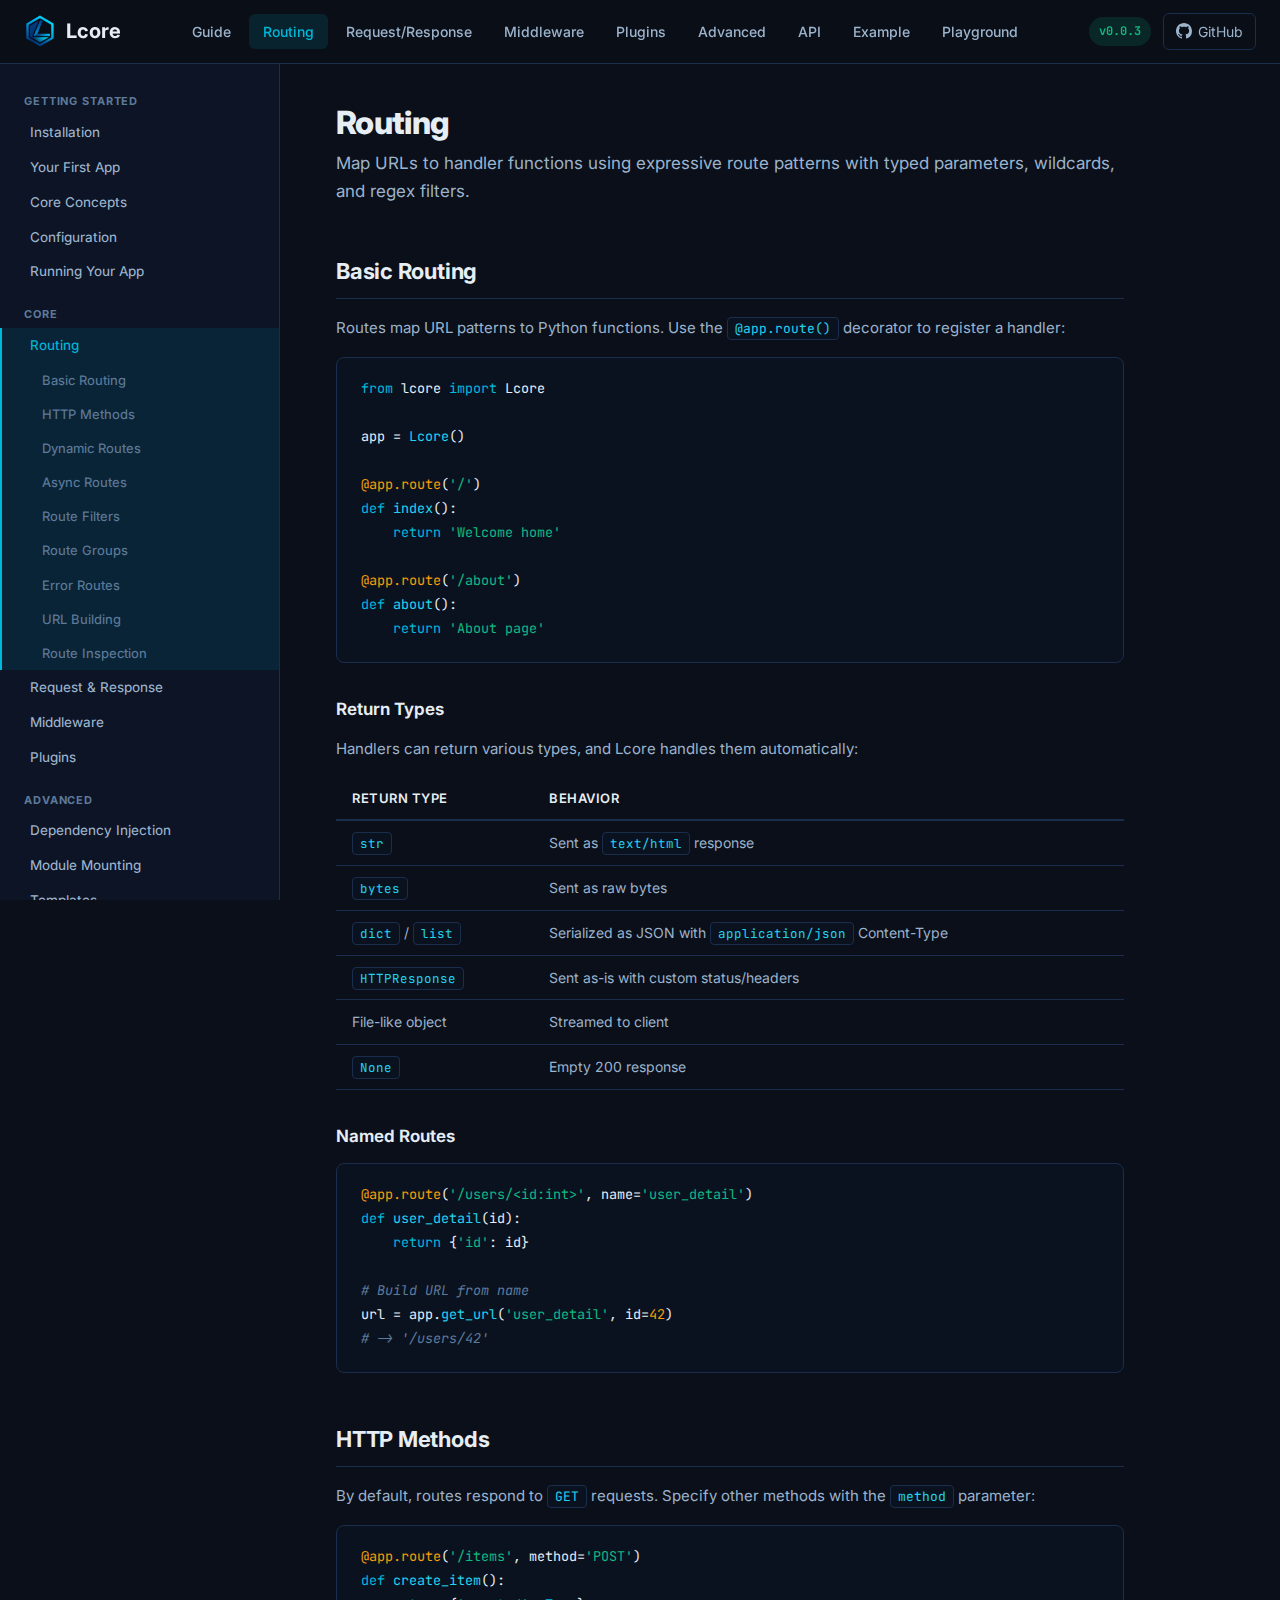
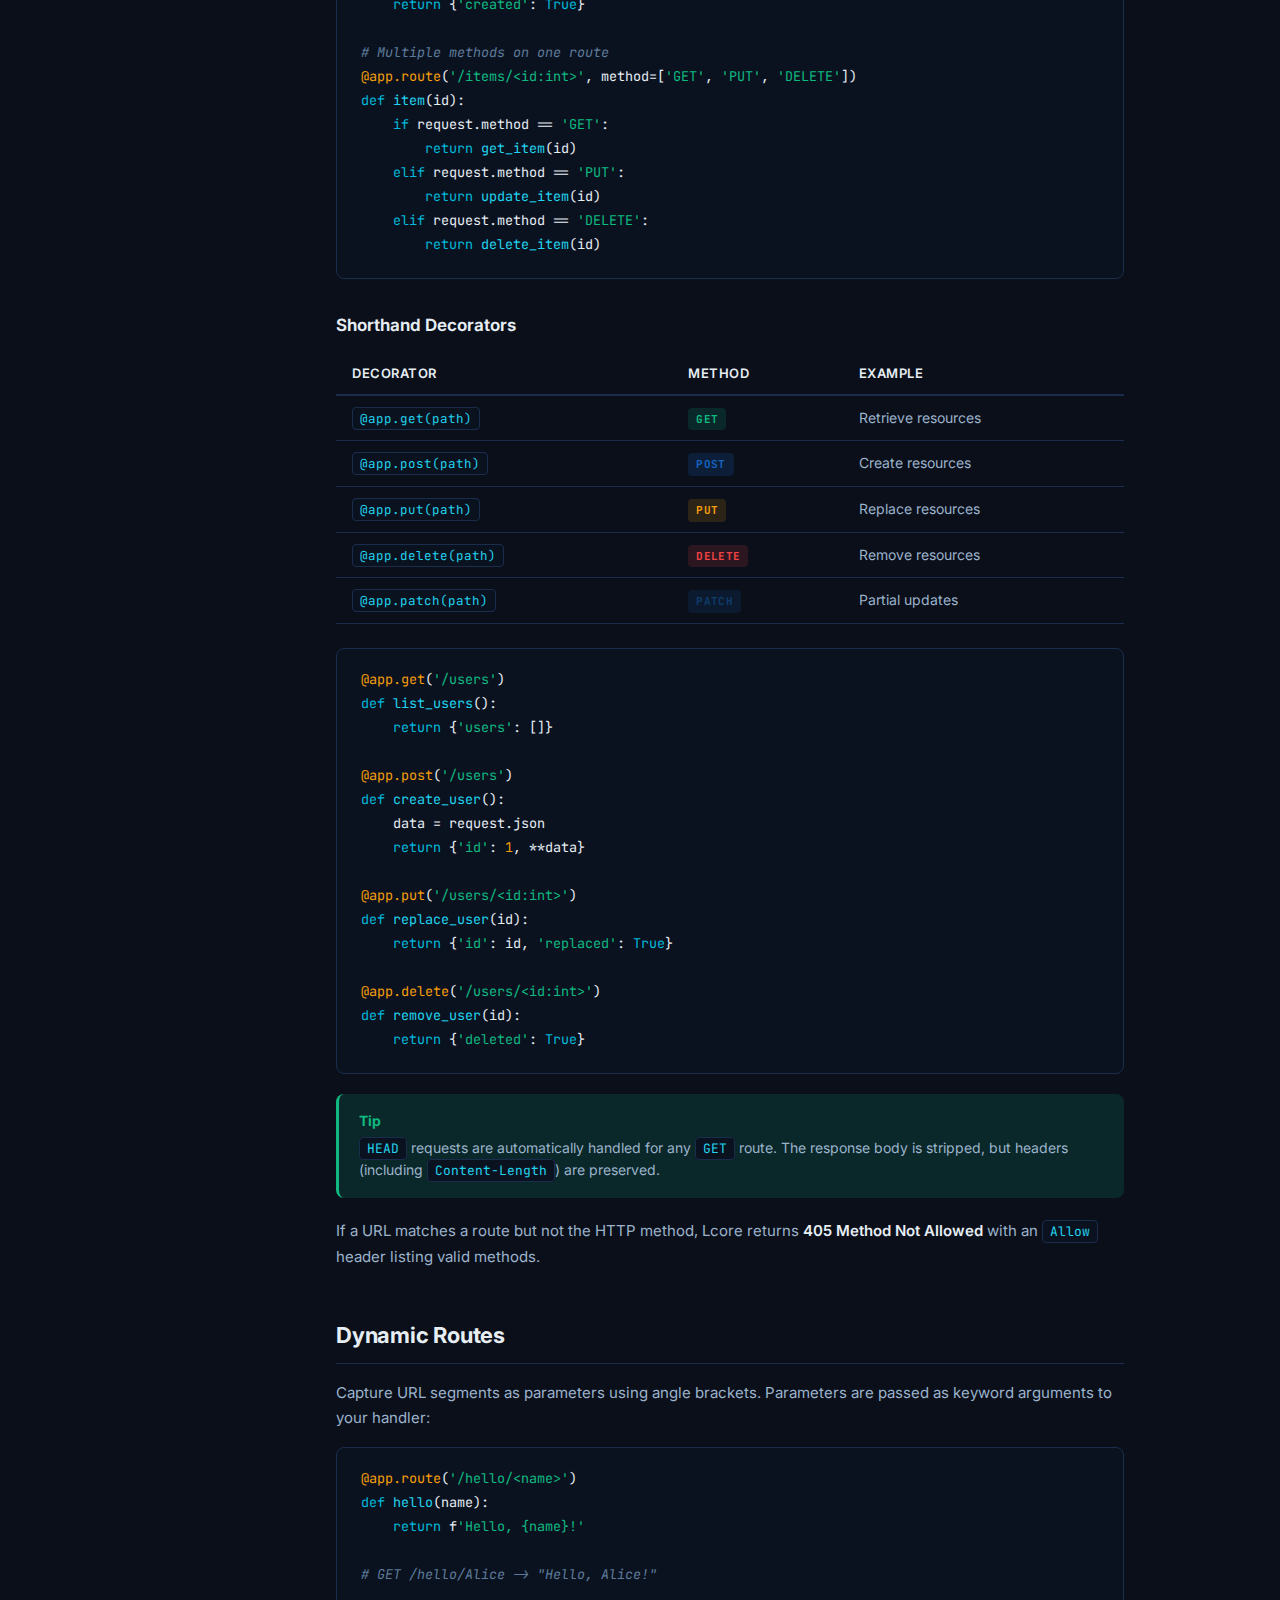
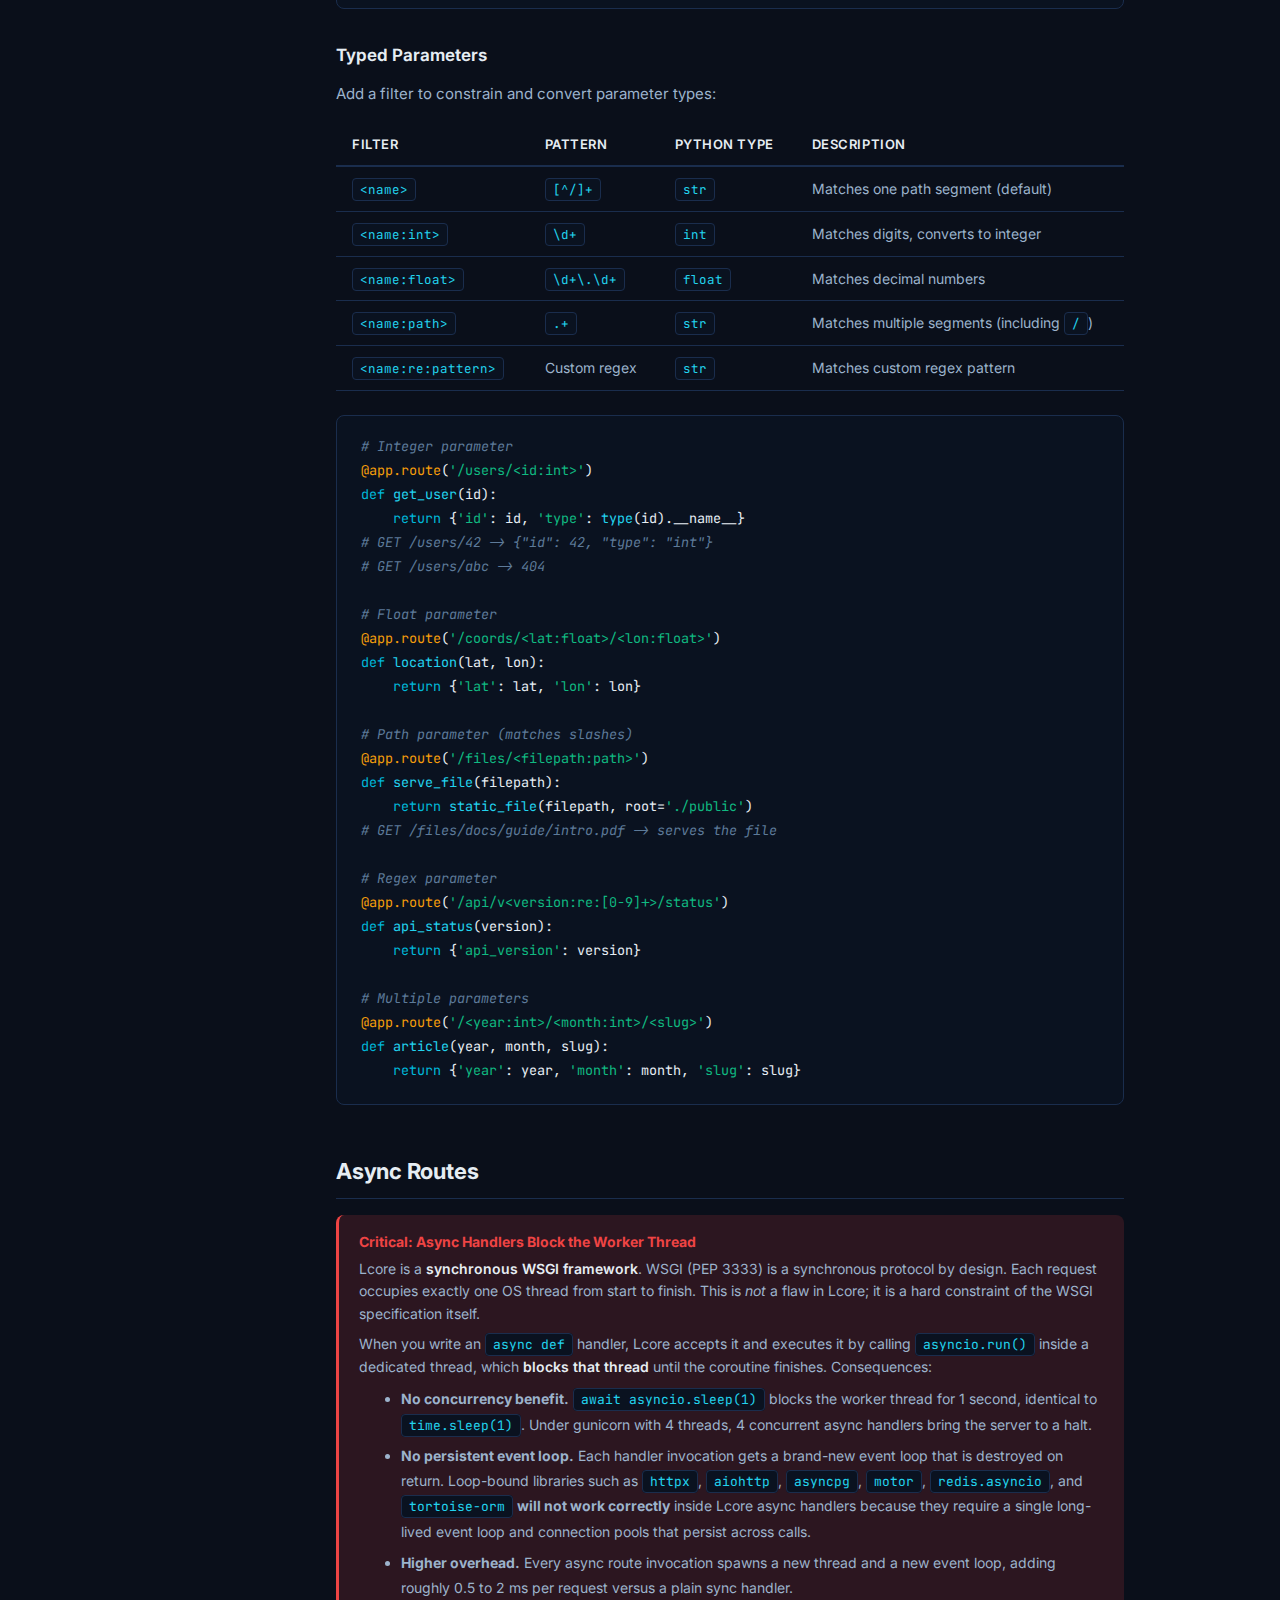
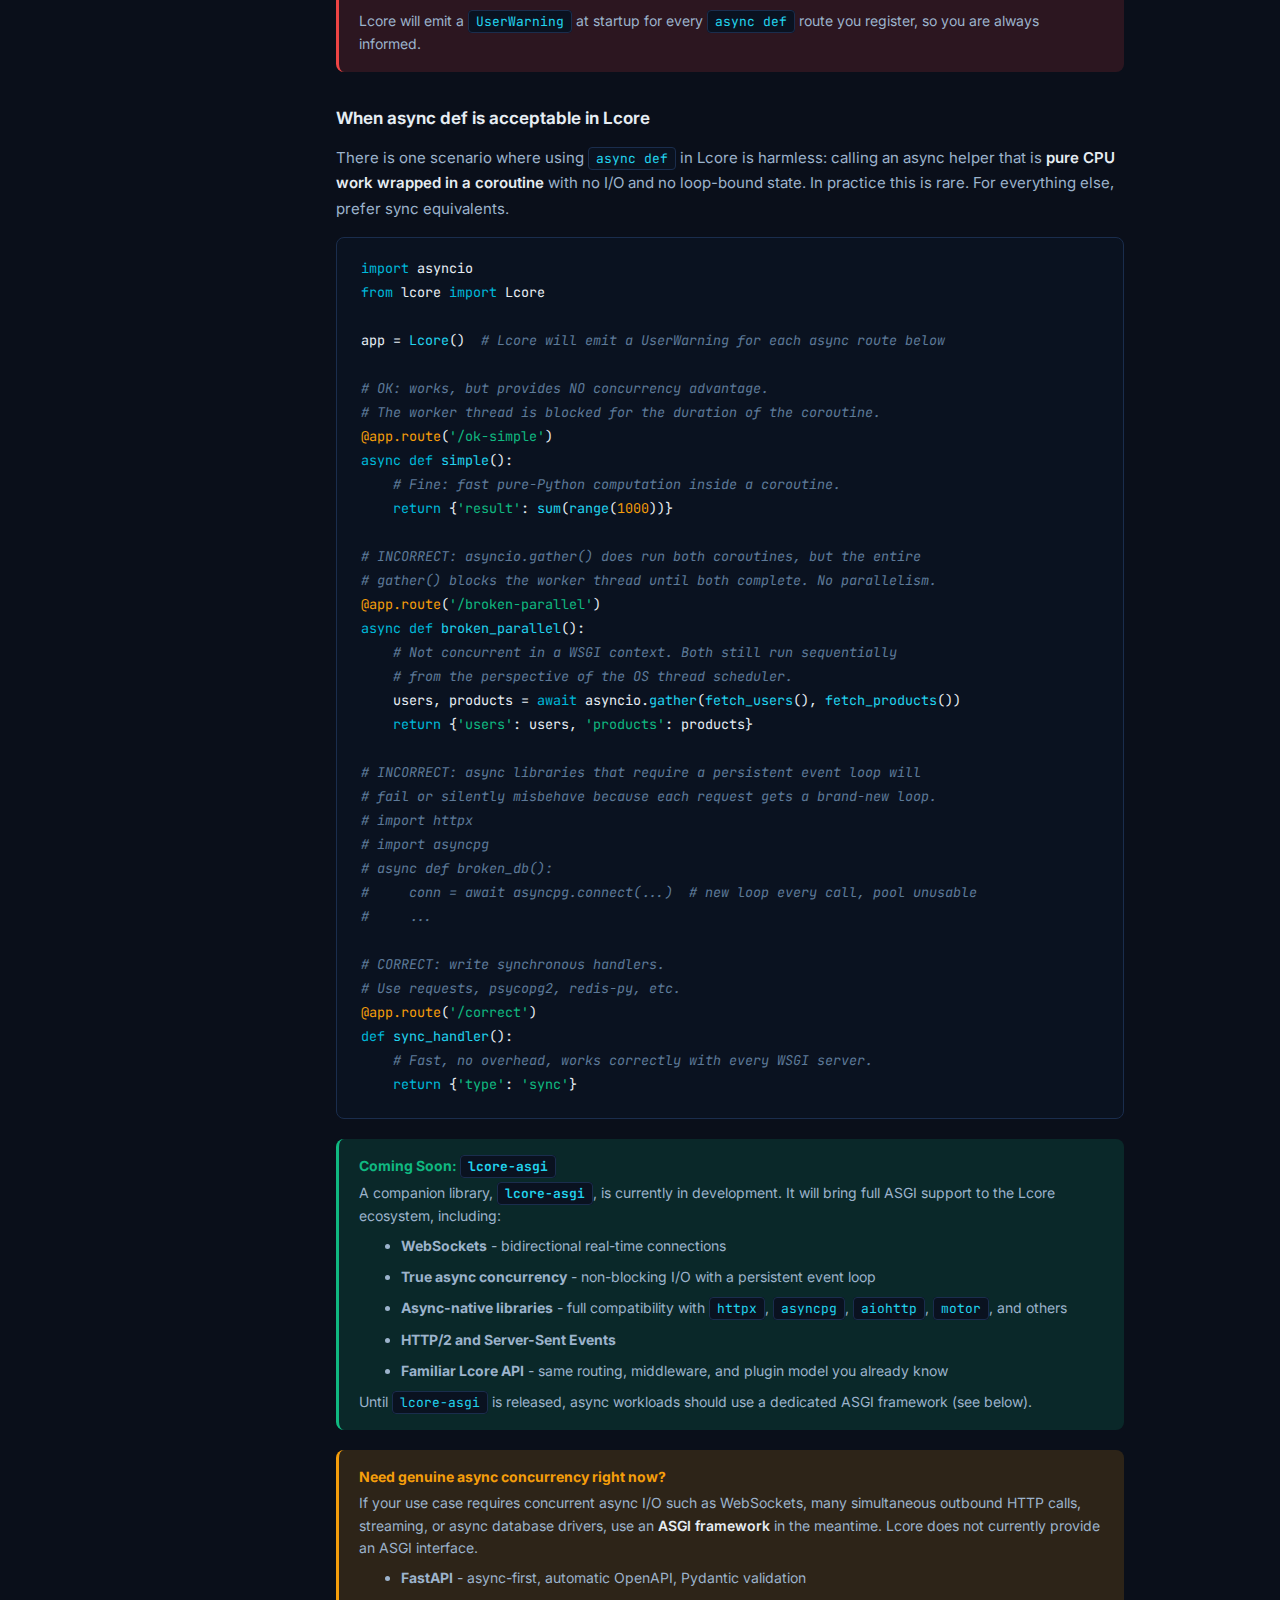
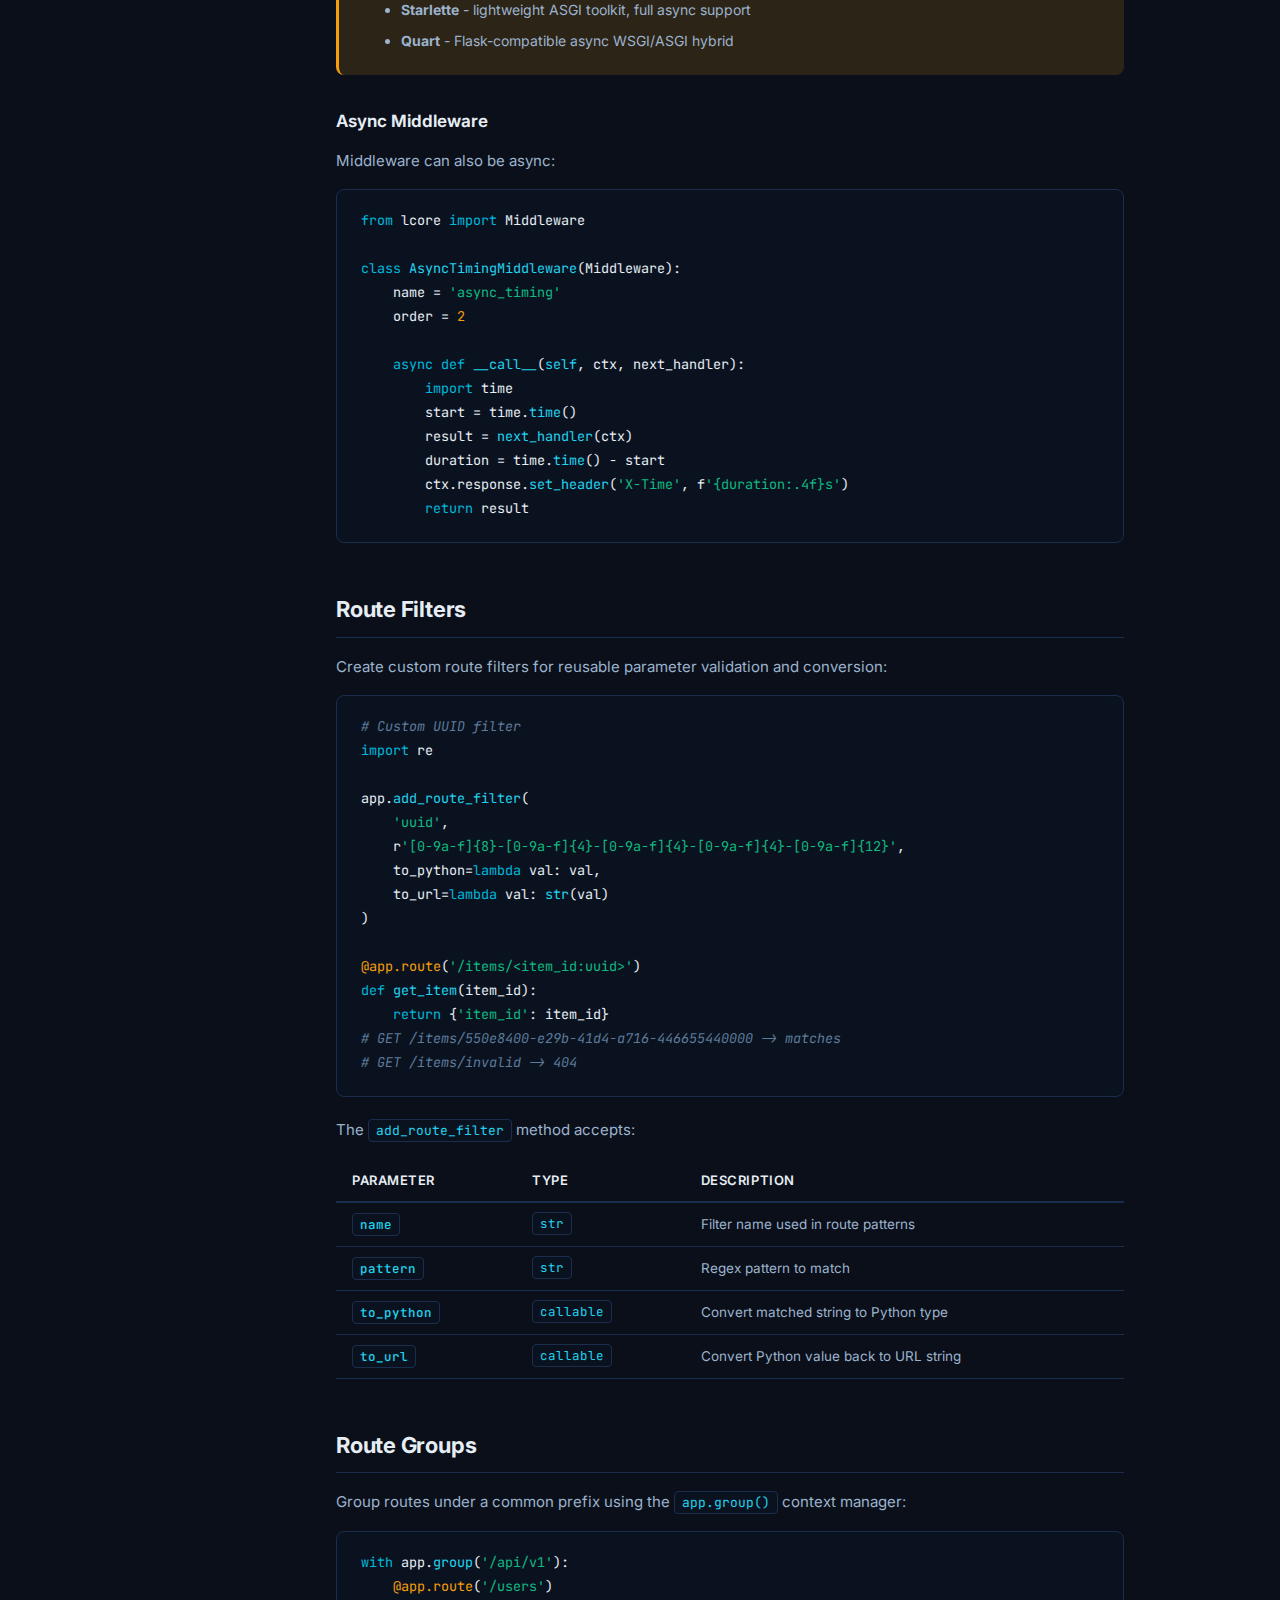
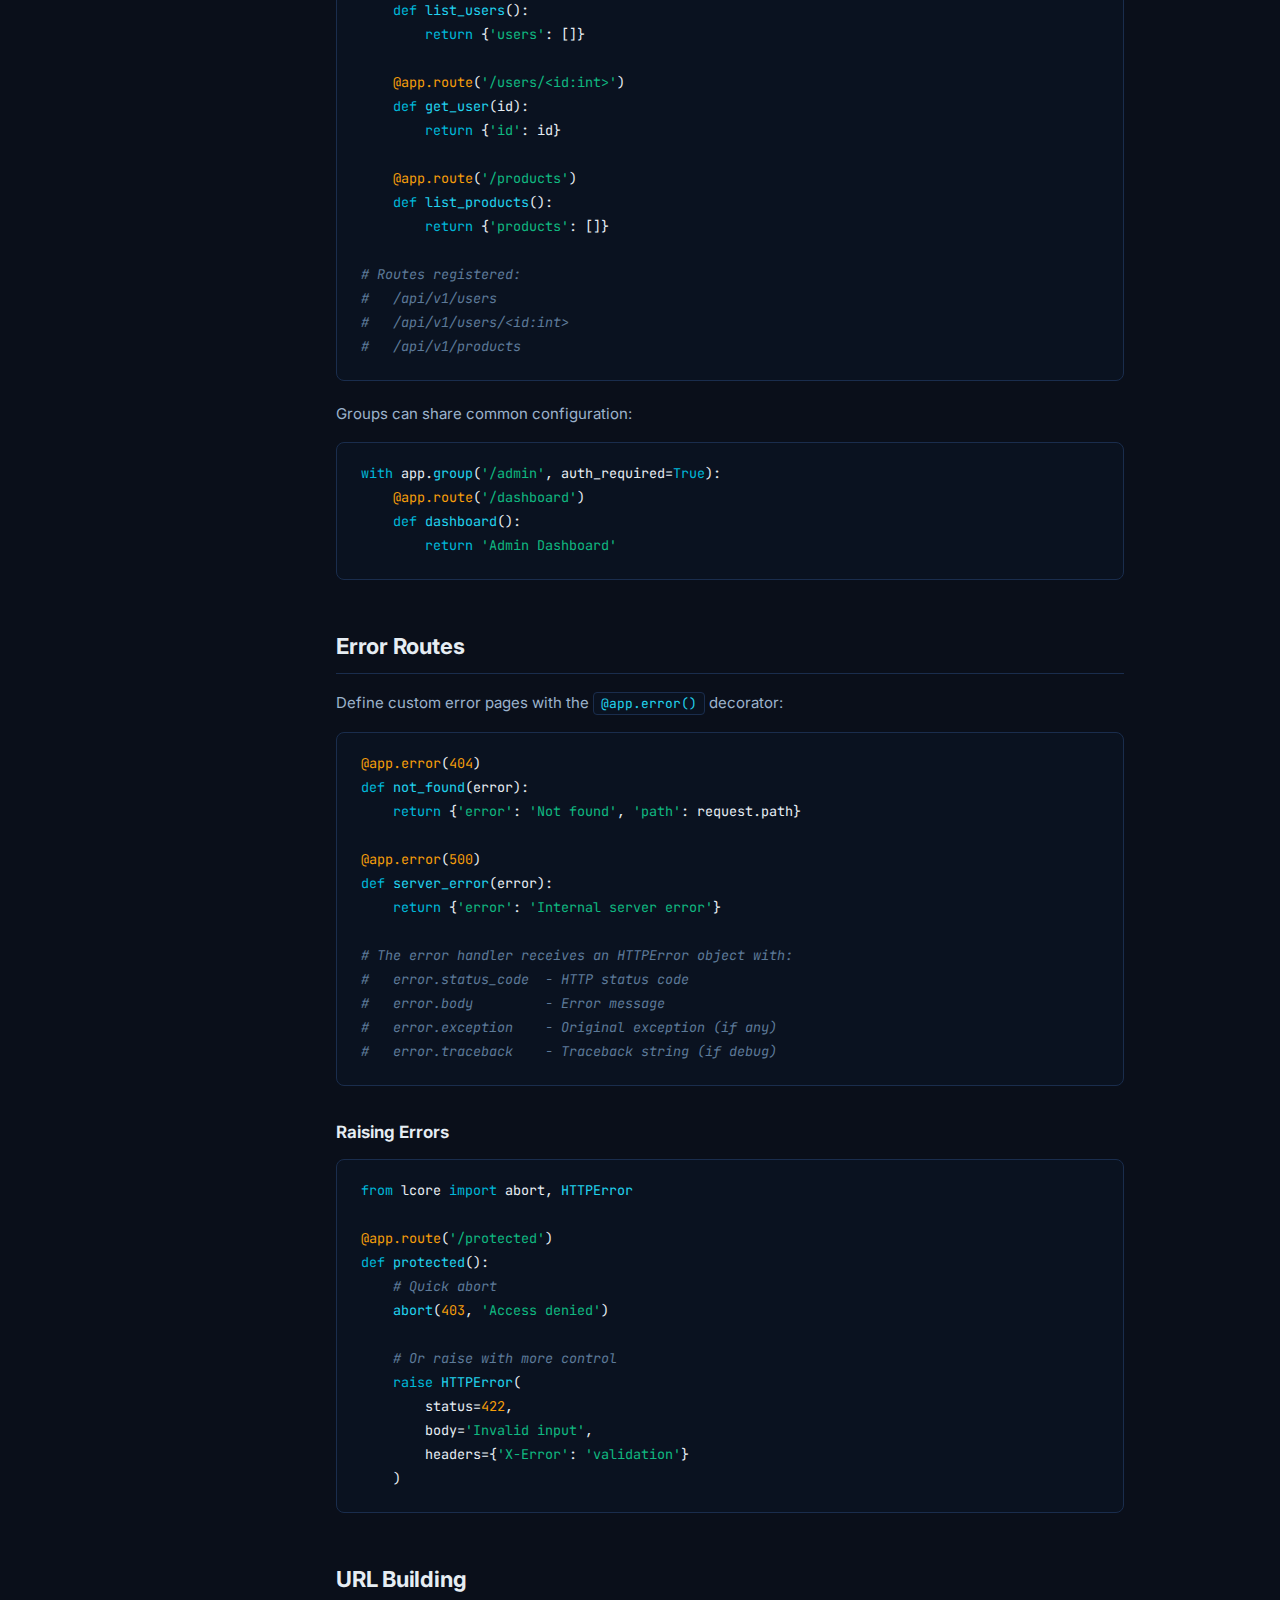
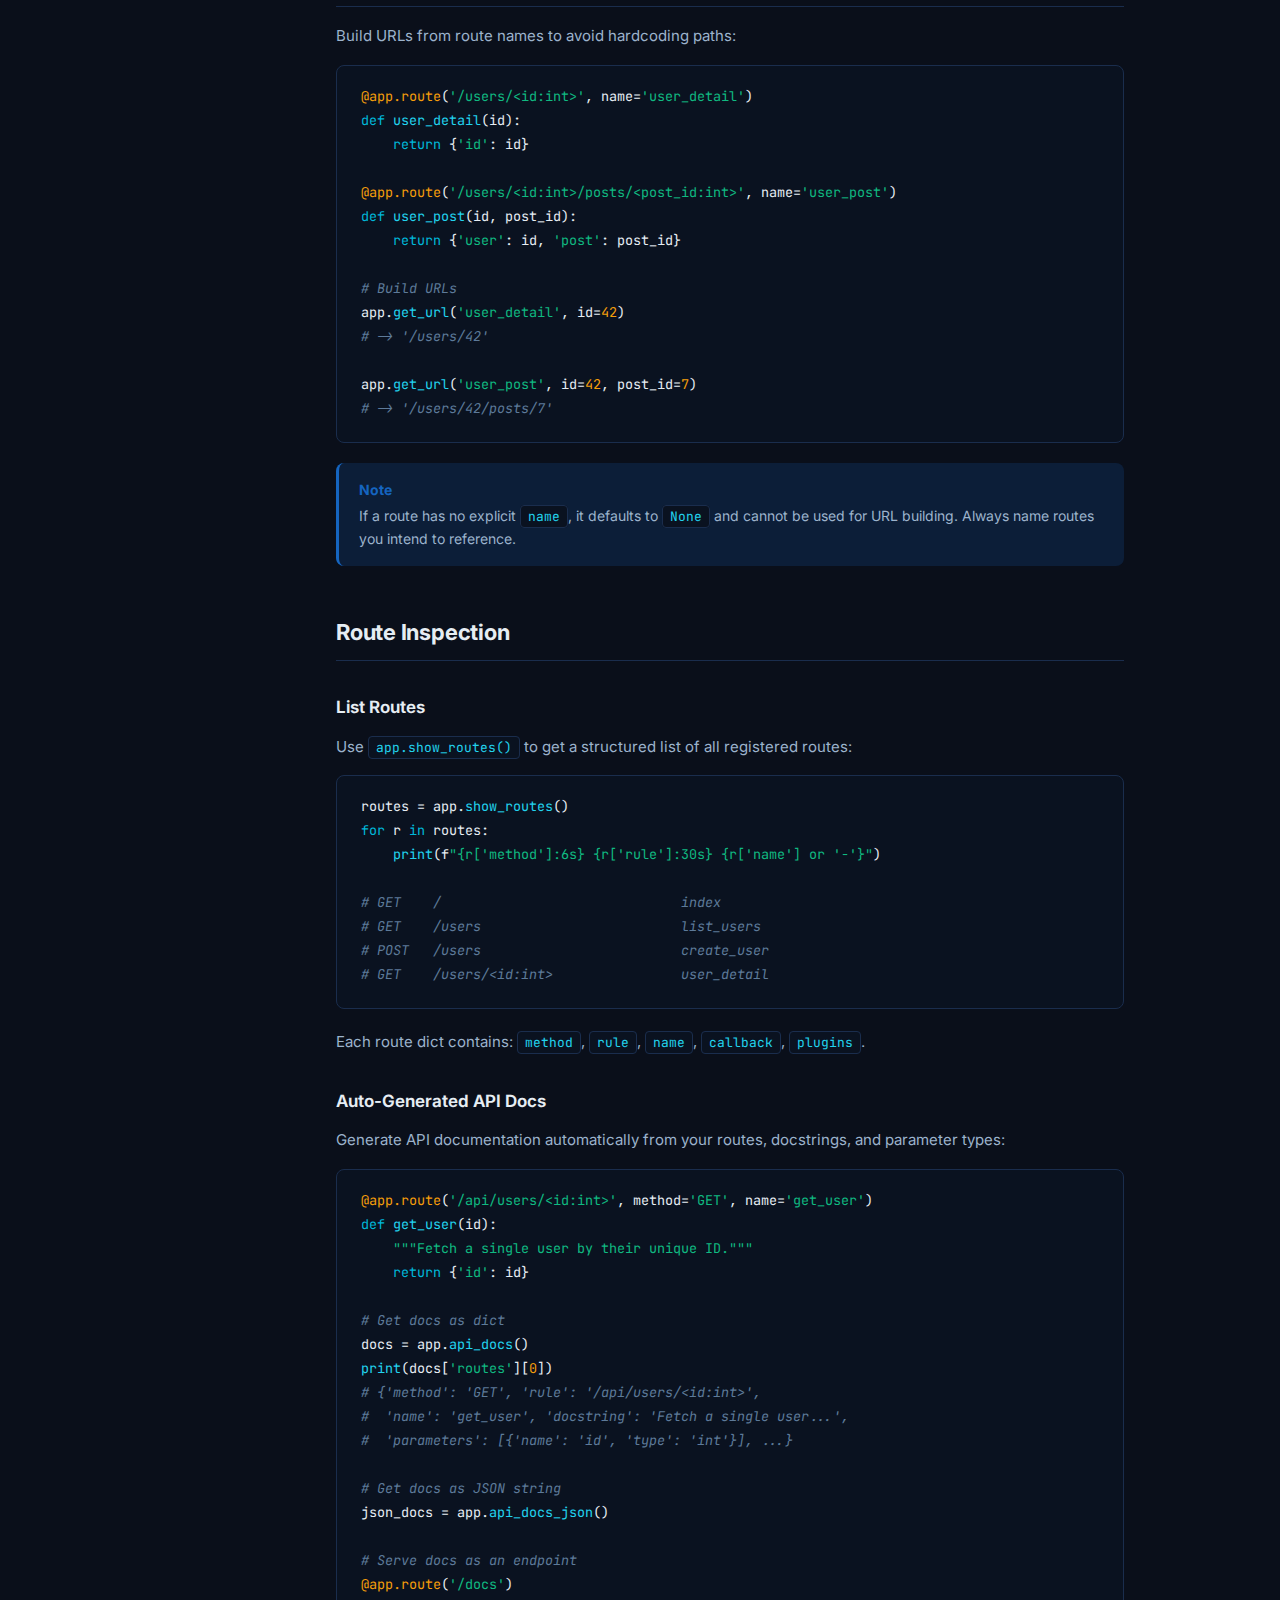
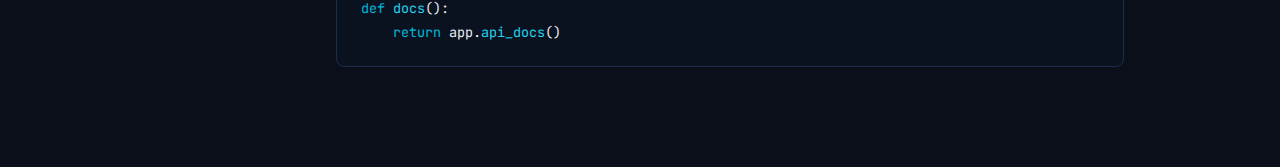
<file: docs/routing.html>
<!DOCTYPE html>
<html lang="en">
<head>
  <meta charset="UTF-8">
  <meta name="viewport" content="width=device-width, initial-scale=1.0">
  <title>Routing - Lcore Documentation</title>
  <link rel="preconnect" href="https://fonts.googleapis.com">
  <link href="https://fonts.googleapis.com/css2?family=Inter:wght@400;450;500;600;700;800&family=JetBrains+Mono:wght@400;500;600;700&display=swap" rel="stylesheet">
  <link rel="stylesheet" href="assets/style.css">
  <link rel="shortcut icon" href="lcore.png" type="image/x-icon">
</head>
<body>
  <header class="site-header">
    <div class="header-inner">
      <a href="index.html" class="logo"><img src="lcore.png" alt="Lcore" class="logo-icon"> Lcore</a>
      <nav class="header-nav">
        <a href="getting-started.html">Guide</a>
        <a href="routing.html">Routing</a>
        <a href="request-response.html">Request/Response</a>
        <a href="middleware.html">Middleware</a>
        <a href="plugins.html">Plugins</a>
        <a href="advanced.html">Advanced</a>
        <a href="api-reference.html">API</a>
        <a href="real-world-example.html">Example</a>
        <a href="https://play-lcore.lusansapkota.com.np/#code-playground">Playground</a>
      </nav>
      <div class="header-right">
        <span class="version-badge">v0.0.3</span>
        <a href="https://github.com/Lusan-sapkota/lcore" class="github-link">
          <svg width="16" height="16" viewBox="0 0 16 16" fill="currentColor"><path d="M8 0C3.58 0 0 3.58 0 8c0 3.54 2.29 6.53 5.47 7.59.4.07.55-.17.55-.38 0-.19-.01-.82-.01-1.49-2.01.37-2.53-.49-2.69-.94-.09-.23-.48-.94-.82-1.13-.28-.15-.68-.52-.01-.53.63-.01 1.08.58 1.23.82.72 1.21 1.87.87 2.33.66.07-.52.28-.87.51-1.07-1.78-.2-3.64-.89-3.64-3.95 0-.87.31-1.59.82-2.15-.08-.2-.36-1.02.08-2.12 0 0 .67-.21 2.2.82.64-.18 1.32-.27 2-.27.68 0 1.36.09 2 .27 1.53-1.04 2.2-.82 2.2-.82.44 1.1.16 1.92.08 2.12.51.56.82 1.27.82 2.15 0 3.07-1.87 3.75-3.65 3.95.29.25.54.73.54 1.48 0 1.07-.01 1.93-.01 2.2 0 .21.15.46.55.38A8.013 8.013 0 0016 8c0-4.42-3.58-8-8-8z"/></svg>
          GitHub
        </a>
        <button class="menu-toggle">&#9776;</button>
      </div>
    </div>
  </header>

  <div class="doc-layout">
    <aside class="sidebar">
      <div class="sidebar-section">
        <div class="sidebar-title">Getting Started</div>
        <a href="getting-started.html#installation" class="sidebar-link">Installation</a>
        <a href="getting-started.html#first-app" class="sidebar-link">Your First App</a>
        <a href="getting-started.html#concepts" class="sidebar-link">Core Concepts</a>
        <a href="getting-started.html#configuration" class="sidebar-link">Configuration</a>
        <a href="getting-started.html#running" class="sidebar-link">Running Your App</a>
      </div>
      <div class="sidebar-section">
        <div class="sidebar-title">Core</div>
        <a href="routing.html" class="sidebar-link">Routing</a>
        <a href="routing.html#basic-routing" class="sidebar-link sub">Basic Routing</a>
        <a href="routing.html#http-methods" class="sidebar-link sub">HTTP Methods</a>
        <a href="routing.html#dynamic-routes" class="sidebar-link sub">Dynamic Routes</a>
        <a href="routing.html#async-routes" class="sidebar-link sub">Async Routes</a>
        <a href="routing.html#route-filters" class="sidebar-link sub">Route Filters</a>
        <a href="routing.html#route-groups" class="sidebar-link sub">Route Groups</a>
        <a href="routing.html#error-routes" class="sidebar-link sub">Error Routes</a>
        <a href="routing.html#url-building" class="sidebar-link sub">URL Building</a>
        <a href="routing.html#route-inspection" class="sidebar-link sub">Route Inspection</a>
        <a href="request-response.html" class="sidebar-link">Request &amp; Response</a>
        <a href="middleware.html" class="sidebar-link">Middleware</a>
        <a href="plugins.html" class="sidebar-link">Plugins</a>
      </div>
      <div class="sidebar-section">
        <div class="sidebar-title">Advanced</div>
        <a href="advanced.html#dependency-injection" class="sidebar-link">Dependency Injection</a>
        <a href="advanced.html#mounting" class="sidebar-link">Module Mounting</a>
        <a href="advanced.html#templates" class="sidebar-link">Templates</a>
        <a href="advanced.html#security" class="sidebar-link">Security</a>
        <a href="advanced.html#production" class="sidebar-link">Production</a>
      </div>
      <div class="sidebar-section">
        <div class="sidebar-title">Reference</div>
        <a href="api-reference.html" class="sidebar-link">API Reference</a>
      </div>
    </aside>

    <main class="content">
      <h1>Routing</h1>
      <p class="page-desc">Map URLs to handler functions using expressive route patterns with typed parameters, wildcards, and regex filters.</p>

      <!-- Basic Routing -->
      <h2 id="basic-routing">Basic Routing</h2>

      <p>Routes map URL patterns to Python functions. Use the <code>@app.route()</code> decorator to register a handler:</p>

      <pre><code>from lcore import Lcore

app = Lcore()

@app.route('/')
def index():
    return 'Welcome home'

@app.route('/about')
def about():
    return 'About page'</code></pre>

      <h3>Return Types</h3>
      <p>Handlers can return various types, and Lcore handles them automatically:</p>
      <table>
        <thead><tr><th>Return Type</th><th>Behavior</th></tr></thead>
        <tbody>
          <tr><td><code>str</code></td><td>Sent as <code>text/html</code> response</td></tr>
          <tr><td><code>bytes</code></td><td>Sent as raw bytes</td></tr>
          <tr><td><code>dict</code> / <code>list</code></td><td>Serialized as JSON with <code>application/json</code> Content-Type</td></tr>
          <tr><td><code>HTTPResponse</code></td><td>Sent as-is with custom status/headers</td></tr>
          <tr><td>File-like object</td><td>Streamed to client</td></tr>
          <tr><td><code>None</code></td><td>Empty 200 response</td></tr>
        </tbody>
      </table>

      <h3>Named Routes</h3>
      <pre><code>@app.route('/users/&lt;id:int&gt;', name='user_detail')
def user_detail(id):
    return {'id': id}

# Build URL from name
url = app.get_url('user_detail', id=42)
# -&gt; '/users/42'</code></pre>

      <!-- HTTP Methods -->
      <h2 id="http-methods">HTTP Methods</h2>

      <p>By default, routes respond to <code>GET</code> requests. Specify other methods with the <code>method</code> parameter:</p>

      <pre><code>@app.route('/items', method='POST')
def create_item():
    return {'created': True}

# Multiple methods on one route
@app.route('/items/&lt;id:int&gt;', method=['GET', 'PUT', 'DELETE'])
def item(id):
    if request.method == 'GET':
        return get_item(id)
    elif request.method == 'PUT':
        return update_item(id)
    elif request.method == 'DELETE':
        return delete_item(id)</code></pre>

      <h3>Shorthand Decorators</h3>
      <table>
        <thead><tr><th>Decorator</th><th>Method</th><th>Example</th></tr></thead>
        <tbody>
          <tr><td><code>@app.get(path)</code></td><td><span class="method get">GET</span></td><td>Retrieve resources</td></tr>
          <tr><td><code>@app.post(path)</code></td><td><span class="method post">POST</span></td><td>Create resources</td></tr>
          <tr><td><code>@app.put(path)</code></td><td><span class="method put">PUT</span></td><td>Replace resources</td></tr>
          <tr><td><code>@app.delete(path)</code></td><td><span class="method delete">DELETE</span></td><td>Remove resources</td></tr>
          <tr><td><code>@app.patch(path)</code></td><td><span class="method patch">PATCH</span></td><td>Partial updates</td></tr>
        </tbody>
      </table>

      <pre><code>@app.get('/users')
def list_users():
    return {'users': []}

@app.post('/users')
def create_user():
    data = request.json
    return {'id': 1, **data}

@app.put('/users/&lt;id:int&gt;')
def replace_user(id):
    return {'id': id, 'replaced': True}

@app.delete('/users/&lt;id:int&gt;')
def remove_user(id):
    return {'deleted': True}</code></pre>

      <div class="info-box tip">
        <strong>Tip</strong>
        <p><code>HEAD</code> requests are automatically handled for any <code>GET</code> route. The response body is stripped, but headers (including <code>Content-Length</code>) are preserved.</p>
      </div>

      <p>If a URL matches a route but not the HTTP method, Lcore returns <strong>405 Method Not Allowed</strong> with an <code>Allow</code> header listing valid methods.</p>

      <!-- Dynamic Routes -->
      <h2 id="dynamic-routes">Dynamic Routes</h2>

      <p>Capture URL segments as parameters using angle brackets. Parameters are passed as keyword arguments to your handler:</p>

      <pre><code>@app.route('/hello/&lt;name&gt;')
def hello(name):
    return f'Hello, {name}!'

# GET /hello/Alice -&gt; "Hello, Alice!"</code></pre>

      <h3>Typed Parameters</h3>
      <p>Add a filter to constrain and convert parameter types:</p>

      <table>
        <thead><tr><th>Filter</th><th>Pattern</th><th>Python Type</th><th>Description</th></tr></thead>
        <tbody>
          <tr><td><code>&lt;name&gt;</code></td><td><code>[^/]+</code></td><td><code>str</code></td><td>Matches one path segment (default)</td></tr>
          <tr><td><code>&lt;name:int&gt;</code></td><td><code>\d+</code></td><td><code>int</code></td><td>Matches digits, converts to integer</td></tr>
          <tr><td><code>&lt;name:float&gt;</code></td><td><code>\d+\.\d+</code></td><td><code>float</code></td><td>Matches decimal numbers</td></tr>
          <tr><td><code>&lt;name:path&gt;</code></td><td><code>.+</code></td><td><code>str</code></td><td>Matches multiple segments (including <code>/</code>)</td></tr>
          <tr><td><code>&lt;name:re:pattern&gt;</code></td><td>Custom regex</td><td><code>str</code></td><td>Matches custom regex pattern</td></tr>
        </tbody>
      </table>

      <pre><code># Integer parameter
@app.route('/users/&lt;id:int&gt;')
def get_user(id):
    return {'id': id, 'type': type(id).__name__}
# GET /users/42 -&gt; {"id": 42, "type": "int"}
# GET /users/abc -&gt; 404

# Float parameter
@app.route('/coords/&lt;lat:float&gt;/&lt;lon:float&gt;')
def location(lat, lon):
    return {'lat': lat, 'lon': lon}

# Path parameter (matches slashes)
@app.route('/files/&lt;filepath:path&gt;')
def serve_file(filepath):
    return static_file(filepath, root='./public')
# GET /files/docs/guide/intro.pdf -&gt; serves the file

# Regex parameter
@app.route('/api/v&lt;version:re:[0-9]+&gt;/status')
def api_status(version):
    return {'api_version': version}

# Multiple parameters
@app.route('/&lt;year:int&gt;/&lt;month:int&gt;/&lt;slug&gt;')
def article(year, month, slug):
    return {'year': year, 'month': month, 'slug': slug}</code></pre>

      <!-- Async Routes -->
      <h2 id="async-routes">Async Routes</h2>

      <div class="info-box danger">
        <strong>Critical: Async Handlers Block the Worker Thread</strong>
        <p>
          Lcore is a <strong>synchronous WSGI framework</strong>. WSGI (PEP 3333) is a synchronous
          protocol by design. Each request occupies exactly one OS thread from start to finish.
          This is <em>not</em> a flaw in Lcore; it is a hard constraint of the WSGI specification itself.
        </p>
        <p style="margin-top:8px">When you write an <code>async def</code> handler, Lcore accepts it and
          executes it by calling <code>asyncio.run()</code> inside a dedicated thread, which
          <strong>blocks that thread</strong> until the coroutine finishes. Consequences:</p>
        <ul style="margin:8px 0 0 18px;line-height:1.8">
          <li><strong>No concurrency benefit.</strong> <code>await asyncio.sleep(1)</code> blocks the
            worker thread for 1 second, identical to <code>time.sleep(1)</code>. Under gunicorn
            with 4 threads, 4 concurrent async handlers bring the server to a halt.</li>
          <li><strong>No persistent event loop.</strong> Each handler invocation gets a brand-new
            event loop that is destroyed on return. Loop-bound libraries such as
            <code>httpx</code>, <code>aiohttp</code>, <code>asyncpg</code>, <code>motor</code>,
            <code>redis.asyncio</code>, and <code>tortoise-orm</code>
            <strong>will not work correctly</strong> inside Lcore async handlers because they
            require a single long-lived event loop and connection pools that persist across calls.</li>
          <li><strong>Higher overhead.</strong> Every async route invocation spawns a new thread
            and a new event loop, adding roughly 0.5 to 2 ms per request versus a plain sync handler.</li>
        </ul>
        <p style="margin-top:10px">
          Lcore will emit a <code>UserWarning</code> at startup for every <code>async def</code> route
          you register, so you are always informed.
        </p>
      </div>

      <h3>When async def is acceptable in Lcore</h3>
      <p>There is one scenario where using <code>async def</code> in Lcore is harmless: calling an
        async helper that is <strong>pure CPU work wrapped in a coroutine</strong> with no I/O and no
        loop-bound state. In practice this is rare. For everything else, prefer sync equivalents.</p>

      <pre><code>import asyncio
from lcore import Lcore

app = Lcore()  # Lcore will emit a UserWarning for each async route below

# OK: works, but provides NO concurrency advantage.
# The worker thread is blocked for the duration of the coroutine.
@app.route('/ok-simple')
async def simple():
    # Fine: fast pure-Python computation inside a coroutine.
    return {'result': sum(range(1000))}

# INCORRECT: asyncio.gather() does run both coroutines, but the entire
# gather() blocks the worker thread until both complete. No parallelism.
@app.route('/broken-parallel')
async def broken_parallel():
    # Not concurrent in a WSGI context. Both still run sequentially
    # from the perspective of the OS thread scheduler.
    users, products = await asyncio.gather(fetch_users(), fetch_products())
    return {'users': users, 'products': products}

# INCORRECT: async libraries that require a persistent event loop will
# fail or silently misbehave because each request gets a brand-new loop.
# import httpx
# import asyncpg
# async def broken_db():
#     conn = await asyncpg.connect(...)  # new loop every call, pool unusable
#     ...

# CORRECT: write synchronous handlers.
# Use requests, psycopg2, redis-py, etc.
@app.route('/correct')
def sync_handler():
    # Fast, no overhead, works correctly with every WSGI server.
    return {'type': 'sync'}</code></pre>

      <div class="info-box tip">
        <strong>Coming Soon: <code>lcore-asgi</code></strong>
        <p>A companion library, <strong><code>lcore-asgi</code></strong>, is currently in development.
          It will bring full ASGI support to the Lcore ecosystem, including:</p>
        <ul style="margin:6px 0 0 18px;line-height:1.8">
          <li><strong>WebSockets</strong> - bidirectional real-time connections</li>
          <li><strong>True async concurrency</strong> - non-blocking I/O with a persistent event loop</li>
          <li><strong>Async-native libraries</strong> - full compatibility with <code>httpx</code>, <code>asyncpg</code>, <code>aiohttp</code>, <code>motor</code>, and others</li>
          <li><strong>HTTP/2 and Server-Sent Events</strong></li>
          <li><strong>Familiar Lcore API</strong> - same routing, middleware, and plugin model you already know</li>
        </ul>
        <p style="margin-top:8px">Until <code>lcore-asgi</code> is released, async workloads should use a dedicated ASGI framework (see below).</p>
      </div>

      <div class="info-box warning">
        <strong>Need genuine async concurrency right now?</strong>
        <p>If your use case requires concurrent async I/O such as WebSockets, many simultaneous
          outbound HTTP calls, streaming, or async database drivers, use an
          <strong>ASGI framework</strong> in the meantime. Lcore does not currently provide an ASGI interface.</p>
        <ul style="margin:6px 0 0 18px;line-height:1.8">
          <li><strong>FastAPI</strong> - async-first, automatic OpenAPI, Pydantic validation</li>
          <li><strong>Starlette</strong> - lightweight ASGI toolkit, full async support</li>
          <li><strong>Quart</strong> - Flask-compatible async WSGI/ASGI hybrid</li>
        </ul>
      </div>

      <h3>Async Middleware</h3>
      <p>Middleware can also be async:</p>
      <pre><code>from lcore import Middleware

class AsyncTimingMiddleware(Middleware):
    name = 'async_timing'
    order = 2

    async def __call__(self, ctx, next_handler):
        import time
        start = time.time()
        result = next_handler(ctx)
        duration = time.time() - start
        ctx.response.set_header('X-Time', f'{duration:.4f}s')
        return result</code></pre>

      <!-- Route Filters -->
      <h2 id="route-filters">Route Filters</h2>

      <p>Create custom route filters for reusable parameter validation and conversion:</p>

      <pre><code># Custom UUID filter
import re

app.add_route_filter(
    'uuid',
    r'[0-9a-f]{8}-[0-9a-f]{4}-[0-9a-f]{4}-[0-9a-f]{4}-[0-9a-f]{12}',
    to_python=lambda val: val,
    to_url=lambda val: str(val)
)

@app.route('/items/&lt;item_id:uuid&gt;')
def get_item(item_id):
    return {'item_id': item_id}
# GET /items/550e8400-e29b-41d4-a716-446655440000 -&gt; matches
# GET /items/invalid -&gt; 404</code></pre>

      <p>The <code>add_route_filter</code> method accepts:</p>
      <table class="params-table">
        <thead><tr><th>Parameter</th><th>Type</th><th>Description</th></tr></thead>
        <tbody>
          <tr><td><code>name</code></td><td><code>str</code></td><td>Filter name used in route patterns</td></tr>
          <tr><td><code>pattern</code></td><td><code>str</code></td><td>Regex pattern to match</td></tr>
          <tr><td><code>to_python</code></td><td><code>callable</code></td><td>Convert matched string to Python type</td></tr>
          <tr><td><code>to_url</code></td><td><code>callable</code></td><td>Convert Python value back to URL string</td></tr>
        </tbody>
      </table>

      <!-- Route Groups -->
      <h2 id="route-groups">Route Groups</h2>

      <p>Group routes under a common prefix using the <code>app.group()</code> context manager:</p>

      <pre><code>with app.group('/api/v1'):
    @app.route('/users')
    def list_users():
        return {'users': []}

    @app.route('/users/&lt;id:int&gt;')
    def get_user(id):
        return {'id': id}

    @app.route('/products')
    def list_products():
        return {'products': []}

# Routes registered:
#   /api/v1/users
#   /api/v1/users/&lt;id:int&gt;
#   /api/v1/products</code></pre>

      <p>Groups can share common configuration:</p>
      <pre><code>with app.group('/admin', auth_required=True):
    @app.route('/dashboard')
    def dashboard():
        return 'Admin Dashboard'</code></pre>

      <!-- Error Routes -->
      <h2 id="error-routes">Error Routes</h2>

      <p>Define custom error pages with the <code>@app.error()</code> decorator:</p>

      <pre><code>@app.error(404)
def not_found(error):
    return {'error': 'Not found', 'path': request.path}

@app.error(500)
def server_error(error):
    return {'error': 'Internal server error'}

# The error handler receives an HTTPError object with:
#   error.status_code  - HTTP status code
#   error.body         - Error message
#   error.exception    - Original exception (if any)
#   error.traceback    - Traceback string (if debug)</code></pre>

      <h3>Raising Errors</h3>
      <pre><code>from lcore import abort, HTTPError

@app.route('/protected')
def protected():
    # Quick abort
    abort(403, 'Access denied')

    # Or raise with more control
    raise HTTPError(
        status=422,
        body='Invalid input',
        headers={'X-Error': 'validation'}
    )</code></pre>

      <!-- URL Building -->
      <h2 id="url-building">URL Building</h2>

      <p>Build URLs from route names to avoid hardcoding paths:</p>

      <pre><code>@app.route('/users/&lt;id:int&gt;', name='user_detail')
def user_detail(id):
    return {'id': id}

@app.route('/users/&lt;id:int&gt;/posts/&lt;post_id:int&gt;', name='user_post')
def user_post(id, post_id):
    return {'user': id, 'post': post_id}

# Build URLs
app.get_url('user_detail', id=42)
# -&gt; '/users/42'

app.get_url('user_post', id=42, post_id=7)
# -&gt; '/users/42/posts/7'</code></pre>

      <div class="info-box note">
        <strong>Note</strong>
        <p>If a route has no explicit <code>name</code>, it defaults to <code>None</code> and cannot be used for URL building. Always name routes you intend to reference.</p>
      </div>

      <!-- Route Inspection -->
      <h2 id="route-inspection">Route Inspection</h2>

      <h3>List Routes</h3>
      <p>Use <code>app.show_routes()</code> to get a structured list of all registered routes:</p>
      <pre><code>routes = app.show_routes()
for r in routes:
    print(f"{r['method']:6s} {r['rule']:30s} {r['name'] or '-'}")

# GET    /                              index
# GET    /users                         list_users
# POST   /users                         create_user
# GET    /users/&lt;id:int&gt;                user_detail</code></pre>

      <p>Each route dict contains: <code>method</code>, <code>rule</code>, <code>name</code>, <code>callback</code>, <code>plugins</code>.</p>

      <h3>Auto-Generated API Docs</h3>
      <p>Generate API documentation automatically from your routes, docstrings, and parameter types:</p>

      <pre><code>@app.route('/api/users/&lt;id:int&gt;', method='GET', name='get_user')
def get_user(id):
    """Fetch a single user by their unique ID."""
    return {'id': id}

# Get docs as dict
docs = app.api_docs()
print(docs['routes'][0])
# {'method': 'GET', 'rule': '/api/users/&lt;id:int&gt;',
#  'name': 'get_user', 'docstring': 'Fetch a single user...',
#  'parameters': [{'name': 'id', 'type': 'int'}], ...}

# Get docs as JSON string
json_docs = app.api_docs_json()

# Serve docs as an endpoint
@app.route('/docs')
def docs():
    return app.api_docs()</code></pre>

    </main>
  </div>

  <script src="assets/script.js"></script>
</body>
</html>
</file>
<file: docs/assets/style.css>
:root {
  --bg: #0A0F1A;
  --bg-card: #0f1a2e;
  --bg-code: #0a1220;
  --bg-hover: #132240;
  --bg-sidebar: #0c1425;
  --border: #1a2d4d;
  --border-hover: #264170;
  --text: #E6EDF3;
  --text-muted: #9cb3cc;
  --text-dim: #5d7a99;
  --accent: #1565C0;
  --accent-hover: #00B8D9;
  --accent-dim: rgba(21, 101, 192, 0.18);
  --green: #10b981;
  --green-dim: rgba(16, 185, 129, 0.15);
  --orange: #f59e0b;
  --orange-dim: rgba(245, 158, 11, 0.15);
  --red: #ef4444;
  --red-dim: rgba(239, 68, 68, 0.15);
  --purple: #0F3D6B;
  --purple-dim: rgba(15, 61, 107, 0.25);
  --cyan: #22D3EE;
  --cyan-dim: rgba(34, 211, 238, 0.15);
  --font-sans: 'Inter', -apple-system, BlinkMacSystemFont, 'Segoe UI', sans-serif;
  --font-mono: 'JetBrains Mono', 'Fira Code', 'Cascadia Code', monospace;
  --radius: 8px;
  --radius-lg: 12px;
  --shadow: 0 1px 3px rgba(0,0,0,0.3), 0 1px 2px rgba(0,0,0,0.2);
  --shadow-lg: 0 10px 15px -3px rgba(0,0,0,0.4), 0 4px 6px -2px rgba(0,0,0,0.2);
  --sidebar-width: 280px;
  --header-height: 64px;
}

*, *::before, *::after { box-sizing: border-box; margin: 0; padding: 0; }

html { scroll-behavior: smooth; scroll-padding-top: calc(var(--header-height) + 24px); }

body {
  font-family: var(--font-sans);
  background: var(--bg);
  color: var(--text);
  line-height: 1.7;
  font-size: 15px;
  -webkit-font-smoothing: antialiased;
}

a { color: var(--accent); text-decoration: none; transition: color 0.2s; }
a:hover { color: var(--accent-hover); }

/* ─── Header ─── */
.site-header {
  position: fixed;
  top: 0;
  left: 0;
  right: 0;
  height: var(--header-height);
  background: rgba(10, 14, 23, 0.85);
  -webkit-backdrop-filter: blur(16px);
  backdrop-filter: blur(16px);
  border-bottom: 1px solid var(--border);
  z-index: 100;
  display: flex;
  align-items: center;
  padding: 0 24px;
}

.header-inner {
  display: flex;
  align-items: center;
  justify-content: space-between;
  width: 100%;
  max-width: 1600px;
  margin: 0 auto;
}

.logo {
  display: flex;
  align-items: center;
  gap: 10px;
  font-size: 20px;
  font-weight: 700;
  color: var(--text);
}

.logo-icon {
  width: 32px;
  height: 32px;
  border-radius: 8px;
  object-fit: contain;
}

.logo span { color: var(--accent); }

.header-nav { display: flex; gap: 4px; align-items: center; }

.header-nav a {
  color: var(--text-muted);
  padding: 6px 14px;
  border-radius: 6px;
  font-size: 14px;
  font-weight: 500;
  transition: all 0.2s;
}

.header-nav a:hover { color: var(--text); background: var(--bg-hover); }
.header-nav a.active { color: #00B8D9; background: rgba(0, 184, 217, 0.12); }

.header-right { display: flex; align-items: center; gap: 12px; }

.version-badge {
  font-size: 12px;
  padding: 4px 10px;
  border-radius: 20px;
  background: var(--green-dim);
  color: var(--green);
  font-weight: 600;
  font-family: var(--font-mono);
}

.github-link {
  display: flex;
  align-items: center;
  gap: 6px;
  color: var(--text-muted);
  font-size: 14px;
  padding: 6px 12px;
  border-radius: 6px;
  border: 1px solid var(--border);
  transition: all 0.2s;
}

.github-link:hover { color: var(--text); border-color: var(--border-hover); background: var(--bg-hover); }

.menu-toggle {
  display: none;
  background: none;
  border: 1px solid var(--border);
  color: var(--text);
  padding: 6px 10px;
  border-radius: 6px;
  cursor: pointer;
  font-size: 18px;
}

/* ─── Layout ─── */
.doc-layout {
  display: flex;
  margin-top: var(--header-height);
  min-height: calc(100vh - var(--header-height));
}

/* ─── Sidebar ─── */
.sidebar {
  position: fixed;
  top: var(--header-height);
  left: 0;
  bottom: 0;
  width: var(--sidebar-width);
  background: var(--bg-sidebar);
  border-right: 1px solid var(--border);
  overflow-y: auto;
  padding: 20px 0;
  z-index: 50;
}

.sidebar::-webkit-scrollbar { width: 4px; }
.sidebar::-webkit-scrollbar-track { background: transparent; }
.sidebar::-webkit-scrollbar-thumb { background: var(--border); border-radius: 4px; }

.sidebar-section { margin-bottom: 8px; }

.sidebar-title {
  font-size: 11px;
  font-weight: 700;
  text-transform: uppercase;
  letter-spacing: 0.08em;
  color: var(--text-dim);
  padding: 8px 24px 4px;
}

.sidebar-link {
  display: block;
  padding: 6px 24px 6px 28px;
  color: var(--text-muted);
  font-size: 13.5px;
  font-weight: 450;
  transition: all 0.15s;
  border-left: 2px solid transparent;
}

.sidebar-link:hover { color: var(--text); background: var(--bg-hover); }
.sidebar-link.active { color: #00B8D9; border-left-color: #00B8D9; background: rgba(0, 184, 217, 0.1); }

.sidebar-link.sub {
  padding-left: 40px;
  font-size: 13px;
  color: var(--text-dim);
}

.sidebar-link.sub:hover { color: var(--text-muted); }

/* ─── Content ─── */
.content {
  margin-left: var(--sidebar-width);
  flex: 1;
  min-width: 0;
  max-width: 900px;
  padding: 40px 56px 80px;
}

.content h1 {
  font-size: 32px;
  font-weight: 800;
  line-height: 1.2;
  margin-bottom: 8px;
  letter-spacing: -0.02em;
}

.content h2 {
  font-size: 22px;
  font-weight: 700;
  margin-top: 48px;
  margin-bottom: 16px;
  padding-bottom: 8px;
  border-bottom: 1px solid var(--border);
  letter-spacing: -0.01em;
}

.content h3 {
  font-size: 17px;
  font-weight: 650;
  margin-top: 32px;
  margin-bottom: 12px;
  color: var(--text);
}

.content h4 {
  font-size: 15px;
  font-weight: 600;
  margin-top: 24px;
  margin-bottom: 8px;
  color: var(--text-muted);
}

.content p { margin-bottom: 16px; color: var(--text-muted); }
.content p strong { color: var(--text); font-weight: 600; }

.page-desc {
  font-size: 17px;
  color: var(--text-dim);
  margin-bottom: 32px;
  line-height: 1.6;
}

.content ul, .content ol { margin-bottom: 16px; padding-left: 24px; color: var(--text-muted); }
.content li { margin-bottom: 6px; }
.content li code { font-size: 13px; }

/* ─── Code Blocks ─── */
code {
  font-family: var(--font-mono);
  font-size: 13px;
}

:not(pre) > code {
  background: var(--bg-code);
  border: 1px solid var(--border);
  padding: 2px 7px;
  border-radius: 4px;
  color: var(--cyan);
  font-size: 13px;
}

pre {
  background: var(--bg-code);
  border: 1px solid var(--border);
  border-radius: var(--radius);
  padding: 20px 24px;
  overflow-x: auto;
  margin-bottom: 20px;
  line-height: 1.6;
  position: relative;
}

pre code {
  background: none;
  border: none;
  padding: 0;
  color: var(--text);
  font-size: 13.5px;
}

pre .comment { color: var(--text-dim); font-style: italic; }
pre .keyword { color: #00B8D9; }
pre .string { color: var(--green); }
pre .decorator { color: var(--orange); }
pre .function { color: #22D3EE; }
pre .number { color: var(--orange); }
pre .builtin { color: #22D3EE; }

.code-label {
  position: absolute;
  top: 8px;
  right: 12px;
  font-size: 11px;
  color: var(--text-dim);
  font-family: var(--font-mono);
  text-transform: uppercase;
  letter-spacing: 0.05em;
}

/* ─── Tables ─── */
table {
  width: 100%;
  border-collapse: collapse;
  margin-bottom: 24px;
  font-size: 14px;
}

thead th {
  text-align: left;
  font-weight: 600;
  color: var(--text);
  padding: 10px 16px;
  border-bottom: 2px solid var(--border);
  font-size: 13px;
  text-transform: uppercase;
  letter-spacing: 0.04em;
}

tbody td {
  padding: 10px 16px;
  border-bottom: 1px solid var(--border);
  color: var(--text-muted);
  vertical-align: top;
}

tbody tr:hover { background: var(--bg-hover); }

td code {
  font-size: 12.5px;
  white-space: nowrap;
}

/* ─── Cards ─── */
.card-grid {
  display: grid;
  grid-template-columns: repeat(auto-fill, minmax(260px, 1fr));
  gap: 16px;
  margin-bottom: 32px;
}

.card {
  background: var(--bg-card);
  border: 1px solid var(--border);
  border-radius: var(--radius-lg);
  padding: 24px;
  transition: all 0.2s;
}

.card:hover { border-color: var(--border-hover); transform: translateY(-1px); box-shadow: var(--shadow-lg); }

.card-icon {
  width: 40px;
  height: 40px;
  border-radius: 10px;
  display: flex;
  align-items: center;
  justify-content: center;
  font-size: 20px;
  margin-bottom: 14px;
}

.card h3 { font-size: 16px; margin-top: 0; margin-bottom: 8px; color: var(--text); }
.card p { font-size: 13.5px; color: var(--text-dim); margin-bottom: 0; line-height: 1.5; }

/* ─── Info Boxes ─── */
.info-box {
  border-radius: var(--radius);
  padding: 16px 20px;
  margin-bottom: 20px;
  font-size: 14px;
  line-height: 1.6;
  border-left: 3px solid;
}

.info-box p { margin-bottom: 0; }

.info-box.tip { background: var(--green-dim); border-color: var(--green); color: var(--green); }
.info-box.warning { background: var(--orange-dim); border-color: var(--orange); color: var(--orange); }
.info-box.danger { background: var(--red-dim); border-color: var(--red); color: var(--red); }
.info-box.note { background: var(--accent-dim); border-color: var(--accent); color: var(--accent); }

.info-box > strong:first-child { display: block; margin-bottom: 4px; }
.info-box p strong { display: inline; }

/* ─── Method Badges ─── */
.method {
  display: inline-block;
  font-size: 11px;
  font-weight: 700;
  font-family: var(--font-mono);
  padding: 2px 8px;
  border-radius: 4px;
  text-transform: uppercase;
  letter-spacing: 0.03em;
}

.method.get { background: var(--green-dim); color: var(--green); }
.method.post { background: var(--accent-dim); color: var(--accent); }
.method.put { background: var(--orange-dim); color: var(--orange); }
.method.delete { background: var(--red-dim); color: var(--red); }
.method.patch { background: var(--purple-dim); color: var(--purple); }

/* ─── API Reference ─── */
.api-item {
  background: var(--bg-card);
  border: 1px solid var(--border);
  border-radius: var(--radius);
  margin-bottom: 16px;
  overflow: hidden;
}

.api-header {
  padding: 14px 20px;
  display: flex;
  align-items: center;
  gap: 10px;
  border-bottom: 1px solid var(--border);
  cursor: pointer;
  transition: background 0.15s;
}

.api-header:hover { background: var(--bg-hover); }

.api-badge {
  font-size: 10px;
  font-weight: 700;
  font-family: var(--font-mono);
  padding: 2px 8px;
  border-radius: 4px;
  text-transform: uppercase;
  letter-spacing: 0.05em;
  flex-shrink: 0;
}

.api-badge.class { background: rgba(0, 184, 217, 0.15); color: #00B8D9; }
.api-badge.method { background: var(--accent-dim); color: #22D3EE; }
.api-badge.func { background: var(--green-dim); color: var(--green); }
.api-badge.prop { background: var(--orange-dim); color: var(--orange); }
.api-badge.decorator { background: var(--cyan-dim); color: var(--cyan); }

.api-name {
  font-family: var(--font-mono);
  font-size: 14px;
  font-weight: 600;
  color: var(--text);
}

.api-sig {
  font-family: var(--font-mono);
  font-size: 12px;
  color: var(--text-dim);
  margin-left: auto;
}

.api-body {
  padding: 16px 20px;
  font-size: 14px;
  color: var(--text-muted);
}

.api-body p { margin-bottom: 8px; }

/* ─── Hero (Index) ─── */
.hero {
  text-align: center;
  padding: 80px 40px 60px;
  max-width: 800px;
  margin: 0 auto;
}

.hero h1 {
  font-size: 48px;
  font-weight: 800;
  letter-spacing: -0.03em;
  margin-bottom: 16px;
  background: linear-gradient(135deg, #E6EDF3 0%, #00B8D9 40%, #1565C0 70%, #0F3D6B 100%);
  -webkit-background-clip: text;
  -webkit-text-fill-color: transparent;
  background-clip: text;
  line-height: 1.15;
}

.hero .tagline {
  font-size: 20px;
  color: var(--text-dim);
  max-width: 560px;
  margin: 0 auto 32px;
  line-height: 1.5;
}

.hero-buttons { display: flex; justify-content: center; gap: 12px; flex-wrap: wrap; }

.btn {
  display: inline-flex;
  align-items: center;
  gap: 8px;
  padding: 12px 24px;
  border-radius: var(--radius);
  font-size: 15px;
  font-weight: 600;
  transition: all 0.2s;
  cursor: pointer;
  border: none;
}

.btn-primary {
  background: linear-gradient(135deg, #1565C0, #00B8D9);
  color: #fff;
}

.btn-primary:hover { background: linear-gradient(135deg, #00B8D9, #22D3EE); color: #fff; transform: translateY(-1px); }

.btn-secondary {
  background: var(--bg-card);
  color: var(--text);
  border: 1px solid var(--border);
}

.btn-secondary:hover { border-color: var(--border-hover); background: var(--bg-hover); color: var(--text); }

/* ─── Feature Grid ─── */
.features {
  max-width: 1000px;
  margin: 0 auto;
  padding: 0 40px 60px;
}

.features h2 {
  text-align: center;
  font-size: 28px;
  margin-bottom: 40px;
}

.feature-grid {
  display: grid;
  grid-template-columns: repeat(3, 1fr);
  gap: 20px;
}

.feature {
  background: var(--bg-card);
  border: 1px solid var(--border);
  border-radius: var(--radius-lg);
  padding: 28px;
  transition: all 0.2s;
}

.feature:hover { border-color: var(--border-hover); box-shadow: var(--shadow); }

.feature-icon {
  font-size: 28px;
  margin-bottom: 14px;
}

.feature h3 { font-size: 16px; margin-bottom: 8px; margin-top: 0; }
.feature p { font-size: 13.5px; color: var(--text-dim); margin-bottom: 0; }

/* ─── Quick Install ─── */
.install-box {
  max-width: 600px;
  margin: 0 auto 60px;
  text-align: center;
}

.install-box h2 { text-align: center; border: none; padding-bottom: 0; }

.install-cmd {
  background: var(--bg-code);
  border: 1px solid var(--border);
  border-radius: var(--radius);
  padding: 16px 24px;
  font-family: var(--font-mono);
  font-size: 15px;
  color: var(--green);
  display: flex;
  align-items: center;
  justify-content: center;
  gap: 12px;
  margin-top: 16px;
}

.install-cmd .prompt { color: var(--text-dim); -webkit-user-select: none; user-select: none; }
.install-note { text-align: center; color: var(--text-muted); font-size: 13.5px; margin-top: 12px; }
.install-note code { color: var(--cyan); font-size: 12.5px; }

/* ─── Params Table ─── */
.params-table { font-size: 13.5px; }
.params-table td:first-child { font-family: var(--font-mono); color: var(--cyan); white-space: nowrap; font-weight: 500; }
.params-table td:nth-child(2) { font-family: var(--font-mono); color: var(--text-dim); font-size: 12.5px; }

/* ─── Footer ─── */
.site-footer {
  border-top: 1px solid var(--border);
  padding: 32px 40px;
  text-align: center;
  color: var(--text-dim);
  font-size: 13px;
}

.site-footer a { color: var(--accent); text-decoration: none; }
.site-footer a:hover { text-decoration: underline; }

/* ─── Responsive ─── */
@media (max-width: 1024px) {
  .feature-grid { grid-template-columns: repeat(2, 1fr); }
  .content { padding: 32px 32px 60px; }
}

@media (max-width: 768px) {
  .header-nav {
    display: none;
    position: absolute;
    top: var(--header-height);
    left: 0;
    right: 0;
    background: rgba(10, 14, 23, 0.97);
    -webkit-backdrop-filter: blur(16px);
    backdrop-filter: blur(16px);
    border-bottom: 1px solid var(--border);
    flex-direction: column;
    padding: 12px 0;
    z-index: 99;
  }
  .header-nav.open {
    display: flex;
  }
  .header-nav a {
    padding: 10px 24px;
    border-radius: 0;
    font-size: 15px;
  }
  .header-nav a:hover { background: var(--bg-hover); }
  .menu-toggle { display: block; }
  .sidebar { transform: translateX(-100%); transition: transform 0.3s; }
  .sidebar.open { transform: translateX(0); }
  .content { margin-left: 0; padding: 24px 16px 60px; }
  .hero { padding: 80px 16px 40px; }
  .hero h1 { font-size: 28px; }
  .hero .tagline { font-size: 15px; }
  .hero-buttons { flex-direction: column; align-items: center; }
  .btn { width: 100%; max-width: 280px; justify-content: center; text-align: center; }
  .feature-grid { grid-template-columns: 1fr; }
  .card-grid { grid-template-columns: 1fr; }
  .features { padding: 0 16px 40px; }
  .features h2 { font-size: 22px; margin-bottom: 24px; }
  .section-centered { padding: 0 16px; margin-bottom: 40px; }
  .section-centered h2 { font-size: 20px; }
  .install-box { margin-bottom: 40px; }
  .install-cmd { font-size: 13px; padding: 12px 16px; }
  pre { padding: 14px 12px; font-size: 12px; }
  pre code { font-size: 12px; }
  .content h1 { font-size: 24px; }
  .content h2 { font-size: 18px; margin-top: 32px; }
  .content h3 { font-size: 15px; }
  .comparison-container { overflow-x: auto; }
  .comparison-container table { min-width: 600px; }
  table { font-size: 12px; }
  thead th { padding: 8px 10px; font-size: 11px; }
  tbody td { padding: 8px 10px; }
  .api-header { flex-wrap: wrap; gap: 6px; padding: 10px 14px; }
  .api-sig { margin-left: 0; font-size: 11px; width: 100%; }
  .api-body { padding: 12px 14px; }
  .perf-container { padding: 0 8px; }
  .perf-label { width: 40px; font-size: 11px; }
  .perf-value { width: 50px; font-size: 11px; }
  .site-footer { padding: 24px 16px; }
  .site-header { padding: 0 16px; }
  .github-link { font-size: 0; padding: 6px 8px; }
  .github-link svg { font-size: initial; }
}

/* ─── Scroll anchor offset ─── */
[id] { scroll-margin-top: calc(var(--header-height) + 20px); }

/* ─── TOC (right side) ─── */
.toc {
  position: fixed;
  right: 24px;
  top: calc(var(--header-height) + 24px);
  width: 200px;
  font-size: 12.5px;
  display: none;
}

@media (min-width: 1280px) { .toc { display: block; } }

.toc-title {
  font-size: 11px;
  font-weight: 700;
  text-transform: uppercase;
  letter-spacing: 0.08em;
  color: var(--text-dim);
  margin-bottom: 8px;
}

.toc a {
  display: block;
  padding: 3px 0;
  color: var(--text-dim);
  transition: color 0.15s;
  line-height: 1.4;
}

.toc a:hover { color: var(--text-muted); }
.toc a.active { color: var(--accent); }

/* ─── Copy Button ─── */
.copy-btn {
  position: absolute;
  top: 8px;
  right: 12px;
  background: var(--bg-hover);
  border: 1px solid var(--border);
  color: var(--text-dim);
  font-family: var(--font-sans);
  font-size: 11px;
  padding: 3px 10px;
  border-radius: 4px;
  cursor: pointer;
  transition: all 0.2s;
  opacity: 0;
  z-index: 1;
}

pre:hover .copy-btn { opacity: 1; }
.copy-btn:hover { color: var(--text); background: var(--border); }

/* ─── Index page no-sidebar ─── */
.index-page .content { margin-left: 0; max-width: 100%; padding: 0; }

/* ─── Performance Section ─── */
.perf-subtitle {
  text-align: center;
  color: var(--text-dim);
  max-width: 600px;
  margin: -24px auto 32px;
}

.perf-container { max-width: 700px; margin: 0 auto; }

.perf-bars { margin-top: 16px; }
.perf-group { margin-bottom: 12px; }
.perf-group-label { font-size: 12px; color: var(--text-dim); margin-bottom: 4px; }

.perf-row {
  display: flex;
  align-items: center;
  gap: 8px;
  margin-top: 4px;
}

.perf-label {
  font-size: 12px;
  color: var(--text-muted);
  width: 48px;
}

.perf-track {
  flex: 1;
  background: var(--bg-code);
  border-radius: 4px;
  height: 20px;
  overflow: hidden;
}

.perf-bar {
  height: 100%;
  border-radius: 4px;
}

.perf-bar.w-full { width: 100%; }
.perf-bar.w-67 { width: 67%; }
.perf-bar.w-61 { width: 61%; }
.perf-bar.w-43 { width: 43%; }
.perf-bar.w-19 { width: 19%; }
.perf-bar.w-18 { width: 18%; }
.perf-bar.w-14 { width: 14%; }

.perf-bar.primary { background: linear-gradient(90deg, #1565C0, #00B8D9); }
.perf-bar.muted { background: var(--text-dim); opacity: 0.5; }

.perf-value {
  font-size: 12px;
  font-family: var(--font-mono);
  width: 60px;
  text-align: right;
}

.perf-value.primary { color: var(--cyan); }
.perf-value.muted { color: var(--text-dim); }

.perf-note {
  font-size: 12px;
  color: var(--text-dim);
  text-align: center;
  margin-top: 16px;
}

/* ─── Comparison Section ─── */
.comparison-subtitle {
  text-align: center;
  color: var(--text-dim);
  max-width: 600px;
  margin: -24px auto 32px;
}

.comparison-container { max-width: 800px; margin: 0 auto; }

/* ─── Code / Section Containers ─── */
.section-centered {
  max-width: 700px;
  margin: 0 auto 60px;
  padding: 0 40px;
}

.section-centered h2 {
  text-align: center;
  border: none;
  padding-bottom: 0;
  margin-top: 0;
}
</file>
